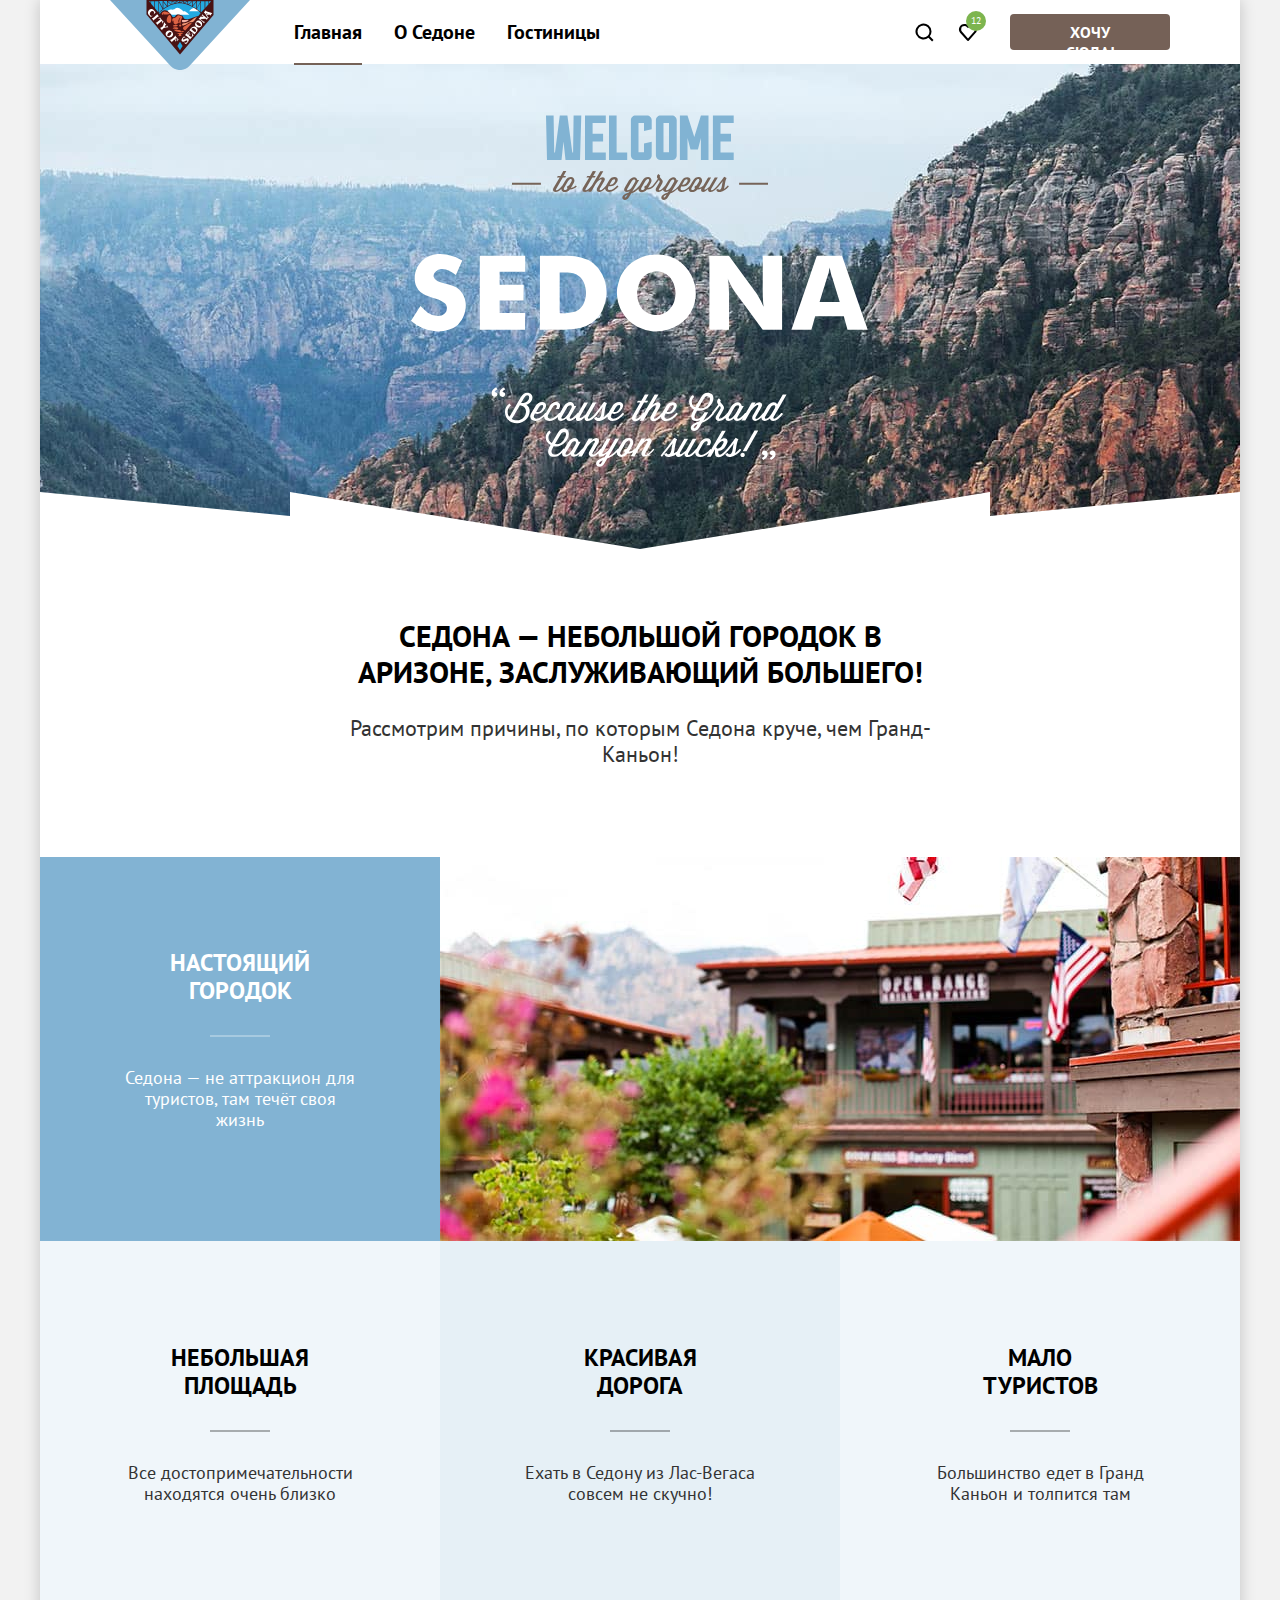
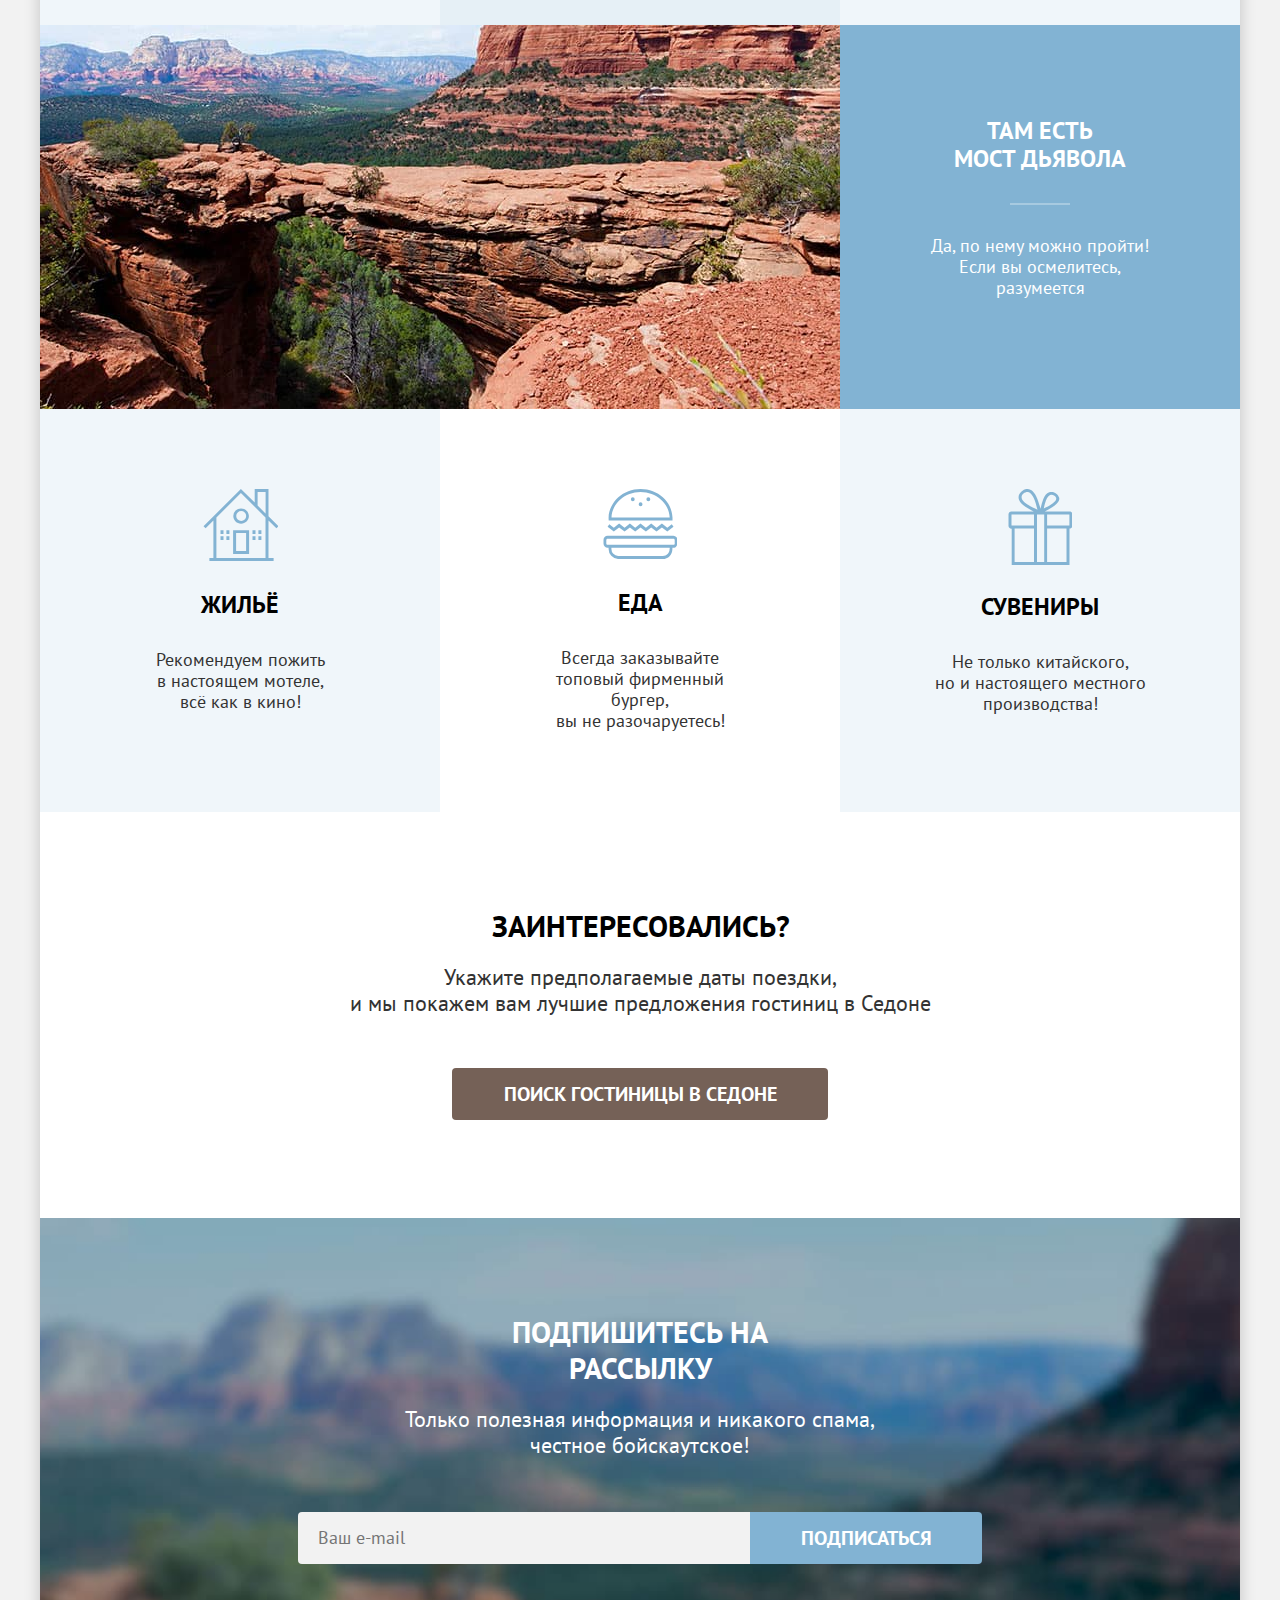
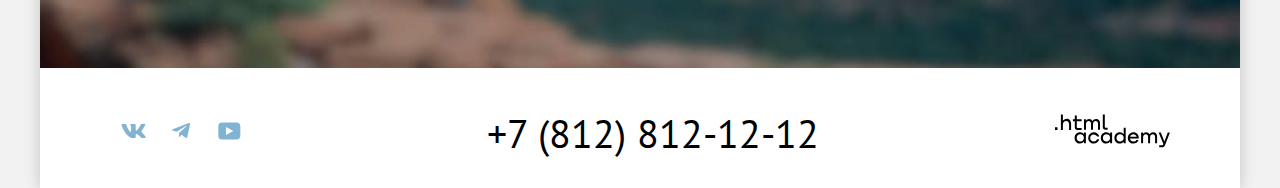
<file: index.html>
<!DOCTYPE html>
<html lang="ru">

  <head>
    <meta charset="utf-8">
    <title>Главная страница</title>
    <link rel="stylesheet" href="styles/styles.css">
    <link rel="icon" href="favicon.ico">
    <link rel="icon" type="image/png" sizes="32x32" href="images/favicon.png">
  </head>

  <body class="page__body">
    <div class="page__body-container">
      <header class="page__header">
        <nav class="navigation container">
          <a class="navigation__logo-link">
            <img class="navigation__logo-img" src="images/logo.svg" width="140" height="70" alt="Логотип сайта Sedona.">
          </a>
          <ul class="navigation__list">
            <li class="navigation__item">
              <a class="navigation__link navigation__link--active" href="#">Главная</a>
            </li>
            <li class="navigation__item">
              <a class="navigation__link" href="#">О Седоне</a>
            </li>
            <li class="navigation__item">
              <a class="navigation__link" href="catalog.html">Гостиницы</a>
            </li>
          </ul>

          <ul class="navigation__user-menu user-menu">
            <li class="user-menu__item">
              <a class="user-menu__link" href="#">
                <svg class="user-menu__link-icon" aria-hidden="true" focusable="false" width="20" height="20"
                  viewBox="0 0 20 20" fill="currentColor" xmlns="http://www.w3.org/2000/svg">
                  <path
                    d="m19.5 18-3.7-3.7a8 8 0 0 0 1.7-4.8 8 8 0 1 0-3.1 6.3l3.7 3.7 1.4-1.5Zm-10-2.5a6 6 0 0 1-6-6 6 6 0 0 1 12 0 6 6 0 0 1-6 6Z" />
                </svg>
                <span class="visually-hidden">Поиск.</span>
              </a>
            </li>
            <li class="user-menu__item">
              <a class="user-menu__link" href="#">
                <svg class="user-menu__link-icon" aria-hidden="true" focusable="false" width="20" height="20"
                  viewBox="0 0 20 20" fill="currentColor" xmlns="http://www.w3.org/2000/svg">
                  <path
                    d="M9.9 19a1 1 0 0 1-.8-.4l-7-7.9A5.4 5.4 0 0 1 6.5 2C7.8 2 9 2.5 10 3.3a5.5 5.5 0 0 1 9 4.1c0 1.3-.5 2.5-1.3 3.4l-7 7.9c-.2.2-.4.3-.8.3Zm-6-9.5 6.1 6.9 6.2-7c.5-.5.7-1.2.7-2 0-1.8-1.5-3.3-3.3-3.3-1 0-2 .5-2.7 1.3-.3.3-.6.4-.9.4-.3 0-.6-.2-.8-.4a3.7 3.7 0 0 0-2.7-1.3 3.3 3.3 0 0 0-3.3 3.3c-.1.9.3 1.6.7 2.1-.1 0-.1 0 0 0Z" />
                </svg>
                <span class="visually-hidden">Избранные гостиницы.</span>
                <span class="user-menu__favorite-counter">12</span>
              </a>
            </li>
            <li class="user-menu__item">
              <a class="user-menu__link-button button" href="#">Хочу сюда!</a>
            </li>
          </ul>
        </nav>
      </header>

      <main class="main__page">
        <section class="promo">
          <h1 class="visually-hidden">Сайт города Седона.</h1>
          <img class="promo__label" src="images/welcome.svg" width="458" height="352"
            alt="Приглашение для посещения города Седона.">
        </section>

        <section class="promo__inform">
          <p class="promo__inform-title title">Седона — небольшой городок в Аризоне, заслуживающий большего!</p>
          <p class="promo__inform-description">Рассмотрим причины, по которым Седона круче, чем Гранд-Каньон!</p>
        </section>

        <section class="advantages">
          <h2 class="visually-hidden">Причины почему стоит посетить город Седона.</h2>

          <div class="advantages__row">
            <div class="advantages__inform">
              <h3 class="advantages__title">Настоящий городок</h3>
              <p class="advantages__description">Седона — не аттракцион для туристов, там течёт своя жизнь</p>
            </div>
            <img class="advantages__img" src="images/sedona-town.jpg" width="800" height="384"
              alt="Настоящий городок Cедона.">
          </div>

          <ul class="advantages__list">
            <li class="advantages__item advantages__item--lighter">
              <h2 class="advantages__item-title">Небольшая площадь</h2>
              <p class="advantages__item-description">Все достопримечательности находятся очень близко</p>
            </li>
            <li class="advantages__item">
              <h2 class="advantages__item-title">Красивая дорога</h2>
              <p class="advantages__item-description">Ехать в Седону из Лас-Вегаса совсем не скучно!</p>
            </li>
            <li class="advantages__item advantages__item--lighter">
              <h2 class="advantages__item-title">Мало туристов</h2>
              <p class="advantages__item-description">Большинство едет в Гранд Каньон и толпится там</p>
            </li>
          </ul>

          <div class="advantages__row">
            <img class="advantages__img" src="images/devils-bridge.jpg" width="800" height="384"
              alt="Мост дьявола в седоне.">
            <div class="advantages__inform">
              <h3 class="advantages__title">Там есть <br> мост дьявола</h3>
              <p class="advantages__description">Да, по нему можно пройти! Если вы осмелитесь, разумеется</p>
            </div>
          </div>

          <ul class="advantages__list advantages__list--icon">
            <li class="advantages__item advantages__item--lighter advantages__item-housing">
              <h2 class="advantages__item-title">Жильё</h2>
              <p class="advantages__item-description">Рекомендуем пожить<br> в настоящем мотеле,<br> всё как в кино!</p>
            </li>
            <li class="advantages__item advantages__item-food advantages__item--white">
              <h2 class="advantages__item-title">Еда</h2>
              <p class="advantages__item-description">Всегда заказывайте<br> топовый фирменный бургер,<br> вы не
                разочаруетесь!</p>
            </li>
            <li class="advantages__item advantages__item--lighter advantages__item-souvenirs">
              <h2 class="advantages__item-title">Сувениры</h2>
              <p class="advantages__item-description">Не только китайского,<br> но и настоящего местного производства!</p>
            </li>
          </ul>
        </section>

        <section class="interests">
          <b class="interests__title title">Заинтересовались?</b>
          <p class="interests__description">Укажите предполагаемые даты поездки,<br> и мы покажем вам лучшие предложения
            гостиниц
            в
            Седоне</p>
          <a class="interests__link-button button" href="#">Поиск гостиницы в Седоне</a>
        </section>

        <section class="newsletter">
          <h2 class="newsletter__title title">Подпишитесь на рассылку</h2>
          <p class="newsletter__description">Только полезная информация и никакого спама, честное бойскаутское!</p>
          <form class="newsletter__form" action="https://echo.htmlacademy.ru/" method="post">
            <input class="newsletter__email" placeholder="Ваш e-mail" type="email" name="newsletter-email" required>
            <button class="button newsletter__button" type="submit">Подписаться</button>
          </form>
        </section>

      </main>

      <footer class="footer container">
        <div class="footer_wrapper">
          <section class="footer__social">
            <h2 class="visually-hidden">Ссылки на социальные сети.</h2>
            <ul class="footer__social-list">
              <li class="footer__social-item">
                <a class="footer__social-button footer__link" href="https://vk.com/htmlacademy">
                  <span class="visually-hidden">ВКонтакте.</span>
                  <svg class="footer__social-icon" width="48" height="40" fill="currentColor"
                    xmlns="http://www.w3.org/2000/svg">
                    <path fill-rule="evenodd" clip-rule="evenodd"
                      d="M35.1 14c.2-.6 0-1-.8-1h-2.6c-.7 0-1 .3-1.1.7 0 0-1.4 3.2-3.3 5.3-.6.6-.9.8-1.2.8-.2 0-.4-.2-.4-.7v-5.2c0-.6-.2-.9-.8-.9h-4c-.5 0-.8.3-.8.6 0 .6 1 .8 1 2.5V20c0 .8 0 1-.4 1-.9 0-3-3.2-4.3-6.9-.3-.7-.5-1-1.2-1h-2.6c-.8 0-1 .3-1 .7 0 .7 1 4.1 4.2 8.6 2.2 3 5.2 4.7 8 4.7 1.7 0 1.9-.4 1.9-1v-2.3c0-.8.2-.9.7-.9.4 0 1 .2 2.6 1.7 1.8 1.7 2 2.5 3 2.5h2.7c.7 0 1.1-.4 1-1.1-.3-.7-1.2-1.8-2.3-3L31.6 21c-.4-.5-.3-.7 0-1.1 0 0 3.2-4.4 3.5-6Z" />
                  </svg>
                </a>
              </li>
              <li class="footer__social-item">
                <a class="footer__social-button footer__link" href="https://t.me/htmlacademy">
                  <span class="visually-hidden">Телеграм.</span>
                  <svg class="footer__social-icon" width="48" height="40" fill="currentColor"
                    xmlns="http://www.w3.org/2000/svg">
                    <path
                      d="m31.8 12.1-16 6.1c-1 .5-1 1-.2 1.4l4.1 1.2 9.5-6c.5-.2.9 0 .5.2l-7.6 7-.3 4.2c.4 0 .6-.2.8-.4l2-2 4.1 3c.8.5 1.3.3 1.5-.6L33 13.4c.3-1.1-.4-1.6-1.1-1.3Z" />
                  </svg>
                </a>
              </li>
              <li class="footer__social-item">
                <a class="footer__social-button footer__link" href="https://www.youtube.com/user/htmlacademyru">
                  <span class="visually-hidden">Youtube.</span>
                  <svg class="footer__social-icon" width="48" height="40" viewBox="0 0 48 40" fill="currentColor"
                    xmlns="http://www.w3.org/2000/svg">
                    <path
                      d="M31.9402 11.5H16.5074C14.6467 11.5 13.3333 13.0938 13.3333 14.9V24.9937C13.3333 26.9062 14.6467 28.5 16.5074 28.5H32.1591C33.8009 28.5 35.3333 26.9062 35.3333 25.1V14.9C35.1143 13.0938 33.8009 11.5 31.9402 11.5ZM20.9949 24.0375V15.9625L28.3283 20L20.9949 24.0375Z" />
                  </svg>
                </a>
              </li>
            </ul>
          </section>

          <section class="footer__contacts">
            <h2 class="visually-hidden">Контакты.</h2>
            <a class="footer__contacts-phone footer__link" href="tel:+74956660166">+7 (812) 812-12-12</a>
          </section>

          <div class="footer__copyright">
            <h2 class="visually-hidden">HTML academy.</h2>
            <a class="footer__copyright-link footer__link" href="https://htmlacademy.ru/">
              <svg class="footer__copyright-logo" width="115" height="34" viewBox="0 0 115 34" fill="none"
                xmlns="http://www.w3.org/2000/svg">
                <path
                  d="M0 13.3v2.6h2.5v-2.6H0ZM11.6 4.9c-1.6 0-2.8.7-3.6 1.7h-.1V.4h-2v15.5h2v-5.3C7.9 8.5 9.2 7 11.2 7c1.8 0 2.9 1.4 2.9 3.2v5.7h2V9.8c.1-3-1.8-5-4.5-5ZM26.6 5.2h-4.8V1.5h-2v3.8h-1.9v2h1.9v6c0 1.7 1 2.7 2.7 2.7h4.1v-2h-3.7c-.7 0-1.1-.4-1.1-1.1V7.2h4.8v-2ZM41.1 5c-1.6 0-2.9.8-3.5 2h-.1a3.7 3.7 0 0 0-3.4-2c-1.4 0-2.5.8-3.1 1.8h-.1V5.2H29v10.6h2v-5.4c0-2 1-3.5 2.6-3.5 1.5 0 2.4 1 2.4 2.6v6.3h2v-5.6c0-2.4 1.4-3.3 2.6-3.3 1.5 0 2.4 1 2.4 2.6v6.3h2V9.3c.1-2.5-1.4-4.3-3.9-4.3ZM47.8 13c0 1.8 1 2.8 2.8 2.8h2v-2h-1.7c-.7 0-1.1-.4-1.1-1.1V.4h-2V13ZM28.9 20a4.9 4.9 0 0 0-3.9-1.7c-3.1 0-5.4 2.3-5.4 5.6s2.3 5.6 5.4 5.6c1.8 0 3-.8 3.8-2h.1v1.7h2V18.6h-2V20Zm-3.6 7.5a3.5 3.5 0 0 1-3.6-3.6c0-2 1.4-3.6 3.6-3.6s3.6 1.6 3.6 3.6c0 1.9-1.4 3.6-3.6 3.6ZM44.2 22.4c-.5-2.4-2.6-4.1-5.4-4.1a5.4 5.4 0 0 0-5.6 5.6c0 3 2.2 5.6 5.6 5.6 2.8 0 4.9-1.8 5.4-4.2h-2.1a3.4 3.4 0 0 1-3.3 2.3 3.5 3.5 0 0 1-3.6-3.6c0-2 1.4-3.6 3.6-3.6 1.6 0 2.8 1 3.3 2.2h2.1v-.2ZM55.1 20a4.9 4.9 0 0 0-3.9-1.7c-3.1 0-5.4 2.3-5.4 5.6s2.3 5.6 5.4 5.6c1.8 0 3-.8 3.8-2h.1v1.7h2V18.6h-2V20Zm-3.6 7.5a3.5 3.5 0 0 1-3.6-3.6c0-2 1.4-3.6 3.6-3.6s3.6 1.6 3.6 3.6c0 1.9-1.5 3.6-3.6 3.6ZM68.7 20.2a5 5 0 0 0-3.9-2c-3.1 0-5.4 2.4-5.4 5.7 0 3.3 2.2 5.6 5.4 5.6 1.7 0 3-.8 3.8-1.8h.1v1.5h2V13.8h-2v6.4Zm-3.6 7.3a3.5 3.5 0 0 1-3.6-3.6c0-2 1.4-3.6 3.6-3.6s3.6 1.6 3.6 3.6c-.1 2-1.5 3.6-3.6 3.6ZM78.3 18.3a5.4 5.4 0 0 0-5.5 5.6c0 3 2.1 5.6 5.5 5.6 2.5 0 4.5-1.3 5.2-3.6h-2.1c-.5 1-1.6 1.6-3 1.6-1.9 0-3.3-1.3-3.4-3h8.8c.2-3.5-2-6.2-5.5-6.2Zm0 1.9c1.7 0 3 1 3.3 2.6h-6.5a3.2 3.2 0 0 1 3.2-2.6ZM98.2 18.3a4 4 0 0 0-3.6 2h-.1c-.6-1.2-1.8-2-3.4-2-1.4 0-2.5.7-3.1 1.8v-1.5h-1.9v10.6h2v-5.4c0-2 1-3.4 2.6-3.5 1.5 0 2.4 1 2.4 2.6v6.3h2v-5.6c0-2.4 1.4-3.3 2.6-3.3 1.5 0 2.4 1 2.4 2.6v6.3h2v-6.5c.1-2.6-1.4-4.4-3.9-4.4ZM109.4 27.4l-3.6-9h-2.2l4.8 11.7c-.3.9-.7 1.2-1.7 1.2h-2.5v2h2.5c1.8 0 2.8-.8 3.5-2.6l4.7-12.2h-2.1l-3.4 8.9Z" />
              </svg>
            </a>
          </div>
        </div>
      </footer>

      <div class="modal-container modal-container--close">
        <section class="modal modal-booking">
          <h2 class="modal__title">Поиск гостиницы в Седоне</h2>
          <button class="modal__close-button" type="button">
            <span class="visually-hidden">Закрыть.</span>
            <svg class="modal__close-button-icon" width="20" height="20" viewBox="0 0 21 21" fill="none"
              xmlns="http://www.w3.org/2000/svg">
              <path
                d="m17.5 4.8-1.3-1.3-5.7 5.7-5.7-5.7-1.3 1.3 5.7 5.7-5.7 5.7 1.3 1.3 5.7-5.7 5.7 5.7 1.3-1.3-5.7-5.7 5.7-5.7Z"
                fill="#000" />
            </svg>
          </button>

          <form class="modal__form-booking form-booking" action="https://echo.htmlacademy.ru/" method="post">
            <div class="form-booking__field">
              <label class="form-booking__label" for="booking__arrival-date">Дата заезда:</label>
              <div class="form-booking__group-date">
                <input class="form-booking_input form-booking_input-date form-booking_date-input-date--arrival"
                  type="text" name="booking__arrival-date" id="booking__arrival-date" value="27 апреля 2020"
                  aria-label="27 апреля 2020" placeholder="Укажите дату">
                <span class="form-booking__info form-booking__info--warning">Мы не можем отправить вас в прошлое</span>
              </div>
            </div>

            <div class="form-booking__field">
              <label class="form-booking__label" for="booking__departure-date">Дата выезда:</label>
              <div class="form-booking__group-date">
                <input class="form-booking_input form-booking_input-date form-booking_input-date--departure" type="text"
                  name="booking__departure-date" id="booking__departure-date" value="1 сентября 2023"
                  aria-label="1 сентября 2023" placeholder="Укажите дату">
                <span class="form-booking__info">На эти даты есть свободные номера. Пока есть.</span>
              </div>
            </div>

            <div class="form-booking__field">
              <div class="form-booking__field-box">
                <label class="form-booking__label" for="counter-adult">Взрослые:</label>

                <div class="form-booking__field-counter">
                  <button class="form-booking__counter-button form-booking__counter-button--adult-minus" type="button">
                    <span class="visually-hidden">Уменьшить количество взрослых.</span>

                    <svg class="form-booking__icon form-booking__icon--minus" width="20" height="20" viewBox="0 0 21 20"
                      fill="currentColor" xmlns="http://www.w3.org/2000/svg">
                      <path d="M3.39282 9V11H17.3928V9H3.39282Z" />
                    </svg>

                  </button>
                  <input class="form-booking_input form-booking_input-counter form-booking_input-counter--adult"
                    id="counter-adult" name="counter-adult" type="number" value="2">
                  <button class="form-booking__counter-button form-booking__counter-button--adult-plus" type="button">
                    <span class="visually-hidden">Увеличить количество взрослых.</span>
                    <svg class="form-booking__icon form-booking__icon--plus" width="20" height="20" viewBox="0 0 20 20"
                      fill="currentColor" xmlns="http://www.w3.org/2000/svg">
                      <path d="M17 9H11V3H9V9H3V11H9V17H11V11H17V9Z" />
                    </svg>
                  </button>
                </div>
              </div>

              <div class="form-booking__field-box form-booking__field-box--tooltip">
                <label class="form-booking__label form-booking__label--tooltip" for="counter-children">Дети:</label>
                <div class="form-booking__tooltip tooltip">
                  <button class="tooltip__button" type="button">
                    <span class="visually-hidden">Укажите количество детей, которые будут с вами, возраст которых от 6
                      до 18 лет. Дети до 6 лет размещаются бесплатно.</span>
                  </button>
                  <div class="tooltip__box">
                    <span class="tooltip__text">Укажите количество детей, которые будут с вами, возраст которых от 6 до
                      18 лет. Дети до 6 лет размещаются бесплатно.</span>
                  </div>
                </div>

                <div class="form-booking__field-counter">
                  <button class="form-booking__counter-button form-booking__counter-button--children-minus"
                    type="button">
                    <span class="visually-hidden">Уменьшить количество детей.</span>

                    <svg class="form-booking__icon form-booking__icon--minus" width="20" height="20" viewBox="0 0 21 20"
                      fill="currentColor" xmlns="http://www.w3.org/2000/svg">
                      <path d="M3.39282 9V11H17.3928V9H3.39282Z" />
                    </svg>
                  </button>
                  <input class="form-booking_input form-booking_input-counter form-booking_input-counter--children"
                    id="counter-children" name="counter-children" type="number" value="2">
                  <button class="form-booking__counter-button  form-booking__counter-button--children-plus"
                    type="button">
                    <span class="visually-hidden">Увеличить количество детей.</span>

                    <svg class="form-booking__icon form-booking__icon-plus" width="20" height="20" viewBox="0 0 20 20"
                      fill="currentColor" xmlns="http://www.w3.org/2000/svg">
                      <path d="M17 9H11V3H9V9H3V11H9V17H11V11H17V9Z" />
                    </svg>
                  </button>
                </div>
              </div>
            </div>
            <button class="button form-booking__button" type="submit">Найти</button>
          </form>
        </section>
      </div>
    </div>
  </body>

</html>
</file>
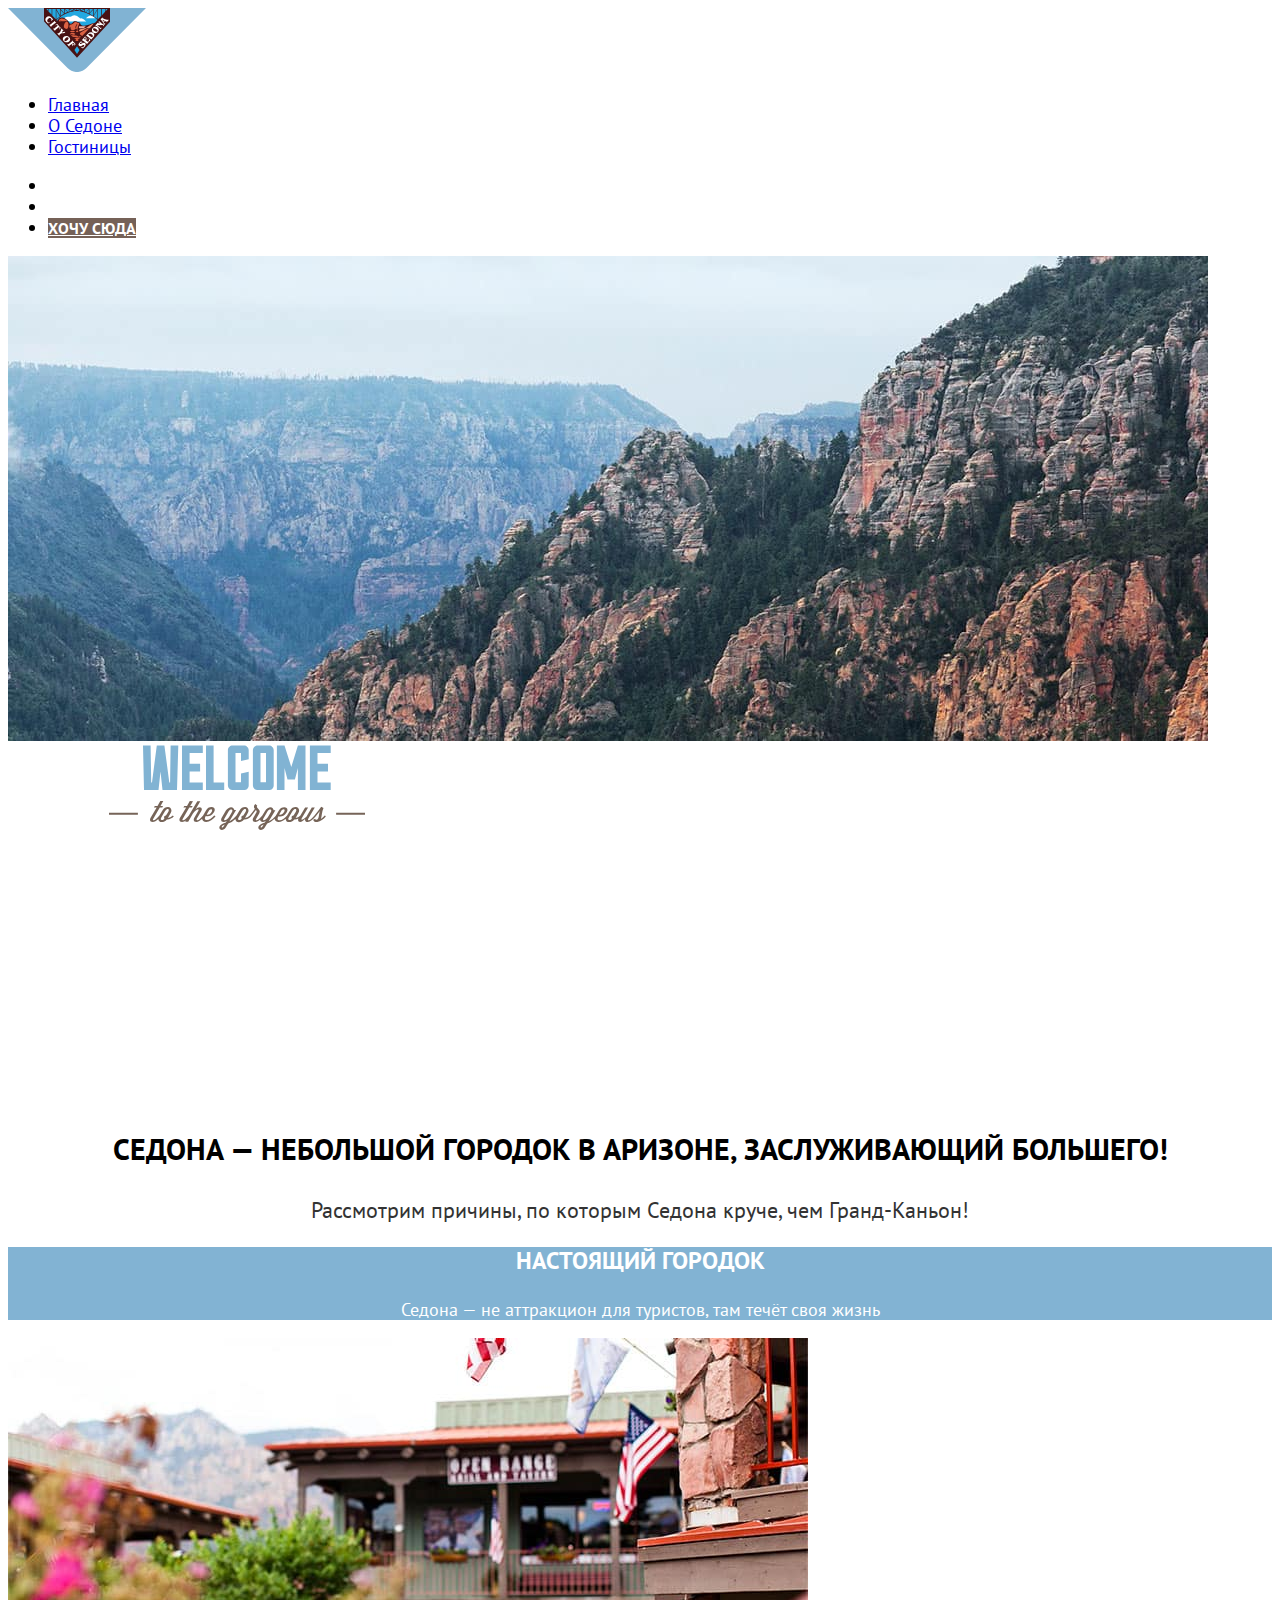
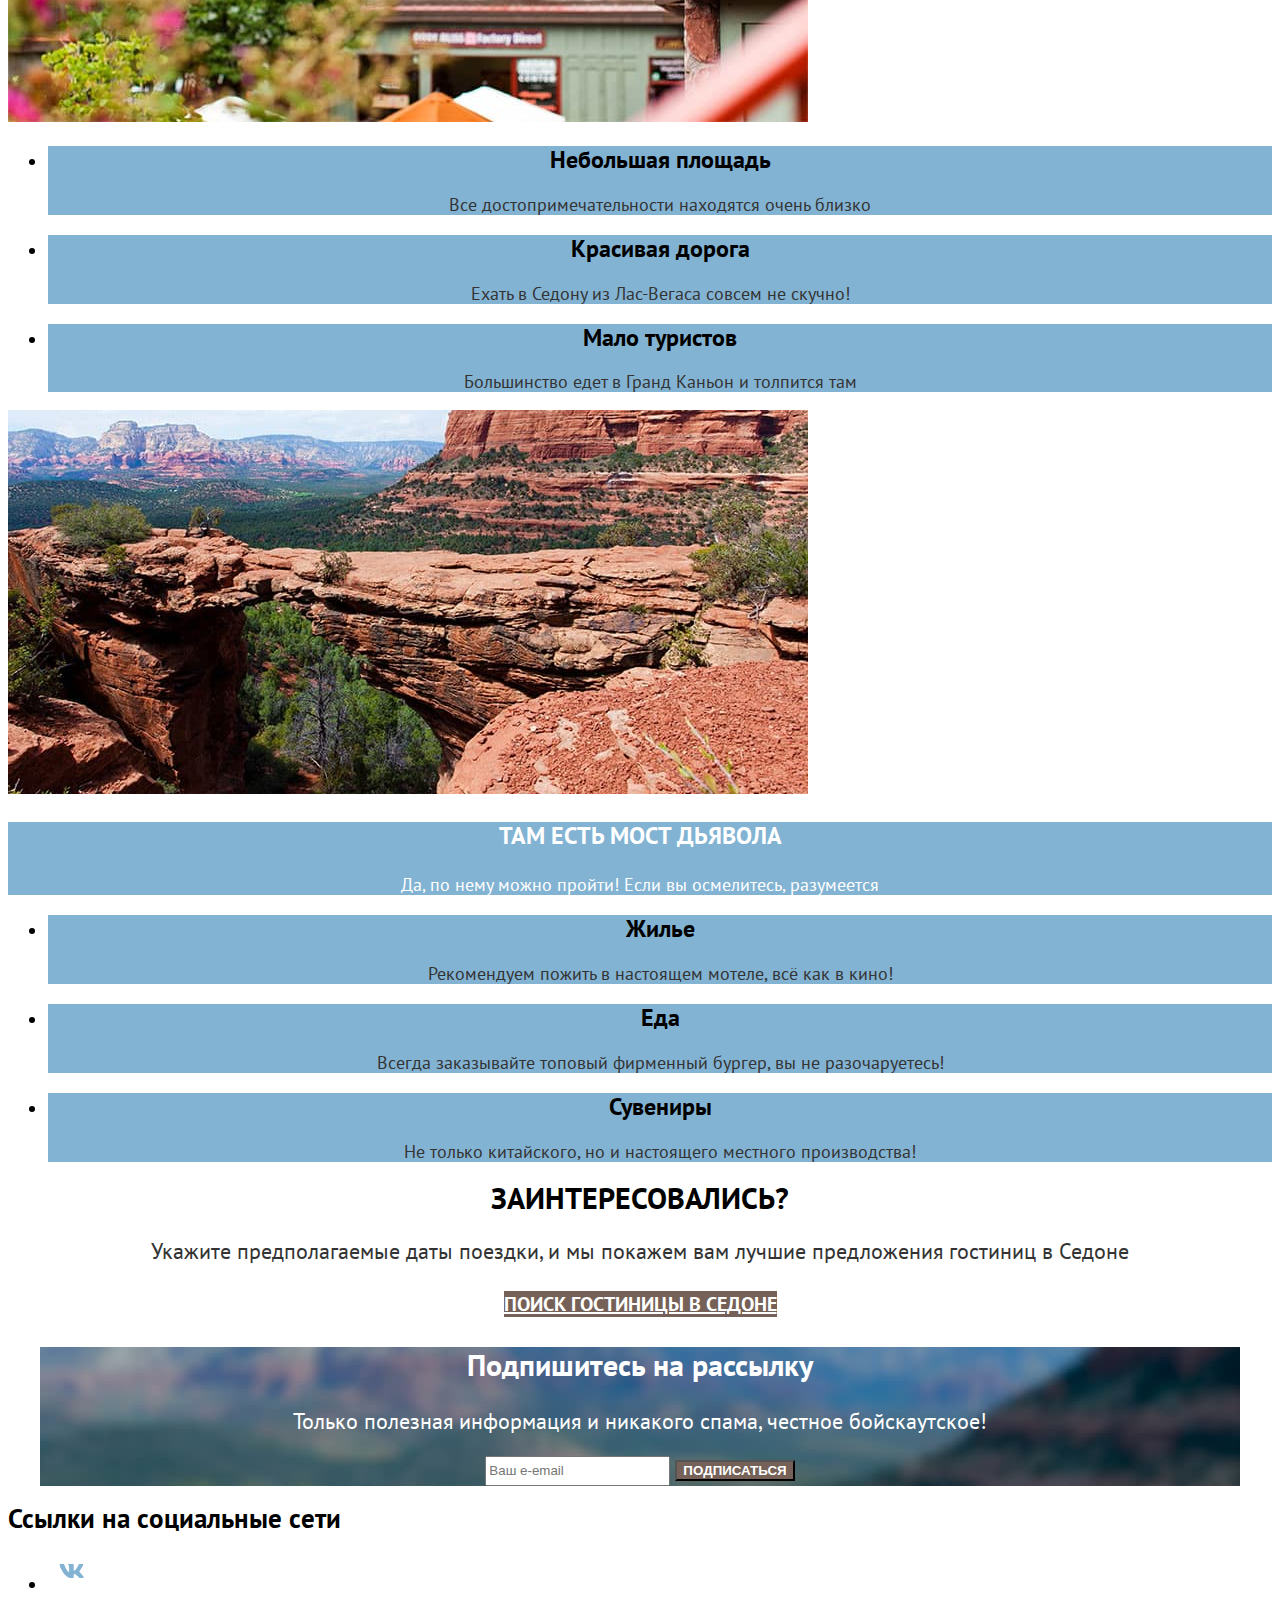
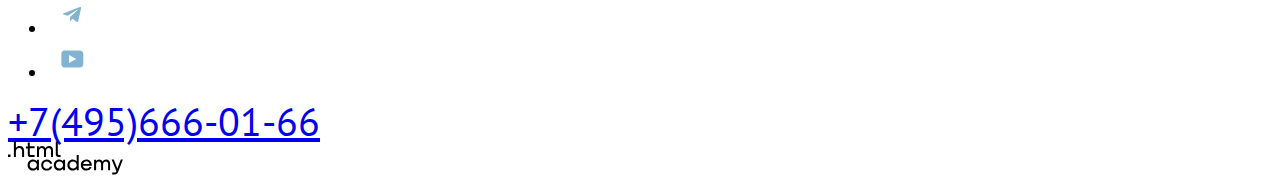
<file: 4/index.html>
<!DOCTYPE html>
<html lang="ru">

  <head>
    <meta charset="utf-8">
    <title>Главная страница</title>
    <link rel="stylesheet" href="styles/styles.css">
    <base href="https://htmlacademy-htmlcss.github.io/2200407-sedona-35/4/">
</head>

  <body class="page__body">
    <header class="page__header">
      <nav class="navigation">
        <a class="navigation__logo-link">
          <img class="navigation__logo-img" src="images/logo.svg" width="138" height="64" alt="Логотип сайта «Sedona»">
        </a>
        <ul class="navigation__list">
          <li class="navigation__item">
            <a class="navigation__link navigation__link--active" href="#">Главная</a>
          </li>
          <li class="navigation__item">
            <a class="navigation__link" href="#">О Седоне</a>
          </li>
          <li class="navigation__item">
            <a class="navigation__link" href="catalog.html">Гостиницы</a>
          </li>
        </ul>

        <ul class="navigation__user-menu user-menu">
          <li class="user-menu__item">
            <a class="user-menu__link" href="#">
              <span class="visually-hidden">Поиск</span>
            </a>
          </li>
          <li class="user-menu__item">
            <a class="user-menu__link" href="#">
              <span class="visually-hidden">Корзина</span>
            </a>
          </li>
          <li class="user-menu__item">
            <a class="user-menu__link-button button" href="#">Хочу сюда</a>
          </li>
        </ul>
      </nav>
    </header>

    <main class="main__page">
      <section class="promo">
        <h1 class="visually-hidden">Сайт города Седона</h1>
        <div class="promo__content">
          <img class="promo__img" src="images/mountains-sedona.jpg" width="1200" height="485" alt="Горы Cедоны">
          <img class="promo__label" src="images/welcome.svg" width="458" height="352"
            alt="Приглашение для посещения города Седона">
        </div>
      </section>

      <section class="promo__inform">
        <p class="promo__inform-title">Седона — небольшой городок в Аризоне, заслуживающий большего!</p>
        <p class="promo__inform-descr">Рассмотрим причины, по которым Седона круче, чем Гранд-Каньон!</p>
      </section>

      <section class="advantages">
        <h2 class="visually-hidden">Причины почему стоит посетить город Седона</h2>

        <div class="advantages__row">
          <div class="advantages__inform">
            <h3 class="advantages__title">Настоящий городок</h3>
            <p class="advantages__descr">Седона — не аттракцион для туристов, там течёт своя жизнь</p>
          </div>
          <img class="advantages__img" src="images/sedona-town.jpg" width="800" height="384"
            alt="Настоящий городок Cедона">
        </div>

        <ul class="advantages__list">
          <li class="advantages__item advantages__item--lighter">
            <h2 class="advantages__item-title">Небольшая площадь</h2>
            <p class="advantages__item-descr">Все достопримечательности находятся очень близко</p>
          </li>
          <li class="advantages__item">
            <h2 class="advantages__item-title">Красивая дорога</h2>
            <p class="advantages__item-descr">Ехать в Седону из Лас-Вегаса совсем не скучно!</p>
          </li>
          <li class="advantages__item advantages__item--lighter">
            <h2 class="advantages__item-title">Мало туристов</h2>
            <p class="advantages__item-descr">Большинство едет в Гранд Каньон и толпится там</p>
          </li>
        </ul>

        <div class="advantages__row">
          <img class="advantages__img" src="images/devils-bridge.jpg" width="800" height="384"
            alt="Мост дьявола в седоне">
          <div class="advantages__inform">
            <h3 class="advantages__title">Там есть мост дьявола</h3>
            <p class="advantages__descr">Да, по нему можно пройти! Если вы осмелитесь, разумеется</p>
          </div>
        </div>

        <ul class="advantages__list">
          <li class="advantages__item advantages__item-housing">
            <h2 class="advantages__item-title">Жилье</h2>
            <p class="advantages__item-descr">Рекомендуем пожить в настоящем мотеле, всё как в кино!</p>
          </li>
          <li class="advantages__item advantages__item-food advantages__item--lighter">
            <h2 class="advantages__item-title">Еда</h2>
            <p class="advantages__item-descr">Всегда заказывайте топовый фирменный бургер, вы не разочаруетесь!</p>
          </li>
          <li class="advantages__item advantages__item-souvenirs">
            <h2 class="advantages__item-title">Сувениры</h2>
            <p class="advantages__item-descr">Не только китайского, но и настоящего местного производства!</p>
          </li>
        </ul>
      </section>

      <section class="interests">
        <b class="interests__title">Заинтересовались?</b>
        <p class="interests__descr">Укажите предполагаемые даты поездки, и мы покажем вам лучшие предложения гостиниц в
          Седоне</p>
        <a class="interests__link-button button" href="#">Поиск гостиницы в Седоне</a>
      </section>

      <section class="newsletter">
        <h2 class="newsletter__title">Подпишитесь на рассылку</h2>
        <p class="newsletter__descr">Только полезная информация и никакого спама, честное бойскаутское!</p>
        <form class="newsletter__form" action="https://echo.htmlacademy.ru/" method="post">
          <input class="newsletter__email" placeholder="Ваш e-email" type="email" name="newsletter-email" required>
          <button class="button newsletter__button" type="submit">Подписаться</button>
        </form>
      </section>

    </main>

    <footer class="footer">
      <section class="footer__social">
        <h2 lass="visually-hidden">Ссылки на социальные сети</h2>
        <ul class="footer__social-list">
          <li class="footer__social-item">
            <a class="footer__social-button" href="#">
              <span class="visually-hidden">ВКонтакте</span>
              <svg width="48" height="40" fill="none" xmlns="http://www.w3.org/2000/svg">
                <path fill-rule="evenodd" clip-rule="evenodd"
                  d="M35.1 14c.2-.6 0-1-.8-1h-2.6c-.7 0-1 .3-1.1.7 0 0-1.4 3.2-3.3 5.3-.6.6-.9.8-1.2.8-.2 0-.4-.2-.4-.7v-5.2c0-.6-.2-.9-.8-.9h-4c-.5 0-.8.3-.8.6 0 .6 1 .8 1 2.5V20c0 .8 0 1-.4 1-.9 0-3-3.2-4.3-6.9-.3-.7-.5-1-1.2-1h-2.6c-.8 0-1 .3-1 .7 0 .7 1 4.1 4.2 8.6 2.2 3 5.2 4.7 8 4.7 1.7 0 1.9-.4 1.9-1v-2.3c0-.8.2-.9.7-.9.4 0 1 .2 2.6 1.7 1.8 1.7 2 2.5 3 2.5h2.7c.7 0 1.1-.4 1-1.1-.3-.7-1.2-1.8-2.3-3L31.6 21c-.4-.5-.3-.7 0-1.1 0 0 3.2-4.4 3.5-6Z"
                  fill="#83B3D3" />
              </svg>
            </a>
          </li>
          <li class="footer__social-item">
            <a class="footer__social-button" href="#">
              <span class="visually-hidden">Телеграм</span>
              <svg width="48" height="40" fill="none" xmlns="http://www.w3.org/2000/svg">
                <path
                  d="m31.8 12.1-16 6.1c-1 .5-1 1-.2 1.4l4.1 1.2 9.5-6c.5-.2.9 0 .5.2l-7.6 7-.3 4.2c.4 0 .6-.2.8-.4l2-2 4.1 3c.8.5 1.3.3 1.5-.6L33 13.4c.3-1.1-.4-1.6-1.1-1.3Z"
                  fill="#83B3D3" />
              </svg>
            </a>
          </li>
          <li class="footer__social-item">
            <a class="footer__social-button" href="#">
              <span class="visually-hidden">Ютюб</span>
              <svg width="48" height="40" viewBox="0 0 48 40" fill="none" xmlns="http://www.w3.org/2000/svg">
                <path
                  d="M31.9402 11.5H16.5074C14.6467 11.5 13.3333 13.0938 13.3333 14.9V24.9937C13.3333 26.9062 14.6467 28.5 16.5074 28.5H32.1591C33.8009 28.5 35.3333 26.9062 35.3333 25.1V14.9C35.1143 13.0938 33.8009 11.5 31.9402 11.5ZM20.9949 24.0375V15.9625L28.3283 20L20.9949 24.0375Z"
                  fill="#83B3D3" />
              </svg>
            </a>
          </li>
        </ul>
      </section>

      <section class="footer__contacts">
        <h2 class="visually-hidden">Контакты</h2>
        <a class="footer__contacts-phone" href="tel:+74956660166">+7(495)666-01-66</a>
      </section>

      <div class="footer__copyright">
        <h2 class="visually-hidden">HTML academy</h2>
        <a class="footer__copyright-link" href="#">
          <svg width="115" height="34" fill="none" xmlns="http://www.w3.org/2000/svg">
            <path
              d="M0 13.4V16h2.5v-2.6H0ZM11.6 5C10 5 8.8 5.7 8 6.7h-.1V.5h-2V16h2v-5.3c0-2.1 1.3-3.6 3.3-3.6 1.8 0 2.9 1.4 2.9 3.2V16h2V9.9c.1-3-1.8-4.9-4.5-4.9ZM26.6 5.3h-4.8V1.6h-2v3.8h-1.9v2h1.9v6c0 1.7 1 2.7 2.7 2.7h4.1v-2h-3.7c-.7 0-1.1-.4-1.1-1.1V7.3h4.8v-2ZM41.1 5.1c-1.6 0-2.9.8-3.5 2.1h-.1a3.7 3.7 0 0 0-3.4-2.1c-1.4 0-2.5.8-3.1 1.8h-.1V5.3H29v10.6h2v-5.4c0-2 1-3.5 2.6-3.5C35.1 7 36 8 36 9.6v6.3h2v-5.6C38 7.9 39.4 7 40.6 7 42.1 7 43 8 43 9.6v6.3h2V9.4c.1-2.5-1.4-4.3-3.9-4.3ZM47.8 13.2c0 1.7 1 2.7 2.8 2.7h2v-2h-1.7c-.7 0-1.1-.4-1.1-1.1V.5h-2v12.7ZM28.9 20.2a4.9 4.9 0 0 0-3.9-1.8c-3.1 0-5.4 2.3-5.4 5.6s2.3 5.6 5.4 5.6c1.8 0 3-.8 3.8-1.9h.1v1.6h2V18.7h-2v1.5Zm-3.6 7.4a3.5 3.5 0 0 1-3.6-3.6c0-2 1.4-3.6 3.6-3.6s3.6 1.6 3.6 3.6c0 1.9-1.4 3.6-3.6 3.6ZM44.2 22.5c-.5-2.4-2.6-4.1-5.4-4.1a5.4 5.4 0 0 0-5.6 5.6c0 3.1 2.2 5.6 5.6 5.6 2.8 0 4.9-1.8 5.4-4.2h-2.1a3.4 3.4 0 0 1-3.3 2.3 3.5 3.5 0 0 1-3.6-3.6c0-2 1.4-3.6 3.6-3.6 1.6 0 2.8 1 3.3 2.2h2.1v-.2ZM55.1 20.2a4.9 4.9 0 0 0-3.9-1.8c-3.1 0-5.4 2.3-5.4 5.6s2.3 5.6 5.4 5.6c1.8 0 3-.8 3.8-1.9h.1v1.6h2V18.7h-2v1.5Zm-3.6 7.4a3.5 3.5 0 0 1-3.6-3.6c0-2 1.4-3.6 3.6-3.6s3.6 1.6 3.6 3.6c0 1.9-1.5 3.6-3.6 3.6ZM68.7 20.3a5 5 0 0 0-3.9-1.9c-3.1 0-5.4 2.3-5.4 5.6s2.2 5.6 5.4 5.6c1.7 0 3-.8 3.8-1.8h.1v1.5h2V13.9h-2v6.4Zm-3.6 7.3a3.5 3.5 0 0 1-3.6-3.6c0-2 1.4-3.6 3.6-3.6s3.6 1.6 3.6 3.6c-.1 2-1.5 3.6-3.6 3.6ZM78.3 18.4a5.4 5.4 0 0 0-5.5 5.6c0 3 2.1 5.6 5.5 5.6 2.5 0 4.5-1.3 5.2-3.6h-2.1c-.5 1-1.6 1.6-3 1.6-1.9 0-3.3-1.3-3.4-2.9h8.8c.2-3.6-2-6.3-5.5-6.3Zm0 1.9c1.7 0 3 1 3.3 2.6h-6.5a3.2 3.2 0 0 1 3.2-2.6ZM98.2 18.4a4 4 0 0 0-3.6 2h-.1c-.6-1.2-1.8-2-3.4-2-1.4 0-2.5.7-3.1 1.8v-1.5h-1.9v10.6h2v-5.4c0-2 1-3.4 2.6-3.5 1.5 0 2.4 1 2.4 2.6v6.3h2v-5.6c0-2.4 1.4-3.3 2.6-3.3 1.5 0 2.4 1 2.4 2.6v6.3h2v-6.5c.1-2.6-1.4-4.4-3.9-4.4ZM109.4 27.5l-3.6-8.9h-2.2l4.8 11.6c-.3.9-.7 1.2-1.7 1.2h-2.5v2h2.5c1.8 0 2.8-.8 3.5-2.6l4.7-12.2h-2.1l-3.4 8.9Z"
              fill="#000" />
          </svg>
        </a>
      </div>
    </footer>
  </body>

</html>
</file>
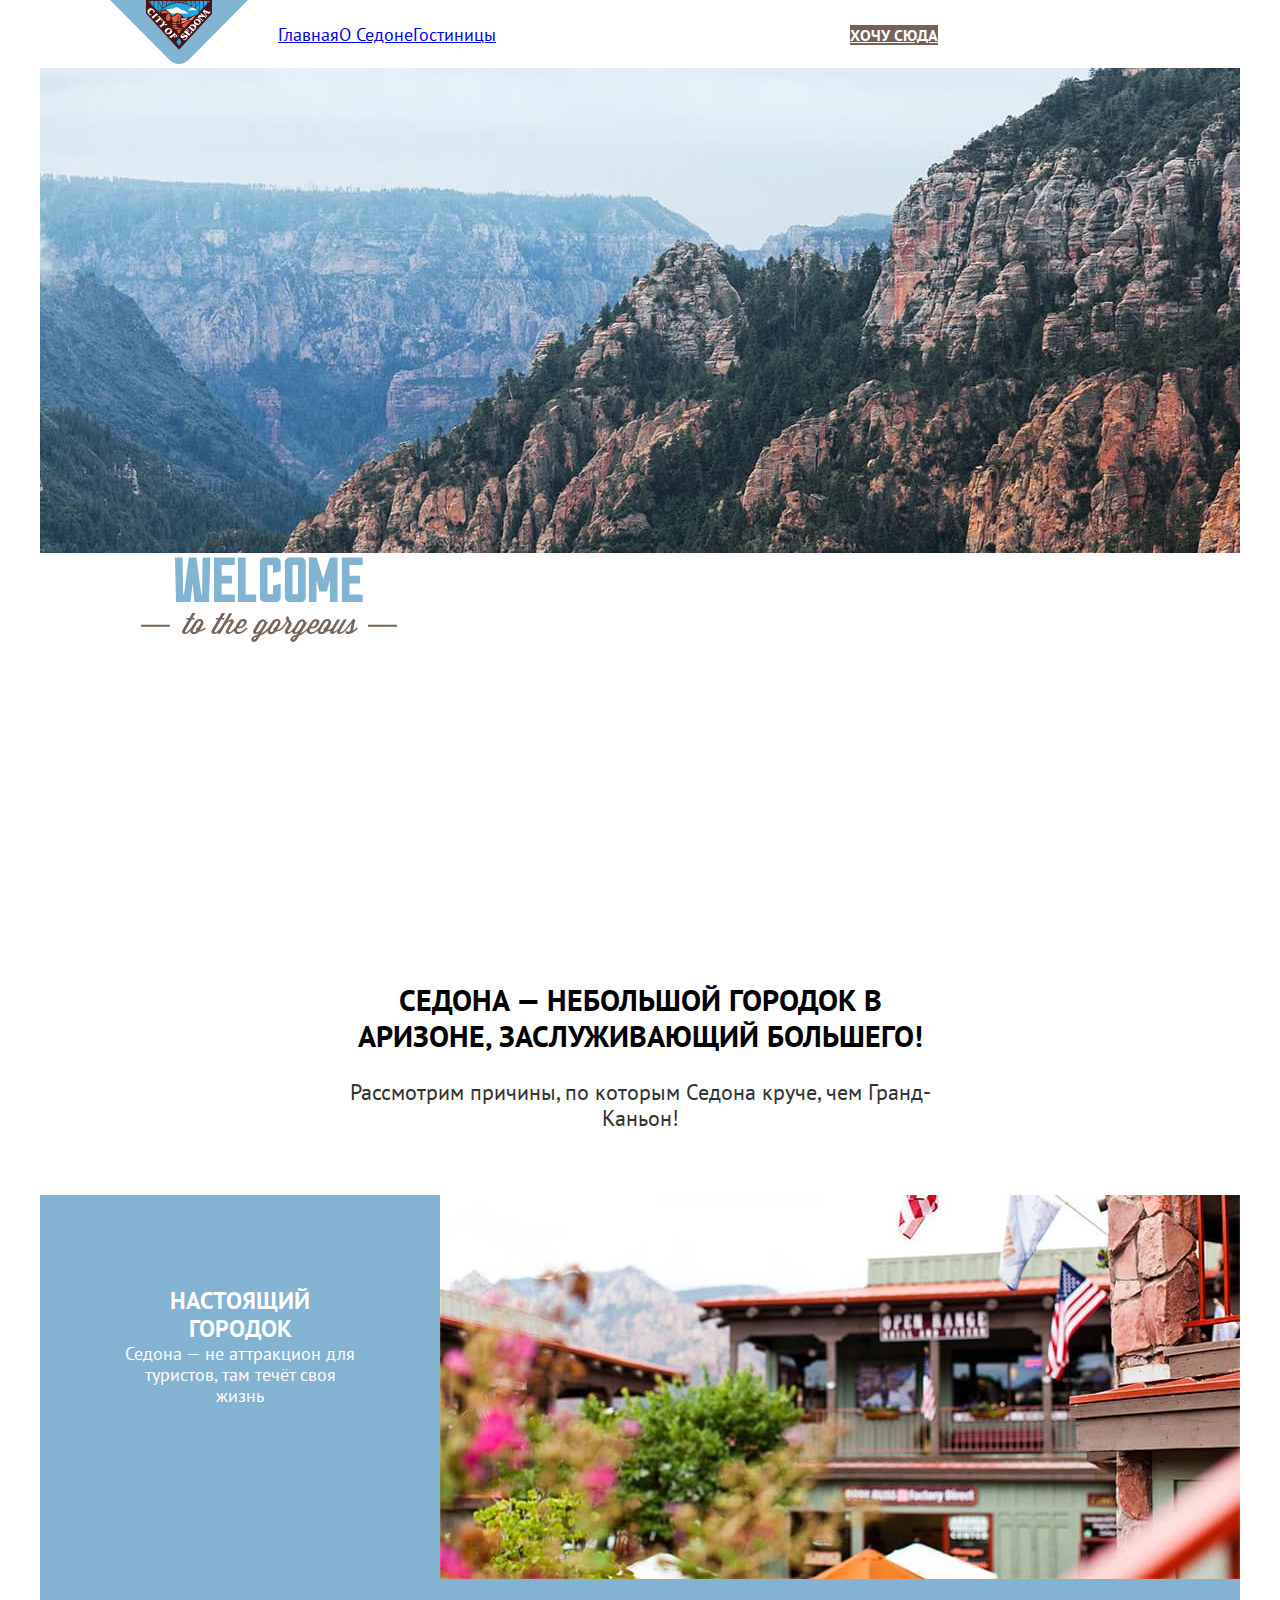
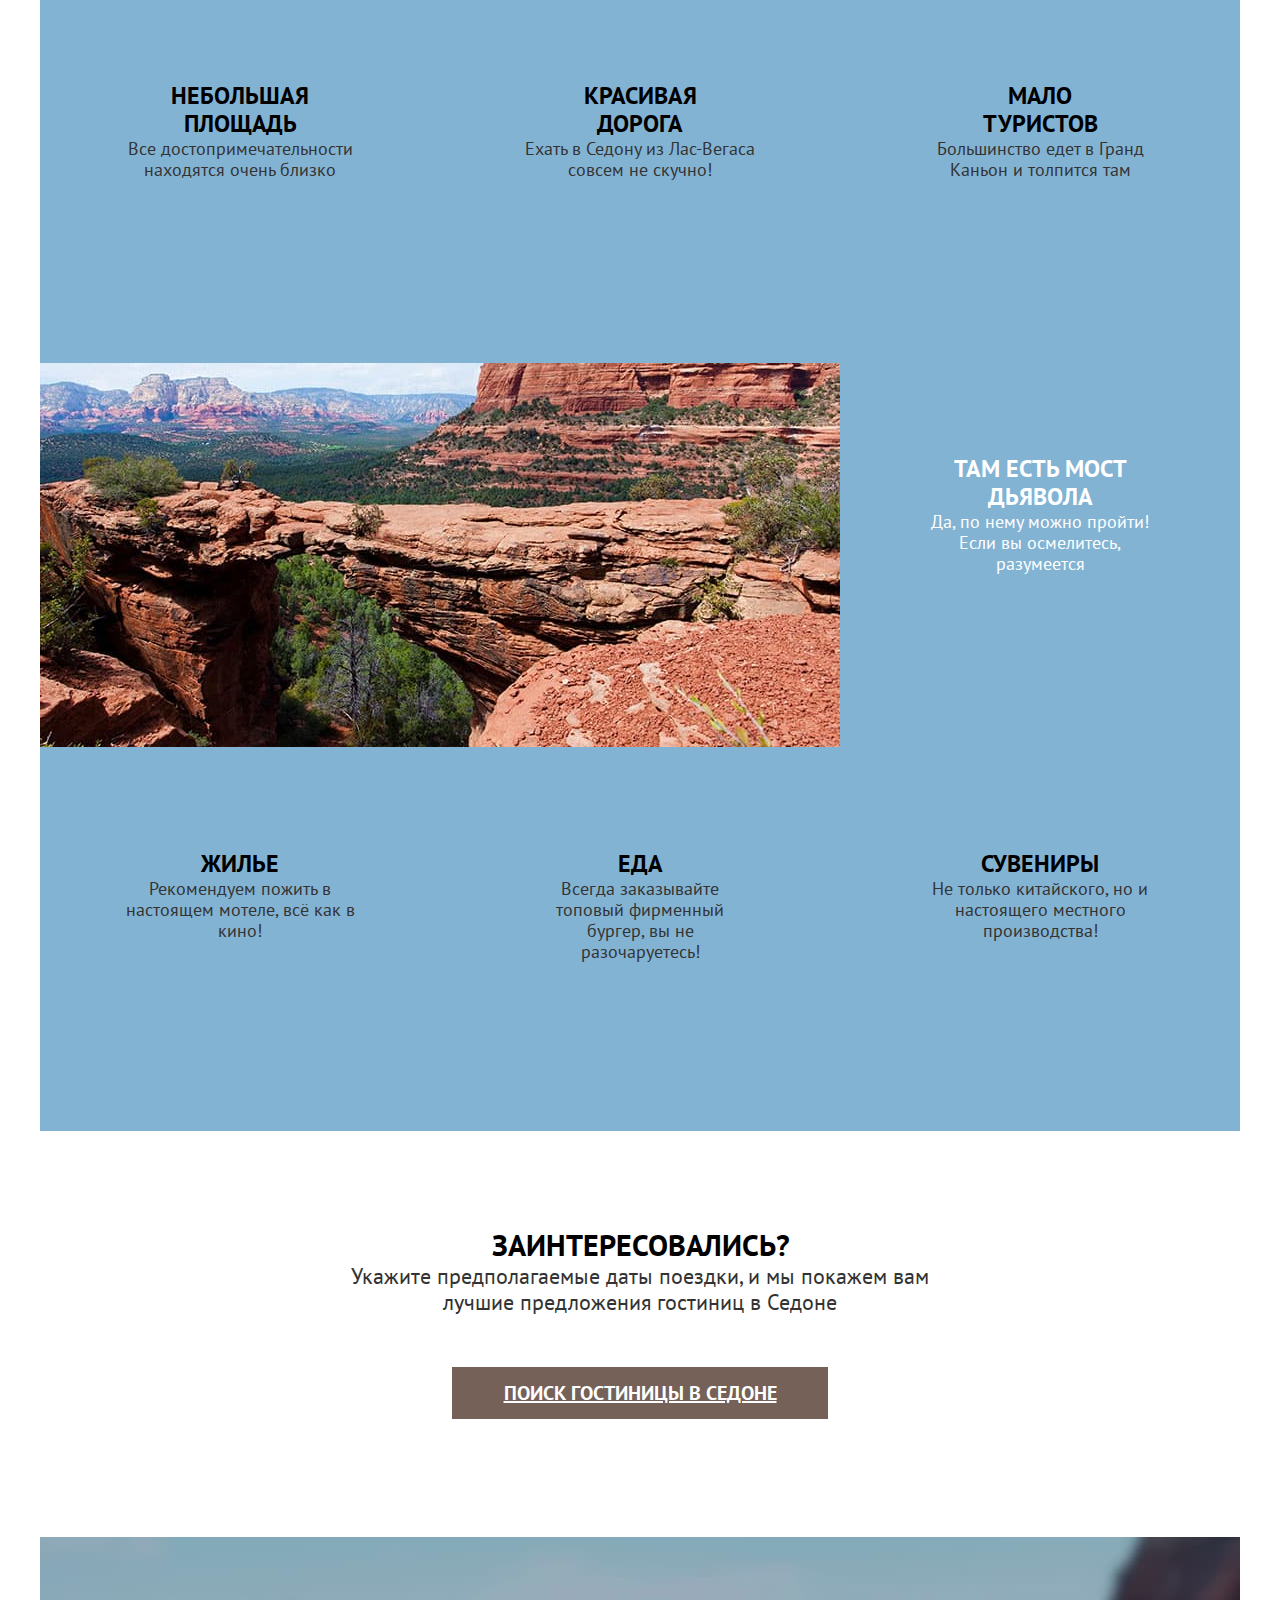
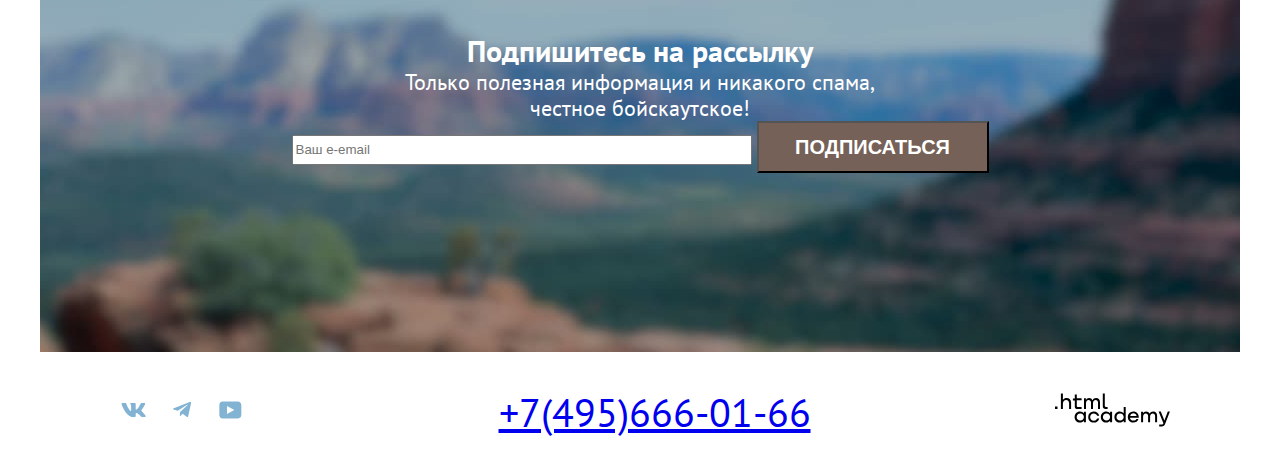
<file: 5/index.html>
<!DOCTYPE html>
<html lang="ru">

  <head>
    <meta charset="utf-8">
    <title>Главная страница</title>
    <link rel="stylesheet" href="styles/styles.css">
    <base href="https://htmlacademy-htmlcss.github.io/2200407-sedona-35/5/">
</head>

  <body class="page__body">
    <header class="page__header">
      <nav class="navigation container">
        <a class="navigation__logo-link">
          <img class="navigation__logo-img" src="images/logo.svg" width="138" height="64" alt="Логотип сайта «Sedona»">
        </a>
        <ul class="navigation__list">
          <li class="navigation__item">
            <a class="navigation__link navigation__link--active" href="#">Главная</a>
          </li>
          <li class="navigation__item">
            <a class="navigation__link" href="#">О Седоне</a>
          </li>
          <li class="navigation__item">
            <a class="navigation__link" href="catalog.html">Гостиницы</a>
          </li>
        </ul>

        <ul class="navigation__user-menu user-menu">
          <li class="user-menu__item">
            <a class="user-menu__link" href="#">
              <span class="visually-hidden">Поиск</span>
            </a>
          </li>
          <li class="user-menu__item">
            <a class="user-menu__link" href="#">
              <span class="visually-hidden">Корзина</span>
            </a>
          </li>
          <li class="user-menu__item">
            <a class="user-menu__link-button button" href="#">Хочу сюда</a>
          </li>
        </ul>
      </nav>
    </header>

    <main class="main__page">
      <section class="promo">
        <h1 class="visually-hidden">Сайт города Седона</h1>
        <div class="promo__content">
          <img class="promo__img" src="images/mountains-sedona.jpg" width="1200" height="485" alt="Горы Cедоны">
          <img class="promo__label" src="images/welcome.svg" width="458" height="352"
            alt="Приглашение для посещения города Седона">
        </div>
      </section>

      <section class="promo__inform">
        <p class="promo__inform-title title">Седона — небольшой городок в Аризоне, заслуживающий большего!</p>
        <p class="promo__inform-descr">Рассмотрим причины, по которым Седона круче, чем Гранд-Каньон!</p>
      </section>

      <section class="advantages">
        <h2 class="visually-hidden">Причины почему стоит посетить город Седона</h2>

        <div class="advantages__row">
          <div class="advantages__inform">
            <h3 class="advantages__title">Настоящий городок</h3>
            <p class="advantages__descr">Седона — не аттракцион для туристов, там течёт своя жизнь</p>
          </div>
          <img class="advantages__img" src="images/sedona-town.jpg" width="800" height="384"
            alt="Настоящий городок Cедона">
        </div>

        <ul class="advantages__list">
          <li class="advantages__item advantages__item--lighter">
            <h2 class="advantages__item-title">Небольшая площадь</h2>
            <p class="advantages__item-descr">Все достопримечательности находятся очень близко</p>
          </li>
          <li class="advantages__item">
            <h2 class="advantages__item-title">Красивая дорога</h2>
            <p class="advantages__item-descr">Ехать в Седону из Лас-Вегаса совсем не скучно!</p>
          </li>
          <li class="advantages__item advantages__item--lighter">
            <h2 class="advantages__item-title">Мало туристов</h2>
            <p class="advantages__item-descr">Большинство едет в Гранд Каньон и толпится там</p>
          </li>
        </ul>

        <div class="advantages__row">
          <img class="advantages__img" src="images/devils-bridge.jpg" width="800" height="384"
            alt="Мост дьявола в седоне">
          <div class="advantages__inform">
            <h3 class="advantages__title">Там есть мост дьявола</h3>
            <p class="advantages__descr">Да, по нему можно пройти! Если вы осмелитесь, разумеется</p>
          </div>
        </div>

        <ul class="advantages__list">
          <li class="advantages__item advantages__item-housing">
            <h2 class="advantages__item-title">Жилье</h2>
            <p class="advantages__item-descr">Рекомендуем пожить в настоящем мотеле, всё как в кино!</p>
          </li>
          <li class="advantages__item advantages__item-food advantages__item--lighter">
            <h2 class="advantages__item-title">Еда</h2>
            <p class="advantages__item-descr">Всегда заказывайте топовый фирменный бургер, вы не разочаруетесь!</p>
          </li>
          <li class="advantages__item advantages__item-souvenirs">
            <h2 class="advantages__item-title">Сувениры</h2>
            <p class="advantages__item-descr">Не только китайского, но и настоящего местного производства!</p>
          </li>
        </ul>
      </section>

      <section class="interests">
        <b class="interests__title title">Заинтересовались?</b>
        <p class="interests__descr">Укажите предполагаемые даты поездки, и мы покажем вам лучшие предложения гостиниц в
          Седоне</p>
        <a class="interests__link-button button" href="#">Поиск гостиницы в Седоне</a>
      </section>

      <section class="newsletter">
        <h2 class="newsletter__title title">Подпишитесь на рассылку</h2>
        <p class="newsletter__descr">Только полезная информация и никакого спама, честное бойскаутское!</p>
        <form class="newsletter__form" action="https://echo.htmlacademy.ru/" method="post">
          <input class="newsletter__email" placeholder="Ваш e-email" type="email" name="newsletter-email" required>
          <button class="button newsletter__button" type="submit">Подписаться</button>
        </form>
      </section>

    </main>

    <footer class="footer container">
      <section class="footer__social">
        <h2 class="visually-hidden">Ссылки на социальные сети</h2>
        <ul class="footer__social-list">
          <li class="footer__social-item">
            <a class="footer__social-button" href="#">
              <span class="visually-hidden">ВКонтакте</span>
              <svg width="48" height="40" fill="none" xmlns="http://www.w3.org/2000/svg">
                <path fill-rule="evenodd" clip-rule="evenodd"
                  d="M35.1 14c.2-.6 0-1-.8-1h-2.6c-.7 0-1 .3-1.1.7 0 0-1.4 3.2-3.3 5.3-.6.6-.9.8-1.2.8-.2 0-.4-.2-.4-.7v-5.2c0-.6-.2-.9-.8-.9h-4c-.5 0-.8.3-.8.6 0 .6 1 .8 1 2.5V20c0 .8 0 1-.4 1-.9 0-3-3.2-4.3-6.9-.3-.7-.5-1-1.2-1h-2.6c-.8 0-1 .3-1 .7 0 .7 1 4.1 4.2 8.6 2.2 3 5.2 4.7 8 4.7 1.7 0 1.9-.4 1.9-1v-2.3c0-.8.2-.9.7-.9.4 0 1 .2 2.6 1.7 1.8 1.7 2 2.5 3 2.5h2.7c.7 0 1.1-.4 1-1.1-.3-.7-1.2-1.8-2.3-3L31.6 21c-.4-.5-.3-.7 0-1.1 0 0 3.2-4.4 3.5-6Z"
                  fill="#83B3D3" />
              </svg>
            </a>
          </li>
          <li class="footer__social-item">
            <a class="footer__social-button" href="#">
              <span class="visually-hidden">Телеграм</span>
              <svg width="48" height="40" fill="none" xmlns="http://www.w3.org/2000/svg">
                <path
                  d="m31.8 12.1-16 6.1c-1 .5-1 1-.2 1.4l4.1 1.2 9.5-6c.5-.2.9 0 .5.2l-7.6 7-.3 4.2c.4 0 .6-.2.8-.4l2-2 4.1 3c.8.5 1.3.3 1.5-.6L33 13.4c.3-1.1-.4-1.6-1.1-1.3Z"
                  fill="#83B3D3" />
              </svg>
            </a>
          </li>
          <li class="footer__social-item">
            <a class="footer__social-button" href="#">
              <span class="visually-hidden">Ютюб</span>
              <svg width="48" height="40" viewBox="0 0 48 40" fill="none" xmlns="http://www.w3.org/2000/svg">
                <path
                  d="M31.9402 11.5H16.5074C14.6467 11.5 13.3333 13.0938 13.3333 14.9V24.9937C13.3333 26.9062 14.6467 28.5 16.5074 28.5H32.1591C33.8009 28.5 35.3333 26.9062 35.3333 25.1V14.9C35.1143 13.0938 33.8009 11.5 31.9402 11.5ZM20.9949 24.0375V15.9625L28.3283 20L20.9949 24.0375Z"
                  fill="#83B3D3" />
              </svg>
            </a>
          </li>
        </ul>
      </section>

      <section class="footer__contacts">
        <h2 class="visually-hidden">Контакты</h2>
        <a class="footer__contacts-phone" href="tel:+74956660166">+7(495)666-01-66</a>
      </section>

      <div class="footer__copyright">
        <h2 class="visually-hidden">HTML academy</h2>
        <a class="footer__copyright-link" href="#">
          <svg width="115" height="34" fill="none" xmlns="http://www.w3.org/2000/svg">
            <path
              d="M0 13.4V16h2.5v-2.6H0ZM11.6 5C10 5 8.8 5.7 8 6.7h-.1V.5h-2V16h2v-5.3c0-2.1 1.3-3.6 3.3-3.6 1.8 0 2.9 1.4 2.9 3.2V16h2V9.9c.1-3-1.8-4.9-4.5-4.9ZM26.6 5.3h-4.8V1.6h-2v3.8h-1.9v2h1.9v6c0 1.7 1 2.7 2.7 2.7h4.1v-2h-3.7c-.7 0-1.1-.4-1.1-1.1V7.3h4.8v-2ZM41.1 5.1c-1.6 0-2.9.8-3.5 2.1h-.1a3.7 3.7 0 0 0-3.4-2.1c-1.4 0-2.5.8-3.1 1.8h-.1V5.3H29v10.6h2v-5.4c0-2 1-3.5 2.6-3.5C35.1 7 36 8 36 9.6v6.3h2v-5.6C38 7.9 39.4 7 40.6 7 42.1 7 43 8 43 9.6v6.3h2V9.4c.1-2.5-1.4-4.3-3.9-4.3ZM47.8 13.2c0 1.7 1 2.7 2.8 2.7h2v-2h-1.7c-.7 0-1.1-.4-1.1-1.1V.5h-2v12.7ZM28.9 20.2a4.9 4.9 0 0 0-3.9-1.8c-3.1 0-5.4 2.3-5.4 5.6s2.3 5.6 5.4 5.6c1.8 0 3-.8 3.8-1.9h.1v1.6h2V18.7h-2v1.5Zm-3.6 7.4a3.5 3.5 0 0 1-3.6-3.6c0-2 1.4-3.6 3.6-3.6s3.6 1.6 3.6 3.6c0 1.9-1.4 3.6-3.6 3.6ZM44.2 22.5c-.5-2.4-2.6-4.1-5.4-4.1a5.4 5.4 0 0 0-5.6 5.6c0 3.1 2.2 5.6 5.6 5.6 2.8 0 4.9-1.8 5.4-4.2h-2.1a3.4 3.4 0 0 1-3.3 2.3 3.5 3.5 0 0 1-3.6-3.6c0-2 1.4-3.6 3.6-3.6 1.6 0 2.8 1 3.3 2.2h2.1v-.2ZM55.1 20.2a4.9 4.9 0 0 0-3.9-1.8c-3.1 0-5.4 2.3-5.4 5.6s2.3 5.6 5.4 5.6c1.8 0 3-.8 3.8-1.9h.1v1.6h2V18.7h-2v1.5Zm-3.6 7.4a3.5 3.5 0 0 1-3.6-3.6c0-2 1.4-3.6 3.6-3.6s3.6 1.6 3.6 3.6c0 1.9-1.5 3.6-3.6 3.6ZM68.7 20.3a5 5 0 0 0-3.9-1.9c-3.1 0-5.4 2.3-5.4 5.6s2.2 5.6 5.4 5.6c1.7 0 3-.8 3.8-1.8h.1v1.5h2V13.9h-2v6.4Zm-3.6 7.3a3.5 3.5 0 0 1-3.6-3.6c0-2 1.4-3.6 3.6-3.6s3.6 1.6 3.6 3.6c-.1 2-1.5 3.6-3.6 3.6ZM78.3 18.4a5.4 5.4 0 0 0-5.5 5.6c0 3 2.1 5.6 5.5 5.6 2.5 0 4.5-1.3 5.2-3.6h-2.1c-.5 1-1.6 1.6-3 1.6-1.9 0-3.3-1.3-3.4-2.9h8.8c.2-3.6-2-6.3-5.5-6.3Zm0 1.9c1.7 0 3 1 3.3 2.6h-6.5a3.2 3.2 0 0 1 3.2-2.6ZM98.2 18.4a4 4 0 0 0-3.6 2h-.1c-.6-1.2-1.8-2-3.4-2-1.4 0-2.5.7-3.1 1.8v-1.5h-1.9v10.6h2v-5.4c0-2 1-3.4 2.6-3.5 1.5 0 2.4 1 2.4 2.6v6.3h2v-5.6c0-2.4 1.4-3.3 2.6-3.3 1.5 0 2.4 1 2.4 2.6v6.3h2v-6.5c.1-2.6-1.4-4.4-3.9-4.4ZM109.4 27.5l-3.6-8.9h-2.2l4.8 11.6c-.3.9-.7 1.2-1.7 1.2h-2.5v2h2.5c1.8 0 2.8-.8 3.5-2.6l4.7-12.2h-2.1l-3.4 8.9Z"
              fill="#000" />
          </svg>
        </a>
      </div>
    </footer>
  </body>

</html>
</file>
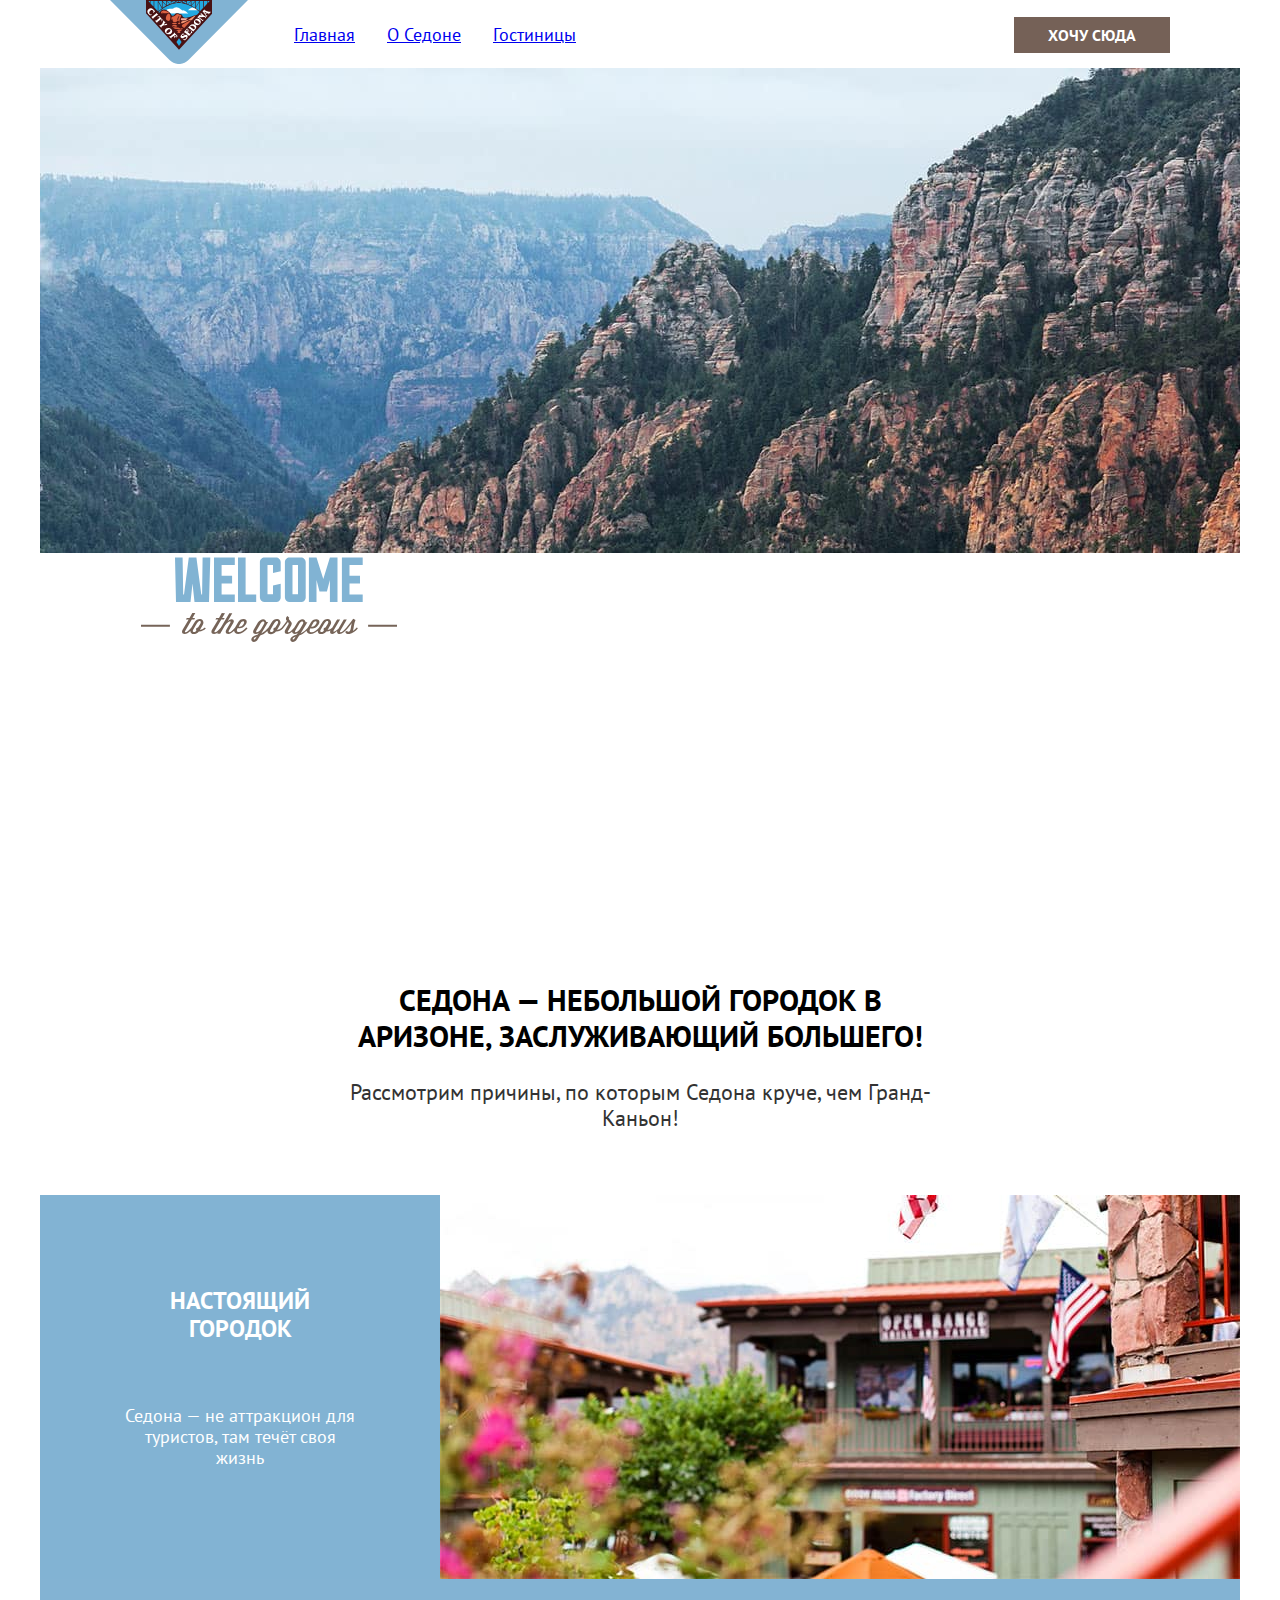
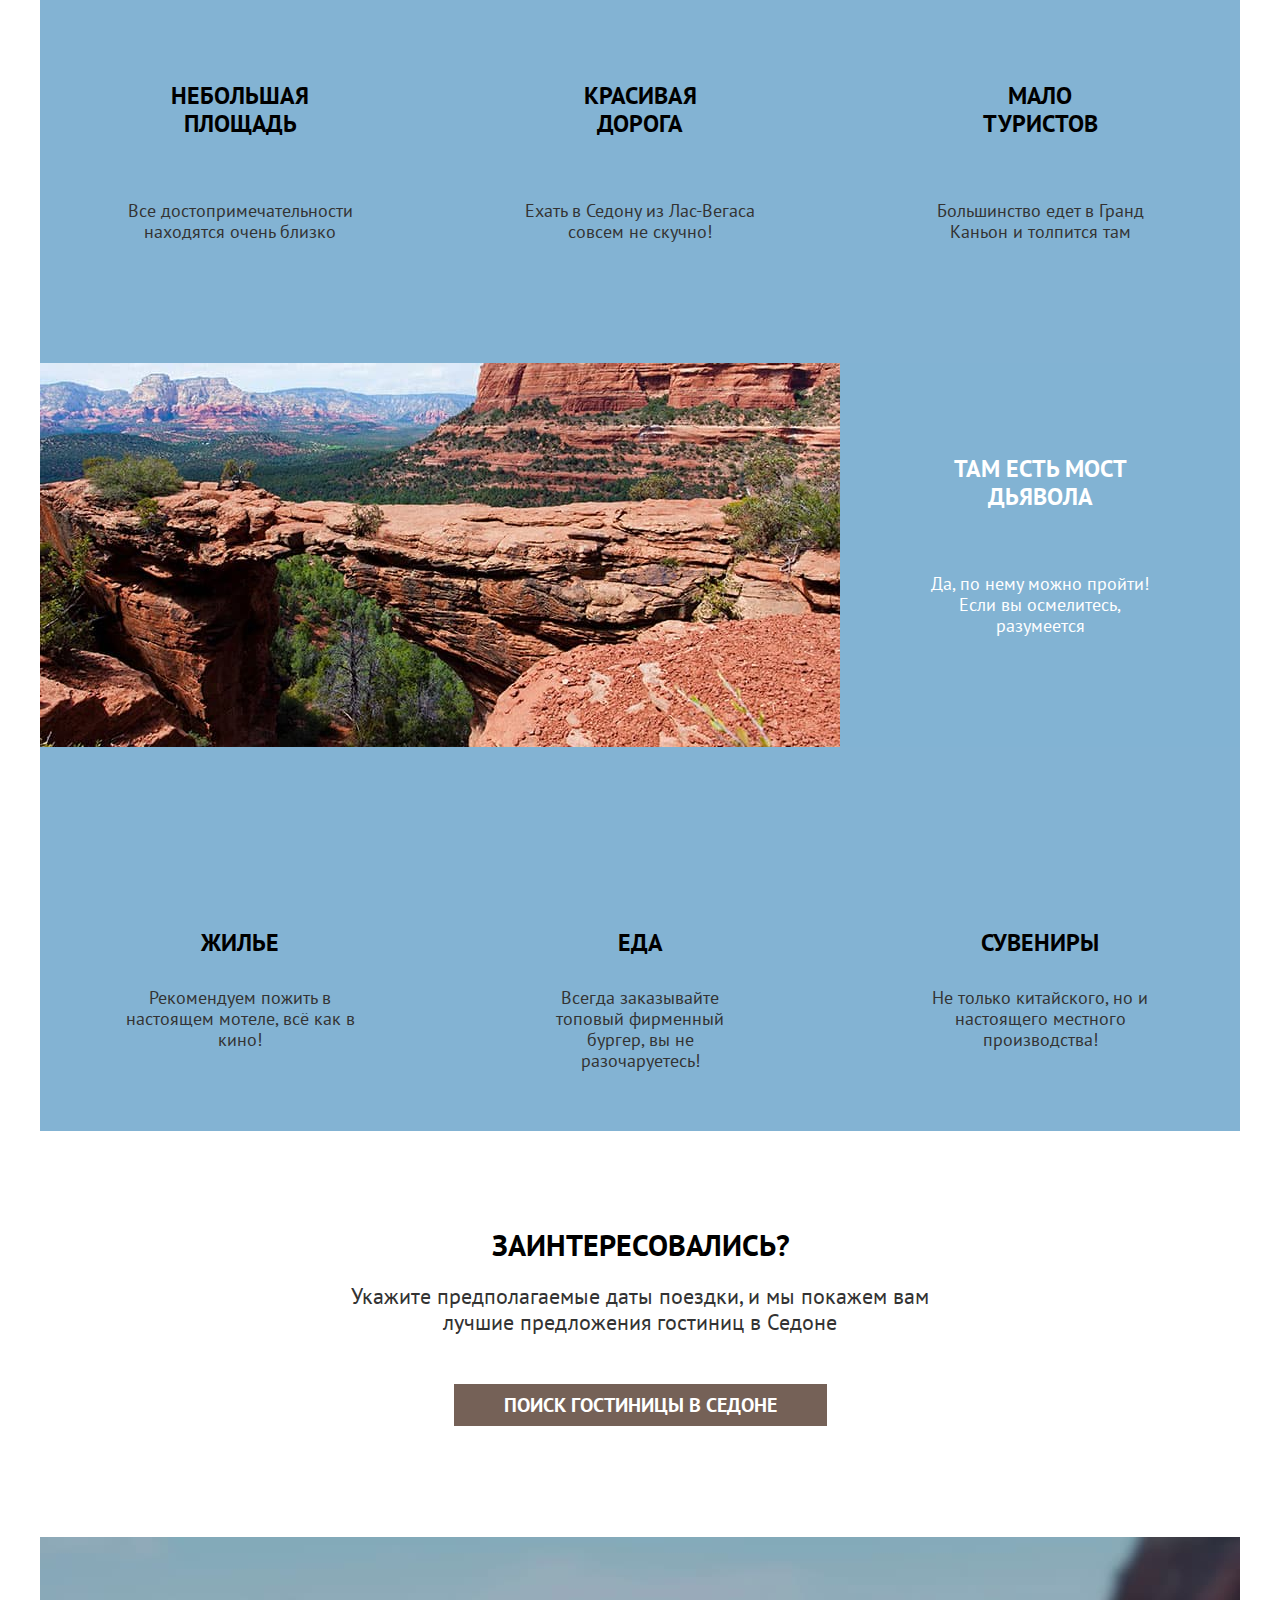
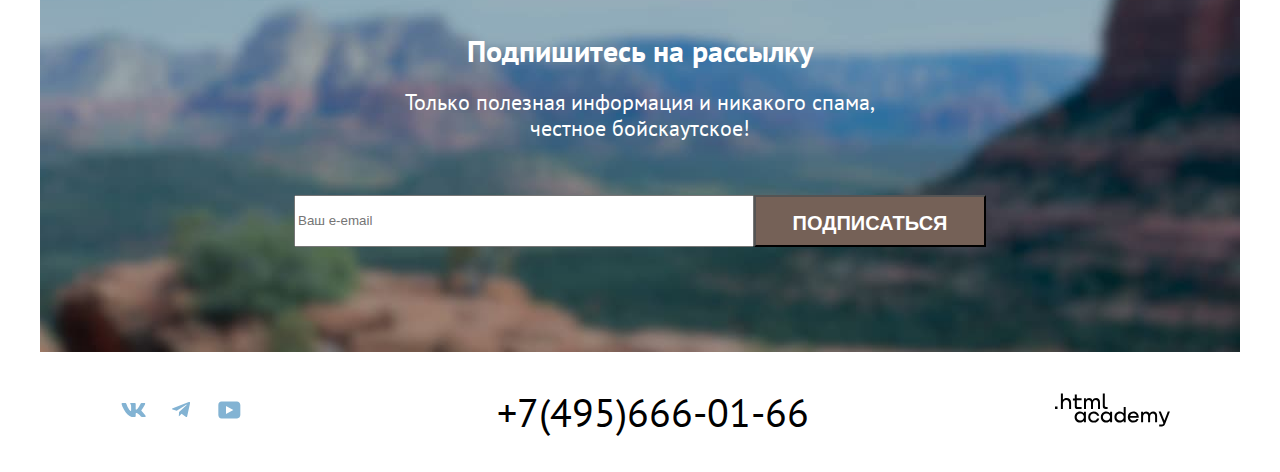
<file: 6/index.html>
<!DOCTYPE html>
<html lang="ru">

  <head>
    <meta charset="utf-8">
    <title>Главная страница</title>
    <link rel="stylesheet" href="styles/styles.css">
    <base href="https://htmlacademy-htmlcss.github.io/2200407-sedona-35/6/">
</head>

  <body class="page__body">
    <header class="page__header">
      <nav class="navigation container">
        <a class="navigation__logo-link">
          <img class="navigation__logo-img" src="images/logo.svg" width="138" height="64" alt="Логотип сайта «Sedona»">
        </a>
        <ul class="navigation__list">
          <li class="navigation__item">
            <a class="navigation__link navigation__link--active" href="#">Главная</a>
          </li>
          <li class="navigation__item">
            <a class="navigation__link" href="#">О Седоне</a>
          </li>
          <li class="navigation__item">
            <a class="navigation__link" href="catalog.html">Гостиницы</a>
          </li>
        </ul>

        <ul class="navigation__user-menu user-menu">
          <li class="user-menu__item">
            <a class="user-menu__link" href="#">
              <span class="visually-hidden">Поиск</span>
            </a>
          </li>
          <li class="user-menu__item">
            <a class="user-menu__link" href="#">
              <span class="visually-hidden">Корзина</span>
            </a>
          </li>
          <li class="user-menu__item">
            <a class="user-menu__link-button button" href="#">Хочу сюда</a>
          </li>
        </ul>
      </nav>
    </header>

    <main class="main__page">
      <section class="promo">
        <h1 class="visually-hidden">Сайт города Седона</h1>
        <div class="promo__content">
          <img class="promo__img" src="images/mountains-sedona.jpg" width="1200" height="485" alt="Горы Cедоны">
          <img class="promo__label" src="images/welcome.svg" width="458" height="352"
            alt="Приглашение для посещения города Седона">
        </div>
      </section>

      <section class="promo__inform">
        <p class="promo__inform-title title">Седона — небольшой городок в Аризоне, заслуживающий большего!</p>
        <p class="promo__inform-descr">Рассмотрим причины, по которым Седона круче, чем Гранд-Каньон!</p>
      </section>

      <section class="advantages">
        <h2 class="visually-hidden">Причины почему стоит посетить город Седона</h2>

        <div class="advantages__row">
          <div class="advantages__inform">
            <h3 class="advantages__title">Настоящий городок</h3>
            <p class="advantages__descr">Седона — не аттракцион для туристов, там течёт своя жизнь</p>
          </div>
          <img class="advantages__img" src="images/sedona-town.jpg" width="800" height="384"
            alt="Настоящий городок Cедона">
        </div>

        <ul class="advantages__list">
          <li class="advantages__item advantages__item--lighter">
            <h2 class="advantages__item-title">Небольшая площадь</h2>
            <p class="advantages__item-descr">Все достопримечательности находятся очень близко</p>
          </li>
          <li class="advantages__item">
            <h2 class="advantages__item-title">Красивая дорога</h2>
            <p class="advantages__item-descr">Ехать в Седону из Лас-Вегаса совсем не скучно!</p>
          </li>
          <li class="advantages__item advantages__item--lighter">
            <h2 class="advantages__item-title">Мало туристов</h2>
            <p class="advantages__item-descr">Большинство едет в Гранд Каньон и толпится там</p>
          </li>
        </ul>

        <div class="advantages__row">
          <img class="advantages__img" src="images/devils-bridge.jpg" width="800" height="384"
            alt="Мост дьявола в седоне">
          <div class="advantages__inform">
            <h3 class="advantages__title">Там есть мост дьявола</h3>
            <p class="advantages__descr">Да, по нему можно пройти! Если вы осмелитесь, разумеется</p>
          </div>
        </div>

        <ul class="advantages__list advantages__list--icon">
          <li class="advantages__item advantages__item-housing">
            <h2 class="advantages__item-title">Жилье</h2>
            <p class="advantages__item-descr">Рекомендуем пожить в настоящем мотеле, всё как в кино!</p>
          </li>
          <li class="advantages__item advantages__item-food advantages__item--lighter">
            <h2 class="advantages__item-title">Еда</h2>
            <p class="advantages__item-descr">Всегда заказывайте топовый фирменный бургер, вы не разочаруетесь!</p>
          </li>
          <li class="advantages__item advantages__item-souvenirs">
            <h2 class="advantages__item-title">Сувениры</h2>
            <p class="advantages__item-descr">Не только китайского, но и настоящего местного производства!</p>
          </li>
        </ul>
      </section>

      <section class="interests">
        <b class="interests__title title">Заинтересовались?</b>
        <p class="interests__descr">Укажите предполагаемые даты поездки, и мы покажем вам лучшие предложения гостиниц в
          Седоне</p>
        <a class="interests__link-button button" href="#">Поиск гостиницы в Седоне</a>
      </section>

      <section class="newsletter">
        <h2 class="newsletter__title title">Подпишитесь на рассылку</h2>
        <p class="newsletter__descr">Только полезная информация и никакого спама, честное бойскаутское!</p>
        <form class="newsletter__form" action="https://echo.htmlacademy.ru/" method="post">
          <input class="newsletter__email" placeholder="Ваш e-email" type="email" name="newsletter-email" required>
          <button class="button newsletter__button" type="submit">Подписаться</button>
        </form>
      </section>

    </main>

    <footer class="footer container">
      <section class="footer__social">
        <h2 class="visually-hidden">Ссылки на социальные сети</h2>
        <ul class="footer__social-list">
          <li class="footer__social-item">
            <a class="footer__social-button" href="#">
              <span class="visually-hidden">ВКонтакте</span>
              <svg width="48" height="40" fill="none" xmlns="http://www.w3.org/2000/svg">
                <path fill-rule="evenodd" clip-rule="evenodd"
                  d="M35.1 14c.2-.6 0-1-.8-1h-2.6c-.7 0-1 .3-1.1.7 0 0-1.4 3.2-3.3 5.3-.6.6-.9.8-1.2.8-.2 0-.4-.2-.4-.7v-5.2c0-.6-.2-.9-.8-.9h-4c-.5 0-.8.3-.8.6 0 .6 1 .8 1 2.5V20c0 .8 0 1-.4 1-.9 0-3-3.2-4.3-6.9-.3-.7-.5-1-1.2-1h-2.6c-.8 0-1 .3-1 .7 0 .7 1 4.1 4.2 8.6 2.2 3 5.2 4.7 8 4.7 1.7 0 1.9-.4 1.9-1v-2.3c0-.8.2-.9.7-.9.4 0 1 .2 2.6 1.7 1.8 1.7 2 2.5 3 2.5h2.7c.7 0 1.1-.4 1-1.1-.3-.7-1.2-1.8-2.3-3L31.6 21c-.4-.5-.3-.7 0-1.1 0 0 3.2-4.4 3.5-6Z"
                  fill="#83B3D3" />
              </svg>
            </a>
          </li>
          <li class="footer__social-item">
            <a class="footer__social-button" href="#">
              <span class="visually-hidden">Телеграм</span>
              <svg width="48" height="40" fill="none" xmlns="http://www.w3.org/2000/svg">
                <path
                  d="m31.8 12.1-16 6.1c-1 .5-1 1-.2 1.4l4.1 1.2 9.5-6c.5-.2.9 0 .5.2l-7.6 7-.3 4.2c.4 0 .6-.2.8-.4l2-2 4.1 3c.8.5 1.3.3 1.5-.6L33 13.4c.3-1.1-.4-1.6-1.1-1.3Z"
                  fill="#83B3D3" />
              </svg>
            </a>
          </li>
          <li class="footer__social-item">
            <a class="footer__social-button" href="#">
              <span class="visually-hidden">Ютюб</span>
              <svg width="48" height="40" viewBox="0 0 48 40" fill="none" xmlns="http://www.w3.org/2000/svg">
                <path
                  d="M31.9402 11.5H16.5074C14.6467 11.5 13.3333 13.0938 13.3333 14.9V24.9937C13.3333 26.9062 14.6467 28.5 16.5074 28.5H32.1591C33.8009 28.5 35.3333 26.9062 35.3333 25.1V14.9C35.1143 13.0938 33.8009 11.5 31.9402 11.5ZM20.9949 24.0375V15.9625L28.3283 20L20.9949 24.0375Z"
                  fill="#83B3D3" />
              </svg>
            </a>
          </li>
        </ul>
      </section>

      <section class="footer__contacts">
        <h2 class="visually-hidden">Контакты</h2>
        <a class="footer__contacts-phone" href="tel:+74956660166">+7(495)666-01-66</a>
      </section>

      <div class="footer__copyright">
        <h2 class="visually-hidden">HTML academy</h2>
        <a class="footer__copyright-link" href="#">
          <svg width="115" height="34" fill="none" xmlns="http://www.w3.org/2000/svg">
            <path
              d="M0 13.4V16h2.5v-2.6H0ZM11.6 5C10 5 8.8 5.7 8 6.7h-.1V.5h-2V16h2v-5.3c0-2.1 1.3-3.6 3.3-3.6 1.8 0 2.9 1.4 2.9 3.2V16h2V9.9c.1-3-1.8-4.9-4.5-4.9ZM26.6 5.3h-4.8V1.6h-2v3.8h-1.9v2h1.9v6c0 1.7 1 2.7 2.7 2.7h4.1v-2h-3.7c-.7 0-1.1-.4-1.1-1.1V7.3h4.8v-2ZM41.1 5.1c-1.6 0-2.9.8-3.5 2.1h-.1a3.7 3.7 0 0 0-3.4-2.1c-1.4 0-2.5.8-3.1 1.8h-.1V5.3H29v10.6h2v-5.4c0-2 1-3.5 2.6-3.5C35.1 7 36 8 36 9.6v6.3h2v-5.6C38 7.9 39.4 7 40.6 7 42.1 7 43 8 43 9.6v6.3h2V9.4c.1-2.5-1.4-4.3-3.9-4.3ZM47.8 13.2c0 1.7 1 2.7 2.8 2.7h2v-2h-1.7c-.7 0-1.1-.4-1.1-1.1V.5h-2v12.7ZM28.9 20.2a4.9 4.9 0 0 0-3.9-1.8c-3.1 0-5.4 2.3-5.4 5.6s2.3 5.6 5.4 5.6c1.8 0 3-.8 3.8-1.9h.1v1.6h2V18.7h-2v1.5Zm-3.6 7.4a3.5 3.5 0 0 1-3.6-3.6c0-2 1.4-3.6 3.6-3.6s3.6 1.6 3.6 3.6c0 1.9-1.4 3.6-3.6 3.6ZM44.2 22.5c-.5-2.4-2.6-4.1-5.4-4.1a5.4 5.4 0 0 0-5.6 5.6c0 3.1 2.2 5.6 5.6 5.6 2.8 0 4.9-1.8 5.4-4.2h-2.1a3.4 3.4 0 0 1-3.3 2.3 3.5 3.5 0 0 1-3.6-3.6c0-2 1.4-3.6 3.6-3.6 1.6 0 2.8 1 3.3 2.2h2.1v-.2ZM55.1 20.2a4.9 4.9 0 0 0-3.9-1.8c-3.1 0-5.4 2.3-5.4 5.6s2.3 5.6 5.4 5.6c1.8 0 3-.8 3.8-1.9h.1v1.6h2V18.7h-2v1.5Zm-3.6 7.4a3.5 3.5 0 0 1-3.6-3.6c0-2 1.4-3.6 3.6-3.6s3.6 1.6 3.6 3.6c0 1.9-1.5 3.6-3.6 3.6ZM68.7 20.3a5 5 0 0 0-3.9-1.9c-3.1 0-5.4 2.3-5.4 5.6s2.2 5.6 5.4 5.6c1.7 0 3-.8 3.8-1.8h.1v1.5h2V13.9h-2v6.4Zm-3.6 7.3a3.5 3.5 0 0 1-3.6-3.6c0-2 1.4-3.6 3.6-3.6s3.6 1.6 3.6 3.6c-.1 2-1.5 3.6-3.6 3.6ZM78.3 18.4a5.4 5.4 0 0 0-5.5 5.6c0 3 2.1 5.6 5.5 5.6 2.5 0 4.5-1.3 5.2-3.6h-2.1c-.5 1-1.6 1.6-3 1.6-1.9 0-3.3-1.3-3.4-2.9h8.8c.2-3.6-2-6.3-5.5-6.3Zm0 1.9c1.7 0 3 1 3.3 2.6h-6.5a3.2 3.2 0 0 1 3.2-2.6ZM98.2 18.4a4 4 0 0 0-3.6 2h-.1c-.6-1.2-1.8-2-3.4-2-1.4 0-2.5.7-3.1 1.8v-1.5h-1.9v10.6h2v-5.4c0-2 1-3.4 2.6-3.5 1.5 0 2.4 1 2.4 2.6v6.3h2v-5.6c0-2.4 1.4-3.3 2.6-3.3 1.5 0 2.4 1 2.4 2.6v6.3h2v-6.5c.1-2.6-1.4-4.4-3.9-4.4ZM109.4 27.5l-3.6-8.9h-2.2l4.8 11.6c-.3.9-.7 1.2-1.7 1.2h-2.5v2h2.5c1.8 0 2.8-.8 3.5-2.6l4.7-12.2h-2.1l-3.4 8.9Z"
              fill="#000" />
          </svg>
        </a>
      </div>
    </footer>
  </body>

</html>
</file>
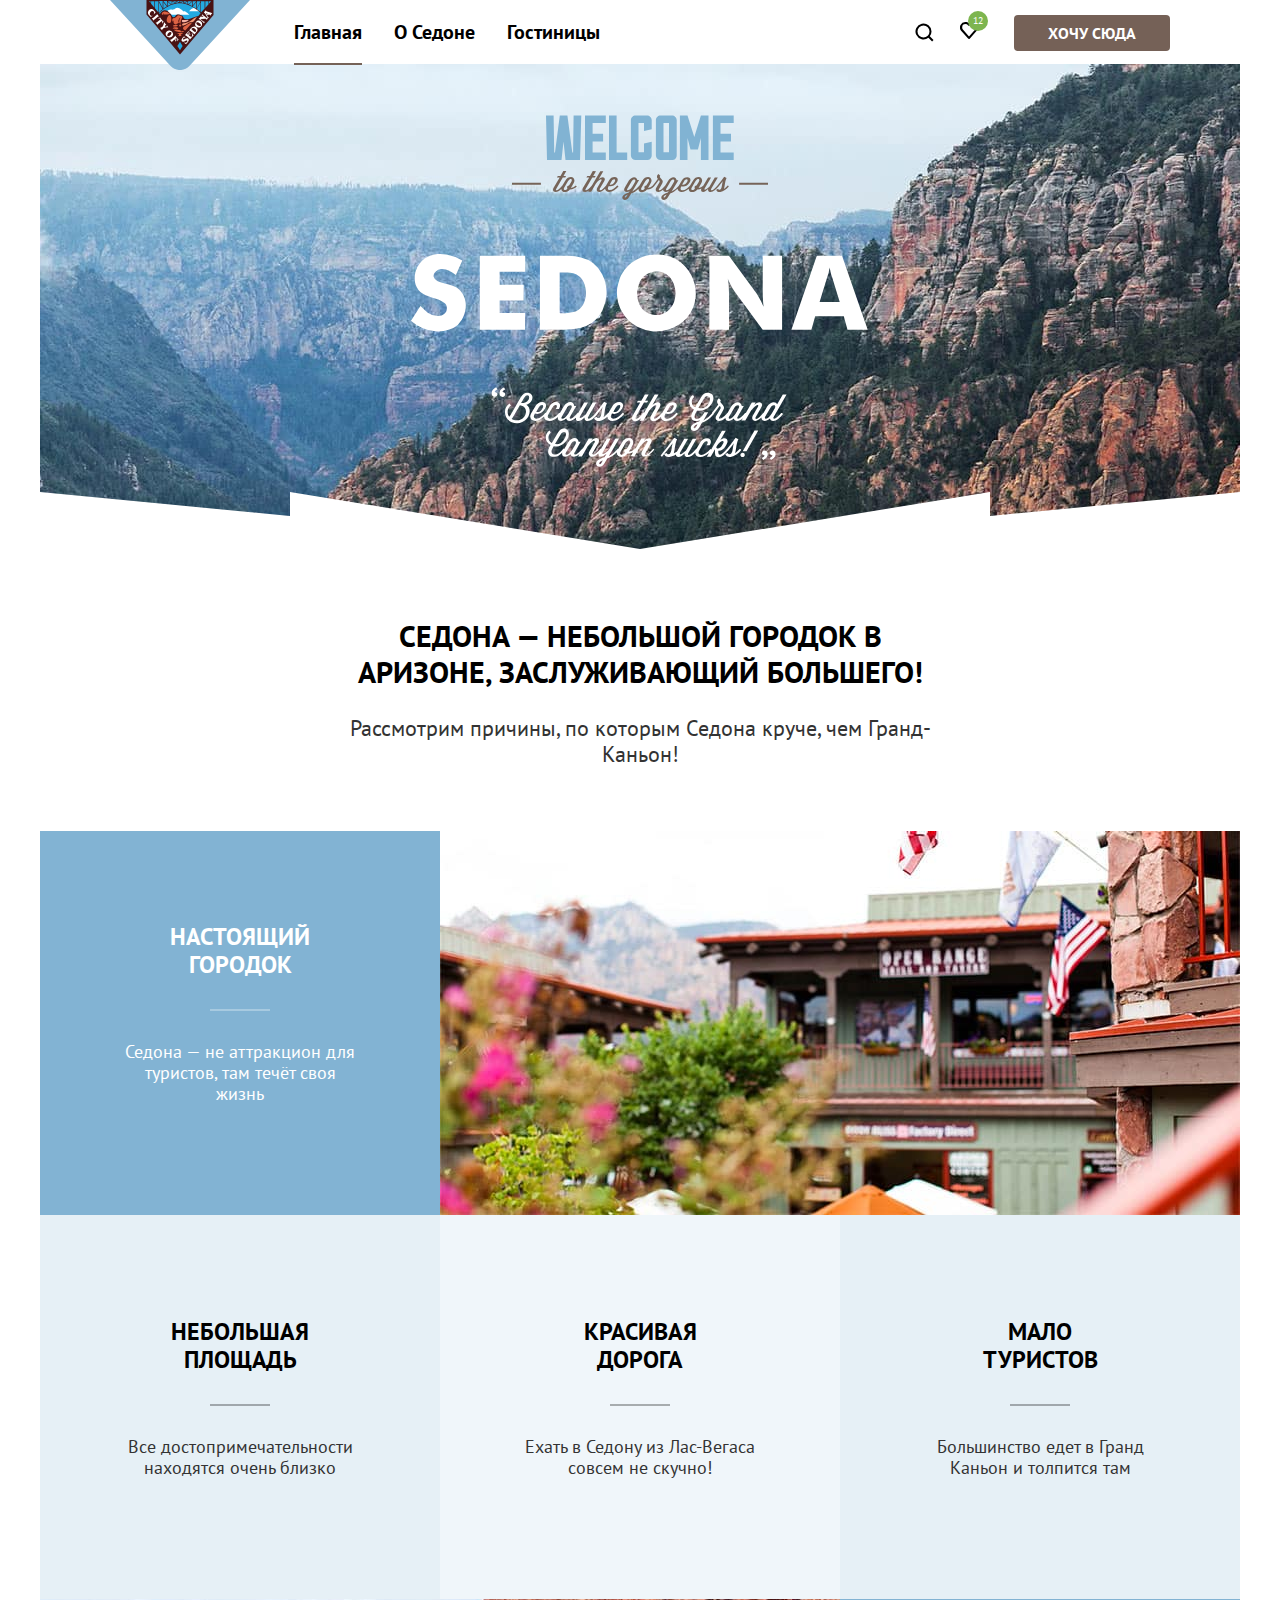
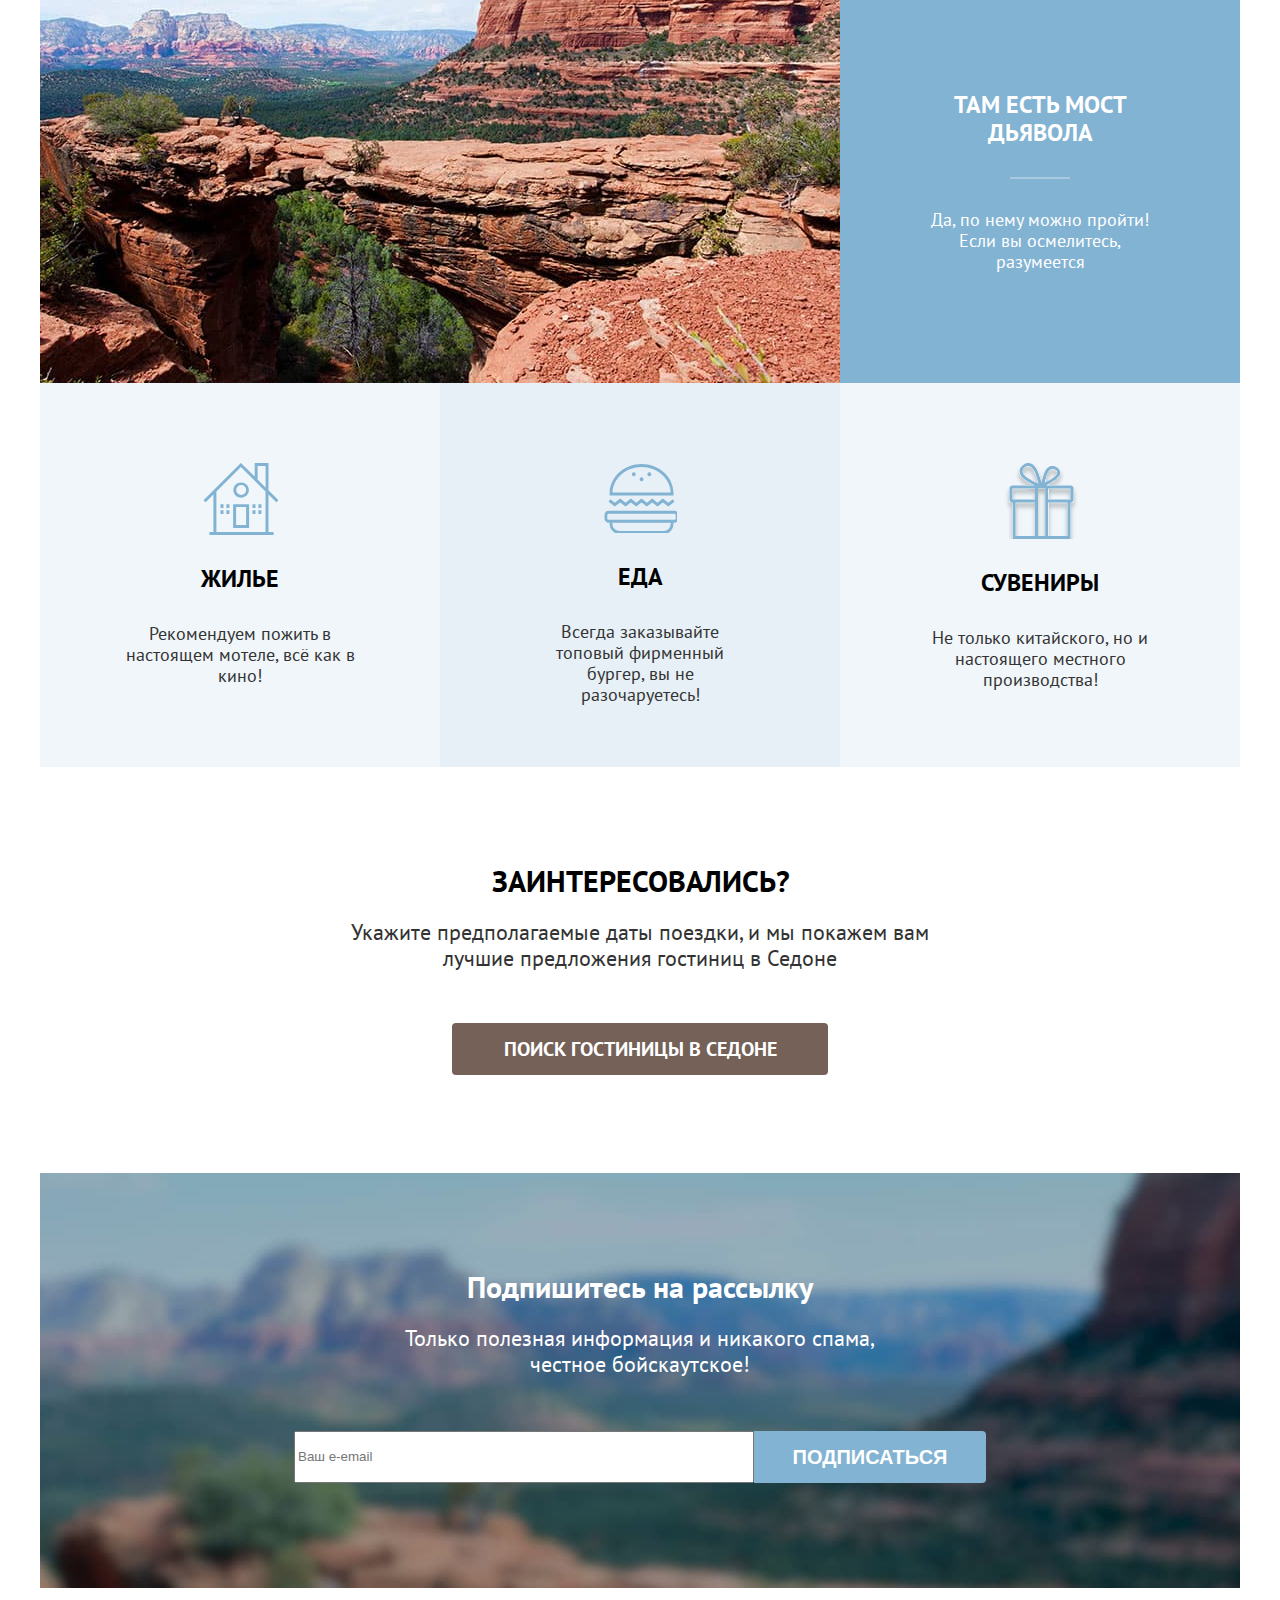
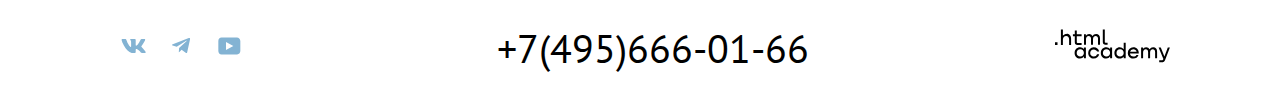
<file: 7/index.html>
<!DOCTYPE html>
<html lang="ru">

  <head>
    <meta charset="utf-8">
    <title>Главная страница</title>
    <link rel="stylesheet" href="styles/styles.css">
    <base href="https://htmlacademy-htmlcss.github.io/2200407-sedona-35/7/">
</head>

  <body class="page__body">
    <header class="page__header">
      <nav class="navigation container">
        <a class="navigation__logo-link">
          <img class="navigation__logo-img" src="images/logo.svg" width="140" height="70" alt="Логотип сайта «Sedona»">
        </a>
        <ul class="navigation__list">
          <li class="navigation__item">
            <a class="navigation__link navigation__link--active" href="#">Главная</a>
          </li>
          <li class="navigation__item">
            <a class="navigation__link" href="#">О Седоне</a>
          </li>
          <li class="navigation__item">
            <a class="navigation__link" href="catalog.html">Гостиницы</a>
          </li>
        </ul>

        <ul class="navigation__user-menu user-menu">
          <li class="user-menu__item">
            <a class="user-menu__link" href="#">
              <svg class="user-menu__link-icon" aria-hidden="true" focusable="false" width="20" height="20" viewBox="0 0 20 20" fill="none" xmlns="http://www.w3.org/2000/svg"><path d="m19.5 18-3.7-3.7a8 8 0 0 0 1.7-4.8 8 8 0 1 0-3.1 6.3l3.7 3.7 1.4-1.5Zm-10-2.5a6 6 0 0 1-6-6 6 6 0 0 1 12 0 6 6 0 0 1-6 6Z" fill="#000"/>
              </svg>
              <span class="visually-hidden">Поиск</span>
            </a>
          </li>
          <li class="user-menu__item">
            <a class="user-menu__link" href="#">
              <svg class="user-menu__link-icon" aria-hidden="true" focusable="false" width="18" height="17" viewBox="0 0 18 17" fill="none" xmlns="http://www.w3.org/2000/svg"><path d="M8.9 17a1 1 0 0 1-.8-.4l-7-7.9A5.4 5.4 0 0 1 5.5 0C6.8 0 8 .5 9 1.3a5.5 5.5 0 0 1 9 4.1c0 1.3-.5 2.5-1.3 3.4l-7 7.9c-.2.2-.4.3-.8.3Zm-6-9.5L9 14.4l6.2-7c.5-.5.7-1.2.7-2 0-1.8-1.5-3.3-3.3-3.3-1 0-2 .5-2.7 1.3-.3.3-.6.4-.9.4-.3 0-.6-.2-.8-.4a3.7 3.7 0 0 0-2.7-1.3 3.3 3.3 0 0 0-3.3 3.3c-.1.9.3 1.6.7 2.1-.1 0-.1 0 0 0Z" fill="#000"/>
              </svg>
              <span class="visually-hidden">Избранные гостиницы</span>
              <span class="user-menu__favorite-counter">12</span>
            </a>
          </li>
          <li class="user-menu__item">
            <a class="user-menu__link-button button" href="#">Хочу сюда</a>
          </li>
        </ul>
      </nav>
    </header>

    <main class="main__page">
      <section class="promo">
        <h1 class="visually-hidden">Сайт города Седона</h1>
          <img class="promo__img" src="images/mountains-sedona.jpg" width="1200" height="485" alt="Горы Cедоны">
          <img class="promo__label" src="images/welcome.svg" width="458" height="352" alt="Приглашение для посещения города Седона">
      </section>

      <section class="promo__inform">
        <p class="promo__inform-title title">Седона — небольшой городок в Аризоне, заслуживающий большего!</p>
        <p class="promo__inform-descr">Рассмотрим причины, по которым Седона круче, чем Гранд-Каньон!</p>
      </section>

      <section class="advantages">
        <h2 class="visually-hidden">Причины почему стоит посетить город Седона</h2>

        <div class="advantages__row">
          <div class="advantages__inform">
            <h3 class="advantages__title">Настоящий городок</h3>
            <p class="advantages__descr">Седона — не аттракцион для туристов, там течёт своя жизнь</p>
          </div>
          <img class="advantages__img" src="images/sedona-town.jpg" width="800" height="384"
            alt="Настоящий городок Cедона">
        </div>

        <ul class="advantages__list">
          <li class="advantages__item advantages__item--lighter">
            <h2 class="advantages__item-title">Небольшая площадь</h2>
            <p class="advantages__item-descr">Все достопримечательности находятся очень близко</p>
          </li>
          <li class="advantages__item">
            <h2 class="advantages__item-title">Красивая дорога</h2>
            <p class="advantages__item-descr">Ехать в Седону из Лас-Вегаса совсем не скучно!</p>
          </li>
          <li class="advantages__item advantages__item--lighter">
            <h2 class="advantages__item-title">Мало туристов</h2>
            <p class="advantages__item-descr">Большинство едет в Гранд Каньон и толпится там</p>
          </li>
        </ul>

        <div class="advantages__row">
          <img class="advantages__img" src="images/devils-bridge.jpg" width="800" height="384"
            alt="Мост дьявола в седоне">
          <div class="advantages__inform">
            <h3 class="advantages__title">Там есть мост дьявола</h3>
            <p class="advantages__descr">Да, по нему можно пройти! Если вы осмелитесь, разумеется</p>
          </div>
        </div>

        <ul class="advantages__list advantages__list--icon">
          <li class="advantages__item advantages__item-housing">
            <h2 class="advantages__item-title">Жилье</h2>
            <p class="advantages__item-descr">Рекомендуем пожить в настоящем мотеле, всё как в кино!</p>
          </li>
          <li class="advantages__item advantages__item-food advantages__item--lighter">
            <h2 class="advantages__item-title">Еда</h2>
            <p class="advantages__item-descr">Всегда заказывайте топовый фирменный бургер, вы не разочаруетесь!</p>
          </li>
          <li class="advantages__item advantages__item-souvenirs">
            <h2 class="advantages__item-title">Сувениры</h2>
            <p class="advantages__item-descr">Не только китайского, но и настоящего местного производства!</p>
          </li>
        </ul>
      </section>

      <section class="interests">
        <b class="interests__title title">Заинтересовались?</b>
        <p class="interests__descr">Укажите предполагаемые даты поездки, и мы покажем вам лучшие предложения гостиниц в
          Седоне</p>
        <a class="interests__link-button button" href="#">Поиск гостиницы в Седоне</a>
      </section>

      <section class="newsletter">
        <h2 class="newsletter__title title">Подпишитесь на рассылку</h2>
        <p class="newsletter__descr">Только полезная информация и никакого спама, честное бойскаутское!</p>
        <form class="newsletter__form" action="https://echo.htmlacademy.ru/" method="post">
          <input class="newsletter__email" placeholder="Ваш e-email" type="email" name="newsletter-email" required>
          <button class="button newsletter__button" type="submit">Подписаться</button>
        </form>
      </section>

    </main>

    <footer class="footer container">
      <section class="footer__social">
        <h2 class="visually-hidden">Ссылки на социальные сети</h2>
        <ul class="footer__social-list">
          <li class="footer__social-item">
            <a class="footer__social-button" href="#">
              <span class="visually-hidden">ВКонтакте</span>
              <svg width="48" height="40" fill="none" xmlns="http://www.w3.org/2000/svg">
                <path fill-rule="evenodd" clip-rule="evenodd"
                  d="M35.1 14c.2-.6 0-1-.8-1h-2.6c-.7 0-1 .3-1.1.7 0 0-1.4 3.2-3.3 5.3-.6.6-.9.8-1.2.8-.2 0-.4-.2-.4-.7v-5.2c0-.6-.2-.9-.8-.9h-4c-.5 0-.8.3-.8.6 0 .6 1 .8 1 2.5V20c0 .8 0 1-.4 1-.9 0-3-3.2-4.3-6.9-.3-.7-.5-1-1.2-1h-2.6c-.8 0-1 .3-1 .7 0 .7 1 4.1 4.2 8.6 2.2 3 5.2 4.7 8 4.7 1.7 0 1.9-.4 1.9-1v-2.3c0-.8.2-.9.7-.9.4 0 1 .2 2.6 1.7 1.8 1.7 2 2.5 3 2.5h2.7c.7 0 1.1-.4 1-1.1-.3-.7-1.2-1.8-2.3-3L31.6 21c-.4-.5-.3-.7 0-1.1 0 0 3.2-4.4 3.5-6Z"
                  fill="#83B3D3" />
              </svg>
            </a>
          </li>
          <li class="footer__social-item">
            <a class="footer__social-button" href="#">
              <span class="visually-hidden">Телеграм</span>
              <svg width="48" height="40" fill="none" xmlns="http://www.w3.org/2000/svg">
                <path
                  d="m31.8 12.1-16 6.1c-1 .5-1 1-.2 1.4l4.1 1.2 9.5-6c.5-.2.9 0 .5.2l-7.6 7-.3 4.2c.4 0 .6-.2.8-.4l2-2 4.1 3c.8.5 1.3.3 1.5-.6L33 13.4c.3-1.1-.4-1.6-1.1-1.3Z"
                  fill="#83B3D3" />
              </svg>
            </a>
          </li>
          <li class="footer__social-item">
            <a class="footer__social-button" href="#">
              <span class="visually-hidden">Ютюб</span>
              <svg width="48" height="40" viewBox="0 0 48 40" fill="none" xmlns="http://www.w3.org/2000/svg">
                <path
                  d="M31.9402 11.5H16.5074C14.6467 11.5 13.3333 13.0938 13.3333 14.9V24.9937C13.3333 26.9062 14.6467 28.5 16.5074 28.5H32.1591C33.8009 28.5 35.3333 26.9062 35.3333 25.1V14.9C35.1143 13.0938 33.8009 11.5 31.9402 11.5ZM20.9949 24.0375V15.9625L28.3283 20L20.9949 24.0375Z"
                  fill="#83B3D3" />
              </svg>
            </a>
          </li>
        </ul>
      </section>

      <section class="footer__contacts">
        <h2 class="visually-hidden">Контакты</h2>
        <a class="footer__contacts-phone" href="tel:+74956660166">+7(495)666-01-66</a>
      </section>

      <div class="footer__copyright">
        <h2 class="visually-hidden">HTML academy</h2>
        <a class="footer__copyright-link" href="#">
          <svg class="footer__copyright-logo" aria-hidden="true" focusable="false" width="115" height="34" viewBox="0 0 115 34" fill="none" xmlns="http://www.w3.org/2000/svg"><path d="M0 13.3v2.6h2.5v-2.6H0ZM11.6 4.9c-1.6 0-2.8.7-3.6 1.7h-.1V.4h-2v15.5h2v-5.3C7.9 8.5 9.2 7 11.2 7c1.8 0 2.9 1.4 2.9 3.2v5.7h2V9.8c.1-3-1.8-5-4.5-5ZM26.6 5.2h-4.8V1.5h-2v3.8h-1.9v2h1.9v6c0 1.7 1 2.7 2.7 2.7h4.1v-2h-3.7c-.7 0-1.1-.4-1.1-1.1V7.2h4.8v-2ZM41.1 5c-1.6 0-2.9.8-3.5 2h-.1a3.7 3.7 0 0 0-3.4-2c-1.4 0-2.5.8-3.1 1.8h-.1V5.2H29v10.6h2v-5.4c0-2 1-3.5 2.6-3.5 1.5 0 2.4 1 2.4 2.6v6.3h2v-5.6c0-2.4 1.4-3.3 2.6-3.3 1.5 0 2.4 1 2.4 2.6v6.3h2V9.3c.1-2.5-1.4-4.3-3.9-4.3ZM47.8 13c0 1.8 1 2.8 2.8 2.8h2v-2h-1.7c-.7 0-1.1-.4-1.1-1.1V.4h-2V13ZM28.9 20a4.9 4.9 0 0 0-3.9-1.7c-3.1 0-5.4 2.3-5.4 5.6s2.3 5.6 5.4 5.6c1.8 0 3-.8 3.8-2h.1v1.7h2V18.6h-2V20Zm-3.6 7.5a3.5 3.5 0 0 1-3.6-3.6c0-2 1.4-3.6 3.6-3.6s3.6 1.6 3.6 3.6c0 1.9-1.4 3.6-3.6 3.6ZM44.2 22.4c-.5-2.4-2.6-4.1-5.4-4.1a5.4 5.4 0 0 0-5.6 5.6c0 3 2.2 5.6 5.6 5.6 2.8 0 4.9-1.8 5.4-4.2h-2.1a3.4 3.4 0 0 1-3.3 2.3 3.5 3.5 0 0 1-3.6-3.6c0-2 1.4-3.6 3.6-3.6 1.6 0 2.8 1 3.3 2.2h2.1v-.2ZM55.1 20a4.9 4.9 0 0 0-3.9-1.7c-3.1 0-5.4 2.3-5.4 5.6s2.3 5.6 5.4 5.6c1.8 0 3-.8 3.8-2h.1v1.7h2V18.6h-2V20Zm-3.6 7.5a3.5 3.5 0 0 1-3.6-3.6c0-2 1.4-3.6 3.6-3.6s3.6 1.6 3.6 3.6c0 1.9-1.5 3.6-3.6 3.6ZM68.7 20.2a5 5 0 0 0-3.9-2c-3.1 0-5.4 2.4-5.4 5.7 0 3.3 2.2 5.6 5.4 5.6 1.7 0 3-.8 3.8-1.8h.1v1.5h2V13.8h-2v6.4Zm-3.6 7.3a3.5 3.5 0 0 1-3.6-3.6c0-2 1.4-3.6 3.6-3.6s3.6 1.6 3.6 3.6c-.1 2-1.5 3.6-3.6 3.6ZM78.3 18.3a5.4 5.4 0 0 0-5.5 5.6c0 3 2.1 5.6 5.5 5.6 2.5 0 4.5-1.3 5.2-3.6h-2.1c-.5 1-1.6 1.6-3 1.6-1.9 0-3.3-1.3-3.4-3h8.8c.2-3.5-2-6.2-5.5-6.2Zm0 1.9c1.7 0 3 1 3.3 2.6h-6.5a3.2 3.2 0 0 1 3.2-2.6ZM98.2 18.3a4 4 0 0 0-3.6 2h-.1c-.6-1.2-1.8-2-3.4-2-1.4 0-2.5.7-3.1 1.8v-1.5h-1.9v10.6h2v-5.4c0-2 1-3.4 2.6-3.5 1.5 0 2.4 1 2.4 2.6v6.3h2v-5.6c0-2.4 1.4-3.3 2.6-3.3 1.5 0 2.4 1 2.4 2.6v6.3h2v-6.5c.1-2.6-1.4-4.4-3.9-4.4ZM109.4 27.4l-3.6-9h-2.2l4.8 11.7c-.3.9-.7 1.2-1.7 1.2h-2.5v2h2.5c1.8 0 2.8-.8 3.5-2.6l4.7-12.2h-2.1l-3.4 8.9Z" fill="#000"/>
          </svg>
        </a>
      </div>
    </footer>
  </body>

</html>
</file>
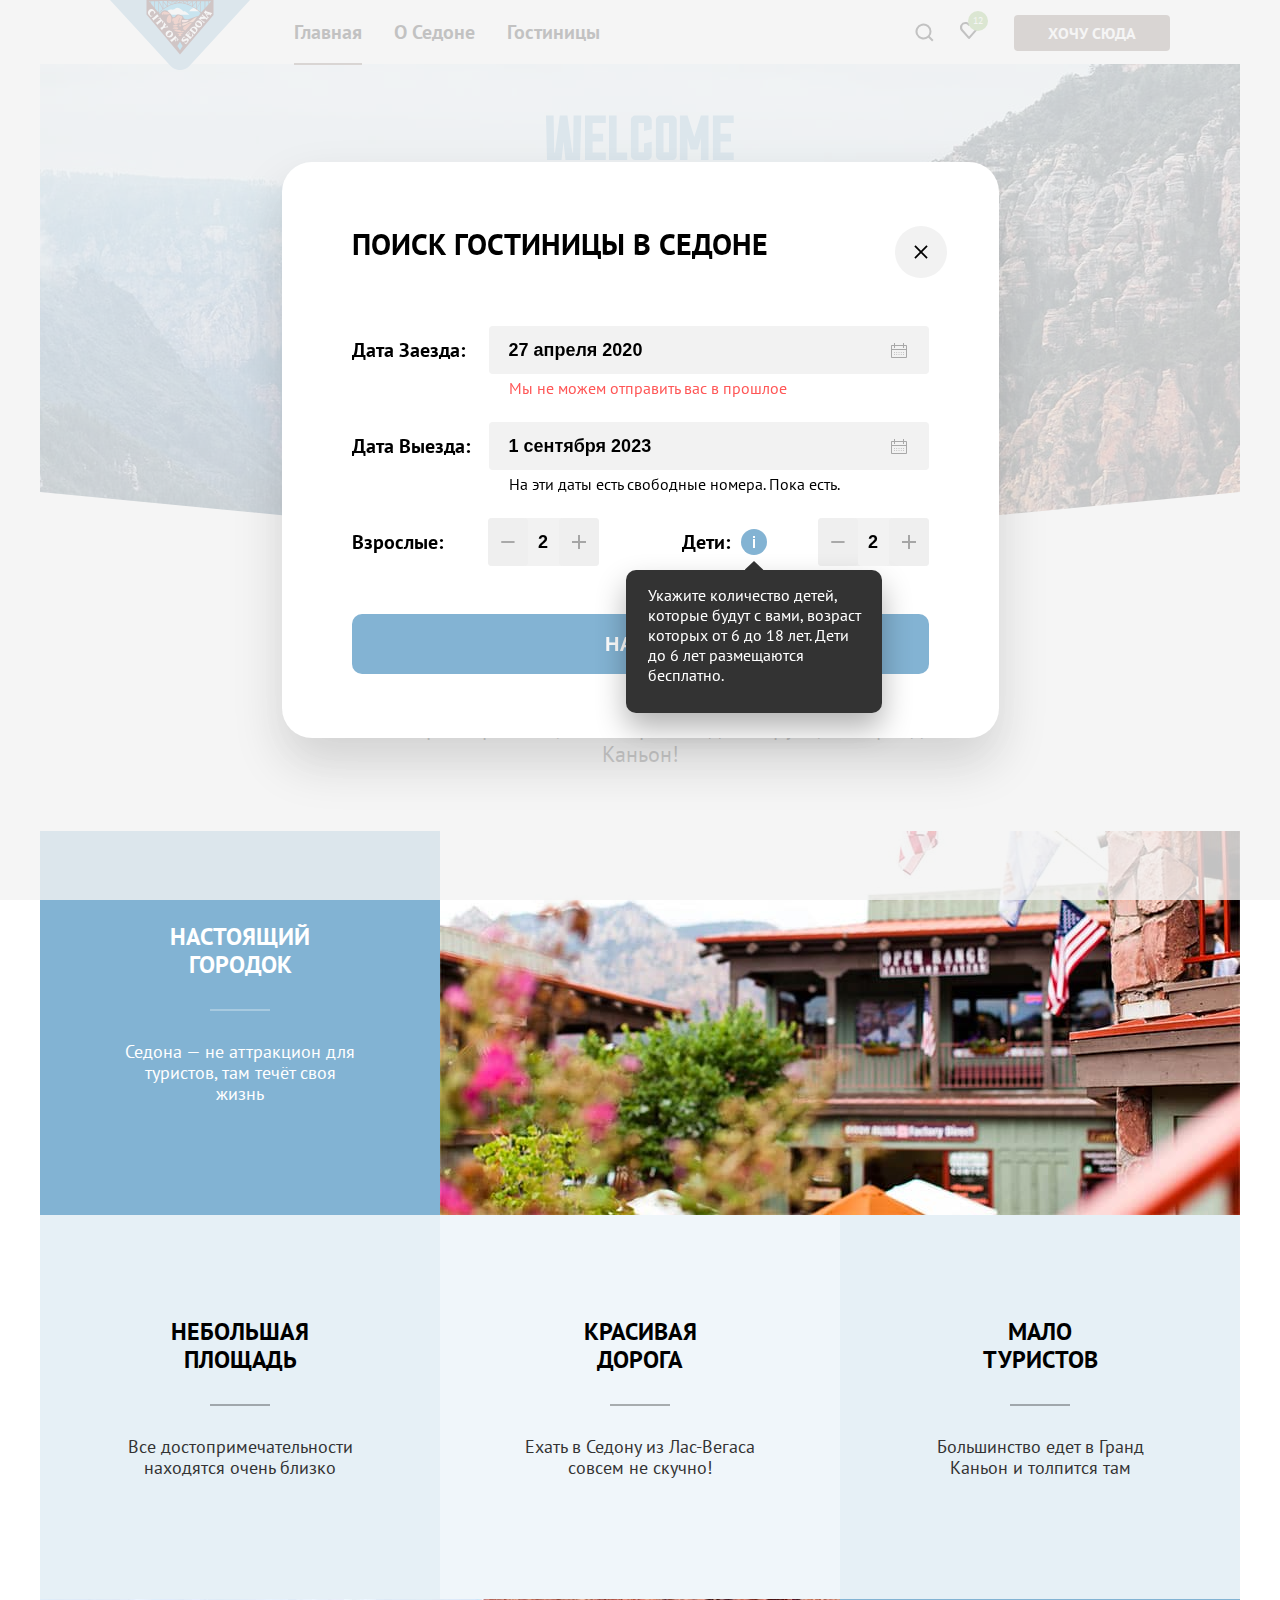
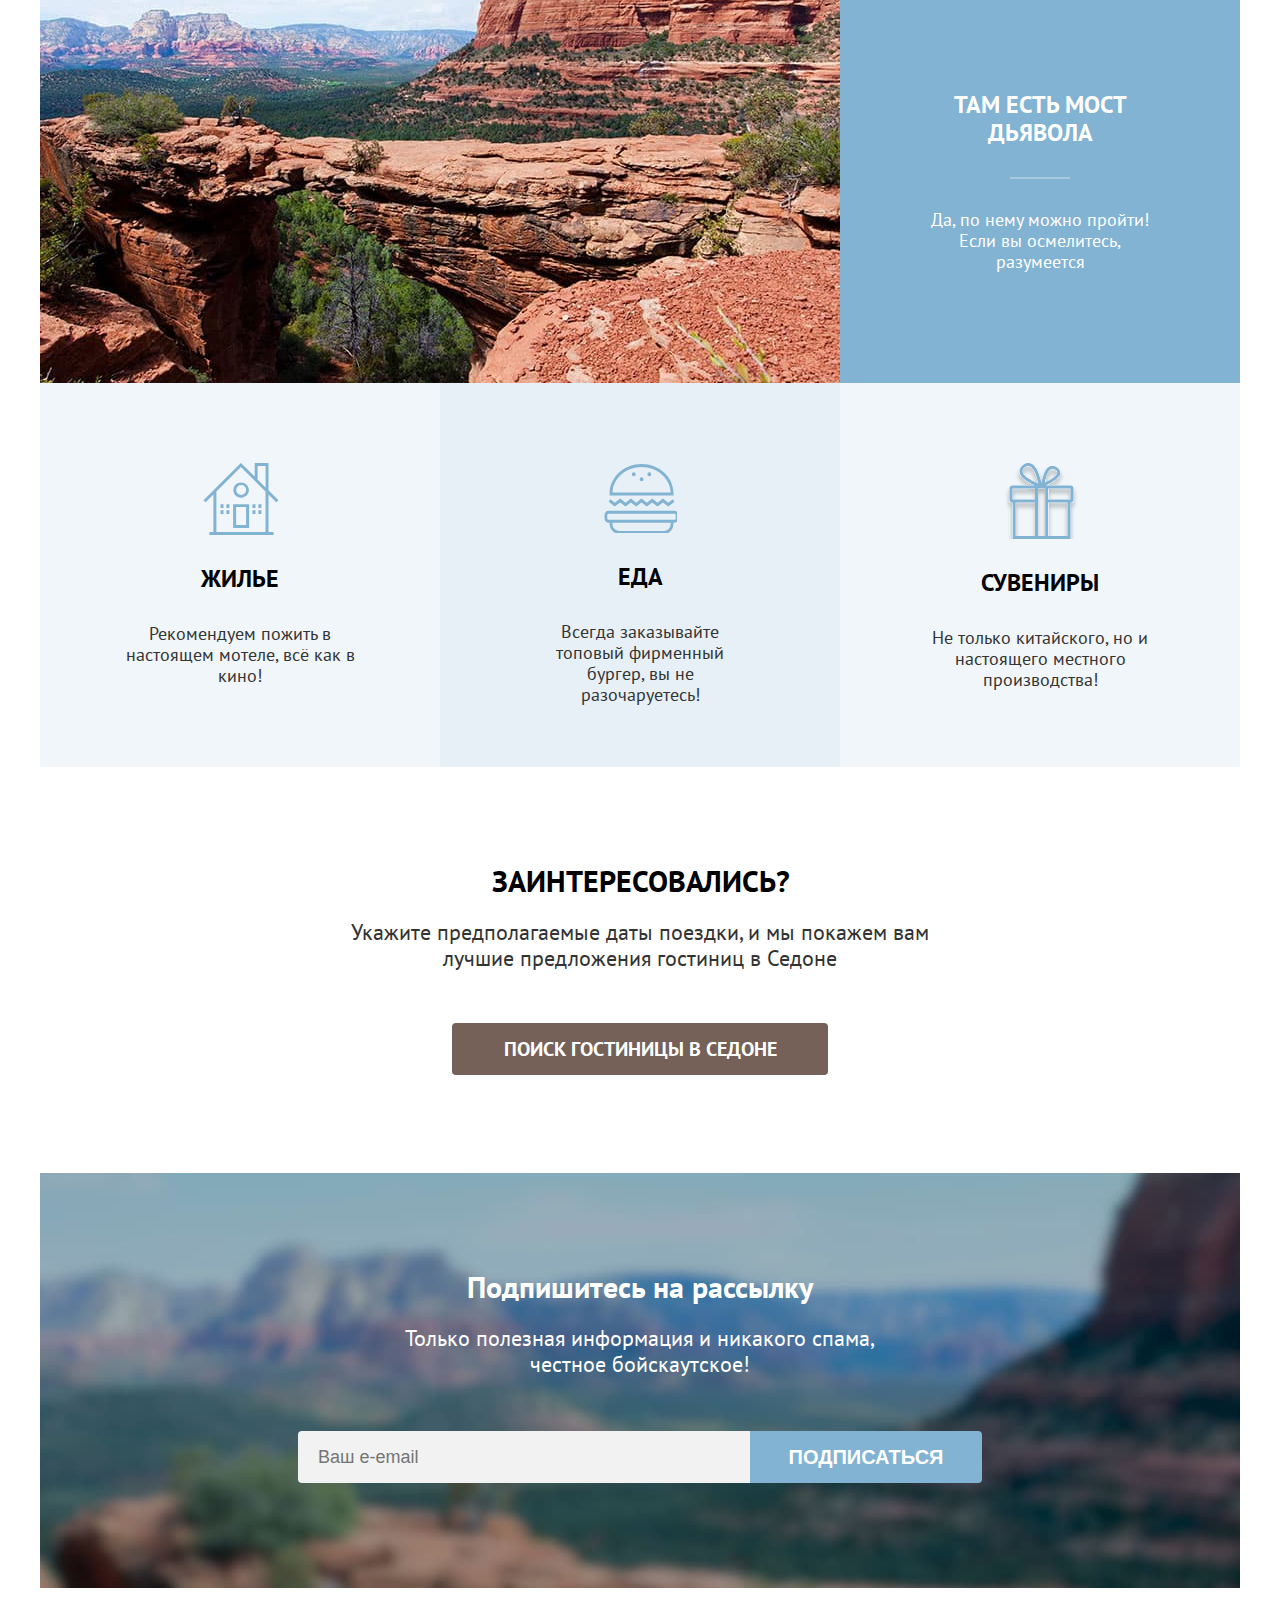
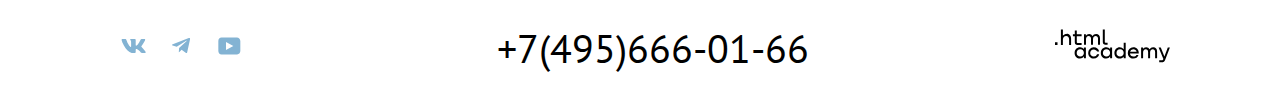
<file: 8/index.html>
<!DOCTYPE html>
<html lang="ru">

  <head>
    <meta charset="utf-8">
    <title>Главная страница</title>
    <link rel="stylesheet" href="styles/styles.css">
    <link rel="icon" href="favicon.ico">
    <link rel="icon" type="image/png" sizes="32x32" href="images/favicon.png">
    <base href="https://htmlacademy-htmlcss.github.io/2200407-sedona-35/8/">
</head>

  <body class="page__body">
    <header class="page__header">
      <nav class="navigation container">
        <a class="navigation__logo-link">
          <img class="navigation__logo-img" src="images/logo.svg" width="140" height="70" alt="Логотип сайта «Sedona»">
        </a>
        <ul class="navigation__list">
          <li class="navigation__item">
            <a class="navigation__link navigation__link--active" href="#">Главная</a>
          </li>
          <li class="navigation__item">
            <a class="navigation__link" href="#">О Седоне</a>
          </li>
          <li class="navigation__item">
            <a class="navigation__link" href="catalog.html">Гостиницы</a>
          </li>
        </ul>

        <ul class="navigation__user-menu user-menu">
          <li class="user-menu__item">
            <a class="user-menu__link" href="#">
              <svg class="user-menu__link-icon" aria-hidden="true" focusable="false" width="20" height="20"
                viewBox="0 0 20 20" fill="none" xmlns="http://www.w3.org/2000/svg">
                <path
                  d="m19.5 18-3.7-3.7a8 8 0 0 0 1.7-4.8 8 8 0 1 0-3.1 6.3l3.7 3.7 1.4-1.5Zm-10-2.5a6 6 0 0 1-6-6 6 6 0 0 1 12 0 6 6 0 0 1-6 6Z"
                  fill="#000" />
              </svg>
              <span class="visually-hidden">Поиск</span>
            </a>
          </li>
          <li class="user-menu__item">
            <a class="user-menu__link" href="#">
              <svg class="user-menu__link-icon" aria-hidden="true" focusable="false" width="18" height="17"
                viewBox="0 0 18 17" fill="none" xmlns="http://www.w3.org/2000/svg">
                <path
                  d="M8.9 17a1 1 0 0 1-.8-.4l-7-7.9A5.4 5.4 0 0 1 5.5 0C6.8 0 8 .5 9 1.3a5.5 5.5 0 0 1 9 4.1c0 1.3-.5 2.5-1.3 3.4l-7 7.9c-.2.2-.4.3-.8.3Zm-6-9.5L9 14.4l6.2-7c.5-.5.7-1.2.7-2 0-1.8-1.5-3.3-3.3-3.3-1 0-2 .5-2.7 1.3-.3.3-.6.4-.9.4-.3 0-.6-.2-.8-.4a3.7 3.7 0 0 0-2.7-1.3 3.3 3.3 0 0 0-3.3 3.3c-.1.9.3 1.6.7 2.1-.1 0-.1 0 0 0Z"
                  fill="#000" />
              </svg>
              <span class="visually-hidden">Избранные гостиницы</span>
              <span class="user-menu__favorite-counter">12</span>
            </a>
          </li>
          <li class="user-menu__item">
            <a class="user-menu__link-button button" href="#">Хочу сюда</a>
          </li>
        </ul>
      </nav>
    </header>

    <main class="main__page">
      <section class="promo">
        <h1 class="visually-hidden">Сайт города Седона</h1>
        <img class="promo__img" src="images/mountains-sedona.jpg" width="1200" height="485" alt="Горы Cедоны">
        <img class="promo__label" src="images/welcome.svg" width="458" height="352"
          alt="Приглашение для посещения города Седона">
      </section>

      <section class="promo__inform">
        <p class="promo__inform-title title">Седона — небольшой городок в Аризоне, заслуживающий большего!</p>
        <p class="promo__inform-descr">Рассмотрим причины, по которым Седона круче, чем Гранд-Каньон!</p>
      </section>

      <section class="advantages">
        <h2 class="visually-hidden">Причины почему стоит посетить город Седона</h2>

        <div class="advantages__row">
          <div class="advantages__inform">
            <h3 class="advantages__title">Настоящий городок</h3>
            <p class="advantages__descr">Седона — не аттракцион для туристов, там течёт своя жизнь</p>
          </div>
          <img class="advantages__img" src="images/sedona-town.jpg" width="800" height="384"
            alt="Настоящий городок Cедона">
        </div>

        <ul class="advantages__list">
          <li class="advantages__item advantages__item--lighter">
            <h2 class="advantages__item-title">Небольшая площадь</h2>
            <p class="advantages__item-descr">Все достопримечательности находятся очень близко</p>
          </li>
          <li class="advantages__item">
            <h2 class="advantages__item-title">Красивая дорога</h2>
            <p class="advantages__item-descr">Ехать в Седону из Лас-Вегаса совсем не скучно!</p>
          </li>
          <li class="advantages__item advantages__item--lighter">
            <h2 class="advantages__item-title">Мало туристов</h2>
            <p class="advantages__item-descr">Большинство едет в Гранд Каньон и толпится там</p>
          </li>
        </ul>

        <div class="advantages__row">
          <img class="advantages__img" src="images/devils-bridge.jpg" width="800" height="384"
            alt="Мост дьявола в седоне">
          <div class="advantages__inform">
            <h3 class="advantages__title">Там есть мост дьявола</h3>
            <p class="advantages__descr">Да, по нему можно пройти! Если вы осмелитесь, разумеется</p>
          </div>
        </div>

        <ul class="advantages__list advantages__list--icon">
          <li class="advantages__item advantages__item-housing">
            <h2 class="advantages__item-title">Жилье</h2>
            <p class="advantages__item-descr">Рекомендуем пожить в настоящем мотеле, всё как в кино!</p>
          </li>
          <li class="advantages__item advantages__item-food advantages__item--lighter">
            <h2 class="advantages__item-title">Еда</h2>
            <p class="advantages__item-descr">Всегда заказывайте топовый фирменный бургер, вы не разочаруетесь!</p>
          </li>
          <li class="advantages__item advantages__item-souvenirs">
            <h2 class="advantages__item-title">Сувениры</h2>
            <p class="advantages__item-descr">Не только китайского, но и настоящего местного производства!</p>
          </li>
        </ul>
      </section>

      <section class="interests">
        <b class="interests__title title">Заинтересовались?</b>
        <p class="interests__descr">Укажите предполагаемые даты поездки, и мы покажем вам лучшие предложения гостиниц в
          Седоне</p>
        <a class="interests__link-button button" href="#">Поиск гостиницы в Седоне</a>
      </section>

      <section class="newsletter">
        <h2 class="newsletter__title title">Подпишитесь на рассылку</h2>
        <p class="newsletter__descr">Только полезная информация и никакого спама, честное бойскаутское!</p>
        <form class="newsletter__form" action="https://echo.htmlacademy.ru/" method="post">
          <input class="newsletter__email" placeholder="Ваш e-email" type="email" name="newsletter-email" required>
          <button class="button newsletter__button" type="submit">Подписаться</button>
        </form>
      </section>

    </main>

    <footer class="footer container">
      <section class="footer__social">
        <h2 class="visually-hidden">Ссылки на социальные сети</h2>
        <ul class="footer__social-list">
          <li class="footer__social-item">
            <a class="footer__social-button" href="#">
              <span class="visually-hidden">ВКонтакте</span>
              <svg width="48" height="40" fill="none" xmlns="http://www.w3.org/2000/svg">
                <path fill-rule="evenodd" clip-rule="evenodd"
                  d="M35.1 14c.2-.6 0-1-.8-1h-2.6c-.7 0-1 .3-1.1.7 0 0-1.4 3.2-3.3 5.3-.6.6-.9.8-1.2.8-.2 0-.4-.2-.4-.7v-5.2c0-.6-.2-.9-.8-.9h-4c-.5 0-.8.3-.8.6 0 .6 1 .8 1 2.5V20c0 .8 0 1-.4 1-.9 0-3-3.2-4.3-6.9-.3-.7-.5-1-1.2-1h-2.6c-.8 0-1 .3-1 .7 0 .7 1 4.1 4.2 8.6 2.2 3 5.2 4.7 8 4.7 1.7 0 1.9-.4 1.9-1v-2.3c0-.8.2-.9.7-.9.4 0 1 .2 2.6 1.7 1.8 1.7 2 2.5 3 2.5h2.7c.7 0 1.1-.4 1-1.1-.3-.7-1.2-1.8-2.3-3L31.6 21c-.4-.5-.3-.7 0-1.1 0 0 3.2-4.4 3.5-6Z"
                  fill="#83B3D3" />
              </svg>
            </a>
          </li>
          <li class="footer__social-item">
            <a class="footer__social-button" href="#">
              <span class="visually-hidden">Телеграм</span>
              <svg width="48" height="40" fill="none" xmlns="http://www.w3.org/2000/svg">
                <path
                  d="m31.8 12.1-16 6.1c-1 .5-1 1-.2 1.4l4.1 1.2 9.5-6c.5-.2.9 0 .5.2l-7.6 7-.3 4.2c.4 0 .6-.2.8-.4l2-2 4.1 3c.8.5 1.3.3 1.5-.6L33 13.4c.3-1.1-.4-1.6-1.1-1.3Z"
                  fill="#83B3D3" />
              </svg>
            </a>
          </li>
          <li class="footer__social-item">
            <a class="footer__social-button" href="#">
              <span class="visually-hidden">Ютюб</span>
              <svg width="48" height="40" viewBox="0 0 48 40" fill="none" xmlns="http://www.w3.org/2000/svg">
                <path
                  d="M31.9402 11.5H16.5074C14.6467 11.5 13.3333 13.0938 13.3333 14.9V24.9937C13.3333 26.9062 14.6467 28.5 16.5074 28.5H32.1591C33.8009 28.5 35.3333 26.9062 35.3333 25.1V14.9C35.1143 13.0938 33.8009 11.5 31.9402 11.5ZM20.9949 24.0375V15.9625L28.3283 20L20.9949 24.0375Z"
                  fill="#83B3D3" />
              </svg>
            </a>
          </li>
        </ul>
      </section>

      <section class="footer__contacts">
        <h2 class="visually-hidden">Контакты</h2>
        <a class="footer__contacts-phone" href="tel:+74956660166">+7(495)666-01-66</a>
      </section>

      <div class="footer__copyright">
        <h2 class="visually-hidden">HTML academy</h2>
        <a class="footer__copyright-link" href="#">
          <svg class="footer__copyright-logo" aria-hidden="true" focusable="false" width="115" height="34"
            viewBox="0 0 115 34" fill="none" xmlns="http://www.w3.org/2000/svg">
            <path
              d="M0 13.3v2.6h2.5v-2.6H0ZM11.6 4.9c-1.6 0-2.8.7-3.6 1.7h-.1V.4h-2v15.5h2v-5.3C7.9 8.5 9.2 7 11.2 7c1.8 0 2.9 1.4 2.9 3.2v5.7h2V9.8c.1-3-1.8-5-4.5-5ZM26.6 5.2h-4.8V1.5h-2v3.8h-1.9v2h1.9v6c0 1.7 1 2.7 2.7 2.7h4.1v-2h-3.7c-.7 0-1.1-.4-1.1-1.1V7.2h4.8v-2ZM41.1 5c-1.6 0-2.9.8-3.5 2h-.1a3.7 3.7 0 0 0-3.4-2c-1.4 0-2.5.8-3.1 1.8h-.1V5.2H29v10.6h2v-5.4c0-2 1-3.5 2.6-3.5 1.5 0 2.4 1 2.4 2.6v6.3h2v-5.6c0-2.4 1.4-3.3 2.6-3.3 1.5 0 2.4 1 2.4 2.6v6.3h2V9.3c.1-2.5-1.4-4.3-3.9-4.3ZM47.8 13c0 1.8 1 2.8 2.8 2.8h2v-2h-1.7c-.7 0-1.1-.4-1.1-1.1V.4h-2V13ZM28.9 20a4.9 4.9 0 0 0-3.9-1.7c-3.1 0-5.4 2.3-5.4 5.6s2.3 5.6 5.4 5.6c1.8 0 3-.8 3.8-2h.1v1.7h2V18.6h-2V20Zm-3.6 7.5a3.5 3.5 0 0 1-3.6-3.6c0-2 1.4-3.6 3.6-3.6s3.6 1.6 3.6 3.6c0 1.9-1.4 3.6-3.6 3.6ZM44.2 22.4c-.5-2.4-2.6-4.1-5.4-4.1a5.4 5.4 0 0 0-5.6 5.6c0 3 2.2 5.6 5.6 5.6 2.8 0 4.9-1.8 5.4-4.2h-2.1a3.4 3.4 0 0 1-3.3 2.3 3.5 3.5 0 0 1-3.6-3.6c0-2 1.4-3.6 3.6-3.6 1.6 0 2.8 1 3.3 2.2h2.1v-.2ZM55.1 20a4.9 4.9 0 0 0-3.9-1.7c-3.1 0-5.4 2.3-5.4 5.6s2.3 5.6 5.4 5.6c1.8 0 3-.8 3.8-2h.1v1.7h2V18.6h-2V20Zm-3.6 7.5a3.5 3.5 0 0 1-3.6-3.6c0-2 1.4-3.6 3.6-3.6s3.6 1.6 3.6 3.6c0 1.9-1.5 3.6-3.6 3.6ZM68.7 20.2a5 5 0 0 0-3.9-2c-3.1 0-5.4 2.4-5.4 5.7 0 3.3 2.2 5.6 5.4 5.6 1.7 0 3-.8 3.8-1.8h.1v1.5h2V13.8h-2v6.4Zm-3.6 7.3a3.5 3.5 0 0 1-3.6-3.6c0-2 1.4-3.6 3.6-3.6s3.6 1.6 3.6 3.6c-.1 2-1.5 3.6-3.6 3.6ZM78.3 18.3a5.4 5.4 0 0 0-5.5 5.6c0 3 2.1 5.6 5.5 5.6 2.5 0 4.5-1.3 5.2-3.6h-2.1c-.5 1-1.6 1.6-3 1.6-1.9 0-3.3-1.3-3.4-3h8.8c.2-3.5-2-6.2-5.5-6.2Zm0 1.9c1.7 0 3 1 3.3 2.6h-6.5a3.2 3.2 0 0 1 3.2-2.6ZM98.2 18.3a4 4 0 0 0-3.6 2h-.1c-.6-1.2-1.8-2-3.4-2-1.4 0-2.5.7-3.1 1.8v-1.5h-1.9v10.6h2v-5.4c0-2 1-3.4 2.6-3.5 1.5 0 2.4 1 2.4 2.6v6.3h2v-5.6c0-2.4 1.4-3.3 2.6-3.3 1.5 0 2.4 1 2.4 2.6v6.3h2v-6.5c.1-2.6-1.4-4.4-3.9-4.4ZM109.4 27.4l-3.6-9h-2.2l4.8 11.7c-.3.9-.7 1.2-1.7 1.2h-2.5v2h2.5c1.8 0 2.8-.8 3.5-2.6l4.7-12.2h-2.1l-3.4 8.9Z"
              fill="#000" />
          </svg>
        </a>
      </div>
    </footer>

    <div class="modal-container">
      <section class="modal modal-booking">
        <h2 class="modal__title">Поиск гостиницы в Седоне</h2>
        <button class="modal__close-button" type="button">
          <span class="visually-hidden">Закрыть</span>
          <svg class="modal__close-button-icon" width="20" height="20" viewBox="0 0 21 21" fill="none"
            xmlns="http://www.w3.org/2000/svg">
            <path
              d="m17.5 4.8-1.3-1.3-5.7 5.7-5.7-5.7-1.3 1.3 5.7 5.7-5.7 5.7 1.3 1.3 5.7-5.7 5.7 5.7 1.3-1.3-5.7-5.7 5.7-5.7Z"
              fill="#000" />
          </svg>
        </button>

        <form class="modal__form-booking form-booking" action="https://echo.htmlacademy.ru/" method="post">
          <div class="form-booking__field">
            <label class="form-booking__label" for="booking__arrival-date">Дата заезда:</label>
            <div class="form-booking__group-date">
              <input class="form-booking_input form-booking_input-date form-booking_date-input-date--arrival"
                type="text" name="booking__arrival-date" id="booking__arrival-date" value="27 апреля 2020"
                aria-label="27 апреля 2020" placeholder="Укажите дату">
              <span class="form-booking__info form-booking__info--warning">Мы не можем отправить вас в прошлое</span>
            </div>
          </div>

          <div class="form-booking__field">
            <label class="form-booking__label" for="booking__departure-date">Дата выезда:</label>
            <div class="form-booking__group-date">
              <input class="form-booking_input form-booking_input-date form-booking_input-date--departure" type="text"
                name="booking__departure-date" id="booking__departure-date" value="1 сентября 2023"
                aria-label="1 сентября 2023" placeholder="Укажите дату">
              <span class="form-booking__info">На эти даты есть свободные номера. Пока есть.</span>
            </div>
          </div>

          <div class="form-booking__field">
            <div class="form-booking__field-box">
              <label class="form-booking__label" for="counter-adult">Взрослые:</label>

              <div class="form-booking__field-counter">
                <button class="form-booking__counter-button form-booking__counter-button--adult-minus" type="button">
                  <span class="visually-hidden">Уменьшить количество взрослых</span>

                  <svg class="form-booking__icon form-booking__icon--minus" width="20" height="20" viewBox="0 0 21 20"
                    fill="none" xmlns="http://www.w3.org/2000/svg">
                    <path d="M3.39282 9V11H17.3928V9H3.39282Z" fill="black" />
                  </svg>

                </button>
                <input class="form-booking_input form-booking_input-counter form-booking_input-counter--adult"
                  id="counter-adult" name="counter-adult" type="number" value="2">
                <button class="form-booking__counter-button form-booking__counter-button--adult-plus" type="button">
                  <span class="visually-hidden">Увеличить количество взрослых</span>
                  <svg class="form-booking__icon form-booking__icon--plus" width="20" height="20" viewBox="0 0 20 20"
                    fill="none" xmlns="http://www.w3.org/2000/svg">
                    <path d="M17 9H11V3H9V9H3V11H9V17H11V11H17V9Z" fill="black" />
                  </svg>
                </button>
              </div>
            </div>

            <div class="form-booking__field-box">
              <label class="form-booking__label form-booking__label--tooltip" for="children-adult">Дети:</label>
              <div class="form-booking__tooltip tooltip">
                <button class="tooltip__button" type="button"></button>
                <span class="tooltip__text">Укажите количество детей, которые будут с вами, возраст которых от 6 до 18
                  лет. Дети до 6 лет размещаются бесплатно.</span>
              </div>

              <div class="form-booking__field-counter">
                <button class="form-booking__counter-button form-booking__counter-button--children-minus" type="button">
                  <span class="visually-hidden">Уменьшить количество детей</span>

                  <svg class="form-booking__icon form-booking__icon--minus" width="20" height="20" viewBox="0 0 21 20"
                    fill="none" xmlns="http://www.w3.org/2000/svg">
                    <path d="M3.39282 9V11H17.3928V9H3.39282Z" fill="black" />
                  </svg>
                </button>
                <input class="form-booking_input form-booking_input-counter form-booking_input-counter--children"
                  id="counter-children" name="counter-children" type="number" value="2">
                <button class="form-booking__counter-button  form-booking__counter-button--children-plus" type="button">
                  <span class="visually-hidden">Увеличить количество детей</span>

                  <svg class="form-booking__icon form-booking__icon-plus" width="20" height="20" viewBox="0 0 20 20"
                    fill="none" xmlns="http://www.w3.org/2000/svg">
                    <path d="M17 9H11V3H9V9H3V11H9V17H11V11H17V9Z" fill="black" />
                  </svg>
                </button>
              </div>
            </div>
          </div>
          <button class="button form-booking__button" type="submit">Найти</button>
        </form>
      </section>
    </div>

  </body>

</html>
</file>
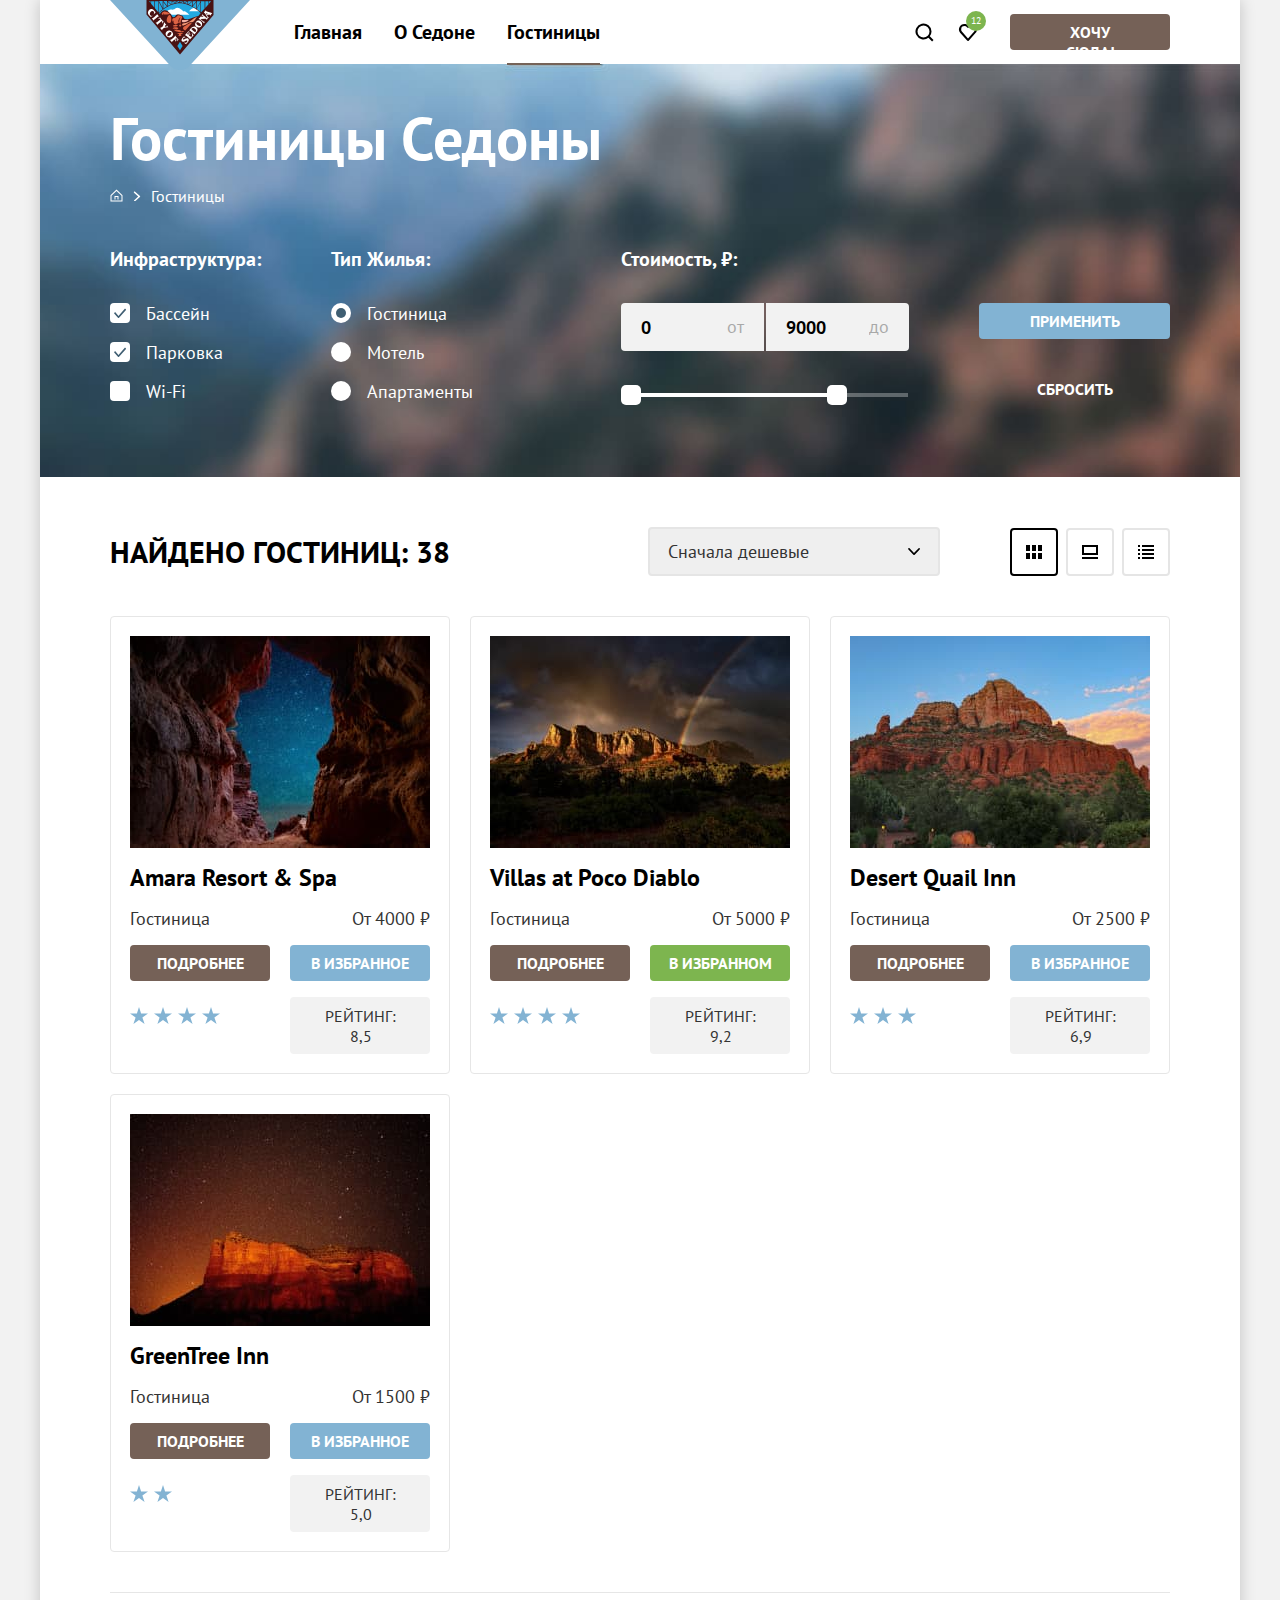
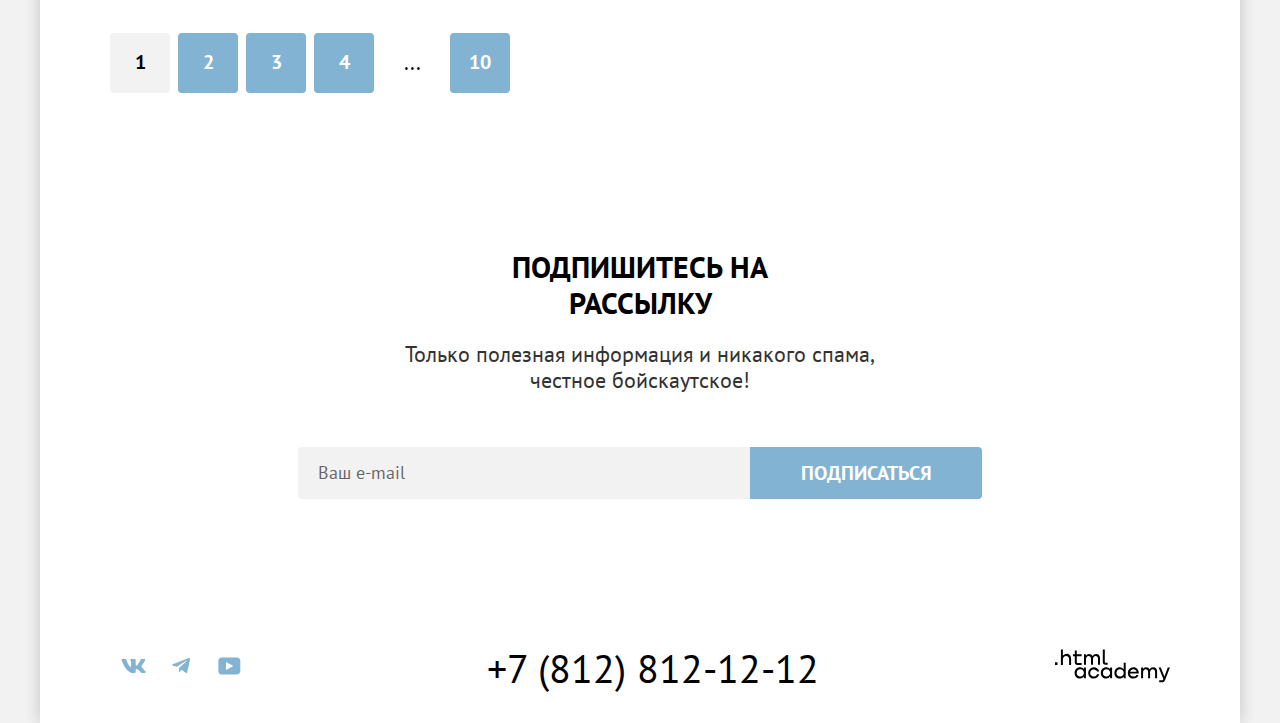
<file: catalog.html>
<!DOCTYPE html>
<html lang="ru">

  <head>
    <meta charset="utf-8">
    <title>Каталог</title>
    <link rel="stylesheet" href="styles/styles.css">
    <link rel="icon" href="favicon.ico">
    <link rel="icon" type="image/png" sizes="32x32" href="images/favicon.png">
  </head>

  <body class="page__body">
    <div class="page__body-container">
      <header class="page__header">
        <nav class="navigation container">
          <a class="navigation__logo-link" href="index.html">
            <img class="navigation__logo-img" src="images/logo.svg" width="140" height="70"
              alt="Логотип сайта Sedona.">
          </a>
          <ul class="navigation__list">
            <li class="navigation__item">
              <a class="navigation__link" href="index.html">Главная</a>
            </li>
            <li class="navigation__item">
              <a class="navigation__link" href="#">О Седоне</a>
            </li>
            <li class="navigation__item">
              <a class="navigation__link navigation__link--active" href="#">Гостиницы</a>
            </li>
          </ul>

          <ul class="navigation__user-menu user-menu">
            <li class="user-menu__item">
              <a class="user-menu__link" href="#">
                <svg class="user-menu__link-icon" aria-hidden="true" focusable="false" width="20" height="20"
                  viewBox="0 0 20 20" fill="currentColor" xmlns="http://www.w3.org/2000/svg">
                  <path
                    d="m19.5 18-3.7-3.7a8 8 0 0 0 1.7-4.8 8 8 0 1 0-3.1 6.3l3.7 3.7 1.4-1.5Zm-10-2.5a6 6 0 0 1-6-6 6 6 0 0 1 12 0 6 6 0 0 1-6 6Z"
                     />
                </svg>
                <span class="visually-hidden">Поиск.</span>
              </a>
            </li>
            <li class="user-menu__item">
              <a class="user-menu__link" href="#">
                <svg class="user-menu__link-icon" aria-hidden="true" focusable="false" width="20" height="20"
                  viewBox="0 0 20 20" fill="currentColor" xmlns="http://www.w3.org/2000/svg">
                  <path
                    d="M9.9 19a1 1 0 0 1-.8-.4l-7-7.9A5.4 5.4 0 0 1 6.5 2C7.8 2 9 2.5 10 3.3a5.5 5.5 0 0 1 9 4.1c0 1.3-.5 2.5-1.3 3.4l-7 7.9c-.2.2-.4.3-.8.3Zm-6-9.5 6.1 6.9 6.2-7c.5-.5.7-1.2.7-2 0-1.8-1.5-3.3-3.3-3.3-1 0-2 .5-2.7 1.3-.3.3-.6.4-.9.4-.3 0-.6-.2-.8-.4a3.7 3.7 0 0 0-2.7-1.3 3.3 3.3 0 0 0-3.3 3.3c-.1.9.3 1.6.7 2.1-.1 0-.1 0 0 0Z" />
                </svg>
                <span class="visually-hidden">Избранные гостиницы.</span>
                <span class="user-menu__favorite-counter">12</span>
              </a>
            </li>
            <li class="user-menu__item">
              <a class="user-menu__link-button button" href="#">Хочу сюда!</a>
            </li>
          </ul>
        </nav>
      </header>

      <main class="main_inner">
        <header class="inner__header">
          <h1 class="inner__header-title">Гостиницы Седоны</h1>
          <ul class="breadcrumbs">
            <li class="breadcrumbs__item">
              <a class="breadcrumbs__link" href="index.html">
                <svg width="13" height="13" fill="none" xmlns="http://www.w3.org/2000/svg">
                  <path d="m6.5.5-6 5.8v6.2h12V6.3L6.5.5Zm5 11h-10V6.7l5-4.8 5 4.8v4.8Z" fill="#fff" />
                  <path d="M4.5 10.5h1V8h2v2.5h1V7h-4v3.5Z" fill="#fff" />
                </svg>
              </a>
            </li>
            <li class="breadcrumbs__item">
              <a class="breadcrumbs__link">Гостиницы</a>
            </li>
          </ul>

          <section class="inner__header-filter filter">
            <h2 class="visually-hidden">Фильтр гостиниц.</h2>
            <form class="filter__form" action="https://echo.htmlacademy.ru/" method="get">

              <fieldset class="filter__group filter__group--checkbox">
                <legend class="filter__title">Инфраструктура:</legend>
                <ul class="filter__list">
                  <li class="filter__item">
                    <label class="filter__label">
                      <input class="visually-hidden filter__checkbox" type="checkbox" name="swimming-pool" checked>
                      <span class="filter__mark"></span>
                      <span class="filter__checkbox-text">Бассейн</span>
                    </label>
                  </li>
                  <li class="filter__item">
                    <label class="filter__label">
                      <input class="visually-hidden filter__checkbox" type="checkbox" name="parking" checked>

                      <span class="filter__mark"></span>
                      <span class="filter__checkbox-text">Парковка</span>
                    </label>
                  </li>
                  <li class="filter__item">
                    <label class="filter__label">
                      <input class="visually-hidden filter__checkbox" type="checkbox" name="Wi-fi">
                      <span class="filter__mark"></span>
                      <span class="filter__checkbox-text">Wi-Fi</span>
                    </label>
                  </li>
                </ul>
              </fieldset>

              <fieldset class="filter__group filter__group--radio">
                <legend class="filter__title">Тип жилья:</legend>
                <ul class="filter__list">
                  <li class="filter__item">
                    <label class="filter__label">
                      <input class="visually-hidden filter__radio" type="radio" name="title_housing" value="hotel"
                        checked>
                      <span class="filter__mark"></span>
                      <span class="filter__radio-text">Гостиница</span>
                    </label>
                  </li>
                  <li class="filter__item">
                    <label class="filter__label">
                      <input class="visually-hidden filter__radio" type="radio" name="title_housing" value="motel">
                      <span class="filter__mark"></span>
                      <span class="filter__radio-text">Мотель</span>

                    </label>
                  </li>
                  <li class="filter_item">
                    <label class="filter__label">
                      <input class="visually-hidden filter__radio" type="radio" name="title_housing" value="apartments">
                      <span class="filter__mark"></span>
                      <span class="filter__radio-text">Апартаменты</span>
                    </label>
                  </li>
                </ul>
              </fieldset>

              <fieldset class="filter__group filter__group--price">
                <legend class="filter__title">Стоимость, ₽:</legend>

                <div class="filter__price">
                  <label class="filter__price-label filter__price-label-min" for="min-price">от</label>
                  <input class="filter_price-input filter__price-min" type="text" name="min-price" id="min-price"
                    value="0" aria-label="Фильтр:Минимальная цена">
                  <label class="filter__price-label filter__price-label-max" for="max-price">до</label>
                  <input class="filter_price-input filter__price-max" type="text" name="max-price" id="max-price"
                    value="9000" aria-label="Фильтр:Максимальная цена">
                </div>

                <div class="filter__range">
                  <div class="filter__line">
                    <div class="filter__stripe" style="left: 0; width: 206px;"></div>
                  </div>
                  <div class="filter__range-toggle filter__range-toggle--min" style="left:0" tabindex="0"></div>
                  <div class="filter__range-toggle filter__range-toggle--max" style="left:206px" tabindex="0"></div>
                </div>
              </fieldset>

              <div class="filter__group-buttons">
                <button class="button filter__button filter__button-submit" type="submit">Применить</button>
                <button class="button filter__button filter__button-reset" type="reset">Сбросить</button>
              </div>
            </form>
          </section>
        </header>

        <section class="catalog container">
          <div class="catalog__panel">
            <h2 class="catalog__title title">Найдено гостиниц: 38</h2>

            <select class="catalog__sort" aria-label="Сортировка">
              <option value="cheap">Сначала дешевые</option>
              <option value="expensive">Сначала дорогие</option>
            </select>

            <div class="catalog__view">
              <a class="catalog__view-button catalog__view-button--current catalog__view-button--tiles" href="#">
                <svg aria-hidden="true" focusable="false" width="16" height="14" viewBox="0 0 16 14" fill="none"
                  xmlns="http://www.w3.org/2000/svg">
                  <g clip-path="url(#a)" fill="#000">
                    <path d="M4 0H0v6h4V0ZM16 0h-4v6h4V0ZM10 0H6v6h4V0ZM4 8H0v6h4V8ZM16 8h-4v6h4V8ZM10 8H6v6h4V8Z" />
                  </g>
                  <defs>
                    <clipPath id="a">
                      <path fill="#fff" d="M0 0h16v14H0z" />
                    </clipPath>
                  </defs>
                </svg>
                <span class="visually-hidden">Показать плиткой.</span>
              </a>
              <a class="catalog__view-button catalog__view-button--card" href="#">
                <span class="visually-hidden">Показать карточкой.</span>
                <svg aria-hidden="true" focusable="false" width="16" height="14" viewBox="0 0 16 14" fill="none"
                  xmlns="http://www.w3.org/2000/svg">
                  <path d="M16 12H0v2h16v-2ZM14 2v6H2V2h12Zm2-2H0v10h16V0Z" fill="#000" />
                </svg>
              </a>
              <a class="catalog__view-button catalog__view-button--list" href="#">
                <svg aria-hidden="true" focusable="false" width="16" height="14" viewBox="0 0 16 14" fill="none"
                  xmlns="http://www.w3.org/2000/svg">
                  <path
                    d="M2 0H0v2h2V0ZM16 0H4v2h12V0ZM2 4H0v2h2V4ZM16 4H4v2h12V4ZM2 8H0v2h2V8ZM16 8H4v2h12V8ZM2 12H0v2h2v-2ZM16 12H4v2h12v-2Z"
                    fill="#000" />
                </svg>
                <span class="visually-hidden">Показать списком.</span>
              </a>
            </div>
          </div>

          <ul class="catalog__list">
            <li class="catalog__card">
              <img class="catalog__card-image" src="images/hotel-amara.jpg" width="300" height="212"
                alt="Знаменитое ущелье курорта.">
              <h3 class="catalog__card-title">Amara Resort & Spa</h3>
              <div class="catalog__description">
                <span class="catalog__card-text">Гостиница</span>
                <b class="catalog__card-price">от 4000 ₽</b>
              </div>
              <div class="catalog__card-buttons">
                <a class="catalog__card-button catalog__card-button--detail button" href="#">Подробнее</a>
                <a class="catalog__card-button catalog__card-button--favorite button" href="#">В избранное</a>
              </div>
              <div class="catalog__rating">
                <ul class="catalog__rating-list">
                  <li class="catalog__rating-item">
                    <span class="visually-hidden">Звезда рейтинга.</span>
                  </li>
                  <li class="catalog__rating-item">
                    <span class="visually-hidden">Звезда рейтинга.</span>
                  </li>
                  <li class="catalog__rating-item">
                    <span class="visually-hidden">Звезда рейтинга.</span>
                  </li>
                  <li class="catalog__rating-item">
                    <span class="visually-hidden">Звезда рейтинга.</span>
                  </li>
                </ul>
                <span class="catalog__rating-text">Рейтинг: 8,5</span>
              </div>

            <li class="catalog__card">
              <img class="catalog__card-image" src="images/hotel-villas.jpg" width="300" height="212"
                alt="Живописные ландшафты гостиницы.">
              <h3 class="catalog__card-title">Villas at Poco Diablo</h3>
              <div class="catalog__description">
                <span class="catalog__card-text">Гостиница</span>
                <b class="catalog__card-price">от 5000 ₽</b>
              </div>
              <div class="catalog__card-buttons">
                <a class="catalog__card-button catalog__card-button--detail button" href="#">Подробнее</a>
                <a class="catalog__card-button catalog__card-button--favorite catalog__card-button--active button"
                  href="#">В избранном</a>
              </div>
              <div class="catalog__rating">
                <ul class="catalog__rating-list">
                  <li class="catalog__rating-item">
                    <span class="visually-hidden">Звезда рейтинга.</span>
                  </li>
                  <li class="catalog__rating-item">
                    <span class="visually-hidden">Звезда рейтинга.</span>
                  </li>
                  <li class="catalog__rating-item">
                    <span class="visually-hidden">Звезда рейтинга.</span>
                  </li>
                  <li class="catalog__rating-item">
                    <span class="visually-hidden">Звезда рейтинга.</span>
                  </li>
                </ul>
                <span class="catalog__rating-text">Рейтинг: 9,2</span>
              </div>

            <li class="catalog__card">
              <img class="catalog__card-image" src="images/hotel-desert.jpg" width="300" height="212"
                alt="Пустынный ландшафт гостиницы.">
              <h3 class="catalog__card-title">Desert Quail Inn</h3>
              <div class="catalog__description">
                <span class="catalog__card-text">Гостиница</span>
                <b class="catalog__card-price">от 2500 ₽</b>
              </div>
              <div class="catalog__card-buttons">
                <a class="catalog__card-button catalog__card-button--detail button" href="#">Подробнее</a>
                <a class="catalog__card-button catalog__card-button--favorite button" href="#">В избранное</a>
              </div>
              <div class="catalog__rating">
                <ul class="catalog__rating-list">
                  <li class="catalog__rating-item">
                    <span class="visually-hidden">Звезда рейтинга.</span>
                  </li>
                  <li class="catalog__rating-item">
                    <span class="visually-hidden">Звезда рейтинга.</span>
                  </li>
                  <li class="catalog__rating-item">
                    <span class="visually-hidden">Звезда рейтинга.</span>
                  </li>
                </ul>
                <span class="catalog__rating-text">Рейтинг: 6,9</span>
              </div>

            <li class="catalog__card">
              <img class="catalog__card-image" src="images/hotel-greentree.jpg" width="300" height="212"
                alt="Незабываемый горный ландшафт гостиницы.">
              <h3 class="catalog__card-title">GreenTree Inn</h3>
              <div class="catalog__description">
                <span class="catalog__card-text">Гостиница</span>
                <b class="catalog__card-price">от 1500 ₽</b>
              </div>
              <div class="catalog__card-buttons">
                <a class="catalog__card-button catalog__card-button--detail button" href="#">Подробнее</a>
                <a class="catalog__card-button catalog__card-button--favorite button" href="#">В избранное</a>
              </div>
              <div class="catalog__rating">
                <ul class="catalog__rating-list">
                  <li class="catalog__rating-item">
                    <span class="visually-hidden">Звезда рейтинга.</span>
                  </li>
                  <li class="catalog__rating-item">
                    <span class="visually-hidden">Звезда рейтинга.</span>
                  </li>
                </ul>
                <span class="catalog__rating-text">Рейтинг: 5,0</span>
              </div>
            </li>
          </ul>
        </section>


        <ul class="pagination container">
          <li class="pagination__item">
            <a class="pagination__link pagination__link--current">1</a>
          </li>
          <li class="pagination__item">
            <a class="pagination__link" href="#">2</a>
          </li>
          <li class="pagination__item">
            <a class="pagination__link" href="#">3</a>
          </li>
          <li class="pagination__item">
            <a class="pagination__link" href="#">4</a>
          </li>
          <li class="pagination__item">
            <a class="pagination__link pagination__link--all" href="#">...</a>
          </li>
          <li class="pagination__item">
            <a class="pagination__link" href="#">10</a>
          </li>
        </ul>


        <section class="newsletter newsletter-catalog">
          <h2 class="newsletter__title title">Подпишитесь на рассылку</h2>
          <p class="newsletter__description">Только полезная информация и никакого спама, честное бойскаутское!</p>
          <form class="newsletter__form" action="https://echo.htmlacademy.ru/" method="post">
            <input class="newsletter__email" placeholder="Ваш e-mail" type="email" name="newsletter-email" required>
            <button class="button newsletter__button" type="submit">Подписаться</button>
          </form>
        </section>

      </main>

      <footer class="footer container">
        <div class="footer_wrapper">
          <section class="footer__social">
            <h2 class="visually-hidden">Ссылки на социальные сети.</h2>
            <ul class="footer__social-list">
              <li class="footer__social-item">
                <a class="footer__social-button footer__link" href="https://vk.com/htmlacademy">
                  <span class="visually-hidden">ВКонтакте.</span>
                  <svg class="footer__social-icon" width="48" height="40" fill="currentColor" xmlns="http://www.w3.org/2000/svg">
                    <path fill-rule="evenodd" clip-rule="evenodd"
                      d="M35.1 14c.2-.6 0-1-.8-1h-2.6c-.7 0-1 .3-1.1.7 0 0-1.4 3.2-3.3 5.3-.6.6-.9.8-1.2.8-.2 0-.4-.2-.4-.7v-5.2c0-.6-.2-.9-.8-.9h-4c-.5 0-.8.3-.8.6 0 .6 1 .8 1 2.5V20c0 .8 0 1-.4 1-.9 0-3-3.2-4.3-6.9-.3-.7-.5-1-1.2-1h-2.6c-.8 0-1 .3-1 .7 0 .7 1 4.1 4.2 8.6 2.2 3 5.2 4.7 8 4.7 1.7 0 1.9-.4 1.9-1v-2.3c0-.8.2-.9.7-.9.4 0 1 .2 2.6 1.7 1.8 1.7 2 2.5 3 2.5h2.7c.7 0 1.1-.4 1-1.1-.3-.7-1.2-1.8-2.3-3L31.6 21c-.4-.5-.3-.7 0-1.1 0 0 3.2-4.4 3.5-6Z"
                       />
                  </svg>
                </a>
              </li>
              <li class="footer__social-item">
                <a class="footer__social-button footer__link" href="https://t.me/htmlacademy">
                  <span class="visually-hidden">Телеграм.</span>
                  <svg class="footer__social-icon" width="48" height="40" fill="currentColor" xmlns="http://www.w3.org/2000/svg">
                    <path
                      d="m31.8 12.1-16 6.1c-1 .5-1 1-.2 1.4l4.1 1.2 9.5-6c.5-.2.9 0 .5.2l-7.6 7-.3 4.2c.4 0 .6-.2.8-.4l2-2 4.1 3c.8.5 1.3.3 1.5-.6L33 13.4c.3-1.1-.4-1.6-1.1-1.3Z"
                       />
                  </svg>
                </a>
              </li>
              <li class="footer__social-item">
                <a class="footer__social-button footer__link" href="https://www.youtube.com/user/htmlacademyru">
                  <span class="visually-hidden">Youtube.</span>
                  <svg class="footer__social-icon" width="48" height="40" viewBox="0 0 48 40" fill="currentColor" xmlns="http://www.w3.org/2000/svg">
                    <path
                      d="M31.9402 11.5H16.5074C14.6467 11.5 13.3333 13.0938 13.3333 14.9V24.9937C13.3333 26.9062 14.6467 28.5 16.5074 28.5H32.1591C33.8009 28.5 35.3333 26.9062 35.3333 25.1V14.9C35.1143 13.0938 33.8009 11.5 31.9402 11.5ZM20.9949 24.0375V15.9625L28.3283 20L20.9949 24.0375Z"
                       />
                  </svg>
                </a>
              </li>
            </ul>
          </section>

          <section class="footer__contacts">
            <h2 class="visually-hidden">Контакты.</h2>
            <a class="footer__contacts-phone footer__link" href="tel:+74956660166">+7 (812) 812-12-12</a>
          </section>

          <div class="footer__copyright">
            <h2 class="visually-hidden">HTML academy.</h2>
            <a class="footer__copyright-link footer__link" href="https://htmlacademy.ru/">
              <svg class="footer__copyright-logo" width="115" height="34"
                viewBox="0 0 115 34" fill="none" xmlns="http://www.w3.org/2000/svg">
                <path
                  d="M0 13.3v2.6h2.5v-2.6H0ZM11.6 4.9c-1.6 0-2.8.7-3.6 1.7h-.1V.4h-2v15.5h2v-5.3C7.9 8.5 9.2 7 11.2 7c1.8 0 2.9 1.4 2.9 3.2v5.7h2V9.8c.1-3-1.8-5-4.5-5ZM26.6 5.2h-4.8V1.5h-2v3.8h-1.9v2h1.9v6c0 1.7 1 2.7 2.7 2.7h4.1v-2h-3.7c-.7 0-1.1-.4-1.1-1.1V7.2h4.8v-2ZM41.1 5c-1.6 0-2.9.8-3.5 2h-.1a3.7 3.7 0 0 0-3.4-2c-1.4 0-2.5.8-3.1 1.8h-.1V5.2H29v10.6h2v-5.4c0-2 1-3.5 2.6-3.5 1.5 0 2.4 1 2.4 2.6v6.3h2v-5.6c0-2.4 1.4-3.3 2.6-3.3 1.5 0 2.4 1 2.4 2.6v6.3h2V9.3c.1-2.5-1.4-4.3-3.9-4.3ZM47.8 13c0 1.8 1 2.8 2.8 2.8h2v-2h-1.7c-.7 0-1.1-.4-1.1-1.1V.4h-2V13ZM28.9 20a4.9 4.9 0 0 0-3.9-1.7c-3.1 0-5.4 2.3-5.4 5.6s2.3 5.6 5.4 5.6c1.8 0 3-.8 3.8-2h.1v1.7h2V18.6h-2V20Zm-3.6 7.5a3.5 3.5 0 0 1-3.6-3.6c0-2 1.4-3.6 3.6-3.6s3.6 1.6 3.6 3.6c0 1.9-1.4 3.6-3.6 3.6ZM44.2 22.4c-.5-2.4-2.6-4.1-5.4-4.1a5.4 5.4 0 0 0-5.6 5.6c0 3 2.2 5.6 5.6 5.6 2.8 0 4.9-1.8 5.4-4.2h-2.1a3.4 3.4 0 0 1-3.3 2.3 3.5 3.5 0 0 1-3.6-3.6c0-2 1.4-3.6 3.6-3.6 1.6 0 2.8 1 3.3 2.2h2.1v-.2ZM55.1 20a4.9 4.9 0 0 0-3.9-1.7c-3.1 0-5.4 2.3-5.4 5.6s2.3 5.6 5.4 5.6c1.8 0 3-.8 3.8-2h.1v1.7h2V18.6h-2V20Zm-3.6 7.5a3.5 3.5 0 0 1-3.6-3.6c0-2 1.4-3.6 3.6-3.6s3.6 1.6 3.6 3.6c0 1.9-1.5 3.6-3.6 3.6ZM68.7 20.2a5 5 0 0 0-3.9-2c-3.1 0-5.4 2.4-5.4 5.7 0 3.3 2.2 5.6 5.4 5.6 1.7 0 3-.8 3.8-1.8h.1v1.5h2V13.8h-2v6.4Zm-3.6 7.3a3.5 3.5 0 0 1-3.6-3.6c0-2 1.4-3.6 3.6-3.6s3.6 1.6 3.6 3.6c-.1 2-1.5 3.6-3.6 3.6ZM78.3 18.3a5.4 5.4 0 0 0-5.5 5.6c0 3 2.1 5.6 5.5 5.6 2.5 0 4.5-1.3 5.2-3.6h-2.1c-.5 1-1.6 1.6-3 1.6-1.9 0-3.3-1.3-3.4-3h8.8c.2-3.5-2-6.2-5.5-6.2Zm0 1.9c1.7 0 3 1 3.3 2.6h-6.5a3.2 3.2 0 0 1 3.2-2.6ZM98.2 18.3a4 4 0 0 0-3.6 2h-.1c-.6-1.2-1.8-2-3.4-2-1.4 0-2.5.7-3.1 1.8v-1.5h-1.9v10.6h2v-5.4c0-2 1-3.4 2.6-3.5 1.5 0 2.4 1 2.4 2.6v6.3h2v-5.6c0-2.4 1.4-3.3 2.6-3.3 1.5 0 2.4 1 2.4 2.6v6.3h2v-6.5c.1-2.6-1.4-4.4-3.9-4.4ZM109.4 27.4l-3.6-9h-2.2l4.8 11.7c-.3.9-.7 1.2-1.7 1.2h-2.5v2h2.5c1.8 0 2.8-.8 3.5-2.6l4.7-12.2h-2.1l-3.4 8.9Z"
                   />
              </svg>
            </a>
          </div>
        </div>
      </footer>
    </div>
  </body>

</html>
</file>
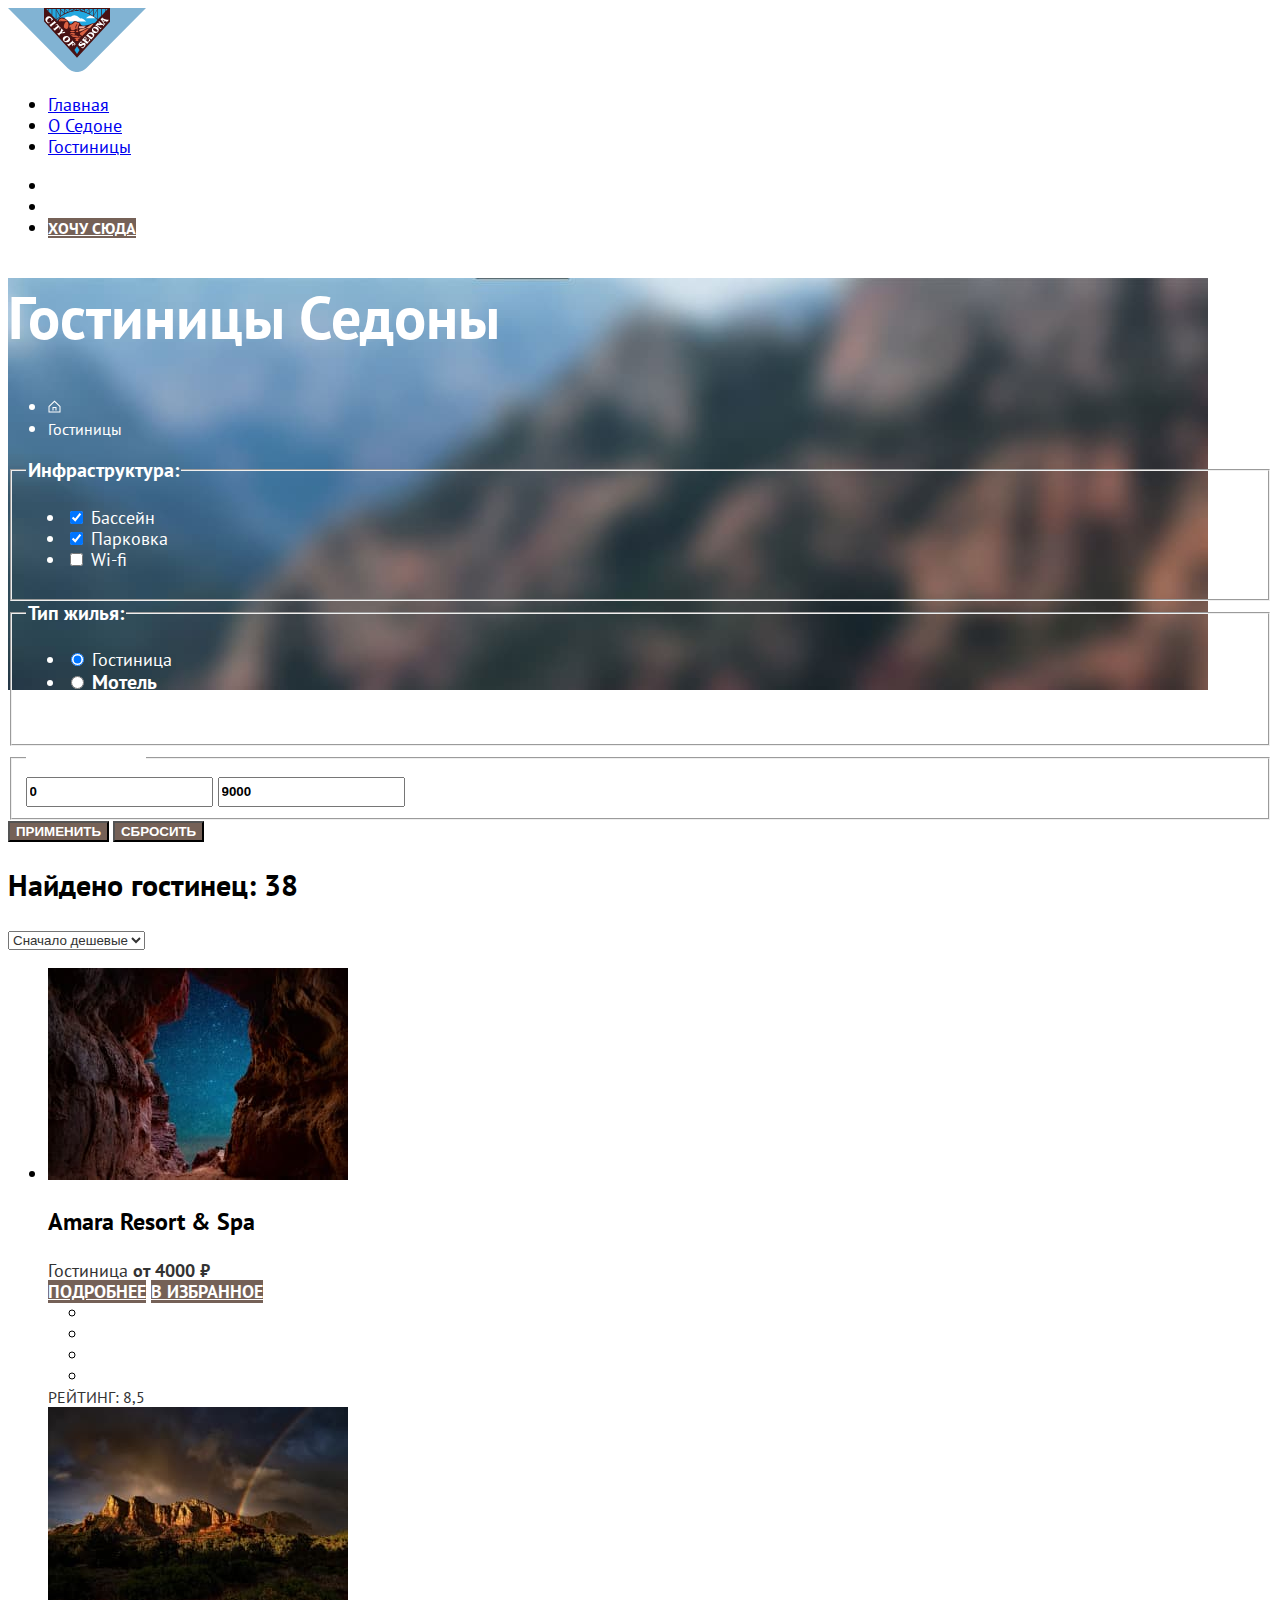
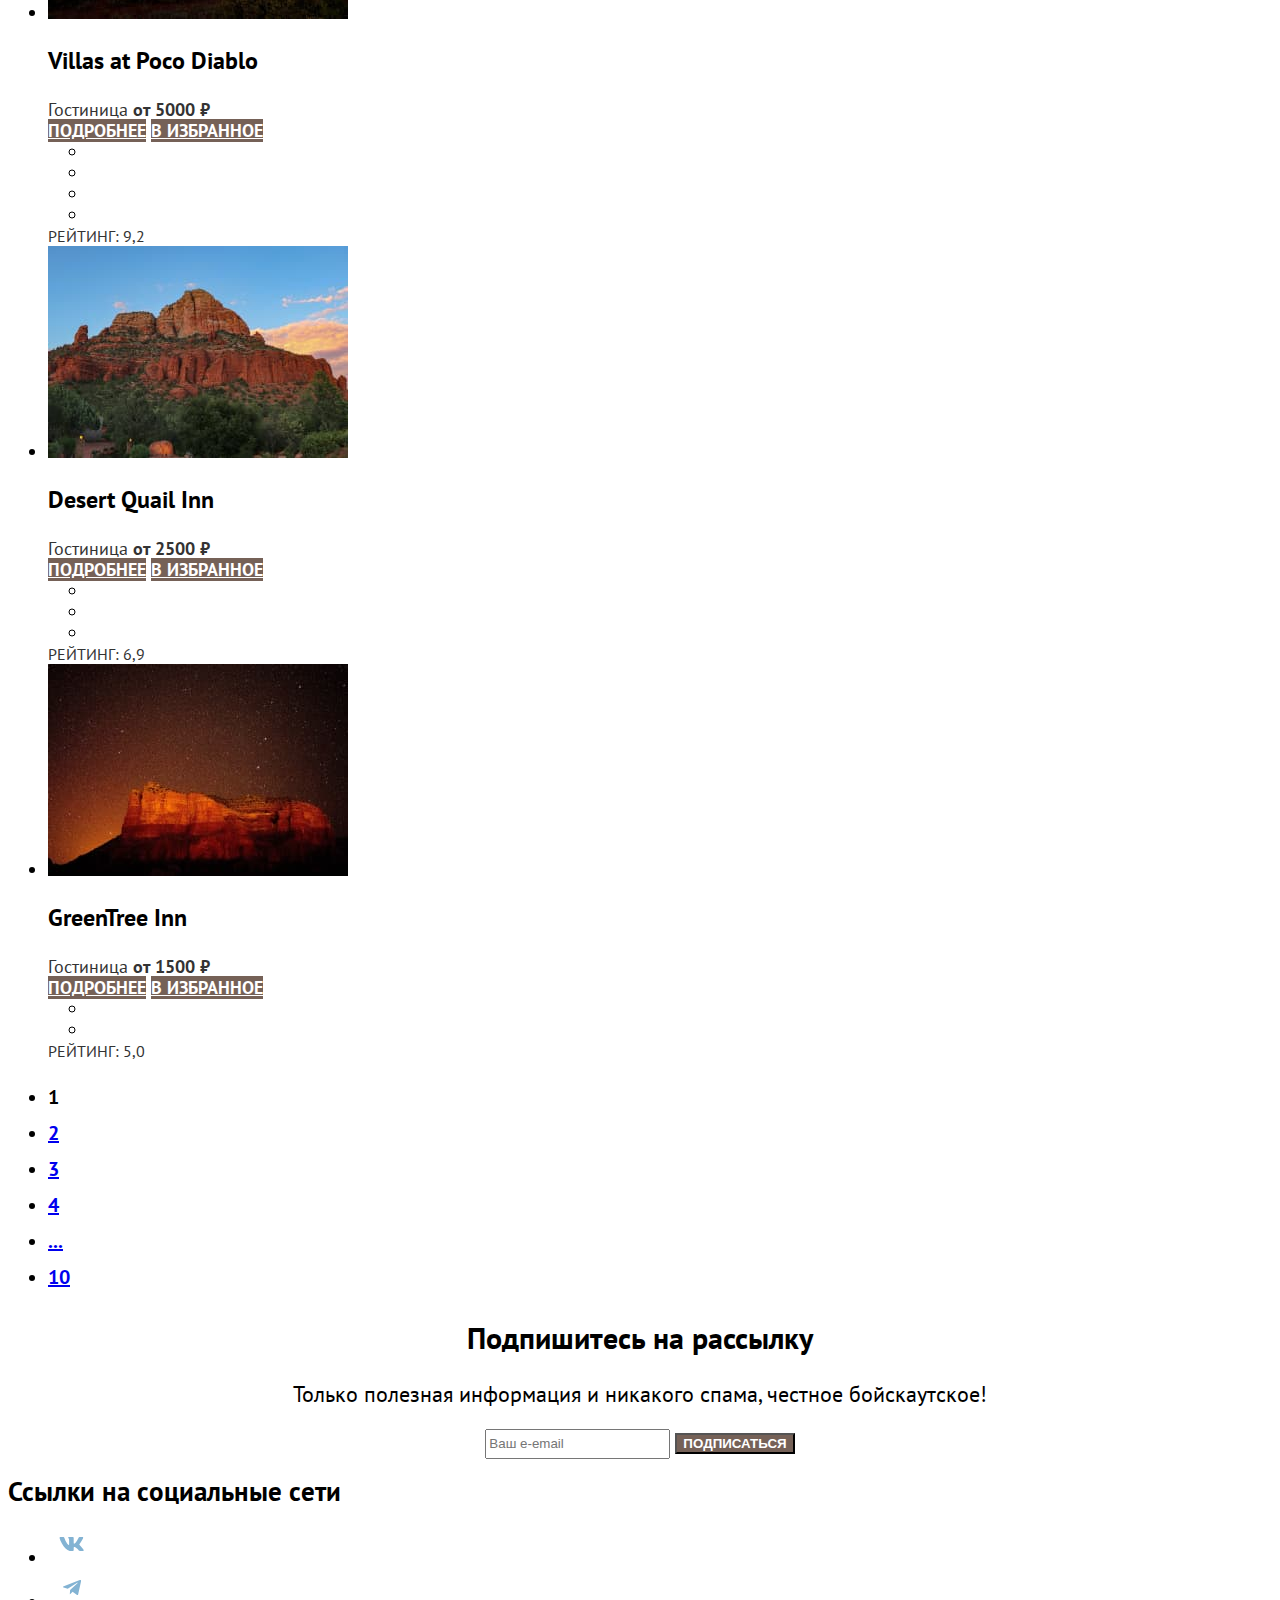
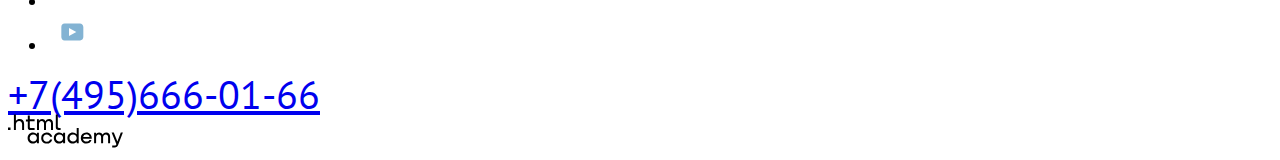
<file: 4/catalog.html>
<!DOCTYPE html>
<html lang="ru">

  <head>
    <meta charset="utf-8">
    <title>Каталог</title>
    <link rel="stylesheet" href="styles/styles.css">
    <base href="https://htmlacademy-htmlcss.github.io/2200407-sedona-35/4/">
</head>

  <body class="page__body">
    <header class="page__header">
      <nav class="navigation">
        <a class="navigation__logo-link">
          <img class="navigation__logo-img" src="images/logo.svg" width="138" height="64" alt="Логотип сайта «Sedona»">
        </a>
        <ul class="navigation__list">
          <li class="navigation__item">
            <a class="navigation__link" href="index.html">Главная</a>
          </li>
          <li class="navigation__item">
            <a class="navigation__link" href="#">О Седоне</a>
          </li>
          <li class="navigation__item">
            <a class="navigation__link navigation__link--active" href="#">Гостиницы</a>
          </li>
        </ul>

        <ul class="navigation__user-menu user-menu">
          <li class="user-menu__item">
            <a class="user-menu__link" href="#">
              <span class="visually-hidden">Поиск</span>
            </a>
          </li>
          <li class="user-menu__item">
            <a class="user-menu__link" href="#">
              <span class="visually-hidden">Корзина</span>
            </a>
          </li>
          <li class="user-menu__item">
            <a class="user-menu__link-button button" href="#">Хочу сюда</a>
          </li>
        </ul>
      </nav>
    </header>

    <main class="main_inner">
      <header class="inner__header">
        <h1 class="inner__header-title">Гостиницы Седоны</h1>
        <ul class="breadcrumbs">
          <li class="breadcrumbs__item">
            <a class="breadcrumbs__link" href="index.html">
              <svg width="13" height="13" fill="none" xmlns="http://www.w3.org/2000/svg">
                <path d="m6.5.5-6 5.8v6.2h12V6.3L6.5.5Zm5 11h-10V6.7l5-4.8 5 4.8v4.8Z" fill="#fff" />
                <path d="M4.5 10.5h1V8h2v2.5h1V7h-4v3.5Z" fill="#fff" />
              </svg>
            </a>
          </li>
          <li class="breadcrumbs__item">
            <a class="breadcrumbs__link">Гостиницы</a>
          </li>
        </ul>

        <section class="inner__header-filter filter">
          <h2 class="visually-hidden">Фильтр гостиниц</h2>
          <form class="filter__form" action="https://echo.htmlacademy.ru/" method="get">

            <fieldset class="filter__group">
              <legend class="filter__title">Инфраструктура:</legend>
              <ul class="filter__list">
                <li class="filter__item">
                  <label class="filter__label">
                    <input class="filter__checkbox" type="checkbox" name="swimming-pool" checked>
                    Бассейн
                  </label>
                </li>
                <li class="filter__item">
                  <label class="filter__label">
                    <input class="filter__checkbox" type="checkbox" name="parking" checked>
                    Парковка
                  </label>
                </li>
                <li class="filter__item">
                  <label class="filter__label">
                    <input class="filter__checkbox" type="checkbox" name="Wi-fi">
                    Wi-fi
                  </label>
                </li>
              </ul>
            </fieldset>

            <fieldset class="filter__group">
              <legend class="filter__title">Тип жилья:</legend>
              <ul class="filter__list">
                <li class="filter__item">
                  <label class="filter">
                    <input class="filter__radio" type="radio" name="title_housing" value="hotel" checked>
                    Гостиница
                  </label>
                </li>
                <li class="filter__item">
                  <label class="filter__title">
                    <input class="filter__radio" type="radio" name="title_housing" value="motel">
                    Мотель
                  </label>
                </li>
                <li class="filter_item">
                  <label class="filter__title>
                    <input class=" filter__radio" type="radio" name="title_housing" value="apartments">
                    Апартаменты
                  </label>
                </li>
              </ul>
            </fieldset>

            <fieldset class="filter__group">
              <legend class="filter__title">Стоимость, ₽:</legend>

              <div class="filter__price">
                <input class="filter_price-input filter__price-min" type="text" name="min-price" value="0"
                  aria-label="Фильтр:Минимальная цена">
                <input class="filter_price-input filter__price-max" type="text" name="max-price" value="9000"
                  aria-label="Фильтр:Максимальная цена">
              </div>

              <div class="filter__range">
                <div class="filter__line">
                  <div class="filter__stripe" style="width: 206px"></div>
                </div>
                <div class="filter__range-toggle filter__range-toggle--min" style="left:10px"></div>
                <div class="filter__range-toggle filter__range-toggle--max" style="left:206px"></div>
              </div>
            </fieldset>

            <div class="filter__button">
              <button class="button button-submit" type="submit">Применить</button>
              <button class="button button-reset" type="reset">Сбросить</button>
            </div>
          </form>
        </section>
      </header>

      <section class="catalog">
        <h2 class="catalog__title">Найдено гостинец: 38</h2>

        <select class="catalog__sort" aria-label="Сортировка">
          <option value="cheap">Сначало дешевые</option>
          <option value="expensive">Сначало дорогие</option>
        </select>

        <div class="catalog__view">
          <a class="button button__view-tiles" href="#">
            <span class="visually-hidden">Показать плиткой</span>
          </a>
          <a class="button button__view-card" href="#">
            <span class="visually-hidden">Показать карточкой</span>
          </a>
          <a class="button button__view-list" href="#">
            <span class="visually-hidden">Показать списком</span>
          </a>
        </div>

        <ul class="catalog__list">
          <li class="catalog__card">
            <img class="catalog__card-image" src="images/hotel-amara.jpg" width="300" height="212"
              alt="Гостиница Amara Resort & Spa">
            <h3 class="catalog__card-title">Amara Resort & Spa</h3>
            <div class="catalog__description">
              <span class="catalog__card-text">Гостиница</span>
              <b class="catalog__card-price">от 4000 ₽</b>
            </div>
            <div class="catalog__card-buttons">
              <a class="button catalog__card-detail" href="#">Подробнее</a>
              <a class="button catalog__card-favorite" href="#">В избранное</a>
            </div>
            <div class="catalog__rating">
              <ul class="catalog__rating-list">
                <li class="catalog__rating-item">
                  <span class="visually-hidden">Звезда рейтинга</span>
                </li>
                <li class="catalog__star-item">
                  <span class="visually-hidden">Звезда рейтинга</span>
                </li>
                <li class="catalog__star-item">
                  <span class="visually-hidden">Звезда рейтинга</span>
                </li>
                <li class="catalog__star-item">
                  <span class="visually-hidden">Звезда рейтинга</span>
                </li>
              </ul>
              <span class="catalog__rating-text">Рейтинг: 8,5</span>
            </div>

          <li class="catalog__card">
            <img class="catalog__card-image" src="images/hotel-villas.jpg" width="300" height="212"
              alt="Гостиница Villas at Poco Diablo">
            <h3 class="catalog__card-title">Villas at Poco Diablo</h3>
            <div class="catalog__description">
              <span class="catalog__card-text">Гостиница</span>
              <b class="catalog__card-price">от 5000 ₽</b>
            </div>
            <div class="catalog__card-buttons">
              <a class="button catalog__card-detail" href="#">Подробнее</a>
              <a class="button catalog__card-favorite catalog__card-favorite--active" href="#">В избранное</a>
            </div>
            <div class="catalog__rating">
              <ul class="catalog__rating-list">
                <li class="catalog__rating-item">
                  <span class="visually-hidden">Звезда рейтинга</span>
                </li>
                <li class="catalog__star-item">
                  <span class="visually-hidden">Звезда рейтинга</span>
                </li>
                <li class="catalog__star-item">
                  <span class="visually-hidden">Звезда рейтинга</span>
                </li>
                <li class="catalog__star-item">
                  <span class="visually-hidden">Звезда рейтинга</span>
                </li>
              </ul>
              <span class="catalog__rating-text">Рейтинг: 9,2</span>
            </div>

          <li class="catalog__card">
            <img class="catalog__card-image" src="images/hotel-desert.jpg" width="300" height="212"
              alt="Гостиница Desert Quail Inn">
            <h3 class="catalog__card-title">Desert Quail Inn</h3>
            <div class="catalog__description">
              <span class="catalog__card-text">Гостиница</span>
              <b class="catalog__card-price">от 2500 ₽</b>
            </div>
            <div class="catalog__card-buttons">
              <a class="button catalog__card-detail" href="#">Подробнее</a>
              <a class="button catalog__card-favorite" href="#">В избранное</a>
            </div>
            <div class="catalog__rating">
              <ul class="catalog__rating-list">
                <li class="catalog__rating-item">
                  <span class="visually-hidden">Звезда рейтинга</span>
                </li>
                <li class="catalog__star-item">
                  <span class="visually-hidden">Звезда рейтинга</span>
                </li>
                <li class="catalog__star-item">
                  <span class="visually-hidden">Звезда рейтинга</span>
                </li>
              </ul>
              <span class="catalog__rating-text">Рейтинг: 6,9</span>
            </div>

          <li class="catalog__card">
            <img class="catalog__card-image" src="images/hotel-greentree.jpg" width="300" height="212"
              alt="Гостиница GreenTree Inn">
            <h3 class="catalog__card-title">GreenTree Inn</h3>
            <div class="catalog__description">
              <span class="catalog__card-text">Гостиница</span>
              <b class="catalog__card-price">от 1500 ₽</b>
            </div>
            <div class="catalog__card-buttons">
              <a class="button catalog__card-detail" href="#">Подробнее</a>
              <a class="button catalog__card-favorite" href="#">В избранное</a>
            </div>
            <div class="catalog__rating">
              <ul class="catalog__rating-list">
                <li class="catalog__rating-item">
                  <span class="visually-hidden">Звезда рейтинга</span>
                </li>
                <li class="catalog__star-item">
                  <span class="visually-hidden">Звезда рейтинга</span>
                </li>
              </ul>
              <span class="catalog__rating-text">Рейтинг: 5,0</span>
            </div>
          </li>
        </ul>
      </section>

      <ul class="pagination">
        <li class="pagination__item">
          <a class="pagination__link pagination__link--current">1</a>
        </li>
        <li class="pagination__item">
          <a class="pagination__link" href="#">2</a>
        </li>
        <li class="pagination__item">
          <a class="pagination__link" href="#">3</a>
        </li>
        <li class="pagination__item">
          <a class="pagination__link" href="#">4</a>
        </li>
        <li class="pagination__item">
          <a class="pagination__link pagination__link--all" href="#">...</a>
        </li>
        <li class="pagination__item">
          <a class="pagination__link" href="#">10</a>
        </li>
      </ul>


      <section class="newsletter newsletter-catalog">
        <h2 class="newsletter__title">Подпишитесь на рассылку</h2>
        <p class="newsletter__descr">Только полезная информация и никакого спама, честное бойскаутское!</p>
        <form class="newsletter__form" action="https://echo.htmlacademy.ru/" method="post">
          <input class="newsletter__email" placeholder="Ваш e-email" type="email" name="newsletter-email" required>
          <button class="button newsletter__button" type="submit">Подписаться</button>
        </form>
      </section>

    </main>

    <footer class="footer">
      <section class="footer__social">
        <h2 lass="visually-hidden">Ссылки на социальные сети</h2>
        <ul class="footer__social-list">
          <li class="footer__social-item">
            <a class="footer__social-button" href="#">
              <span class="visually-hidden">ВКонтакте</span>
              <svg width="48" height="40" fill="none" xmlns="http://www.w3.org/2000/svg">
                <path fill-rule="evenodd" clip-rule="evenodd"
                  d="M35.1 14c.2-.6 0-1-.8-1h-2.6c-.7 0-1 .3-1.1.7 0 0-1.4 3.2-3.3 5.3-.6.6-.9.8-1.2.8-.2 0-.4-.2-.4-.7v-5.2c0-.6-.2-.9-.8-.9h-4c-.5 0-.8.3-.8.6 0 .6 1 .8 1 2.5V20c0 .8 0 1-.4 1-.9 0-3-3.2-4.3-6.9-.3-.7-.5-1-1.2-1h-2.6c-.8 0-1 .3-1 .7 0 .7 1 4.1 4.2 8.6 2.2 3 5.2 4.7 8 4.7 1.7 0 1.9-.4 1.9-1v-2.3c0-.8.2-.9.7-.9.4 0 1 .2 2.6 1.7 1.8 1.7 2 2.5 3 2.5h2.7c.7 0 1.1-.4 1-1.1-.3-.7-1.2-1.8-2.3-3L31.6 21c-.4-.5-.3-.7 0-1.1 0 0 3.2-4.4 3.5-6Z"
                  fill="#83B3D3" />
              </svg>
            </a>
          </li>
          <li class="footer__social-item">
            <a class="footer__social-button" href="#">
              <span class="visually-hidden">Телеграм</span>
              <svg width="48" height="40" fill="none" xmlns="http://www.w3.org/2000/svg">
                <path
                  d="m31.8 12.1-16 6.1c-1 .5-1 1-.2 1.4l4.1 1.2 9.5-6c.5-.2.9 0 .5.2l-7.6 7-.3 4.2c.4 0 .6-.2.8-.4l2-2 4.1 3c.8.5 1.3.3 1.5-.6L33 13.4c.3-1.1-.4-1.6-1.1-1.3Z"
                  fill="#83B3D3" />
              </svg>
            </a>
          </li>
          <li class="footer__social-item">
            <a class="footer__social-button" href="#">
              <span class="visually-hidden">Ютюб</span>
              <svg width="48" height="40" viewBox="0 0 48 40" fill="none" xmlns="http://www.w3.org/2000/svg">
                <path
                  d="M31.9402 11.5H16.5074C14.6467 11.5 13.3333 13.0938 13.3333 14.9V24.9937C13.3333 26.9062 14.6467 28.5 16.5074 28.5H32.1591C33.8009 28.5 35.3333 26.9062 35.3333 25.1V14.9C35.1143 13.0938 33.8009 11.5 31.9402 11.5ZM20.9949 24.0375V15.9625L28.3283 20L20.9949 24.0375Z"
                  fill="#83B3D3" />
              </svg>
            </a>
          </li>
        </ul>
      </section>

      <section class="footer__contacts">
        <h2 class="visually-hidden">Контакты</h2>
        <a class="footer__contacts-phone" href="tel:+74956660166">+7(495)666-01-66</a>
      </section>

      <div class="footer__copyright">
        <h2 class="visually-hidden">HTML academy</h2>
        <a class="footer__copyright-link" href="#">
          <svg width="115" height="34" fill="none" xmlns="http://www.w3.org/2000/svg">
            <path
              d="M0 13.4V16h2.5v-2.6H0ZM11.6 5C10 5 8.8 5.7 8 6.7h-.1V.5h-2V16h2v-5.3c0-2.1 1.3-3.6 3.3-3.6 1.8 0 2.9 1.4 2.9 3.2V16h2V9.9c.1-3-1.8-4.9-4.5-4.9ZM26.6 5.3h-4.8V1.6h-2v3.8h-1.9v2h1.9v6c0 1.7 1 2.7 2.7 2.7h4.1v-2h-3.7c-.7 0-1.1-.4-1.1-1.1V7.3h4.8v-2ZM41.1 5.1c-1.6 0-2.9.8-3.5 2.1h-.1a3.7 3.7 0 0 0-3.4-2.1c-1.4 0-2.5.8-3.1 1.8h-.1V5.3H29v10.6h2v-5.4c0-2 1-3.5 2.6-3.5C35.1 7 36 8 36 9.6v6.3h2v-5.6C38 7.9 39.4 7 40.6 7 42.1 7 43 8 43 9.6v6.3h2V9.4c.1-2.5-1.4-4.3-3.9-4.3ZM47.8 13.2c0 1.7 1 2.7 2.8 2.7h2v-2h-1.7c-.7 0-1.1-.4-1.1-1.1V.5h-2v12.7ZM28.9 20.2a4.9 4.9 0 0 0-3.9-1.8c-3.1 0-5.4 2.3-5.4 5.6s2.3 5.6 5.4 5.6c1.8 0 3-.8 3.8-1.9h.1v1.6h2V18.7h-2v1.5Zm-3.6 7.4a3.5 3.5 0 0 1-3.6-3.6c0-2 1.4-3.6 3.6-3.6s3.6 1.6 3.6 3.6c0 1.9-1.4 3.6-3.6 3.6ZM44.2 22.5c-.5-2.4-2.6-4.1-5.4-4.1a5.4 5.4 0 0 0-5.6 5.6c0 3.1 2.2 5.6 5.6 5.6 2.8 0 4.9-1.8 5.4-4.2h-2.1a3.4 3.4 0 0 1-3.3 2.3 3.5 3.5 0 0 1-3.6-3.6c0-2 1.4-3.6 3.6-3.6 1.6 0 2.8 1 3.3 2.2h2.1v-.2ZM55.1 20.2a4.9 4.9 0 0 0-3.9-1.8c-3.1 0-5.4 2.3-5.4 5.6s2.3 5.6 5.4 5.6c1.8 0 3-.8 3.8-1.9h.1v1.6h2V18.7h-2v1.5Zm-3.6 7.4a3.5 3.5 0 0 1-3.6-3.6c0-2 1.4-3.6 3.6-3.6s3.6 1.6 3.6 3.6c0 1.9-1.5 3.6-3.6 3.6ZM68.7 20.3a5 5 0 0 0-3.9-1.9c-3.1 0-5.4 2.3-5.4 5.6s2.2 5.6 5.4 5.6c1.7 0 3-.8 3.8-1.8h.1v1.5h2V13.9h-2v6.4Zm-3.6 7.3a3.5 3.5 0 0 1-3.6-3.6c0-2 1.4-3.6 3.6-3.6s3.6 1.6 3.6 3.6c-.1 2-1.5 3.6-3.6 3.6ZM78.3 18.4a5.4 5.4 0 0 0-5.5 5.6c0 3 2.1 5.6 5.5 5.6 2.5 0 4.5-1.3 5.2-3.6h-2.1c-.5 1-1.6 1.6-3 1.6-1.9 0-3.3-1.3-3.4-2.9h8.8c.2-3.6-2-6.3-5.5-6.3Zm0 1.9c1.7 0 3 1 3.3 2.6h-6.5a3.2 3.2 0 0 1 3.2-2.6ZM98.2 18.4a4 4 0 0 0-3.6 2h-.1c-.6-1.2-1.8-2-3.4-2-1.4 0-2.5.7-3.1 1.8v-1.5h-1.9v10.6h2v-5.4c0-2 1-3.4 2.6-3.5 1.5 0 2.4 1 2.4 2.6v6.3h2v-5.6c0-2.4 1.4-3.3 2.6-3.3 1.5 0 2.4 1 2.4 2.6v6.3h2v-6.5c.1-2.6-1.4-4.4-3.9-4.4ZM109.4 27.5l-3.6-8.9h-2.2l4.8 11.6c-.3.9-.7 1.2-1.7 1.2h-2.5v2h2.5c1.8 0 2.8-.8 3.5-2.6l4.7-12.2h-2.1l-3.4 8.9Z"
              fill="#000" />
          </svg>
        </a>
      </div>
    </footer>

</html>
</file>
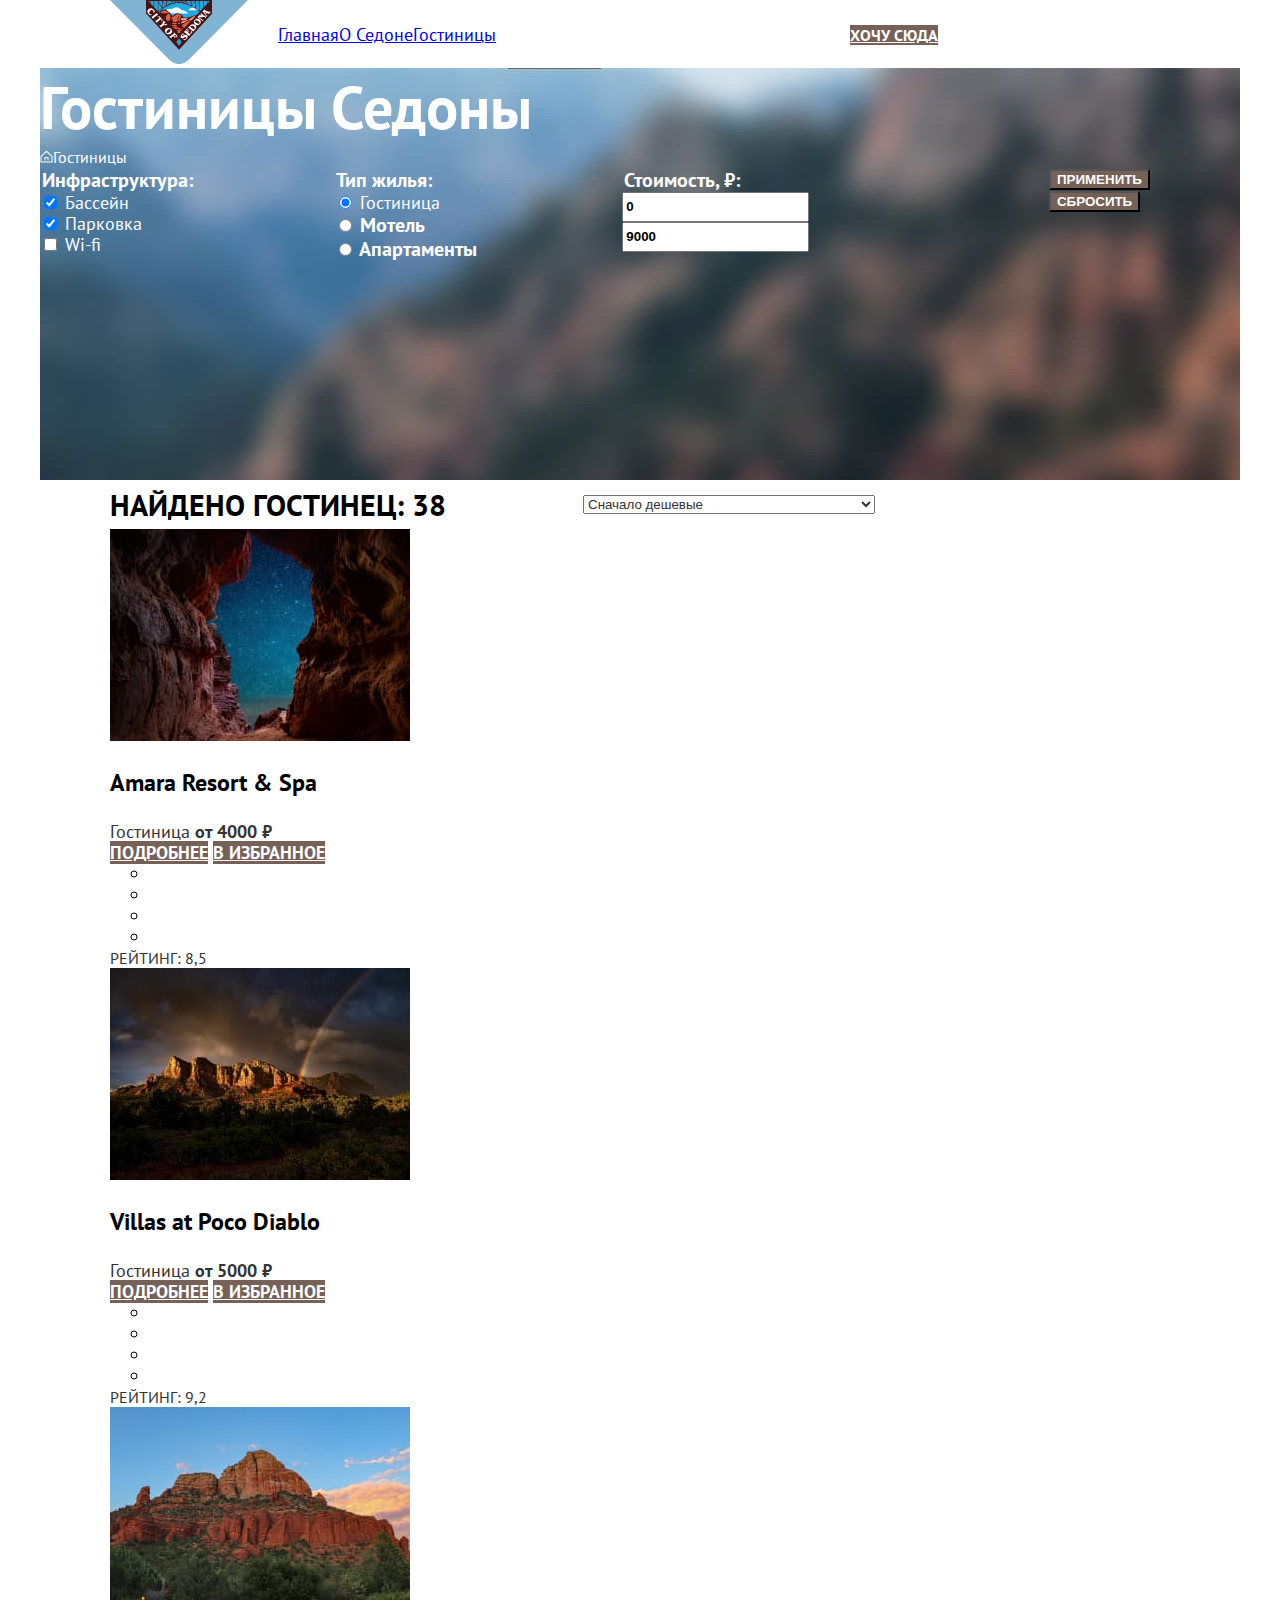
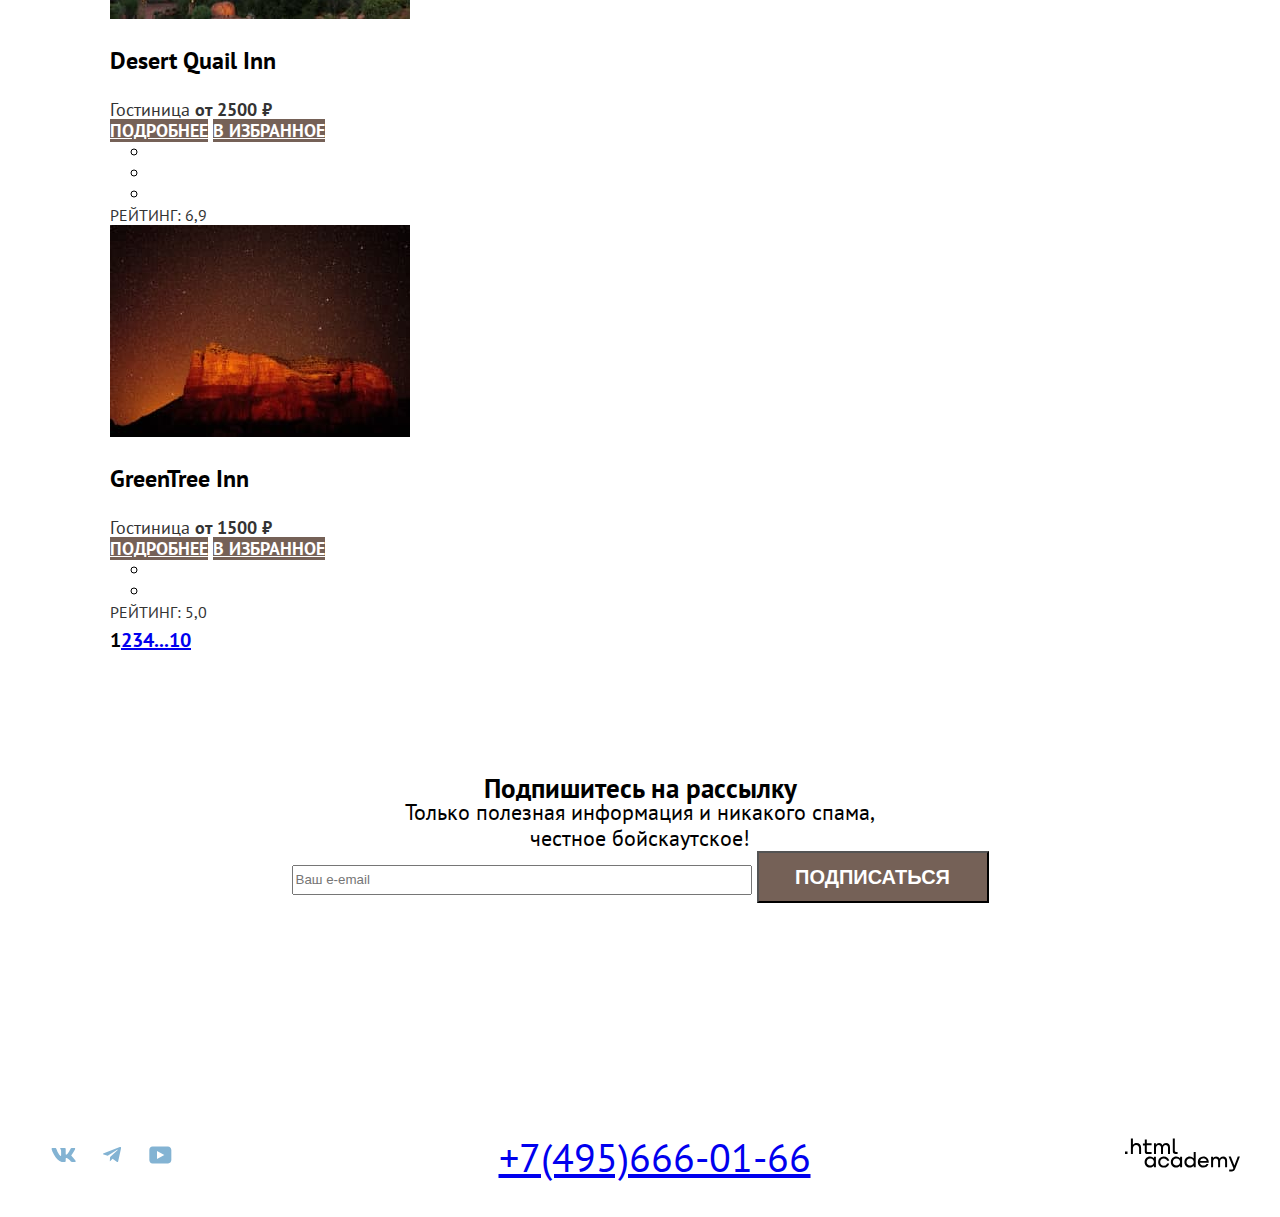
<file: 5/catalog.html>
<!DOCTYPE html>
<html lang="ru">

  <head>
    <meta charset="utf-8">
    <title>Каталог</title>
    <link rel="stylesheet" href="styles/styles.css">
    <base href="https://htmlacademy-htmlcss.github.io/2200407-sedona-35/5/">
</head>

  <body class="page__body">
    <header class="page__header">
      <nav class="navigation container">
        <a class="navigation__logo-link">
          <img class="navigation__logo-img" src="images/logo.svg" width="138" height="64" alt="Логотип сайта «Sedona»">
        </a>
        <ul class="navigation__list">
          <li class="navigation__item">
            <a class="navigation__link" href="index.html">Главная</a>
          </li>
          <li class="navigation__item">
            <a class="navigation__link" href="#">О Седоне</a>
          </li>
          <li class="navigation__item">
            <a class="navigation__link navigation__link--active" href="#">Гостиницы</a>
          </li>
        </ul>

        <ul class="navigation__user-menu user-menu">
          <li class="user-menu__item">
            <a class="user-menu__link" href="#">
              <span class="visually-hidden">Поиск</span>
            </a>
          </li>
          <li class="user-menu__item">
            <a class="user-menu__link" href="#">
              <span class="visually-hidden">Корзина</span>
            </a>
          </li>
          <li class="user-menu__item">
            <a class="user-menu__link-button button" href="#">Хочу сюда</a>
          </li>
        </ul>
      </nav>
    </header>

    <main class="main_inner">
      <header class="inner__header">
        <h1 class="inner__header-title">Гостиницы Седоны</h1>
        <ul class="breadcrumbs">
          <li class="breadcrumbs__item">
            <a class="breadcrumbs__link" href="index.html">
              <svg width="13" height="13" fill="none" xmlns="http://www.w3.org/2000/svg">
                <path d="m6.5.5-6 5.8v6.2h12V6.3L6.5.5Zm5 11h-10V6.7l5-4.8 5 4.8v4.8Z" fill="#fff" />
                <path d="M4.5 10.5h1V8h2v2.5h1V7h-4v3.5Z" fill="#fff" />
              </svg>
            </a>
          </li>
          <li class="breadcrumbs__item">
            <a class="breadcrumbs__link">Гостиницы</a>
          </li>
        </ul>

        <section class="inner__header-filter filter">
          <h2 class="visually-hidden">Фильтр гостиниц</h2>
          <form class="filter__form" action="https://echo.htmlacademy.ru/" method="get">

            <fieldset class="filter__group">
              <legend class="filter__title">Инфраструктура:</legend>
              <ul class="filter__list">
                <li class="filter__item">
                  <label class="filter__label">
                    <input class="filter__checkbox" type="checkbox" name="swimming-pool" checked>
                    Бассейн
                  </label>
                </li>
                <li class="filter__item">
                  <label class="filter__label">
                    <input class="filter__checkbox" type="checkbox" name="parking" checked>
                    Парковка
                  </label>
                </li>
                <li class="filter__item">
                  <label class="filter__label">
                    <input class="filter__checkbox" type="checkbox" name="Wi-fi">
                    Wi-fi
                  </label>
                </li>
              </ul>
            </fieldset>

            <fieldset class="filter__group">
              <legend class="filter__title">Тип жилья:</legend>
              <ul class="filter__list">
                <li class="filter__item">
                  <label class="filter">
                    <input class="filter__radio" type="radio" name="title_housing" value="hotel" checked>
                    Гостиница
                  </label>
                </li>
                <li class="filter__item">
                  <label class="filter__title">
                    <input class="filter__radio" type="radio" name="title_housing" value="motel">
                    Мотель
                  </label>
                </li>
                <li class="filter_item">
                  <label class="filter__title">
                    <input class="filter__radio" type="radio" name="title_housing" value="apartments">
                    Апартаменты
                  </label>
                </li>
              </ul>
            </fieldset>

            <fieldset class="filter__group filter__group--price">
              <legend class="filter__title">Стоимость, ₽:</legend>

              <div class="filter__price">
                <input class="filter_price-input filter__price-min" type="text" name="min-price" value="0"
                  aria-label="Фильтр:Минимальная цена">
                <input class="filter_price-input filter__price-max" type="text" name="max-price" value="9000"
                  aria-label="Фильтр:Максимальная цена">
              </div>

              <div class="filter__range">
                <div class="filter__line">
                  <div class="filter__stripe" style="width: 206px"></div>
                </div>
                <div class="filter__range-toggle filter__range-toggle--min" style="left:10px"></div>
                <div class="filter__range-toggle filter__range-toggle--max" style="left:206px"></div>
              </div>
            </fieldset>

            <div class="filter__button">
              <button class="button button-submit" type="submit">Применить</button>
              <button class="button button-reset" type="reset">Сбросить</button>
            </div>
          </form>
        </section>
      </header>

      <section class="catalog container">
        <div class="catalog__panel">
          <h2 class="catalog__title title">Найдено гостинец: 38</h2>

          <select class="catalog__sort" aria-label="Сортировка">
            <option value="cheap">Сначало дешевые</option>
            <option value="expensive">Сначало дорогие</option>
          </select>

          <div class="catalog__view">
            <a class="button button__view-tiles" href="#">
              <span class="visually-hidden">Показать плиткой</span>
            </a>
            <a class="button button__view-card" href="#">
              <span class="visually-hidden">Показать карточкой</span>
            </a>
            <a class="button button__view-list" href="#">
              <span class="visually-hidden">Показать списком</span>
            </a>
          </div>
        </div>

        <ul class="catalog__list">
          <li class="catalog__card">
            <img class="catalog__card-image" src="images/hotel-amara.jpg" width="300" height="212"
              alt="Гостиница Amara Resort & Spa">
            <h3 class="catalog__card-title">Amara Resort & Spa</h3>
            <div class="catalog__description">
              <span class="catalog__card-text">Гостиница</span>
              <b class="catalog__card-price">от 4000 ₽</b>
            </div>
            <div class="catalog__card-buttons">
              <a class="button catalog__card-detail" href="#">Подробнее</a>
              <a class="button catalog__card-favorite" href="#">В избранное</a>
            </div>
            <div class="catalog__rating">
              <ul class="catalog__rating-list">
                <li class="catalog__rating-item">
                  <span class="visually-hidden">Звезда рейтинга</span>
                </li>
                <li class="catalog__star-item">
                  <span class="visually-hidden">Звезда рейтинга</span>
                </li>
                <li class="catalog__star-item">
                  <span class="visually-hidden">Звезда рейтинга</span>
                </li>
                <li class="catalog__star-item">
                  <span class="visually-hidden">Звезда рейтинга</span>
                </li>
              </ul>
              <span class="catalog__rating-text">Рейтинг: 8,5</span>
            </div>

          <li class="catalog__card">
            <img class="catalog__card-image" src="images/hotel-villas.jpg" width="300" height="212"
              alt="Гостиница Villas at Poco Diablo">
            <h3 class="catalog__card-title">Villas at Poco Diablo</h3>
            <div class="catalog__description">
              <span class="catalog__card-text">Гостиница</span>
              <b class="catalog__card-price">от 5000 ₽</b>
            </div>
            <div class="catalog__card-buttons">
              <a class="button catalog__card-detail" href="#">Подробнее</a>
              <a class="button catalog__card-favorite catalog__card-favorite--active" href="#">В избранное</a>
            </div>
            <div class="catalog__rating">
              <ul class="catalog__rating-list">
                <li class="catalog__rating-item">
                  <span class="visually-hidden">Звезда рейтинга</span>
                </li>
                <li class="catalog__star-item">
                  <span class="visually-hidden">Звезда рейтинга</span>
                </li>
                <li class="catalog__star-item">
                  <span class="visually-hidden">Звезда рейтинга</span>
                </li>
                <li class="catalog__star-item">
                  <span class="visually-hidden">Звезда рейтинга</span>
                </li>
              </ul>
              <span class="catalog__rating-text">Рейтинг: 9,2</span>
            </div>

          <li class="catalog__card">
            <img class="catalog__card-image" src="images/hotel-desert.jpg" width="300" height="212"
              alt="Гостиница Desert Quail Inn">
            <h3 class="catalog__card-title">Desert Quail Inn</h3>
            <div class="catalog__description">
              <span class="catalog__card-text">Гостиница</span>
              <b class="catalog__card-price">от 2500 ₽</b>
            </div>
            <div class="catalog__card-buttons">
              <a class="button catalog__card-detail" href="#">Подробнее</a>
              <a class="button catalog__card-favorite" href="#">В избранное</a>
            </div>
            <div class="catalog__rating">
              <ul class="catalog__rating-list">
                <li class="catalog__rating-item">
                  <span class="visually-hidden">Звезда рейтинга</span>
                </li>
                <li class="catalog__star-item">
                  <span class="visually-hidden">Звезда рейтинга</span>
                </li>
                <li class="catalog__star-item">
                  <span class="visually-hidden">Звезда рейтинга</span>
                </li>
              </ul>
              <span class="catalog__rating-text">Рейтинг: 6,9</span>
            </div>

          <li class="catalog__card">
            <img class="catalog__card-image" src="images/hotel-greentree.jpg" width="300" height="212"
              alt="Гостиница GreenTree Inn">
            <h3 class="catalog__card-title">GreenTree Inn</h3>
            <div class="catalog__description">
              <span class="catalog__card-text">Гостиница</span>
              <b class="catalog__card-price">от 1500 ₽</b>
            </div>
            <div class="catalog__card-buttons">
              <a class="button catalog__card-detail" href="#">Подробнее</a>
              <a class="button catalog__card-favorite" href="#">В избранное</a>
            </div>
            <div class="catalog__rating">
              <ul class="catalog__rating-list">
                <li class="catalog__rating-item">
                  <span class="visually-hidden">Звезда рейтинга</span>
                </li>
                <li class="catalog__star-item">
                  <span class="visually-hidden">Звезда рейтинга</span>
                </li>
              </ul>
              <span class="catalog__rating-text">Рейтинг: 5,0</span>
            </div>
          </li>
        </ul>
      </section>


      <ul class="pagination container">
        <li class="pagination__item">
          <a class="pagination__link pagination__link--current">1</a>
        </li>
        <li class="pagination__item">
          <a class="pagination__link" href="#">2</a>
        </li>
        <li class="pagination__item">
          <a class="pagination__link" href="#">3</a>
        </li>
        <li class="pagination__item">
          <a class="pagination__link" href="#">4</a>
        </li>
        <li class="pagination__item">
          <a class="pagination__link pagination__link--all" href="#">...</a>
        </li>
        <li class="pagination__item">
          <a class="pagination__link" href="#">10</a>
        </li>
      </ul>


      <section class="newsletter newsletter-catalog">
        <h2 class="newsletter__title">Подпишитесь на рассылку</h2>
        <p class="newsletter__descr">Только полезная информация и никакого спама, честное бойскаутское!</p>
        <form class="newsletter__form" action="https://echo.htmlacademy.ru/" method="post">
          <input class="newsletter__email" placeholder="Ваш e-email" type="email" name="newsletter-email" required>
          <button class="button newsletter__button" type="submit">Подписаться</button>
        </form>
      </section>

    </main>

    <footer class="footer">
      <section class="footer__social">
        <h2 class="visually-hidden">Ссылки на социальные сети</h2>
        <ul class="footer__social-list">
          <li class="footer__social-item">
            <a class="footer__social-button" href="#">
              <span class="visually-hidden">ВКонтакте</span>
              <svg width="48" height="40" fill="none" xmlns="http://www.w3.org/2000/svg">
                <path fill-rule="evenodd" clip-rule="evenodd"
                  d="M35.1 14c.2-.6 0-1-.8-1h-2.6c-.7 0-1 .3-1.1.7 0 0-1.4 3.2-3.3 5.3-.6.6-.9.8-1.2.8-.2 0-.4-.2-.4-.7v-5.2c0-.6-.2-.9-.8-.9h-4c-.5 0-.8.3-.8.6 0 .6 1 .8 1 2.5V20c0 .8 0 1-.4 1-.9 0-3-3.2-4.3-6.9-.3-.7-.5-1-1.2-1h-2.6c-.8 0-1 .3-1 .7 0 .7 1 4.1 4.2 8.6 2.2 3 5.2 4.7 8 4.7 1.7 0 1.9-.4 1.9-1v-2.3c0-.8.2-.9.7-.9.4 0 1 .2 2.6 1.7 1.8 1.7 2 2.5 3 2.5h2.7c.7 0 1.1-.4 1-1.1-.3-.7-1.2-1.8-2.3-3L31.6 21c-.4-.5-.3-.7 0-1.1 0 0 3.2-4.4 3.5-6Z"
                  fill="#83B3D3" />
              </svg>
            </a>
          </li>
          <li class="footer__social-item">
            <a class="footer__social-button" href="#">
              <span class="visually-hidden">Телеграм</span>
              <svg width="48" height="40" fill="none" xmlns="http://www.w3.org/2000/svg">
                <path
                  d="m31.8 12.1-16 6.1c-1 .5-1 1-.2 1.4l4.1 1.2 9.5-6c.5-.2.9 0 .5.2l-7.6 7-.3 4.2c.4 0 .6-.2.8-.4l2-2 4.1 3c.8.5 1.3.3 1.5-.6L33 13.4c.3-1.1-.4-1.6-1.1-1.3Z"
                  fill="#83B3D3" />
              </svg>
            </a>
          </li>
          <li class="footer__social-item">
            <a class="footer__social-button" href="#">
              <span class="visually-hidden">Ютюб</span>
              <svg width="48" height="40" viewBox="0 0 48 40" fill="none" xmlns="http://www.w3.org/2000/svg">
                <path
                  d="M31.9402 11.5H16.5074C14.6467 11.5 13.3333 13.0938 13.3333 14.9V24.9937C13.3333 26.9062 14.6467 28.5 16.5074 28.5H32.1591C33.8009 28.5 35.3333 26.9062 35.3333 25.1V14.9C35.1143 13.0938 33.8009 11.5 31.9402 11.5ZM20.9949 24.0375V15.9625L28.3283 20L20.9949 24.0375Z"
                  fill="#83B3D3" />
              </svg>
            </a>
          </li>
        </ul>
      </section>

      <section class="footer__contacts">
        <h2 class="visually-hidden">Контакты</h2>
        <a class="footer__contacts-phone" href="tel:+74956660166">+7(495)666-01-66</a>
      </section>

      <div class="footer__copyright">
        <h2 class="visually-hidden">HTML academy</h2>
        <a class="footer__copyright-link" href="#">
          <svg width="115" height="34" fill="none" xmlns="http://www.w3.org/2000/svg">
            <path
              d="M0 13.4V16h2.5v-2.6H0ZM11.6 5C10 5 8.8 5.7 8 6.7h-.1V.5h-2V16h2v-5.3c0-2.1 1.3-3.6 3.3-3.6 1.8 0 2.9 1.4 2.9 3.2V16h2V9.9c.1-3-1.8-4.9-4.5-4.9ZM26.6 5.3h-4.8V1.6h-2v3.8h-1.9v2h1.9v6c0 1.7 1 2.7 2.7 2.7h4.1v-2h-3.7c-.7 0-1.1-.4-1.1-1.1V7.3h4.8v-2ZM41.1 5.1c-1.6 0-2.9.8-3.5 2.1h-.1a3.7 3.7 0 0 0-3.4-2.1c-1.4 0-2.5.8-3.1 1.8h-.1V5.3H29v10.6h2v-5.4c0-2 1-3.5 2.6-3.5C35.1 7 36 8 36 9.6v6.3h2v-5.6C38 7.9 39.4 7 40.6 7 42.1 7 43 8 43 9.6v6.3h2V9.4c.1-2.5-1.4-4.3-3.9-4.3ZM47.8 13.2c0 1.7 1 2.7 2.8 2.7h2v-2h-1.7c-.7 0-1.1-.4-1.1-1.1V.5h-2v12.7ZM28.9 20.2a4.9 4.9 0 0 0-3.9-1.8c-3.1 0-5.4 2.3-5.4 5.6s2.3 5.6 5.4 5.6c1.8 0 3-.8 3.8-1.9h.1v1.6h2V18.7h-2v1.5Zm-3.6 7.4a3.5 3.5 0 0 1-3.6-3.6c0-2 1.4-3.6 3.6-3.6s3.6 1.6 3.6 3.6c0 1.9-1.4 3.6-3.6 3.6ZM44.2 22.5c-.5-2.4-2.6-4.1-5.4-4.1a5.4 5.4 0 0 0-5.6 5.6c0 3.1 2.2 5.6 5.6 5.6 2.8 0 4.9-1.8 5.4-4.2h-2.1a3.4 3.4 0 0 1-3.3 2.3 3.5 3.5 0 0 1-3.6-3.6c0-2 1.4-3.6 3.6-3.6 1.6 0 2.8 1 3.3 2.2h2.1v-.2ZM55.1 20.2a4.9 4.9 0 0 0-3.9-1.8c-3.1 0-5.4 2.3-5.4 5.6s2.3 5.6 5.4 5.6c1.8 0 3-.8 3.8-1.9h.1v1.6h2V18.7h-2v1.5Zm-3.6 7.4a3.5 3.5 0 0 1-3.6-3.6c0-2 1.4-3.6 3.6-3.6s3.6 1.6 3.6 3.6c0 1.9-1.5 3.6-3.6 3.6ZM68.7 20.3a5 5 0 0 0-3.9-1.9c-3.1 0-5.4 2.3-5.4 5.6s2.2 5.6 5.4 5.6c1.7 0 3-.8 3.8-1.8h.1v1.5h2V13.9h-2v6.4Zm-3.6 7.3a3.5 3.5 0 0 1-3.6-3.6c0-2 1.4-3.6 3.6-3.6s3.6 1.6 3.6 3.6c-.1 2-1.5 3.6-3.6 3.6ZM78.3 18.4a5.4 5.4 0 0 0-5.5 5.6c0 3 2.1 5.6 5.5 5.6 2.5 0 4.5-1.3 5.2-3.6h-2.1c-.5 1-1.6 1.6-3 1.6-1.9 0-3.3-1.3-3.4-2.9h8.8c.2-3.6-2-6.3-5.5-6.3Zm0 1.9c1.7 0 3 1 3.3 2.6h-6.5a3.2 3.2 0 0 1 3.2-2.6ZM98.2 18.4a4 4 0 0 0-3.6 2h-.1c-.6-1.2-1.8-2-3.4-2-1.4 0-2.5.7-3.1 1.8v-1.5h-1.9v10.6h2v-5.4c0-2 1-3.4 2.6-3.5 1.5 0 2.4 1 2.4 2.6v6.3h2v-5.6c0-2.4 1.4-3.3 2.6-3.3 1.5 0 2.4 1 2.4 2.6v6.3h2v-6.5c.1-2.6-1.4-4.4-3.9-4.4ZM109.4 27.5l-3.6-8.9h-2.2l4.8 11.6c-.3.9-.7 1.2-1.7 1.2h-2.5v2h2.5c1.8 0 2.8-.8 3.5-2.6l4.7-12.2h-2.1l-3.4 8.9Z"
              fill="#000" />
          </svg>
        </a>
      </div>
    </footer>

</html>
</file>
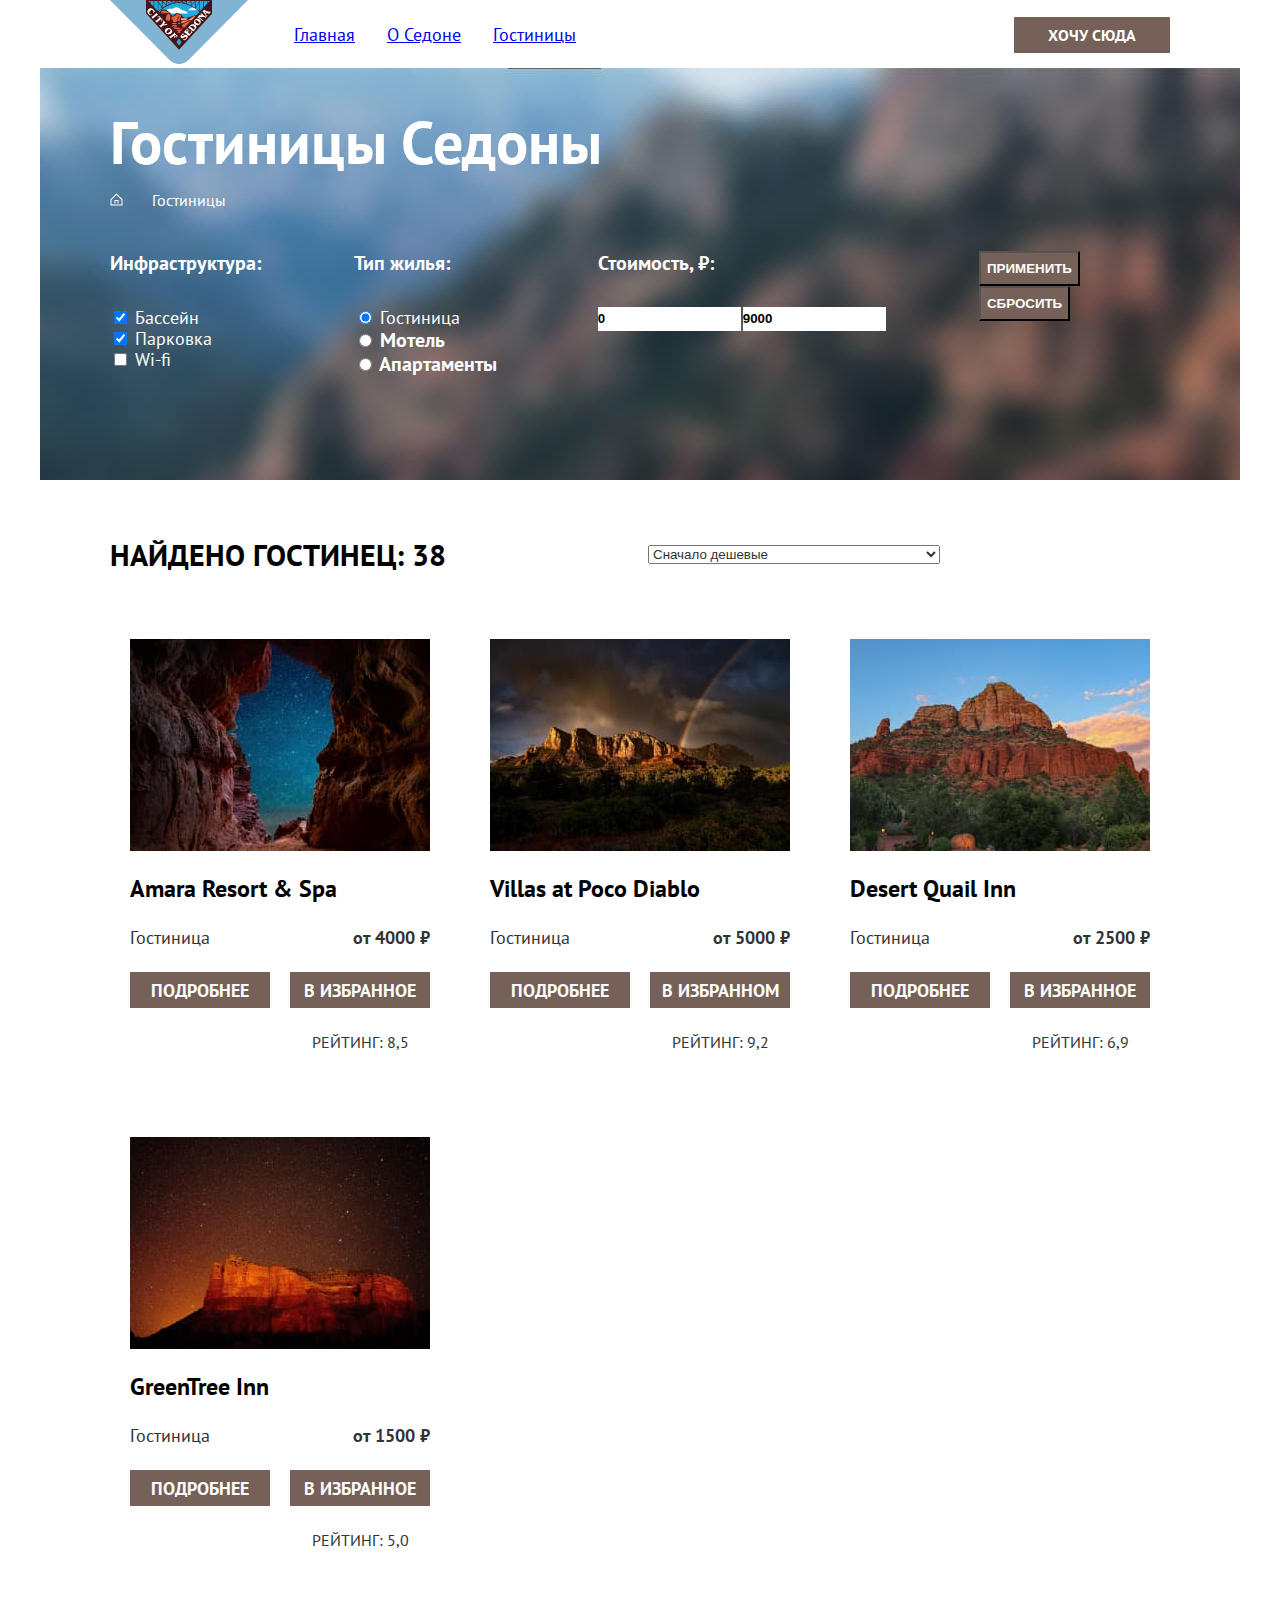
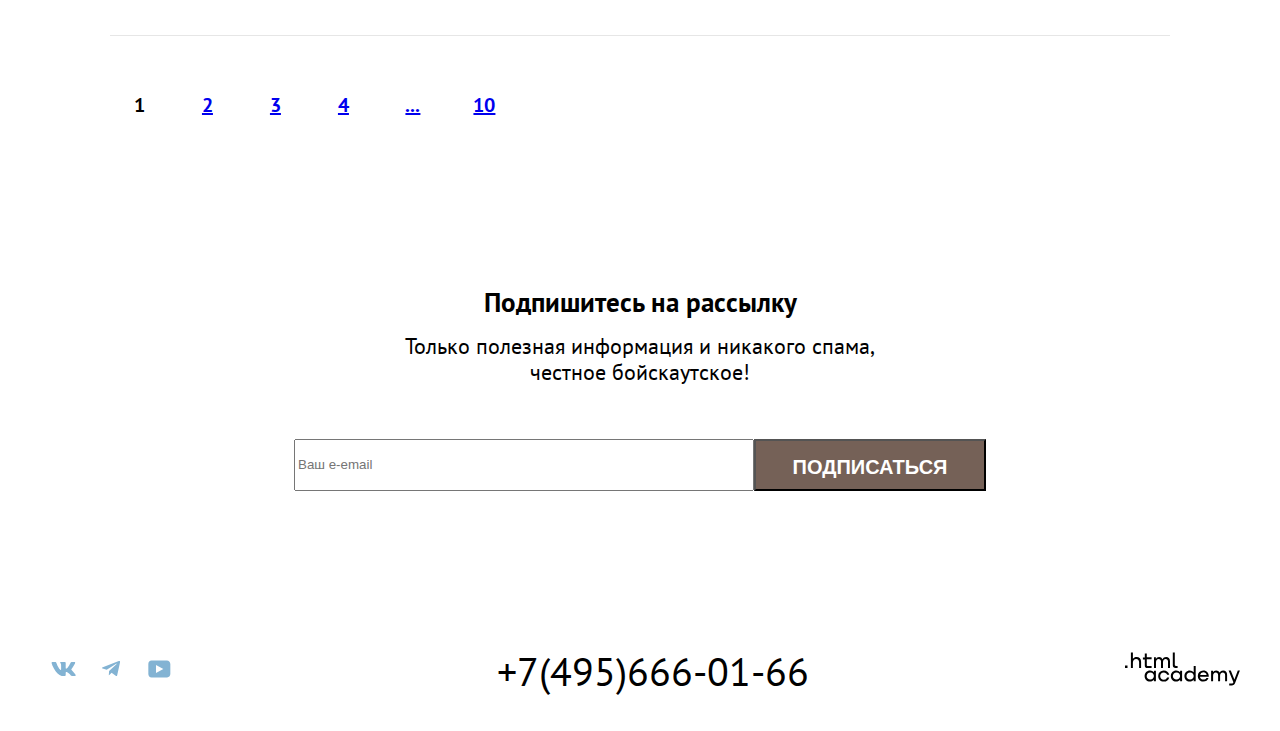
<file: 6/catalog.html>
<!DOCTYPE html>
<html lang="ru">

  <head>
    <meta charset="utf-8">
    <title>Каталог</title>
    <link rel="stylesheet" href="styles/styles.css">
    <base href="https://htmlacademy-htmlcss.github.io/2200407-sedona-35/6/">
</head>

  <body class="page__body">
    <header class="page__header">
      <nav class="navigation container">
        <a class="navigation__logo-link">
          <img class="navigation__logo-img" src="images/logo.svg" width="138" height="64" alt="Логотип сайта «Sedona»">
        </a>
        <ul class="navigation__list">
          <li class="navigation__item">
            <a class="navigation__link" href="index.html">Главная</a>
          </li>
          <li class="navigation__item">
            <a class="navigation__link" href="#">О Седоне</a>
          </li>
          <li class="navigation__item">
            <a class="navigation__link navigation__link--active" href="#">Гостиницы</a>
          </li>
        </ul>

        <ul class="navigation__user-menu user-menu">
          <li class="user-menu__item">
            <a class="user-menu__link" href="#">
              <span class="visually-hidden">Поиск</span>
            </a>
          </li>
          <li class="user-menu__item">
            <a class="user-menu__link" href="#">
              <span class="visually-hidden">Корзина</span>
            </a>
          </li>
          <li class="user-menu__item">
            <a class="user-menu__link-button button" href="#">Хочу сюда</a>
          </li>
        </ul>
      </nav>
    </header>

    <main class="main_inner">
      <header class="inner__header">
        <h1 class="inner__header-title">Гостиницы Седоны</h1>
        <ul class="breadcrumbs">
          <li class="breadcrumbs__item">
            <a class="breadcrumbs__link" href="index.html">
              <svg width="13" height="13" fill="none" xmlns="http://www.w3.org/2000/svg">
                <path d="m6.5.5-6 5.8v6.2h12V6.3L6.5.5Zm5 11h-10V6.7l5-4.8 5 4.8v4.8Z" fill="#fff" />
                <path d="M4.5 10.5h1V8h2v2.5h1V7h-4v3.5Z" fill="#fff" />
              </svg>
            </a>
          </li>
          <li class="breadcrumbs__item">
            <a class="breadcrumbs__link">Гостиницы</a>
          </li>
        </ul>

        <section class="inner__header-filter filter">
          <h2 class="visually-hidden">Фильтр гостиниц</h2>
          <form class="filter__form" action="https://echo.htmlacademy.ru/" method="get">

            <fieldset class="filter__group">
              <legend class="filter__title">Инфраструктура:</legend>
              <ul class="filter__list">
                <li class="filter__item">
                  <label class="filter__label">
                    <input class="filter__checkbox" type="checkbox" name="swimming-pool" checked>
                    Бассейн
                  </label>
                </li>
                <li class="filter__item">
                  <label class="filter__label">
                    <input class="filter__checkbox" type="checkbox" name="parking" checked>
                    Парковка
                  </label>
                </li>
                <li class="filter__item">
                  <label class="filter__label">
                    <input class="filter__checkbox" type="checkbox" name="Wi-fi">
                    Wi-fi
                  </label>
                </li>
              </ul>
            </fieldset>

            <fieldset class="filter__group">
              <legend class="filter__title">Тип жилья:</legend>
              <ul class="filter__list">
                <li class="filter__item">
                  <label class="filter">
                    <input class="filter__radio" type="radio" name="title_housing" value="hotel" checked>
                    Гостиница
                  </label>
                </li>
                <li class="filter__item">
                  <label class="filter__title">
                    <input class="filter__radio" type="radio" name="title_housing" value="motel">
                    Мотель
                  </label>
                </li>
                <li class="filter_item">
                  <label class="filter__title">
                    <input class="filter__radio" type="radio" name="title_housing" value="apartments">
                    Апартаменты
                  </label>
                </li>
              </ul>
            </fieldset>

            <fieldset class="filter__group filter__group--price">
              <legend class="filter__title">Стоимость, ₽:</legend>

              <div class="filter__price">
                <input class="filter_price-input filter__price-min" type="text" name="min-price" value="0"
                  aria-label="Фильтр:Минимальная цена">
                <input class="filter_price-input filter__price-max" type="text" name="max-price" value="9000"
                  aria-label="Фильтр:Максимальная цена">
              </div>

              <div class="filter__range">
                <div class="filter__line">
                  <div class="filter__stripe" style="width: 206px"></div>
                </div>
                <div class="filter__range-toggle filter__range-toggle--min" style="left:10px"></div>
                <div class="filter__range-toggle filter__range-toggle--max" style="left:206px"></div>
              </div>
            </fieldset>

            <div class="filter__button">
              <button class="button button-submit" type="submit">Применить</button>
              <button class="button button-reset" type="reset">Сбросить</button>
            </div>
          </form>
        </section>
      </header>

      <section class="catalog container">
        <div class="catalog__panel">
          <h2 class="catalog__title title">Найдено гостинец: 38</h2>

          <select class="catalog__sort" aria-label="Сортировка">
            <option value="cheap">Сначало дешевые</option>
            <option value="expensive">Сначало дорогие</option>
          </select>

          <div class="catalog__view">
            <a class="catalog__view-button catalog__view-button--tiles" href="#">
              <span class="visually-hidden">Показать плиткой</span>
            </a>
            <a class="catalog__view-button catalog__view-button--card" href="#">
              <span class="visually-hidden">Показать карточкой</span>
            </a>
            <a class="catalog__view-button catalog__view-button--list" href="#">
              <span class="visually-hidden">Показать списком</span>
            </a>
          </div>
        </div>

        <ul class="catalog__list">
          <li class="catalog__card">
            <img class="catalog__card-image" src="images/hotel-amara.jpg" width="300" height="212"
              alt="Гостиница Amara Resort & Spa">
            <h3 class="catalog__card-title">Amara Resort & Spa</h3>
            <div class="catalog__description">
              <span class="catalog__card-text">Гостиница</span>
              <b class="catalog__card-price">от 4000 ₽</b>
            </div>
            <div class="catalog__card-buttons">
              <a class="catalog__card-button catalog__card-button--detail button" href="#">Подробнее</a>
              <a class="catalog__card-button catalog__card-button--favorite button" href="#">В избранное</a>
            </div>
            <div class="catalog__rating">
              <ul class="catalog__rating-list">
                <li class="catalog__rating-item">
                  <span class="visually-hidden">Звезда рейтинга</span>
                </li>
                <li class="catalog__star-item">
                  <span class="visually-hidden">Звезда рейтинга</span>
                </li>
                <li class="catalog__star-item">
                  <span class="visually-hidden">Звезда рейтинга</span>
                </li>
                <li class="catalog__star-item">
                  <span class="visually-hidden">Звезда рейтинга</span>
                </li>
              </ul>
              <span class="catalog__rating-text">Рейтинг: 8,5</span>
            </div>

          <li class="catalog__card">
            <img class="catalog__card-image" src="images/hotel-villas.jpg" width="300" height="212"
              alt="Гостиница Villas at Poco Diablo">
            <h3 class="catalog__card-title">Villas at Poco Diablo</h3>
            <div class="catalog__description">
              <span class="catalog__card-text">Гостиница</span>
              <b class="catalog__card-price">от 5000 ₽</b>
            </div>
            <div class="catalog__card-buttons">
              <a class="catalog__card-button catalog__card-button--detail button" href="#">Подробнее</a>
              <a class="catalog__card-button catalog__card-button--favorite catalog__card-button--active button" href="#">В избранном</a>
            </div>
            <div class="catalog__rating">
              <ul class="catalog__rating-list">
                <li class="catalog__rating-item">
                  <span class="visually-hidden">Звезда рейтинга</span>
                </li>
                <li class="catalog__star-item">
                  <span class="visually-hidden">Звезда рейтинга</span>
                </li>
                <li class="catalog__star-item">
                  <span class="visually-hidden">Звезда рейтинга</span>
                </li>
                <li class="catalog__star-item">
                  <span class="visually-hidden">Звезда рейтинга</span>
                </li>
              </ul>
              <span class="catalog__rating-text">Рейтинг: 9,2</span>
            </div>

          <li class="catalog__card">
            <img class="catalog__card-image" src="images/hotel-desert.jpg" width="300" height="212"
              alt="Гостиница Desert Quail Inn">
            <h3 class="catalog__card-title">Desert Quail Inn</h3>
            <div class="catalog__description">
              <span class="catalog__card-text">Гостиница</span>
              <b class="catalog__card-price">от 2500 ₽</b>
            </div>
            <div class="catalog__card-buttons">
              <a class="catalog__card-button catalog__card-button--detail button" href="#">Подробнее</a>
              <a class="catalog__card-button catalog__card-button--favorite button" href="#">В избранное</a>
            </div>
            <div class="catalog__rating">
              <ul class="catalog__rating-list">
                <li class="catalog__rating-item">
                  <span class="visually-hidden">Звезда рейтинга</span>
                </li>
                <li class="catalog__star-item">
                  <span class="visually-hidden">Звезда рейтинга</span>
                </li>
                <li class="catalog__star-item">
                  <span class="visually-hidden">Звезда рейтинга</span>
                </li>
              </ul>
              <span class="catalog__rating-text">Рейтинг: 6,9</span>
            </div>

          <li class="catalog__card">
            <img class="catalog__card-image" src="images/hotel-greentree.jpg" width="300" height="212"
              alt="Гостиница GreenTree Inn">
            <h3 class="catalog__card-title">GreenTree Inn</h3>
            <div class="catalog__description">
              <span class="catalog__card-text">Гостиница</span>
              <b class="catalog__card-price">от 1500 ₽</b>
            </div>
            <div class="catalog__card-buttons">
              <a class="catalog__card-button catalog__card-button--detail button" href="#">Подробнее</a>
              <a class="catalog__card-button catalog__card-button--favorite button" href="#">В избранное</a>
            </div>
            <div class="catalog__rating">
              <ul class="catalog__rating-list">
                <li class="catalog__rating-item">
                  <span class="visually-hidden">Звезда рейтинга</span>
                </li>
                <li class="catalog__star-item">
                  <span class="visually-hidden">Звезда рейтинга</span>
                </li>
              </ul>
              <span class="catalog__rating-text">Рейтинг: 5,0</span>
            </div>
          </li>
        </ul>
      </section>


      <ul class="pagination container">
        <li class="pagination__item">
          <a class="pagination__link pagination__link--current">1</a>
        </li>
        <li class="pagination__item">
          <a class="pagination__link" href="#">2</a>
        </li>
        <li class="pagination__item">
          <a class="pagination__link" href="#">3</a>
        </li>
        <li class="pagination__item">
          <a class="pagination__link" href="#">4</a>
        </li>
        <li class="pagination__item">
          <a class="pagination__link pagination__link--all" href="#">...</a>
        </li>
        <li class="pagination__item">
          <a class="pagination__link" href="#">10</a>
        </li>
      </ul>


      <section class="newsletter newsletter-catalog">
        <h2 class="newsletter__title">Подпишитесь на рассылку</h2>
        <p class="newsletter__descr">Только полезная информация и никакого спама, честное бойскаутское!</p>
        <form class="newsletter__form" action="https://echo.htmlacademy.ru/" method="post">
          <input class="newsletter__email" placeholder="Ваш e-email" type="email" name="newsletter-email" required>
          <button class="button newsletter__button" type="submit">Подписаться</button>
        </form>
      </section>

    </main>

    <footer class="footer">
      <section class="footer__social">
        <h2 class="visually-hidden">Ссылки на социальные сети</h2>
        <ul class="footer__social-list">
          <li class="footer__social-item">
            <a class="footer__social-button" href="#">
              <span class="visually-hidden">ВКонтакте</span>
              <svg width="48" height="40" fill="none" xmlns="http://www.w3.org/2000/svg">
                <path fill-rule="evenodd" clip-rule="evenodd"
                  d="M35.1 14c.2-.6 0-1-.8-1h-2.6c-.7 0-1 .3-1.1.7 0 0-1.4 3.2-3.3 5.3-.6.6-.9.8-1.2.8-.2 0-.4-.2-.4-.7v-5.2c0-.6-.2-.9-.8-.9h-4c-.5 0-.8.3-.8.6 0 .6 1 .8 1 2.5V20c0 .8 0 1-.4 1-.9 0-3-3.2-4.3-6.9-.3-.7-.5-1-1.2-1h-2.6c-.8 0-1 .3-1 .7 0 .7 1 4.1 4.2 8.6 2.2 3 5.2 4.7 8 4.7 1.7 0 1.9-.4 1.9-1v-2.3c0-.8.2-.9.7-.9.4 0 1 .2 2.6 1.7 1.8 1.7 2 2.5 3 2.5h2.7c.7 0 1.1-.4 1-1.1-.3-.7-1.2-1.8-2.3-3L31.6 21c-.4-.5-.3-.7 0-1.1 0 0 3.2-4.4 3.5-6Z"
                  fill="#83B3D3" />
              </svg>
            </a>
          </li>
          <li class="footer__social-item">
            <a class="footer__social-button" href="#">
              <span class="visually-hidden">Телеграм</span>
              <svg width="48" height="40" fill="none" xmlns="http://www.w3.org/2000/svg">
                <path
                  d="m31.8 12.1-16 6.1c-1 .5-1 1-.2 1.4l4.1 1.2 9.5-6c.5-.2.9 0 .5.2l-7.6 7-.3 4.2c.4 0 .6-.2.8-.4l2-2 4.1 3c.8.5 1.3.3 1.5-.6L33 13.4c.3-1.1-.4-1.6-1.1-1.3Z"
                  fill="#83B3D3" />
              </svg>
            </a>
          </li>
          <li class="footer__social-item">
            <a class="footer__social-button" href="#">
              <span class="visually-hidden">Ютюб</span>
              <svg width="48" height="40" viewBox="0 0 48 40" fill="none" xmlns="http://www.w3.org/2000/svg">
                <path
                  d="M31.9402 11.5H16.5074C14.6467 11.5 13.3333 13.0938 13.3333 14.9V24.9937C13.3333 26.9062 14.6467 28.5 16.5074 28.5H32.1591C33.8009 28.5 35.3333 26.9062 35.3333 25.1V14.9C35.1143 13.0938 33.8009 11.5 31.9402 11.5ZM20.9949 24.0375V15.9625L28.3283 20L20.9949 24.0375Z"
                  fill="#83B3D3" />
              </svg>
            </a>
          </li>
        </ul>
      </section>

      <section class="footer__contacts">
        <h2 class="visually-hidden">Контакты</h2>
        <a class="footer__contacts-phone" href="tel:+74956660166">+7(495)666-01-66</a>
      </section>

      <div class="footer__copyright">
        <h2 class="visually-hidden">HTML academy</h2>
        <a class="footer__copyright-link" href="#">
          <svg width="115" height="34" fill="none" xmlns="http://www.w3.org/2000/svg">
            <path
              d="M0 13.4V16h2.5v-2.6H0ZM11.6 5C10 5 8.8 5.7 8 6.7h-.1V.5h-2V16h2v-5.3c0-2.1 1.3-3.6 3.3-3.6 1.8 0 2.9 1.4 2.9 3.2V16h2V9.9c.1-3-1.8-4.9-4.5-4.9ZM26.6 5.3h-4.8V1.6h-2v3.8h-1.9v2h1.9v6c0 1.7 1 2.7 2.7 2.7h4.1v-2h-3.7c-.7 0-1.1-.4-1.1-1.1V7.3h4.8v-2ZM41.1 5.1c-1.6 0-2.9.8-3.5 2.1h-.1a3.7 3.7 0 0 0-3.4-2.1c-1.4 0-2.5.8-3.1 1.8h-.1V5.3H29v10.6h2v-5.4c0-2 1-3.5 2.6-3.5C35.1 7 36 8 36 9.6v6.3h2v-5.6C38 7.9 39.4 7 40.6 7 42.1 7 43 8 43 9.6v6.3h2V9.4c.1-2.5-1.4-4.3-3.9-4.3ZM47.8 13.2c0 1.7 1 2.7 2.8 2.7h2v-2h-1.7c-.7 0-1.1-.4-1.1-1.1V.5h-2v12.7ZM28.9 20.2a4.9 4.9 0 0 0-3.9-1.8c-3.1 0-5.4 2.3-5.4 5.6s2.3 5.6 5.4 5.6c1.8 0 3-.8 3.8-1.9h.1v1.6h2V18.7h-2v1.5Zm-3.6 7.4a3.5 3.5 0 0 1-3.6-3.6c0-2 1.4-3.6 3.6-3.6s3.6 1.6 3.6 3.6c0 1.9-1.4 3.6-3.6 3.6ZM44.2 22.5c-.5-2.4-2.6-4.1-5.4-4.1a5.4 5.4 0 0 0-5.6 5.6c0 3.1 2.2 5.6 5.6 5.6 2.8 0 4.9-1.8 5.4-4.2h-2.1a3.4 3.4 0 0 1-3.3 2.3 3.5 3.5 0 0 1-3.6-3.6c0-2 1.4-3.6 3.6-3.6 1.6 0 2.8 1 3.3 2.2h2.1v-.2ZM55.1 20.2a4.9 4.9 0 0 0-3.9-1.8c-3.1 0-5.4 2.3-5.4 5.6s2.3 5.6 5.4 5.6c1.8 0 3-.8 3.8-1.9h.1v1.6h2V18.7h-2v1.5Zm-3.6 7.4a3.5 3.5 0 0 1-3.6-3.6c0-2 1.4-3.6 3.6-3.6s3.6 1.6 3.6 3.6c0 1.9-1.5 3.6-3.6 3.6ZM68.7 20.3a5 5 0 0 0-3.9-1.9c-3.1 0-5.4 2.3-5.4 5.6s2.2 5.6 5.4 5.6c1.7 0 3-.8 3.8-1.8h.1v1.5h2V13.9h-2v6.4Zm-3.6 7.3a3.5 3.5 0 0 1-3.6-3.6c0-2 1.4-3.6 3.6-3.6s3.6 1.6 3.6 3.6c-.1 2-1.5 3.6-3.6 3.6ZM78.3 18.4a5.4 5.4 0 0 0-5.5 5.6c0 3 2.1 5.6 5.5 5.6 2.5 0 4.5-1.3 5.2-3.6h-2.1c-.5 1-1.6 1.6-3 1.6-1.9 0-3.3-1.3-3.4-2.9h8.8c.2-3.6-2-6.3-5.5-6.3Zm0 1.9c1.7 0 3 1 3.3 2.6h-6.5a3.2 3.2 0 0 1 3.2-2.6ZM98.2 18.4a4 4 0 0 0-3.6 2h-.1c-.6-1.2-1.8-2-3.4-2-1.4 0-2.5.7-3.1 1.8v-1.5h-1.9v10.6h2v-5.4c0-2 1-3.4 2.6-3.5 1.5 0 2.4 1 2.4 2.6v6.3h2v-5.6c0-2.4 1.4-3.3 2.6-3.3 1.5 0 2.4 1 2.4 2.6v6.3h2v-6.5c.1-2.6-1.4-4.4-3.9-4.4ZM109.4 27.5l-3.6-8.9h-2.2l4.8 11.6c-.3.9-.7 1.2-1.7 1.2h-2.5v2h2.5c1.8 0 2.8-.8 3.5-2.6l4.7-12.2h-2.1l-3.4 8.9Z"
              fill="#000" />
          </svg>
        </a>
      </div>
    </footer>

</html>
</file>
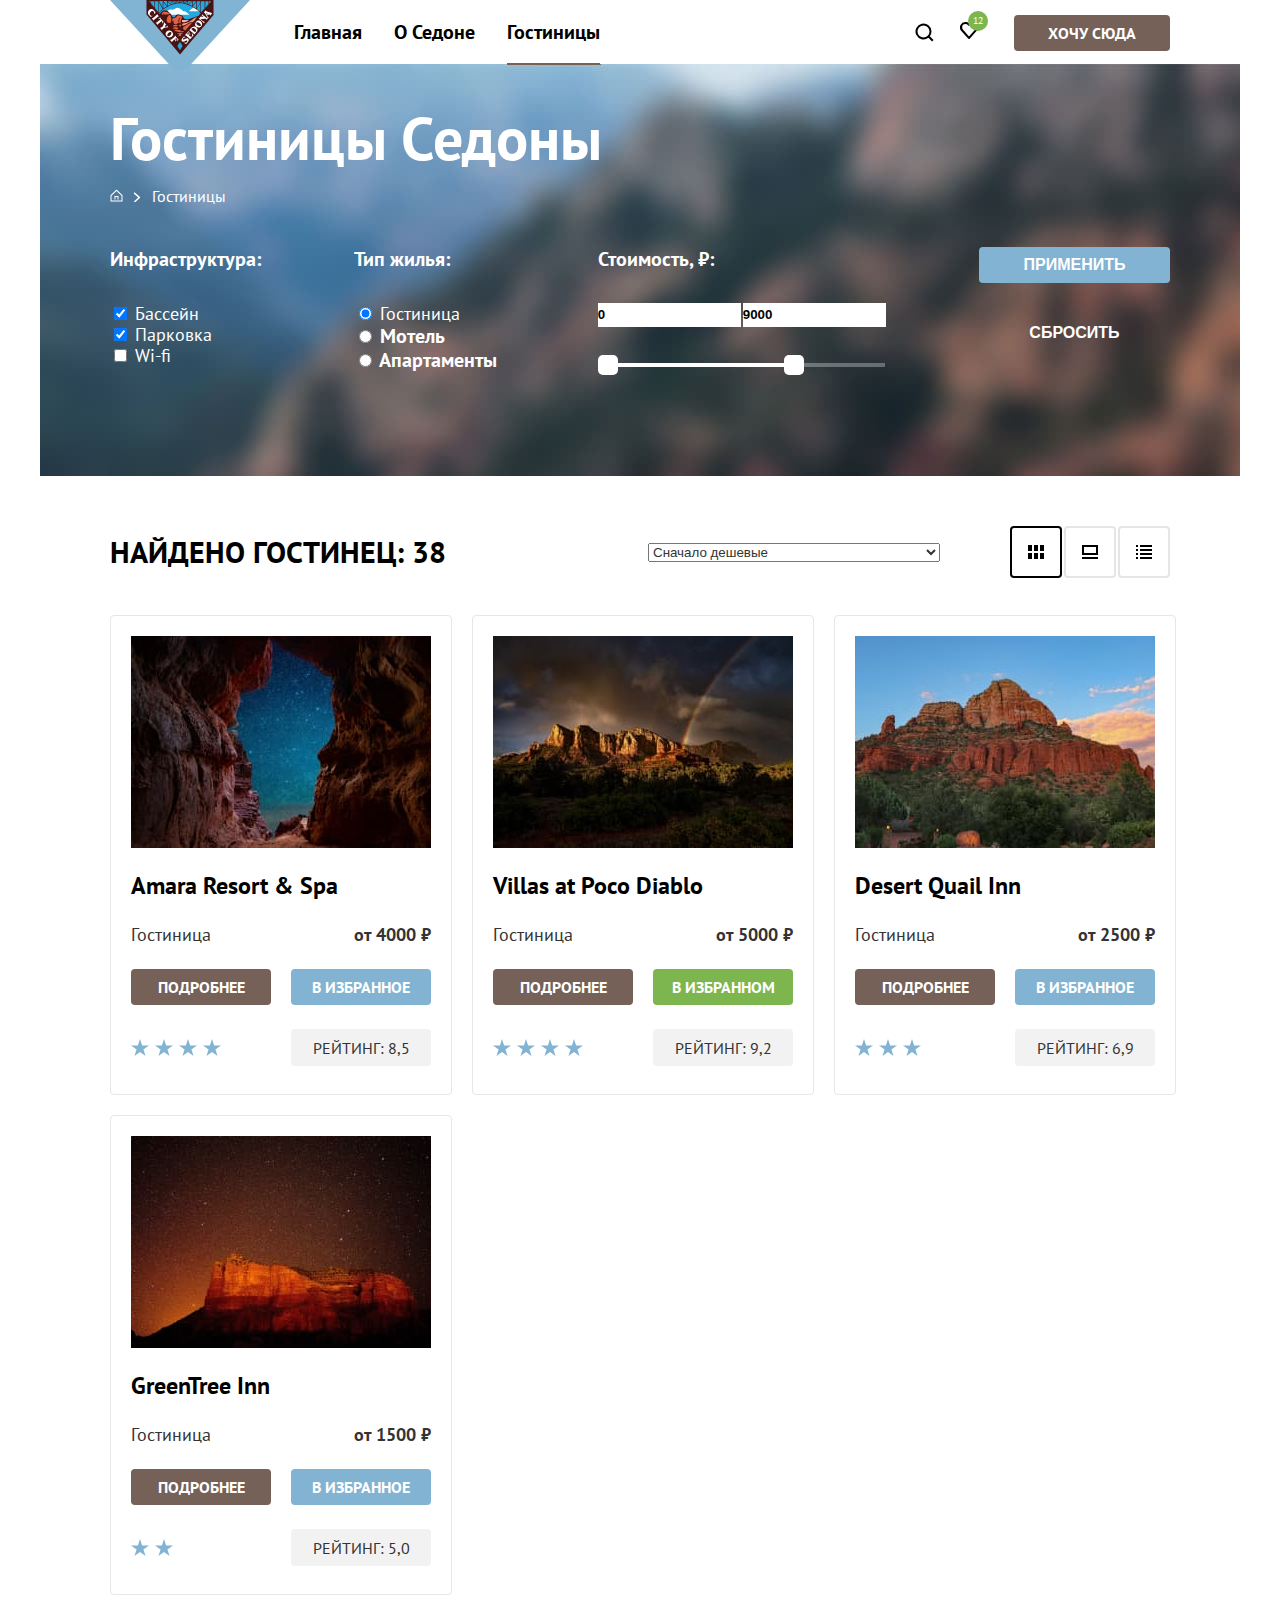
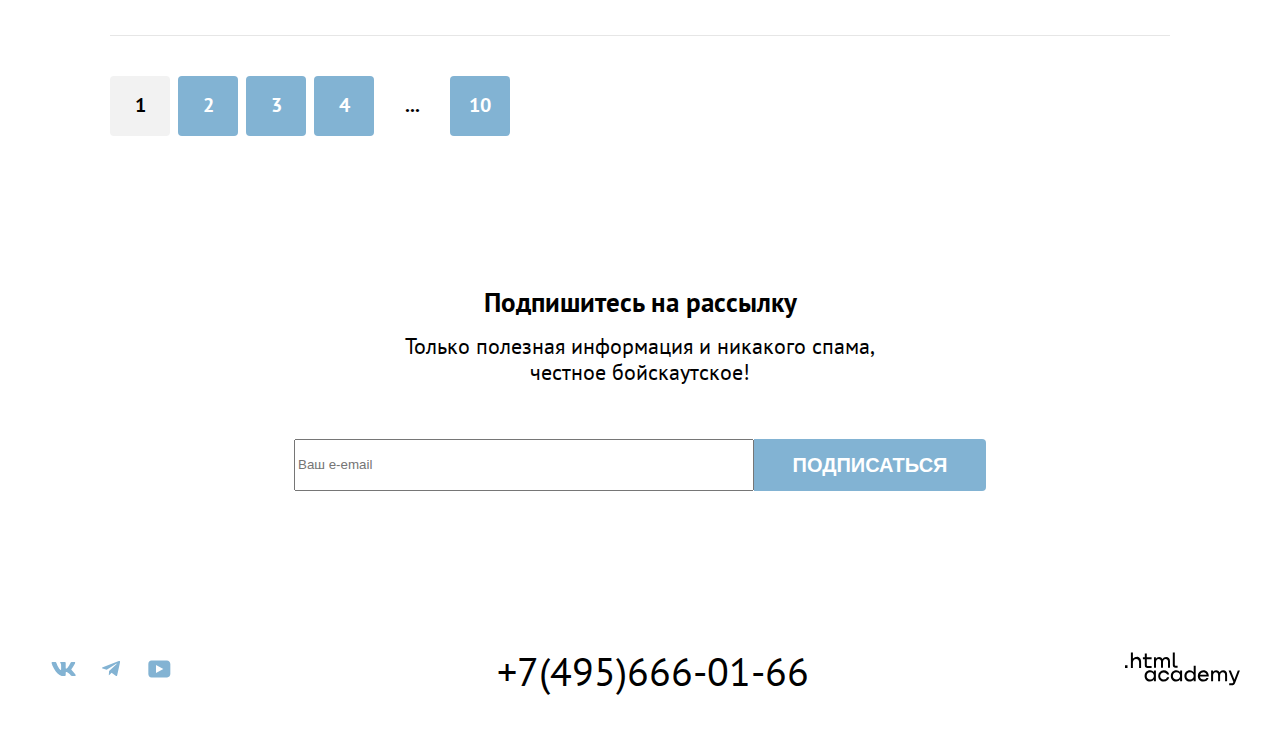
<file: 7/catalog.html>
<!DOCTYPE html>
<html lang="ru">

  <head>
    <meta charset="utf-8">
    <title>Каталог</title>
    <link rel="stylesheet" href="styles/styles.css">
    <base href="https://htmlacademy-htmlcss.github.io/2200407-sedona-35/7/">
</head>

  <body class="page__body">
    <header class="page__header">
      <nav class="navigation container">
        <a class="navigation__logo-link">
          <img class="navigation__logo-img" src="images/logo.svg" width="140" height="70" alt="Логотип сайта «Sedona»">
        </a>
        <ul class="navigation__list">
          <li class="navigation__item">
            <a class="navigation__link" href="index.html">Главная</a>
          </li>
          <li class="navigation__item">
            <a class="navigation__link" href="#">О Седоне</a>
          </li>
          <li class="navigation__item">
            <a class="navigation__link navigation__link--active" href="#">Гостиницы</a>
          </li>
        </ul>

        <ul class="navigation__user-menu user-menu">
          <li class="user-menu__item">
            <a class="user-menu__link" href="#">
              <svg class="user-menu__link-icon" aria-hidden="true" focusable="false" width="20" height="20" viewBox="0 0 20 20" fill="none" xmlns="http://www.w3.org/2000/svg"><path d="m19.5 18-3.7-3.7a8 8 0 0 0 1.7-4.8 8 8 0 1 0-3.1 6.3l3.7 3.7 1.4-1.5Zm-10-2.5a6 6 0 0 1-6-6 6 6 0 0 1 12 0 6 6 0 0 1-6 6Z" fill="#000"/>
              </svg>
              <span class="visually-hidden">Поиск</span>
            </a>
          </li>
          <li class="user-menu__item">
            <a class="user-menu__link" href="#">
              <svg class="user-menu__link-icon" aria-hidden="true" focusable="false" width="18" height="17" viewBox="0 0 18 17" fill="none" xmlns="http://www.w3.org/2000/svg"><path d="M8.9 17a1 1 0 0 1-.8-.4l-7-7.9A5.4 5.4 0 0 1 5.5 0C6.8 0 8 .5 9 1.3a5.5 5.5 0 0 1 9 4.1c0 1.3-.5 2.5-1.3 3.4l-7 7.9c-.2.2-.4.3-.8.3Zm-6-9.5L9 14.4l6.2-7c.5-.5.7-1.2.7-2 0-1.8-1.5-3.3-3.3-3.3-1 0-2 .5-2.7 1.3-.3.3-.6.4-.9.4-.3 0-.6-.2-.8-.4a3.7 3.7 0 0 0-2.7-1.3 3.3 3.3 0 0 0-3.3 3.3c-.1.9.3 1.6.7 2.1-.1 0-.1 0 0 0Z" fill="#000"/>
              </svg>
              <span class="visually-hidden">Избранные гостиницы</span>
              <span class="user-menu__favorite-counter">12</span>
            </a>
          </li>
          <li class="user-menu__item">
            <a class="user-menu__link-button button" href="#">Хочу сюда</a>
          </li>
        </ul>
    </header>

    <main class="main_inner">
      <header class="inner__header">
        <h1 class="inner__header-title">Гостиницы Седоны</h1>
        <ul class="breadcrumbs">
          <li class="breadcrumbs__item">
            <a class="breadcrumbs__link" href="index.html">
              <svg width="13" height="13" fill="none" xmlns="http://www.w3.org/2000/svg">
                <path d="m6.5.5-6 5.8v6.2h12V6.3L6.5.5Zm5 11h-10V6.7l5-4.8 5 4.8v4.8Z" fill="#fff" />
                <path d="M4.5 10.5h1V8h2v2.5h1V7h-4v3.5Z" fill="#fff" />
              </svg>
            </a>
          </li>
          <li class="breadcrumbs__item">
            <a class="breadcrumbs__link">Гостиницы</a>
          </li>
        </ul>

        <section class="inner__header-filter filter">
          <h2 class="visually-hidden">Фильтр гостиниц</h2>
          <form class="filter__form" action="https://echo.htmlacademy.ru/" method="get">

            <fieldset class="filter__group">
              <legend class="filter__title">Инфраструктура:</legend>
              <ul class="filter__list">
                <li class="filter__item">
                  <label class="filter__label">
                    <input class="filter__checkbox" type="checkbox" name="swimming-pool" checked>
                    Бассейн
                  </label>
                </li>
                <li class="filter__item">
                  <label class="filter__label">
                    <input class="filter__checkbox" type="checkbox" name="parking" checked>
                    Парковка
                  </label>
                </li>
                <li class="filter__item">
                  <label class="filter__label">
                    <input class="filter__checkbox" type="checkbox" name="Wi-fi">
                    Wi-fi
                  </label>
                </li>
              </ul>
            </fieldset>

            <fieldset class="filter__group">
              <legend class="filter__title">Тип жилья:</legend>
              <ul class="filter__list">
                <li class="filter__item">
                  <label class="filter">
                    <input class="filter__radio" type="radio" name="title_housing" value="hotel" checked>
                    Гостиница
                  </label>
                </li>
                <li class="filter__item">
                  <label class="filter__title">
                    <input class="filter__radio" type="radio" name="title_housing" value="motel">
                    Мотель
                  </label>
                </li>
                <li class="filter_item">
                  <label class="filter__title">
                    <input class="filter__radio" type="radio" name="title_housing" value="apartments">
                    Апартаменты
                  </label>
                </li>
              </ul>
            </fieldset>

            <fieldset class="filter__group filter__group--price">
              <legend class="filter__title">Стоимость, ₽:</legend>

              <div class="filter__price">
                <input class="filter_price-input filter__price-min" type="text" name="min-price" value="0"
                  aria-label="Фильтр:Минимальная цена">
                <input class="filter_price-input filter__price-max" type="text" name="max-price" value="9000"
                  aria-label="Фильтр:Максимальная цена">
              </div>

              <div class="filter__range">
                <div class="filter__line">
                  <div class="filter__stripe" style="left: 0px; width: 206px;"></div>
                </div>
                <div class="filter__range-toggle filter__range-toggle--min" style="left:0px" tabindex="0"></div>
                <div class="filter__range-toggle filter__range-toggle--max" style="left:186px" tabindex="0"></div>
              </div>
            </fieldset>

            <div class="filter__group-buttons">
              <button class="button filter__button filter__button-submit" type="submit">Применить</button>
              <button class="button filter__button filter__button-reset" type="reset">Сбросить</button>
            </div>
          </form>
        </section>
      </header>

      <section class="catalog container">
        <div class="catalog__panel">
          <h2 class="catalog__title title">Найдено гостинец: 38</h2>

          <select class="catalog__sort" aria-label="Сортировка">
            <option value="cheap">Сначало дешевые</option>
            <option value="expensive">Сначало дорогие</option>
          </select>

          <div class="catalog__view">
            <a class="catalog__view-button catalog__view-button--current catalog__view-button--tiles" href="#">
              <svg aria-hidden="true" focusable="false" width="16" height="14" viewBox="0 0 16 14" fill="none" xmlns="http://www.w3.org/2000/svg"><g clip-path="url(#a)" fill="#000"><path d="M4 0H0v6h4V0ZM16 0h-4v6h4V0ZM10 0H6v6h4V0ZM4 8H0v6h4V8ZM16 8h-4v6h4V8ZM10 8H6v6h4V8Z"/></g><defs><clipPath id="a"><path fill="#fff" d="M0 0h16v14H0z"/></clipPath></defs>
              </svg>
              <span class="visually-hidden">Показать плиткой</span>
            </a>
            <a class="catalog__view-button catalog__view-button--card" href="#">
              <span class="visually-hidden">Показать карточкой</span>
              <svg aria-hidden="true" focusable="false" width="16" height="14" viewBox="0 0 16 14" fill="none" xmlns="http://www.w3.org/2000/svg"><path d="M16 12H0v2h16v-2ZM14 2v6H2V2h12Zm2-2H0v10h16V0Z" fill="#000"/>
              </svg>
            </a>
            <a class="catalog__view-button catalog__view-button--list" href="#">
              <svg aria-hidden="true" focusable="false" width="16" height="14" viewBox="0 0 16 14" fill="none" xmlns="http://www.w3.org/2000/svg"><path d="M2 0H0v2h2V0ZM16 0H4v2h12V0ZM2 4H0v2h2V4ZM16 4H4v2h12V4ZM2 8H0v2h2V8ZM16 8H4v2h12V8ZM2 12H0v2h2v-2ZM16 12H4v2h12v-2Z" fill="#000"/>
              </svg>
              <span class="visually-hidden">Показать списком</span>
            </a>
          </div>
        </div>

        <ul class="catalog__list">
          <li class="catalog__card">
            <img class="catalog__card-image" src="images/hotel-amara.jpg" width="300" height="212"
              alt="Гостиница Amara Resort & Spa">
            <h3 class="catalog__card-title">Amara Resort & Spa</h3>
            <div class="catalog__description">
              <span class="catalog__card-text">Гостиница</span>
              <b class="catalog__card-price">от 4000 ₽</b>
            </div>
            <div class="catalog__card-buttons">
              <a class="catalog__card-button catalog__card-button--detail button" href="#">Подробнее</a>
              <a class="catalog__card-button catalog__card-button--favorite button" href="#">В избранное</a>
            </div>
            <div class="catalog__rating">
              <ul class="catalog__rating-list">
                <li class="catalog__rating-item">
                  <span class="visually-hidden">Звезда рейтинга</span>
                </li>
                <li class="catalog__rating-item">
                  <span class="visually-hidden">Звезда рейтинга</span>
                </li>
                <li class="catalog__rating-item">
                  <span class="visually-hidden">Звезда рейтинга</span>
                </li>
                <li class="catalog__rating-item">
                  <span class="visually-hidden">Звезда рейтинга</span>
                </li>
              </ul>
              <span class="catalog__rating-text">Рейтинг: 8,5</span>
            </div>

          <li class="catalog__card">
            <img class="catalog__card-image" src="images/hotel-villas.jpg" width="300" height="212"
              alt="Гостиница Villas at Poco Diablo">
            <h3 class="catalog__card-title">Villas at Poco Diablo</h3>
            <div class="catalog__description">
              <span class="catalog__card-text">Гостиница</span>
              <b class="catalog__card-price">от 5000 ₽</b>
            </div>
            <div class="catalog__card-buttons">
              <a class="catalog__card-button catalog__card-button--detail button" href="#">Подробнее</a>
              <a class="catalog__card-button catalog__card-button--favorite catalog__card-button--active button" href="#">В избранном</a>
            </div>
            <div class="catalog__rating">
              <ul class="catalog__rating-list">
                <li class="catalog__rating-item">
                  <span class="visually-hidden">Звезда рейтинга</span>
                </li>
                <li class="catalog__rating-item">
                  <span class="visually-hidden">Звезда рейтинга</span>
                </li>
                <li class="catalog__rating-item">
                  <span class="visually-hidden">Звезда рейтинга</span>
                </li>
                <li class="catalog__rating-item">
                  <span class="visually-hidden">Звезда рейтинга</span>
                </li>
              </ul>
              <span class="catalog__rating-text">Рейтинг: 9,2</span>
            </div>

          <li class="catalog__card">
            <img class="catalog__card-image" src="images/hotel-desert.jpg" width="300" height="212"
              alt="Гостиница Desert Quail Inn">
            <h3 class="catalog__card-title">Desert Quail Inn</h3>
            <div class="catalog__description">
              <span class="catalog__card-text">Гостиница</span>
              <b class="catalog__card-price">от 2500 ₽</b>
            </div>
            <div class="catalog__card-buttons">
              <a class="catalog__card-button catalog__card-button--detail button" href="#">Подробнее</a>
              <a class="catalog__card-button catalog__card-button--favorite button" href="#">В избранное</a>
            </div>
            <div class="catalog__rating">
              <ul class="catalog__rating-list">
                <li class="catalog__rating-item">
                  <span class="visually-hidden">Звезда рейтинга</span>
                </li>
                <li class="catalog__rating-item">
                  <span class="visually-hidden">Звезда рейтинга</span>
                </li>
                <li class="catalog__rating-item">
                  <span class="visually-hidden">Звезда рейтинга</span>
                </li>
              </ul>
              <span class="catalog__rating-text">Рейтинг: 6,9</span>
            </div>

          <li class="catalog__card">
            <img class="catalog__card-image" src="images/hotel-greentree.jpg" width="300" height="212"
              alt="Гостиница GreenTree Inn">
            <h3 class="catalog__card-title">GreenTree Inn</h3>
            <div class="catalog__description">
              <span class="catalog__card-text">Гостиница</span>
              <b class="catalog__card-price">от 1500 ₽</b>
            </div>
            <div class="catalog__card-buttons">
              <a class="catalog__card-button catalog__card-button--detail button" href="#">Подробнее</a>
              <a class="catalog__card-button catalog__card-button--favorite button" href="#">В избранное</a>
            </div>
            <div class="catalog__rating">
              <ul class="catalog__rating-list">
                <li class="catalog__rating-item">
                  <span class="visually-hidden">Звезда рейтинга</span>
                </li>
                <li class="catalog__rating-item">
                  <span class="visually-hidden">Звезда рейтинга</span>
                </li>
              </ul>
              <span class="catalog__rating-text">Рейтинг: 5,0</span>
            </div>
          </li>
        </ul>
      </section>


      <ul class="pagination container">
        <li class="pagination__item">
          <a class="pagination__link pagination__link--current">1</a>
        </li>
        <li class="pagination__item">
          <a class="pagination__link" href="#">2</a>
        </li>
        <li class="pagination__item">
          <a class="pagination__link" href="#">3</a>
        </li>
        <li class="pagination__item">
          <a class="pagination__link" href="#">4</a>
        </li>
        <li class="pagination__item">
          <a class="pagination__link pagination__link--all" href="#">...</a>
        </li>
        <li class="pagination__item">
          <a class="pagination__link" href="#">10</a>
        </li>
      </ul>


      <section class="newsletter newsletter-catalog">
        <h2 class="newsletter__title">Подпишитесь на рассылку</h2>
        <p class="newsletter__descr">Только полезная информация и никакого спама, честное бойскаутское!</p>
        <form class="newsletter__form" action="https://echo.htmlacademy.ru/" method="post">
          <input class="newsletter__email" placeholder="Ваш e-email" type="email" name="newsletter-email" required>
          <button class="button newsletter__button" type="submit">Подписаться</button>
        </form>
      </section>

    </main>

    <footer class="footer">
      <section class="footer__social">
        <h2 class="visually-hidden">Ссылки на социальные сети</h2>
        <ul class="footer__social-list">
          <li class="footer__social-item">
            <a class="footer__social-button" href="#">
              <span class="visually-hidden">ВКонтакте</span>
              <svg width="48" height="40" fill="none" xmlns="http://www.w3.org/2000/svg">
                <path fill-rule="evenodd" clip-rule="evenodd"
                  d="M35.1 14c.2-.6 0-1-.8-1h-2.6c-.7 0-1 .3-1.1.7 0 0-1.4 3.2-3.3 5.3-.6.6-.9.8-1.2.8-.2 0-.4-.2-.4-.7v-5.2c0-.6-.2-.9-.8-.9h-4c-.5 0-.8.3-.8.6 0 .6 1 .8 1 2.5V20c0 .8 0 1-.4 1-.9 0-3-3.2-4.3-6.9-.3-.7-.5-1-1.2-1h-2.6c-.8 0-1 .3-1 .7 0 .7 1 4.1 4.2 8.6 2.2 3 5.2 4.7 8 4.7 1.7 0 1.9-.4 1.9-1v-2.3c0-.8.2-.9.7-.9.4 0 1 .2 2.6 1.7 1.8 1.7 2 2.5 3 2.5h2.7c.7 0 1.1-.4 1-1.1-.3-.7-1.2-1.8-2.3-3L31.6 21c-.4-.5-.3-.7 0-1.1 0 0 3.2-4.4 3.5-6Z"
                  fill="#83B3D3" />
              </svg>
            </a>
          </li>
          <li class="footer__social-item">
            <a class="footer__social-button" href="#">
              <span class="visually-hidden">Телеграм</span>
              <svg width="48" height="40" fill="none" xmlns="http://www.w3.org/2000/svg">
                <path
                  d="m31.8 12.1-16 6.1c-1 .5-1 1-.2 1.4l4.1 1.2 9.5-6c.5-.2.9 0 .5.2l-7.6 7-.3 4.2c.4 0 .6-.2.8-.4l2-2 4.1 3c.8.5 1.3.3 1.5-.6L33 13.4c.3-1.1-.4-1.6-1.1-1.3Z"
                  fill="#83B3D3" />
              </svg>
            </a>
          </li>
          <li class="footer__social-item">
            <a class="footer__social-button" href="#">
              <span class="visually-hidden">Ютюб</span>
              <svg width="48" height="40" viewBox="0 0 48 40" fill="none" xmlns="http://www.w3.org/2000/svg">
                <path
                  d="M31.9402 11.5H16.5074C14.6467 11.5 13.3333 13.0938 13.3333 14.9V24.9937C13.3333 26.9062 14.6467 28.5 16.5074 28.5H32.1591C33.8009 28.5 35.3333 26.9062 35.3333 25.1V14.9C35.1143 13.0938 33.8009 11.5 31.9402 11.5ZM20.9949 24.0375V15.9625L28.3283 20L20.9949 24.0375Z"
                  fill="#83B3D3" />
              </svg>
            </a>
          </li>
        </ul>
      </section>

      <section class="footer__contacts">
        <h2 class="visually-hidden">Контакты</h2>
        <a class="footer__contacts-phone" href="tel:+74956660166">+7(495)666-01-66</a>
      </section>

      <div class="footer__copyright">
        <h2 class="visually-hidden">HTML academy</h2>
        <a class="footer__copyright-link" href="#">
          <svg class="footer__copyright-logo" aria-hidden="true" focusable="false" width="115" height="34" viewBox="0 0 115 34" fill="none" xmlns="http://www.w3.org/2000/svg"><path d="M0 13.3v2.6h2.5v-2.6H0ZM11.6 4.9c-1.6 0-2.8.7-3.6 1.7h-.1V.4h-2v15.5h2v-5.3C7.9 8.5 9.2 7 11.2 7c1.8 0 2.9 1.4 2.9 3.2v5.7h2V9.8c.1-3-1.8-5-4.5-5ZM26.6 5.2h-4.8V1.5h-2v3.8h-1.9v2h1.9v6c0 1.7 1 2.7 2.7 2.7h4.1v-2h-3.7c-.7 0-1.1-.4-1.1-1.1V7.2h4.8v-2ZM41.1 5c-1.6 0-2.9.8-3.5 2h-.1a3.7 3.7 0 0 0-3.4-2c-1.4 0-2.5.8-3.1 1.8h-.1V5.2H29v10.6h2v-5.4c0-2 1-3.5 2.6-3.5 1.5 0 2.4 1 2.4 2.6v6.3h2v-5.6c0-2.4 1.4-3.3 2.6-3.3 1.5 0 2.4 1 2.4 2.6v6.3h2V9.3c.1-2.5-1.4-4.3-3.9-4.3ZM47.8 13c0 1.8 1 2.8 2.8 2.8h2v-2h-1.7c-.7 0-1.1-.4-1.1-1.1V.4h-2V13ZM28.9 20a4.9 4.9 0 0 0-3.9-1.7c-3.1 0-5.4 2.3-5.4 5.6s2.3 5.6 5.4 5.6c1.8 0 3-.8 3.8-2h.1v1.7h2V18.6h-2V20Zm-3.6 7.5a3.5 3.5 0 0 1-3.6-3.6c0-2 1.4-3.6 3.6-3.6s3.6 1.6 3.6 3.6c0 1.9-1.4 3.6-3.6 3.6ZM44.2 22.4c-.5-2.4-2.6-4.1-5.4-4.1a5.4 5.4 0 0 0-5.6 5.6c0 3 2.2 5.6 5.6 5.6 2.8 0 4.9-1.8 5.4-4.2h-2.1a3.4 3.4 0 0 1-3.3 2.3 3.5 3.5 0 0 1-3.6-3.6c0-2 1.4-3.6 3.6-3.6 1.6 0 2.8 1 3.3 2.2h2.1v-.2ZM55.1 20a4.9 4.9 0 0 0-3.9-1.7c-3.1 0-5.4 2.3-5.4 5.6s2.3 5.6 5.4 5.6c1.8 0 3-.8 3.8-2h.1v1.7h2V18.6h-2V20Zm-3.6 7.5a3.5 3.5 0 0 1-3.6-3.6c0-2 1.4-3.6 3.6-3.6s3.6 1.6 3.6 3.6c0 1.9-1.5 3.6-3.6 3.6ZM68.7 20.2a5 5 0 0 0-3.9-2c-3.1 0-5.4 2.4-5.4 5.7 0 3.3 2.2 5.6 5.4 5.6 1.7 0 3-.8 3.8-1.8h.1v1.5h2V13.8h-2v6.4Zm-3.6 7.3a3.5 3.5 0 0 1-3.6-3.6c0-2 1.4-3.6 3.6-3.6s3.6 1.6 3.6 3.6c-.1 2-1.5 3.6-3.6 3.6ZM78.3 18.3a5.4 5.4 0 0 0-5.5 5.6c0 3 2.1 5.6 5.5 5.6 2.5 0 4.5-1.3 5.2-3.6h-2.1c-.5 1-1.6 1.6-3 1.6-1.9 0-3.3-1.3-3.4-3h8.8c.2-3.5-2-6.2-5.5-6.2Zm0 1.9c1.7 0 3 1 3.3 2.6h-6.5a3.2 3.2 0 0 1 3.2-2.6ZM98.2 18.3a4 4 0 0 0-3.6 2h-.1c-.6-1.2-1.8-2-3.4-2-1.4 0-2.5.7-3.1 1.8v-1.5h-1.9v10.6h2v-5.4c0-2 1-3.4 2.6-3.5 1.5 0 2.4 1 2.4 2.6v6.3h2v-5.6c0-2.4 1.4-3.3 2.6-3.3 1.5 0 2.4 1 2.4 2.6v6.3h2v-6.5c.1-2.6-1.4-4.4-3.9-4.4ZM109.4 27.4l-3.6-9h-2.2l4.8 11.7c-.3.9-.7 1.2-1.7 1.2h-2.5v2h2.5c1.8 0 2.8-.8 3.5-2.6l4.7-12.2h-2.1l-3.4 8.9Z" fill="#000"/>
          </svg>
        </a>
      </div>
    </footer>

</html>
</file>
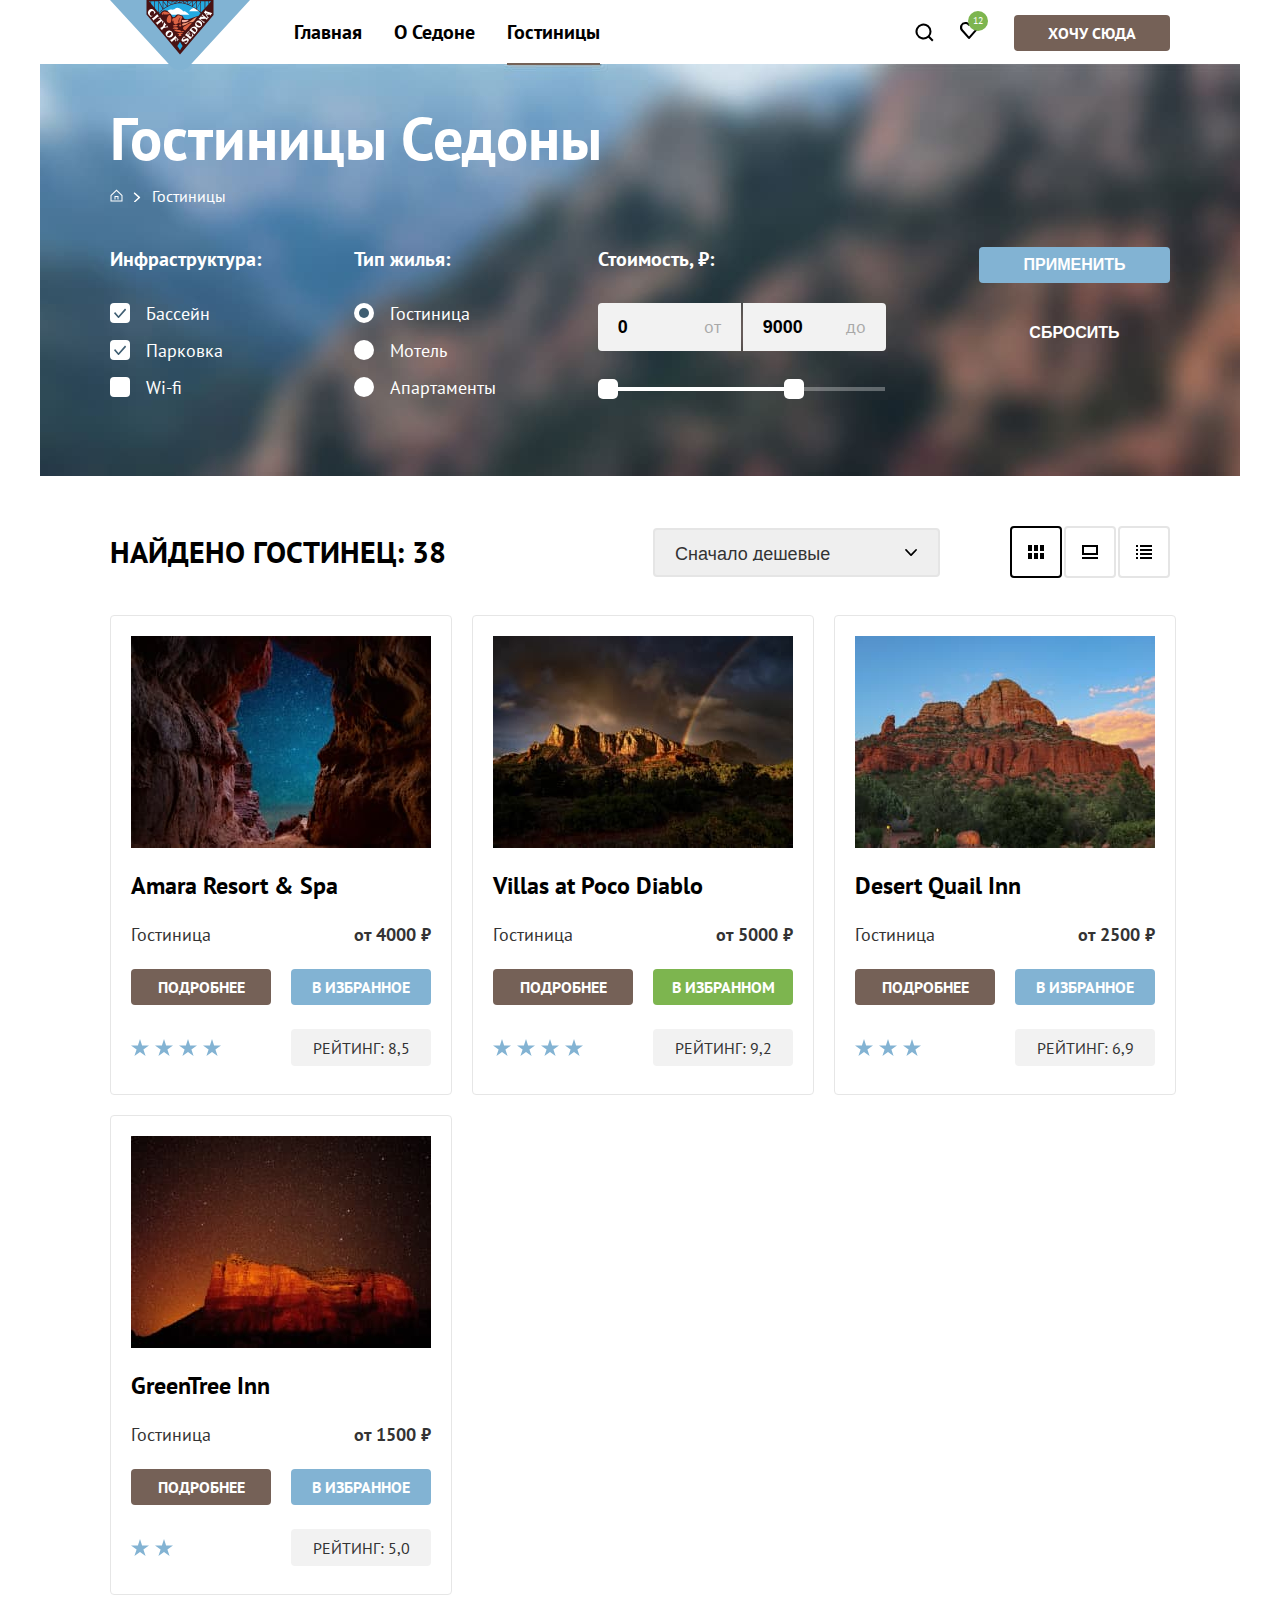
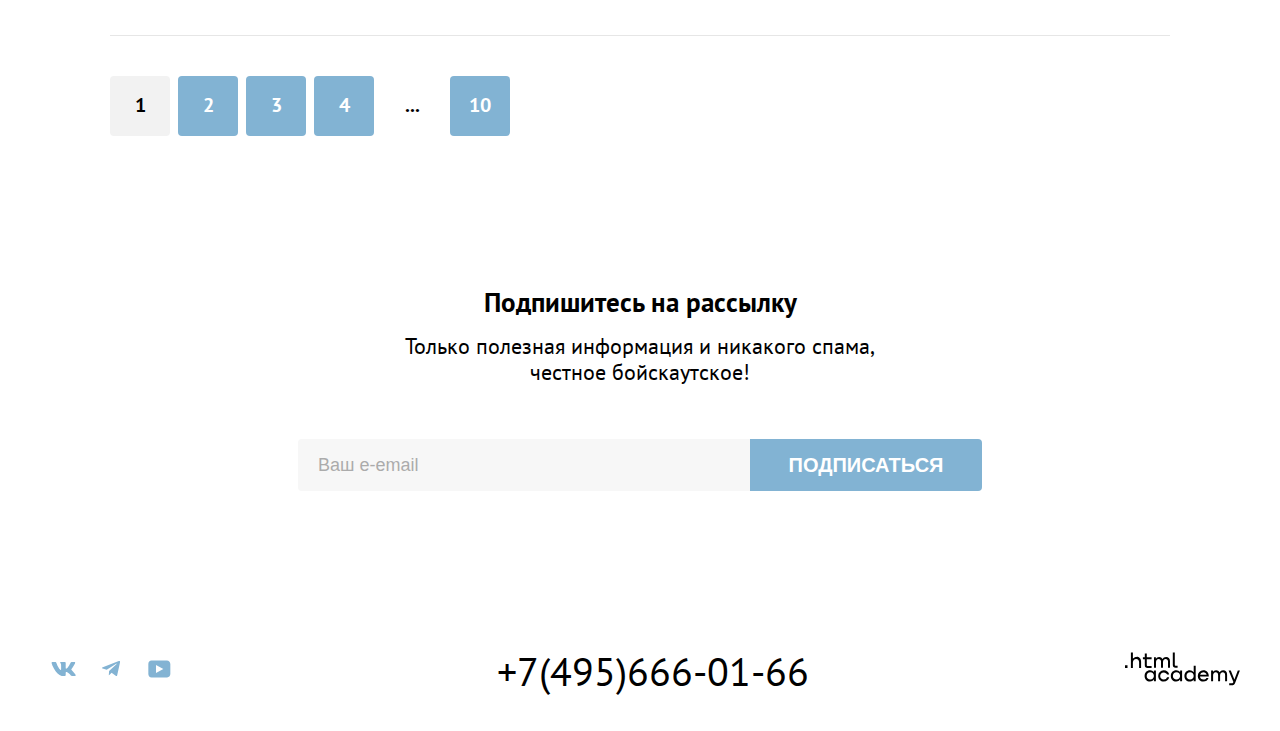
<file: 8/catalog.html>
<!DOCTYPE html>
<html lang="ru">

  <head>
    <meta charset="utf-8">
    <title>Каталог</title>
    <link rel="stylesheet" href="styles/styles.css">
    <link rel="icon" href="favicon.ico">
    <link rel="icon" type="image/png" sizes="32x32" href="images/favicon.png">
    <base href="https://htmlacademy-htmlcss.github.io/2200407-sedona-35/8/">
</head>

  <body class="page__body">
    <header class="page__header">
      <nav class="navigation container">
        <a class="navigation__logo-link">
          <img class="navigation__logo-img" src="images/logo.svg" width="140" height="70" alt="Логотип сайта «Sedona»">
        </a>
        <ul class="navigation__list">
          <li class="navigation__item">
            <a class="navigation__link" href="index.html">Главная</a>
          </li>
          <li class="navigation__item">
            <a class="navigation__link" href="#">О Седоне</a>
          </li>
          <li class="navigation__item">
            <a class="navigation__link navigation__link--active" href="#">Гостиницы</a>
          </li>
        </ul>

        <ul class="navigation__user-menu user-menu">
          <li class="user-menu__item">
            <a class="user-menu__link" href="#">
              <svg class="user-menu__link-icon" aria-hidden="true" focusable="false" width="20" height="20"
                viewBox="0 0 20 20" fill="none" xmlns="http://www.w3.org/2000/svg">
                <path
                  d="m19.5 18-3.7-3.7a8 8 0 0 0 1.7-4.8 8 8 0 1 0-3.1 6.3l3.7 3.7 1.4-1.5Zm-10-2.5a6 6 0 0 1-6-6 6 6 0 0 1 12 0 6 6 0 0 1-6 6Z"
                  fill="#000" />
              </svg>
              <span class="visually-hidden">Поиск</span>
            </a>
          </li>
          <li class="user-menu__item">
            <a class="user-menu__link" href="#">
              <svg class="user-menu__link-icon" aria-hidden="true" focusable="false" width="18" height="17"
                viewBox="0 0 18 17" fill="none" xmlns="http://www.w3.org/2000/svg">
                <path
                  d="M8.9 17a1 1 0 0 1-.8-.4l-7-7.9A5.4 5.4 0 0 1 5.5 0C6.8 0 8 .5 9 1.3a5.5 5.5 0 0 1 9 4.1c0 1.3-.5 2.5-1.3 3.4l-7 7.9c-.2.2-.4.3-.8.3Zm-6-9.5L9 14.4l6.2-7c.5-.5.7-1.2.7-2 0-1.8-1.5-3.3-3.3-3.3-1 0-2 .5-2.7 1.3-.3.3-.6.4-.9.4-.3 0-.6-.2-.8-.4a3.7 3.7 0 0 0-2.7-1.3 3.3 3.3 0 0 0-3.3 3.3c-.1.9.3 1.6.7 2.1-.1 0-.1 0 0 0Z"
                  fill="#000" />
              </svg>
              <span class="visually-hidden">Избранные гостиницы</span>
              <span class="user-menu__favorite-counter">12</span>
            </a>
          </li>
          <li class="user-menu__item">
            <a class="user-menu__link-button button" href="#">Хочу сюда</a>
          </li>
        </ul>
      </nav>
    </header>

    <main class="main_inner">
      <header class="inner__header">
        <h1 class="inner__header-title">Гостиницы Седоны</h1>
        <ul class="breadcrumbs">
          <li class="breadcrumbs__item">
            <a class="breadcrumbs__link" href="index.html">
              <svg width="13" height="13" fill="none" xmlns="http://www.w3.org/2000/svg">
                <path d="m6.5.5-6 5.8v6.2h12V6.3L6.5.5Zm5 11h-10V6.7l5-4.8 5 4.8v4.8Z" fill="#fff" />
                <path d="M4.5 10.5h1V8h2v2.5h1V7h-4v3.5Z" fill="#fff" />
              </svg>
            </a>
          </li>
          <li class="breadcrumbs__item">
            <a class="breadcrumbs__link">Гостиницы</a>
          </li>
        </ul>

        <section class="inner__header-filter filter">
          <h2 class="visually-hidden">Фильтр гостиниц</h2>
          <form class="filter__form" action="https://echo.htmlacademy.ru/" method="get">

            <fieldset class="filter__group filter__group--checkbox">
              <legend class="filter__title">Инфраструктура:</legend>
              <ul class="filter__list">
                <li class="filter__item">
                  <label class="filter__label">
                    <input class="visually-hidden filter__checkbox" type="checkbox" name="swimming-pool" checked>
                    <span class="filter__mark"></span>
                    <span class="filter__checkbox-text">Бассейн</span>
                  </label>
                </li>
                <li class="filter__item">
                  <label class="filter__label">
                    <input class="visually-hidden filter__checkbox" type="checkbox" name="parking" checked>

                    <span class="filter__mark"></span>
                    <span class="filter__checkbox-text">Парковка</span>
                  </label>
                </li>
                <li class="filter__item">
                  <label class="filter__label">
                    <input class="visually-hidden filter__checkbox" type="checkbox" name="Wi-fi">
                    <span class="filter__mark"></span>
                    <span class="filter__checkbox-text">Wi-fi</span>
                  </label>
                </li>
              </ul>
            </fieldset>

            <fieldset class="filter__group filter__group--radio">
              <legend class="filter__title">Тип жилья:</legend>
              <ul class="filter__list">
                <li class="filter__item">
                  <label class="filter__label">
                    <input class="visually-hidden filter__radio" type="radio" name="title_housing" value="hotel"
                      checked>
                    <span class="filter__mark"></span>
                    <span class="filter__radio-text">Гостиница</span>
                  </label>
                </li>
                <li class="filter__item">
                  <label class="filter__label">
                    <input class="visually-hidden filter__radio" type="radio" name="title_housing" value="motel">
                    <span class="filter__mark"></span>
                    <span class="filter__radio-text">Мотель</span>

                  </label>
                </li>
                <li class="filter_item">
                  <label class="filter__label">
                    <input class="visually-hidden filter__radio" type="radio" name="title_housing" value="apartments">
                    <span class="filter__mark"></span>
                    <span class="filter__radio-text">Апартаменты</span>
                  </label>
                </li>
              </ul>
            </fieldset>

            <fieldset class="filter__group filter__group--price">
              <legend class="filter__title">Стоимость, ₽:</legend>

              <div class="filter__price">
                <label class="filter__price-label filter__price-label-min" for="min-price">от</label>
                <input class="filter_price-input filter__price-min" type="text" name="min-price" id="min-price"
                  value="0" aria-label="Фильтр:Минимальная цена">
                <label class="filter__price-label filter__price-label-max" for="max-price">до</label>
                <input class="filter_price-input filter__price-max" type="text" name="max-price" id="max-price"
                  value="9000" aria-label="Фильтр:Максимальная цена">
              </div>

              <div class="filter__range">
                <div class="filter__line">
                  <div class="filter__stripe" style="left: 0; width: 206px;"></div>
                </div>
                <div class="filter__range-toggle filter__range-toggle--min" style="left:0" tabindex="0"></div>
                <div class="filter__range-toggle filter__range-toggle--max" style="left:186px" tabindex="0"></div>
              </div>
            </fieldset>

            <div class="filter__group-buttons">
              <button class="button filter__button filter__button-submit" type="submit">Применить</button>
              <button class="button filter__button filter__button-reset" type="reset">Сбросить</button>
            </div>
          </form>
        </section>
      </header>

      <section class="catalog container">
        <div class="catalog__panel">
          <h2 class="catalog__title title">Найдено гостинец: 38</h2>

          <select class="catalog__sort" aria-label="Сортировка">
            <option value="cheap">Сначало дешевые</option>
            <option value="expensive">Сначало дорогие</option>
          </select>

          <div class="catalog__view">
            <a class="catalog__view-button catalog__view-button--current catalog__view-button--tiles" href="#">
              <svg aria-hidden="true" focusable="false" width="16" height="14" viewBox="0 0 16 14" fill="none"
                xmlns="http://www.w3.org/2000/svg">
                <g clip-path="url(#a)" fill="#000">
                  <path d="M4 0H0v6h4V0ZM16 0h-4v6h4V0ZM10 0H6v6h4V0ZM4 8H0v6h4V8ZM16 8h-4v6h4V8ZM10 8H6v6h4V8Z" />
                </g>
                <defs>
                  <clipPath id="a">
                    <path fill="#fff" d="M0 0h16v14H0z" />
                  </clipPath>
                </defs>
              </svg>
              <span class="visually-hidden">Показать плиткой</span>
            </a>
            <a class="catalog__view-button catalog__view-button--card" href="#">
              <span class="visually-hidden">Показать карточкой</span>
              <svg aria-hidden="true" focusable="false" width="16" height="14" viewBox="0 0 16 14" fill="none"
                xmlns="http://www.w3.org/2000/svg">
                <path d="M16 12H0v2h16v-2ZM14 2v6H2V2h12Zm2-2H0v10h16V0Z" fill="#000" />
              </svg>
            </a>
            <a class="catalog__view-button catalog__view-button--list" href="#">
              <svg aria-hidden="true" focusable="false" width="16" height="14" viewBox="0 0 16 14" fill="none"
                xmlns="http://www.w3.org/2000/svg">
                <path
                  d="M2 0H0v2h2V0ZM16 0H4v2h12V0ZM2 4H0v2h2V4ZM16 4H4v2h12V4ZM2 8H0v2h2V8ZM16 8H4v2h12V8ZM2 12H0v2h2v-2ZM16 12H4v2h12v-2Z"
                  fill="#000" />
              </svg>
              <span class="visually-hidden">Показать списком</span>
            </a>
          </div>
        </div>

        <ul class="catalog__list">
          <li class="catalog__card">
            <img class="catalog__card-image" src="images/hotel-amara.jpg" width="300" height="212"
              alt="Гостиница Amara Resort & Spa">
            <h3 class="catalog__card-title">Amara Resort & Spa</h3>
            <div class="catalog__description">
              <span class="catalog__card-text">Гостиница</span>
              <b class="catalog__card-price">от 4000 ₽</b>
            </div>
            <div class="catalog__card-buttons">
              <a class="catalog__card-button catalog__card-button--detail button" href="#">Подробнее</a>
              <a class="catalog__card-button catalog__card-button--favorite button" href="#">В избранное</a>
            </div>
            <div class="catalog__rating">
              <ul class="catalog__rating-list">
                <li class="catalog__rating-item">
                  <span class="visually-hidden">Звезда рейтинга</span>
                </li>
                <li class="catalog__rating-item">
                  <span class="visually-hidden">Звезда рейтинга</span>
                </li>
                <li class="catalog__rating-item">
                  <span class="visually-hidden">Звезда рейтинга</span>
                </li>
                <li class="catalog__rating-item">
                  <span class="visually-hidden">Звезда рейтинга</span>
                </li>
              </ul>
              <span class="catalog__rating-text">Рейтинг: 8,5</span>
            </div>

          <li class="catalog__card">
            <img class="catalog__card-image" src="images/hotel-villas.jpg" width="300" height="212"
              alt="Гостиница Villas at Poco Diablo">
            <h3 class="catalog__card-title">Villas at Poco Diablo</h3>
            <div class="catalog__description">
              <span class="catalog__card-text">Гостиница</span>
              <b class="catalog__card-price">от 5000 ₽</b>
            </div>
            <div class="catalog__card-buttons">
              <a class="catalog__card-button catalog__card-button--detail button" href="#">Подробнее</a>
              <a class="catalog__card-button catalog__card-button--favorite catalog__card-button--active button"
                href="#">В избранном</a>
            </div>
            <div class="catalog__rating">
              <ul class="catalog__rating-list">
                <li class="catalog__rating-item">
                  <span class="visually-hidden">Звезда рейтинга</span>
                </li>
                <li class="catalog__rating-item">
                  <span class="visually-hidden">Звезда рейтинга</span>
                </li>
                <li class="catalog__rating-item">
                  <span class="visually-hidden">Звезда рейтинга</span>
                </li>
                <li class="catalog__rating-item">
                  <span class="visually-hidden">Звезда рейтинга</span>
                </li>
              </ul>
              <span class="catalog__rating-text">Рейтинг: 9,2</span>
            </div>

          <li class="catalog__card">
            <img class="catalog__card-image" src="images/hotel-desert.jpg" width="300" height="212"
              alt="Гостиница Desert Quail Inn">
            <h3 class="catalog__card-title">Desert Quail Inn</h3>
            <div class="catalog__description">
              <span class="catalog__card-text">Гостиница</span>
              <b class="catalog__card-price">от 2500 ₽</b>
            </div>
            <div class="catalog__card-buttons">
              <a class="catalog__card-button catalog__card-button--detail button" href="#">Подробнее</a>
              <a class="catalog__card-button catalog__card-button--favorite button" href="#">В избранное</a>
            </div>
            <div class="catalog__rating">
              <ul class="catalog__rating-list">
                <li class="catalog__rating-item">
                  <span class="visually-hidden">Звезда рейтинга</span>
                </li>
                <li class="catalog__rating-item">
                  <span class="visually-hidden">Звезда рейтинга</span>
                </li>
                <li class="catalog__rating-item">
                  <span class="visually-hidden">Звезда рейтинга</span>
                </li>
              </ul>
              <span class="catalog__rating-text">Рейтинг: 6,9</span>
            </div>

          <li class="catalog__card">
            <img class="catalog__card-image" src="images/hotel-greentree.jpg" width="300" height="212"
              alt="Гостиница GreenTree Inn">
            <h3 class="catalog__card-title">GreenTree Inn</h3>
            <div class="catalog__description">
              <span class="catalog__card-text">Гостиница</span>
              <b class="catalog__card-price">от 1500 ₽</b>
            </div>
            <div class="catalog__card-buttons">
              <a class="catalog__card-button catalog__card-button--detail button" href="#">Подробнее</a>
              <a class="catalog__card-button catalog__card-button--favorite button" href="#">В избранное</a>
            </div>
            <div class="catalog__rating">
              <ul class="catalog__rating-list">
                <li class="catalog__rating-item">
                  <span class="visually-hidden">Звезда рейтинга</span>
                </li>
                <li class="catalog__rating-item">
                  <span class="visually-hidden">Звезда рейтинга</span>
                </li>
              </ul>
              <span class="catalog__rating-text">Рейтинг: 5,0</span>
            </div>
          </li>
        </ul>
      </section>


      <ul class="pagination container">
        <li class="pagination__item">
          <a class="pagination__link pagination__link--current">1</a>
        </li>
        <li class="pagination__item">
          <a class="pagination__link" href="#">2</a>
        </li>
        <li class="pagination__item">
          <a class="pagination__link" href="#">3</a>
        </li>
        <li class="pagination__item">
          <a class="pagination__link" href="#">4</a>
        </li>
        <li class="pagination__item">
          <a class="pagination__link pagination__link--all" href="#">...</a>
        </li>
        <li class="pagination__item">
          <a class="pagination__link" href="#">10</a>
        </li>
      </ul>


      <section class="newsletter newsletter-catalog">
        <h2 class="newsletter__title">Подпишитесь на рассылку</h2>
        <p class="newsletter__descr">Только полезная информация и никакого спама, честное бойскаутское!</p>
        <form class="newsletter__form" action="https://echo.htmlacademy.ru/" method="post">
          <input class="newsletter__email" placeholder="Ваш e-email" type="email" name="newsletter-email" required>
          <button class="button newsletter__button" type="submit">Подписаться</button>
        </form>
      </section>

    </main>

    <footer class="footer">
      <section class="footer__social">
        <h2 class="visually-hidden">Ссылки на социальные сети</h2>
        <ul class="footer__social-list">
          <li class="footer__social-item">
            <a class="footer__social-button" href="#">
              <span class="visually-hidden">ВКонтакте</span>
              <svg width="48" height="40" fill="none" xmlns="http://www.w3.org/2000/svg">
                <path fill-rule="evenodd" clip-rule="evenodd"
                  d="M35.1 14c.2-.6 0-1-.8-1h-2.6c-.7 0-1 .3-1.1.7 0 0-1.4 3.2-3.3 5.3-.6.6-.9.8-1.2.8-.2 0-.4-.2-.4-.7v-5.2c0-.6-.2-.9-.8-.9h-4c-.5 0-.8.3-.8.6 0 .6 1 .8 1 2.5V20c0 .8 0 1-.4 1-.9 0-3-3.2-4.3-6.9-.3-.7-.5-1-1.2-1h-2.6c-.8 0-1 .3-1 .7 0 .7 1 4.1 4.2 8.6 2.2 3 5.2 4.7 8 4.7 1.7 0 1.9-.4 1.9-1v-2.3c0-.8.2-.9.7-.9.4 0 1 .2 2.6 1.7 1.8 1.7 2 2.5 3 2.5h2.7c.7 0 1.1-.4 1-1.1-.3-.7-1.2-1.8-2.3-3L31.6 21c-.4-.5-.3-.7 0-1.1 0 0 3.2-4.4 3.5-6Z"
                  fill="#83B3D3" />
              </svg>
            </a>
          </li>
          <li class="footer__social-item">
            <a class="footer__social-button" href="#">
              <span class="visually-hidden">Телеграм</span>
              <svg width="48" height="40" fill="none" xmlns="http://www.w3.org/2000/svg">
                <path
                  d="m31.8 12.1-16 6.1c-1 .5-1 1-.2 1.4l4.1 1.2 9.5-6c.5-.2.9 0 .5.2l-7.6 7-.3 4.2c.4 0 .6-.2.8-.4l2-2 4.1 3c.8.5 1.3.3 1.5-.6L33 13.4c.3-1.1-.4-1.6-1.1-1.3Z"
                  fill="#83B3D3" />
              </svg>
            </a>
          </li>
          <li class="footer__social-item">
            <a class="footer__social-button" href="#">
              <span class="visually-hidden">Ютюб</span>
              <svg width="48" height="40" viewBox="0 0 48 40" fill="none" xmlns="http://www.w3.org/2000/svg">
                <path
                  d="M31.9402 11.5H16.5074C14.6467 11.5 13.3333 13.0938 13.3333 14.9V24.9937C13.3333 26.9062 14.6467 28.5 16.5074 28.5H32.1591C33.8009 28.5 35.3333 26.9062 35.3333 25.1V14.9C35.1143 13.0938 33.8009 11.5 31.9402 11.5ZM20.9949 24.0375V15.9625L28.3283 20L20.9949 24.0375Z"
                  fill="#83B3D3" />
              </svg>
            </a>
          </li>
        </ul>
      </section>

      <section class="footer__contacts">
        <h2 class="visually-hidden">Контакты</h2>
        <a class="footer__contacts-phone" href="tel:+74956660166">+7(495)666-01-66</a>
      </section>

      <div class="footer__copyright">
        <h2 class="visually-hidden">HTML academy</h2>
        <a class="footer__copyright-link" href="#">
          <svg class="footer__copyright-logo" aria-hidden="true" focusable="false" width="115" height="34"
            viewBox="0 0 115 34" fill="none" xmlns="http://www.w3.org/2000/svg">
            <path
              d="M0 13.3v2.6h2.5v-2.6H0ZM11.6 4.9c-1.6 0-2.8.7-3.6 1.7h-.1V.4h-2v15.5h2v-5.3C7.9 8.5 9.2 7 11.2 7c1.8 0 2.9 1.4 2.9 3.2v5.7h2V9.8c.1-3-1.8-5-4.5-5ZM26.6 5.2h-4.8V1.5h-2v3.8h-1.9v2h1.9v6c0 1.7 1 2.7 2.7 2.7h4.1v-2h-3.7c-.7 0-1.1-.4-1.1-1.1V7.2h4.8v-2ZM41.1 5c-1.6 0-2.9.8-3.5 2h-.1a3.7 3.7 0 0 0-3.4-2c-1.4 0-2.5.8-3.1 1.8h-.1V5.2H29v10.6h2v-5.4c0-2 1-3.5 2.6-3.5 1.5 0 2.4 1 2.4 2.6v6.3h2v-5.6c0-2.4 1.4-3.3 2.6-3.3 1.5 0 2.4 1 2.4 2.6v6.3h2V9.3c.1-2.5-1.4-4.3-3.9-4.3ZM47.8 13c0 1.8 1 2.8 2.8 2.8h2v-2h-1.7c-.7 0-1.1-.4-1.1-1.1V.4h-2V13ZM28.9 20a4.9 4.9 0 0 0-3.9-1.7c-3.1 0-5.4 2.3-5.4 5.6s2.3 5.6 5.4 5.6c1.8 0 3-.8 3.8-2h.1v1.7h2V18.6h-2V20Zm-3.6 7.5a3.5 3.5 0 0 1-3.6-3.6c0-2 1.4-3.6 3.6-3.6s3.6 1.6 3.6 3.6c0 1.9-1.4 3.6-3.6 3.6ZM44.2 22.4c-.5-2.4-2.6-4.1-5.4-4.1a5.4 5.4 0 0 0-5.6 5.6c0 3 2.2 5.6 5.6 5.6 2.8 0 4.9-1.8 5.4-4.2h-2.1a3.4 3.4 0 0 1-3.3 2.3 3.5 3.5 0 0 1-3.6-3.6c0-2 1.4-3.6 3.6-3.6 1.6 0 2.8 1 3.3 2.2h2.1v-.2ZM55.1 20a4.9 4.9 0 0 0-3.9-1.7c-3.1 0-5.4 2.3-5.4 5.6s2.3 5.6 5.4 5.6c1.8 0 3-.8 3.8-2h.1v1.7h2V18.6h-2V20Zm-3.6 7.5a3.5 3.5 0 0 1-3.6-3.6c0-2 1.4-3.6 3.6-3.6s3.6 1.6 3.6 3.6c0 1.9-1.5 3.6-3.6 3.6ZM68.7 20.2a5 5 0 0 0-3.9-2c-3.1 0-5.4 2.4-5.4 5.7 0 3.3 2.2 5.6 5.4 5.6 1.7 0 3-.8 3.8-1.8h.1v1.5h2V13.8h-2v6.4Zm-3.6 7.3a3.5 3.5 0 0 1-3.6-3.6c0-2 1.4-3.6 3.6-3.6s3.6 1.6 3.6 3.6c-.1 2-1.5 3.6-3.6 3.6ZM78.3 18.3a5.4 5.4 0 0 0-5.5 5.6c0 3 2.1 5.6 5.5 5.6 2.5 0 4.5-1.3 5.2-3.6h-2.1c-.5 1-1.6 1.6-3 1.6-1.9 0-3.3-1.3-3.4-3h8.8c.2-3.5-2-6.2-5.5-6.2Zm0 1.9c1.7 0 3 1 3.3 2.6h-6.5a3.2 3.2 0 0 1 3.2-2.6ZM98.2 18.3a4 4 0 0 0-3.6 2h-.1c-.6-1.2-1.8-2-3.4-2-1.4 0-2.5.7-3.1 1.8v-1.5h-1.9v10.6h2v-5.4c0-2 1-3.4 2.6-3.5 1.5 0 2.4 1 2.4 2.6v6.3h2v-5.6c0-2.4 1.4-3.3 2.6-3.3 1.5 0 2.4 1 2.4 2.6v6.3h2v-6.5c.1-2.6-1.4-4.4-3.9-4.4ZM109.4 27.4l-3.6-9h-2.2l4.8 11.7c-.3.9-.7 1.2-1.7 1.2h-2.5v2h2.5c1.8 0 2.8-.8 3.5-2.6l4.7-12.2h-2.1l-3.4 8.9Z"
              fill="#000" />
          </svg>
        </a>
      </div>
    </footer>

</html>
</file>
<file: styles/styles.css>
@font-face {
  font-family: "PT Sans";
  font-style: normal;
  font-weight: 400;
  src: url("../fonts/ptsans-400.woff2") format("woff2");
  font-display: swap;
}

@font-face {
  font-family: "PT Sans";
  font-style: normal;
  font-weight: 700;
  src: url("../fonts/ptsans-700.woff2") format("woff2");
  font-display: swap;
}

html {
  height: 100%;
}

body {
  display: flex;
  flex-direction: column;
  margin: 0;
  min-height: 100%;
  font-family: "PT Sans", sans-serif;
  font-size: 18px;
  line-height: 21px;
  color: #000000;
  background-color: #F2F2F2;
}

img {
  max-width: 100%;
  object-fit: contain;
}

.visually-hidden {
  position: absolute;
  clip: rect(0 0 0 0);
  width: 1px;
  height: 1px;
  margin: -1px;
  padding: 0;
  overflow: hidden;
  border: 0;
}

.page__body-container {
  width: 1200px;
  display: flex;
  flex-direction: column;
  flex-grow: 1;
  margin: 0 auto;
  background-color: #FFFFFF;
  box-shadow: 0px 0px 15px rgba(0, 0, 0, 0.2);
}

.container {
  width: 1060px;
  margin: 0 auto;
}

.button {
  color: #FFFFFF;
  background-color: #756157;
  font-family: inherit;
  font-weight: 700;
  text-transform: uppercase;
  text-align: center;
  padding: 8px 0;
  text-decoration: none;
  border-radius: 4px;
  cursor: pointer;
}

.title {
  font-weight: 700;
  font-size: 30px;
  line-height: 36px;
}

/* hearder */
.page__header {
  min-height: 64px;
}

.navigation {
  display: flex;
  flex-wrap: wrap;
  justify-content: space-between;
  align-items: flex-start;
}

.navigation__list {
  margin: 0;
  padding: 0;
  list-style: none;
  width: 470px;
  display: flex;
  flex-wrap: wrap;
  align-items: center;
}

.navigation__item {
  padding: 20px 16px;
}

.navigation__link {
  position: relative;
  font-size: 20px;
  line-height: 24px;
  font-weight: 700;
  color: #000000;
  text-align: center;
  text-decoration: none;
  text-transform: capitalize;
}

.navigation__link--active::before,
.navigation__link:hover::before {
  position: absolute;
  left: 0;
  right: 0;
  bottom: -20px;
  height: 2px;
  background-color: #756257;
  content: "";
  z-index: 1;
}

.navigation__logo-link {
  position: relative;
  margin-right: 28px;
  width: 140px;
}

.navigation__logo-img {
  position: absolute;
  z-index: 1;
}

.user-menu {
  width: 312px;
  margin: 0 0 0 auto;
  padding: 0;
  list-style: none;
  display: flex;
  align-items: center;
  flex-wrap: wrap;
  justify-content: end;
}

.user-menu__link {
  position: relative;
  padding: 22px 12px;
  display: block;
  height: 64px;
  box-sizing: border-box;
}

.user-menu__link-icon {
  fill: #000000;
}

.user-menu__link:hover .user-menu__link-icon,
.user-menu__link:focus .user-menu__link-icon {
  fill: #615048;
  outline: none;
}

.user-menu__link:active .user-menu__link-icon {
  fill: #756157;
}

.user-menu__favorite-counter {
  position: absolute;
  top: 11px;
  left: 20px;
  background-color: rgba(125, 181, 79, 1);
  width: 20px;
  height: 20px;
  font-size: 10px;
  line-height: 10px;
  border-radius: 50%;
  text-align: center;
  color: #FFFFFF;
  padding: 5px 4px;
  display: block;
  box-sizing: border-box;
}

.user-menu__link-button {
  display: block;
  box-sizing: border-box;
  font-size: 16px;
  line-height: 20px;
  width: 160px;
  height: 36px;
  padding-right: 34px;
  padding-left: 34px;
  margin: 14px 0 14px 20px;
}

.user-menu__item {
  min-width: 44px;
}

.main__page {
  flex-grow: 1;
}

/*promo content*/
.promo {
  box-sizing: border-box;
  min-height: 485px;
  position: relative;
  background-color: #81B3D3;
  background-image: url("../images/mountains-sedona.jpg");
  background-size: cover;
  background-repeat: no-repeat;
  padding-top: 51px;
  padding-bottom: 82px;
}

.promo::before {
  position: absolute;
  background-image: url("../images/divider.svg");
  bottom: 0;
  left: 0;
  right: 0;
  height: 57px;
  content: "";
}

.promo__label {
  display: block;
  margin: 0 auto;
}

.promo__inform {
  box-sizing: border-box;
  min-height: 282px;
  padding: 69px 0 90px 0;
}

.promo__inform-title {
  text-transform: uppercase;
  text-align: center;
  width: 620px;
  margin: 0 auto 25px auto;
}

.promo__inform-description {
  font-size: 22px;
  line-height: 26px;
  color: #333333;
  text-align: center;
  width: 651px;
  margin: 0 auto;
}

/*advantages*/
.advantages__row,
.advantages__list {
  min-height: 384px;
  display: flex;
}

.advantages__inform {
  display: flex;
  flex-direction: column;
  align-items: center;
  background-color: #82B3D3;
  color: #FFFFFF;
  text-align: center;
  width: 400px;
  padding: 92px 0 111px 0;
}

.advantages__title,
.advantages__item-title {
  width: 175px;
  margin: 0 auto 30px auto;
  font-weight: 700;
  font-size: 24px;
  line-height: 28px;
  text-transform: uppercase;
}

.advantages__inform::before,
.advantages__list:not(.advantages__list--icon) .advantages__item::before {
  width: 60px;
  border-bottom: 2px solid rgba(255, 255, 255, 0.3);
  margin-bottom: 30px;
  content: "";
  order: 2;
}

.advantages__list--icon .advantages__item-title {
  margin-bottom: 30px;
}

.advantages__description {
  width: 230px;
  margin: 0 auto;
  order: 3;
}

.advantages__list {
  margin: 0;
  padding: 0;
  list-style: none;
  justify-content: space-between;
}

.advantages__item {
  display: flex;
  flex-direction: column;
  align-items: center;
  background: rgba(131, 179, 211, 0.2);
  text-align: center;
  width: 100%;
  padding: 103px 0 121px 0;
}

.advantages__item--lighter {
  background-color: rgba(131, 179, 211, 0.12);
}

.advantages__item--white {
  background-color: inherit;
}

.advantages__list:not(.advantages__list--icon) .advantages__item::before {
  border-bottom: 2px solid rgba(0, 0, 0, 0.3);
}

.advantages__list--icon .advantages__item {
  padding: 80px 0 81px 0;
}

.advantages__item-housing::before {
  background-image: url("../images/icon-house.svg");
  width: 75px;
  height: 72px;
  content: "";
  margin-bottom: 30px;
}

.advantages__item-food::before {
  background-image: url("../images/icon-food.svg");
  width: 74px;
  height: 70px;
  content: "";
  margin-bottom: 30px;
}

.advantages__item-souvenirs::before {
  background-image: url("../images/icon-souvenirs.svg");
  width: 64px;
  height: 76px;
  content: "";
  margin-bottom: 28px;
}

.advantages__item-description {
  width: 230px;
  margin: 0 auto;
  color: #333333;
  order: 3;
}

/*interests*/
.interests {
  box-sizing: border-box;
  padding: 96px 0;
  min-height: 406px;
  text-align: center;
}

.interests__title {
  display: inline-block;
  width: 297px;
  text-transform: uppercase;
  margin-bottom: 20px;
}

.interests__description {
  width: 592px;
  margin: 0 auto;
  font-size: 22px;
  line-height: 26px;
  color: #333333;
  margin-bottom: 52px;

}

.interests__link-button {
  width: 376px;
  height: 52px;
  display: block;
  box-sizing: border-box;
  margin: 0 auto;
  padding-left: 50px;
  padding-right: 50px;
  font-size: 20px;
  line-height: 36px;
}

/*newsletter*/

.newsletter {
  background-color: #82B3D3;
  background-image: url("../images/subscribe.jpg");
  background-size: cover;
  background-repeat: no-repeat;
  background-position: center center;
  color: #FFFFFF;
  text-align: center;
  padding-top: 96px;
  padding-bottom: 104px;
}

.newsletter__title {
  margin: 0 auto 20px auto;
  text-transform: uppercase;
  width: 404px;
}

.newsletter__description {
  width: 475px;
  margin: 0 auto 54px auto;
  font-size: 22px;
  line-height: 26px;
}

.newsletter__email {
  display: block;
  box-sizing: border-box;
  width: 452px;
  line-height: 24px;
  font-size: inherit;
  font-family: inherit;
  background-color: #F2F2F2;
  padding: 14px 20px;
  border: none;
  border-radius: 4px 0px 0px 4px;
}

.newsletter-catalog .newsletter__email {
  background-color: #F2F2F2;
}

.newsletter-catalog .newsletter__email::-webkit-input-placeholder {
  color: rgba(0, 0, 0, 0.6);;
}

.newsletter-catalog .newsletter__email::-moz-placeholder {
  color: rgba(0, 0, 0, 0.6);;
}

.newsletter-catalog .newsletter__email:-ms-input-placeholder {
  color: rgba(0, 0, 0, 0.6);;
}

.newsletter-catalog .newsletter__email::-ms-input-placeholder {
  color: rgba(0, 0, 0, 0.6);;
}

.newsletter-catalog .newsletter__email::placeholder {
  color: rgba(0, 0, 0, 0.6);;
}

.newsletter-catalog .newsletter__description {
  color: #333333;
}

.newsletter__email:hover {
  background: #E6E6E6;
}

.newsletter__email:focus {
  background: #E6E6E6;
  outline: 3px solid #83B3D3;
  outline-offset: -3px;
}

.newsletter__email:active {
  background: #F2F2F2;
  outline: 2px solid #000000;
  outline-offset: -2px;
}

.newsletter__button {
  display: block;
  box-sizing: border-box;
  font-weight: 700;
  font-size: 20px;
  line-height: 36px;
  width: 232px;
  height: 52px;
  background-color: #82B3D3;
  border: none;
  border-radius: 0px 4px 4px 0px;
}

.newsletter__form {
  display: flex;
  justify-content: center;
}

.newsletter-catalog {
  background-color: inherit;
  background-image: none;
  color: #000000;
}

/* footer */
.footer {
  box-sizing: border-box;
  min-height: 120px;
  padding: 40px 0 30px 0;
}

.footer_wrapper {
  min-height: 50px;
  display: flex;
  flex-wrap: wrap;
  align-items: center;
  justify-content: space-between;
}

.footer__social-list {
  margin: 0;
  padding: 0;
  list-style: none;
  display: flex;
  flex-wrap: wrap;
  max-width: 190px;

}
.footer__contacts {
  width: 720px;
  text-align: center;
}

.footer__contacts-phone {
  font-size: 40px;
  line-height: 40px;
  text-decoration: none;
  color: #000000;
}

.footer__social-item {
  width: 47.33px
}

/* Catalog style */

/* Inner header */

.main_inner {
  display: flex;
  flex-direction: column;
}

.inner__header {
  box-sizing: border-box;
  background-color: #3F5E72;
  background-image: url("../images/filter.jpg");
  background-size: cover;
  background-repeat: no-repeat;
  color: #FFFFFF;
  min-height: 412px;
  padding: 35px 70px 70px 70px;
  margin-bottom: 50px;
}

.inner__header-title {
  margin: 0 0 8px 0;
  width: 494.4px;
  min-height: 78px;
  font-weight: 700;
  font-size: 60px;
  line-height: 78px;
}

.breadcrumbs {
  display: flex;
  flex-wrap: wrap;
  margin: 0 0 40px 0;
  padding: 0;
  list-style: none;
}

.breadcrumbs__item {
  margin-right: 28px;
  position: relative;
}

.breadcrumbs__item:not(:last-child)::after {
  position: absolute;
  background-image: url("../images/icon-arrow.svg");
  width: 8px;
  height: 10px;
  content: "";
  right: -18px;
  bottom: 6px;
}

.breadcrumbs__link {
  font-size: 16px;
  text-decoration: none;
}

.breadcrumbs__link:hover {
  color: rgba(255, 255, 255, 0.6);
}

.breadcrumbs__link:focus {
  color: #FFFFFF;
}

.breadcrumbs__link:hover {
  color: rgba(255, 255, 255, 0.3);
}

.filter__form {
  display: flex;
}

.filter__group {
  margin: 0 70px 0 0;
  padding: 0;
  border: 0;
  width: 150px;
  min-height: 157px;
  border: none;
}

.filter {
  position: relative;
  display: block;
}


.filter__label {
  position: relative;
  display: block;
  padding-left: 36px;
}

.filter__mark {
  position: absolute;
  width: 20px;
  height: 20px;
  background: #FFFFFF;
  left: 0;
  bottom: 1px;
}

.filter__group--checkbox .filter__mark {
  border-radius: 4px;
}

.filter__checkbox:checked + .filter__mark::before {
  position: absolute;
  background-image: url("../images/tick-icon.svg");
  width: 12px;
  height: 10px;
  left: 4px;
  top: 5px;
  content: "";
}


.filter__group--radio .filter__mark {
  border-radius: 50%;
}


.filter__radio:checked + .filter__mark::before {
  position: absolute;
  width: 10px;
  height: 10px;
  left: 5px;
  top: 5px;
  border-radius: 50%;
  background: #3F5E72;
  content: "";
}

.filter__label:hover {
  opacity: 0.6;
}

.filter__checkbox:focus + .filter__mark,
.filter__radio:focus + .filter__mark {
  outline: 3px solid #83B3D3;
}

.filter__label:active {
  opacity: 0.3;
}

.filter__checkbox:active + .filter__mark,
.filter__radio:active + .filter__mark {
  outline: none;
}

.filter__checkbox:disabled + .filter__mark {
  border-color: #242424;
}

.filter__title {
  font-weight: 700;
  font-size: 20px;
  line-height: 24px;
  text-transform: capitalize;
  padding: 0;
  margin-bottom: 32px;
}

.filter__list {
  list-style: none;
  margin: 0;
  padding: 0;
}

.filter__item {
  min-height: 23px;
}

.filter__item:not(:last-child) {
  margin-bottom: 16px;
}

.filter__group--price {
  width: 288px;
  margin-left: 70px;
}

.filter__checkbox {
  line-height: 23px;
}

.filter_price-input {
  position: relative;
  display: block;
  box-sizing: border-box;
  line-height: 24px;
  font-weight: 700;
  font-family: inherit;
  width: 143px;
  height: 48px;
  padding: 12px 45px 12px 20px;
  border: none;
  background-color: #F2F2F2;
}

.filter__price {
  display: flex;
  position: relative;
  margin-bottom: 42px;
}

.filter__price-label {
  position: absolute;
  font-weight: 400;
  line-height: 24px;
  color: #000000;
  opacity: 0.3;
  z-index: 1;
  bottom: 12px;
}

.filter_price-input {
  font-size: inherit;
}

.filter__price-label-min {
  left: 106px;
}

.filter__price-label-max {
  right: 20px;
}

.filter__price-min {
  border-radius: 4px 0 0 4px;
  margin-right: 1px;
}

.filter__price-max {
  border-radius: 0 4px 4px 0;
  margin-left: 1px;
}

.filter_price-input:hover {
  background: #E6E6E6;
}

.filter_price-input:focus {
  background: #E6E6E6;
  outline: 3px solid #83B3D3;
  outline-offset: -3px;
}

.filter_price-input:active {
  background: #F2F2F2;
  outline: 2px solid #000000;
  outline-offset: -2px;
}

.filter__group-buttons {
  width: 191px;
  margin-top: 56px;
}

.filter__button {
  font-weight: 700;
  font-size: 16px;
  line-height: 20px;
}

.filter__button-submit {
  width: 191px;
  height: 36px;
  background-color: #82B3D3;
  border: none;
  display: flex;
  justify-content: center;
  align-items: center;
  margin-bottom: 32px;
}

.filter__button-reset {
  width: 191px;
  height: 36px;
  background-color: transparent;
  border: none;
  padding: 8px 50px;
}

.filter__button-reset:focus {
  border: 3px solid #83B3D3;
  outline: none;
}

.filter__button-reset:hover {
  opacity: 0.6;
  border: none;
}

.filter__button-reset:active {
  color: rgba(255, 255, 255, 0.3);
  border: none;
}

.filter__range {
  position: relative;
}

.filter__line {
  width: 287px;
  height: 4px;
  background-color: rgba(255, 255, 255, 0.3);
}

.filter__stripe {
  position: absolute;
  background-color: #FFFFFF;
  height: 4px;
}

.filter__range-toggle {
  position: absolute;
  width: 20px;
  height: 20px;
  background: #FFFFFF;
  border-radius: 5px;
  top: -8px;
}

.filter__range-toggle:hover,
.filter__range-toggle:focus {
  background-color: #cdcaca;
}



/* catalog */
.catalog {
  border-bottom: 1px solid #E6E6E6;
  margin-bottom: 40px;
}

.catalog__title {
  text-transform: uppercase;
  width: 400px;
  margin: 0;
}

.catalog__panel {
  display: flex;
  flex-wrap: wrap;
  justify-content: space-between;
  align-items: center;
  margin-bottom: 40px;
}

.catalog__sort {
  display: block;
  font-size: inherit;
  font-family: inherit;
  line-height: inherit;
  width: 292px;
  height: 49px;
  color: #333333;
  margin-left: auto;
  padding: 12px 40px 12px 18px;
  background-image: url("../images/icon-select-arrow.svg");
  background-repeat: no-repeat;
  background-position: right 18px center;
  -webkit-appearance: none;
     -moz-appearance: none;
          appearance: none;
  border: 2px solid #E5E5E5;
  border-radius: 4px;
}

.catalog__sort:hover,
.catalog__sort:focus {
  border: 2px solid #68A2CA;
  outline: none;
}

.catalog__sort:disabled {
  color: rgba(0, 0, 0, 0.3);
  border: 2px solid rgba(0, 0, 0, 0.3);
}

.catalog__sort:active {
  border: 2px solid #3F5E72;
}

.catalog__view {
  display: flex;
  flex-wrap: wrap;
  justify-content: flex-end;
  gap: 8px;
  width: 160px;
  margin-left: 70px;
  align-items: center;
}

.catalog__view-button {
  display: flex;
  justify-content: center;
  align-items: center;
  border: 2px solid #E5E5E5;
  border-radius: 4px;
  padding: 15px 14px;
  width: 48px;
  height: 48px;
  box-sizing: border-box;
}

.catalog__view-button--current {
  border-color: #000000;
}

.catalog__view-button:focus {
  outline: none;
  border-color: #68A2CA;
}

.catalog__view-button:hover,
.catalog__view-button:active {
  border-color: #000000;
}

.catalog__card-buttons:active {
  color: rgba(255, 255, 255, 0.3);
}

.catalog__card-buttons:hover,
.catalog__card-buttons:focus {
  border-color: #68A2CA;
  outline: none;
}

.catalog__card-button--detail:hover,
.catalog__card-button--detail:focus,
.user-menu__link-button:hover,
.user-menu__link-button:focus,
.interests__link-button:hover,
.interests__link-button:focus {
  background: #615048;
  outline: none;
}

.catalog__card-button--detail:active,
.user-menu__link-button:active,
.interests__link-button:active {
  background: #756157;
  color: rgba(255, 255, 255, 0.3);
}

.catalog__card-button--favorite:hover,
.catalog__card-button--favorite:focus,
.filter__button-submit:hover,
.filter__button-submit:focus,
.newsletter__button:hover,
.newsletter__button:focus,
.pagination__link:not(.pagination__link--current, .pagination__link--all):hover,
.pagination__link:not(.pagination__link--current, .pagination__link--all):focus {
  background-color: #68A2CA;
  outline: none;
}

.catalog__card-button--favorite:active,
.filter__button-submit:active,
.newsletter__button:active,
.pagination__link:not(.pagination__link--current, .pagination__link--all):active {
  background: #82B3D3;
  color: rgba(255, 255, 255, 0.3);
}

.catalog__card-button--active:hover,
.catalog__card-button--active:focus {
  background: #6C9E42;
  outline: none;
}

.catalog__card-button--active:active {
  background: #7DB54F;
  color: rgba(255, 255, 255, 0.3);
}

.button-reset:hover {
  opacity: 0.6;
}

.button-reset:focus {
  color: #FFFFFF;
  border: 3px solid #83B3D3;
}

.button-reset:active {
  color: rgba(255, 255, 255, 0.3);
}

.catalog__list {
  display: -ms-grid;
  display: grid;
  -ms-grid-columns: 1fr 20px 1fr 20px 1fr;
  grid-template-columns: 1fr 1fr 1fr;
  gap: 20px;
  margin: 0 0 40px 0;
  padding: 0;
  list-style: none;
}

.catalog__card {
  width: 340px;
  min-height: 438px;
  display: flex;
  flex-wrap: wrap;
  align-content: flex-start;
  padding: 19px 19px 9px 19px;
  border: 1px solid #E6E6E6;
  border-radius: 4px;
  box-sizing: border-box;
}

.catalog__card-image {
  margin-bottom: 16px;
}

.catalog__card-title {
  font-weight: 700;
  font-size: 24px;
  line-height: 28px;
  margin: 0 0 16px 0;
  width: 100%;
}


.catalog__description {
  display: flex;
  justify-content: space-between;
  color: #333333;
  width: 300px;
  min-height: 21px;
  margin-bottom: 16px;
}

.catalog__card-buttons {
  display: flex;
  justify-content: space-between;
  flex-wrap: wrap;
  width: 100%;
}

.catalog__card-button {
  font-size: 16px;
  line-height: 20px;
  width: 140px;
  min-height: 36px;
  padding: 0;
  margin-bottom: 16px;
  display: flex;
  align-items: center;
  justify-content: center;
}

.catalog__card-button--favorite {
  background: #82B3D3;
}

.catalog__card-button--active {
  background-color: #7DB54F;
}

.catalog__card-price {
  text-align: right;
  text-transform: capitalize;
  font-weight: inherit;
}

.catalog__rating {
  display: flex;
  justify-content: space-between;
  flex-wrap: wrap;
  width: 100%;
  min-height: 37px;
  flex-direction: row;
  align-items: flex-start;
}

.catalog__rating-text {
  display: block;
  background-color: #F2F2F2;
  color: #333333;
  font-size: 16px;
  line-height: 20px;
  text-transform: uppercase;
  text-align: center;
  width: 140px;
  padding: 9px 22px 8px 23px;
  margin-bottom: 10px;
  box-sizing: border-box;
  border-radius: 4px;
}

.catalog__rating-list {
  list-style-type: none;
  margin: 0;
  padding: 0;
  display: flex;
  align-items: center;
  flex-wrap: wrap;
  width: 140px;
  min-height: 37px;
  margin-bottom: 10px;
}

.catalog__rating-item::before {
  background-image: url("../images/star-rating.svg");
  width: 18px;
  height: 17px;
  margin-right: 6px;
  content: "";
  display: block;
}

/* pagination */

.pagination {
  display: flex;
  flex-wrap: wrap;
  padding: 0;
  list-style: none;
  height: 60px;
  margin-bottom: 60px;
}

.pagination__item:not(:last-child) {
  margin-right: 8px;
}

.pagination__link {
  display: block;
  box-sizing: border-box;
  width: 60px;
  height: 60px;
  padding: 11px 0 13px 0;
  font-weight: 700;
  font-size: 20px;
  line-height: 36px;
  text-align: center;
  background-color: #82B3D3;
  border-radius: 4px;
  cursor: pointer;
  color: #FFFFFF;
  text-decoration: none;
  outline: none;
}

.pagination__link--all {
  font-size: 22px;
  font-weight: 400;
}

.pagination__link--current,
.pagination__link--all {
  color: #000000;
}

.pagination__link--current {
  background-color: #F2F2F2;
}

.pagination__link--all {
  background-color: inherit;
}

.pagination__link--all:active {
  background: #F2F2F2;
}

/*footer*/
.footer__copyright-logo {
  fill: #000000;
}
.footer__copyright-link:hover .footer__copyright-logo,
.footer__copyright-link:focus .footer__copyright-logo {
  fill: #756157;
}

.footer__copyright-link:active .footer__copyright-logo {
  fill: rgba(117, 97, 87, 0.3);
}

.footer__social-icon {
  fill: #83B3D3;
}

.footer__link:hover,
.footer__link:focus {
  outline: none;
}

.footer__social-button:hover .footer__social-icon,
.footer__social-button:focus .footer__social-icon {
  fill: #68A2CA;
}

.footer__social-button:active .footer__social-icon{
  fill: rgba(104, 162, 202, 0.3);
}

.footer__contacts-phone:hover,
.footer__contacts-phone:focus {
  color: #756157;
}

.footer__contacts-phone:active {
  color: rgba(117, 97, 87, 0.3);
}

/* modal */
.modal-container {
  display: -ms-grid;
  display: grid;
  position: fixed;
  top: 0;
  left: 0;
  width: 100%;
  height: 100%;
  background: rgba(242, 242, 242, 0.8);
  z-index: 2;
}

.modal-container--close {
  display: none;
}

.modal {
  position: relative;
  display: block;
  box-sizing: border-box;
  width: 717px;
  min-height: 576px;
  margin: auto;
  padding: 64px 70px;
  font-weight: 700;
  background-color: #ffffff;
  border-radius: 30px;
  box-shadow: 0px 25px 50px rgba(0, 0, 0, 0.15);
}

.modal__close-button {
  position: absolute;
  padding: 16px;
  top: 64px;
  right: 52px;
  width: 52px;
  height: 52px;
  background-color: #F2F2F2;
  border-radius: 50%;
  border: none;
  cursor: pointer;
}

.modal__title {
  margin: 0 0 64px 0;
  font-size: 30px;
  line-height: 36px;
  color: #000000;
  text-transform: uppercase;
}

.form-booking {
  display: flex;
  flex-direction: column;
}

.form-booking__field {
  position: relative;
  display: flex;
  align-items: baseline;
  justify-content: space-between;
  flex-wrap: wrap;
  margin-bottom: 23px;
}

.form-booking__group-date {
  max-width: 440px;
}

.form-booking__label {
  width: 137px;
  font-size: 20px;
  line-height: 24px;
  color: #000000;
  text-transform: capitalize;
}

.form-booking__label--tooltip {
  width: 49px;
  margin-right: 10px;
}

.form-booking_input {
  display: block;
  box-sizing: border-box;
  background-color: #F2F2F2;
  border: none;
  border-radius: 4px;
  font-family: inherit;
  font-weight: inherit;
  font-size: 18px;
  line-height: 24px;
  color: inherit;
}

.form-booking_input::-webkit-input-placeholder {
  color: #000000;
  opacity: 0.6;
}

.form-booking_input::-moz-placeholder {
  color: #000000;
  opacity: 0.6;
}

.form-booking_input:-ms-input-placeholder {
  color: #000000;
  opacity: 0.6;
}

.form-booking_input::-ms-input-placeholder {
  color: #000000;
  opacity: 0.6;
}

.form-booking_input::placeholder {
  color: #000000;
  opacity: 0.6;
}

.form-booking_input:hover,
.modal__close-button:hover {
  background-color: #E6E6E6;
  color: rgba(0, 0, 0, 0.6);
}

.form-booking_input:focus,
.modal__close-button:focus {
  outline: 3px solid #83B3D3;
  outline-offset: -3px;
  background-color: #E6E6E6;
  color: rgba(0, 0, 0, 0.6)
}

.form-booking_input:active {
  color: #000000;
  outline: 2px solid #000000;
  outline-offset: -2px;
}

.modal__close-button:active {
  outline: none;
}

.modal__close-button:active .modal__close-button-icon {
  opacity: 0.3;
}

.form-booking_input-date {
  width: 440px;
  height: 48px;
  padding: 12px 60px 12px 20px;
  background-image: url("../images/icon-date.svg");
  background-repeat: no-repeat;
  background-position: right 22px center;
  margin-bottom: 3px;
}

.form-booking_input-counter {
  width: 31px;
  height: 48px;
  text-align: center;
  -webkit-appearance: textfield;
     -moz-appearance: textfield;
          appearance: textfield;
  z-index: 1;
}

.form-booking__icon {
  fill: rgba(117, 97, 87, 0.3);
  cursor: pointer;
}

.form-booking_input-counter::-webkit-outer-spin-button,
.form-booking_input-counter::-webkit-inner-spin-button {
  -webkit-appearance: none;
  margin: 0;
}

.form-booking__info {
  display: inline-block;
  font-weight: 400;
  font-size: 16px;
  max-width: 440px;
  padding: 0 20px;
}

.form-booking__info--warning {
  color: #FF5757;
}

.form-booking__field-box {
  display: flex;
  align-items: center;
  width: 247px;
}

.form-booking__field-box--tooltip {
  width: 242px;
}

.form-booking__field-counter {
  display: -ms-grid;
  display: grid;
  -ms-grid-columns: 40px 31px 40px;
  grid-template-columns: 40px 31px 40px;
  border-radius: 4px;
  background: #F2F2F2;
  margin-left: auto;
}

.form-booking__counter-button {
  border: none;
  border-radius: 4px;
  display: flex;
  align-items: center;
  justify-content: center
}

.form-booking__counter-button:hover .form-booking__icon {
  fill: #000000;
}

.form-booking__counter-button:focus {
  outline: none;
}

.form-booking__counter-button:focus .form-booking__icon {
  border: 3px solid #82B3D3;
  border-radius: 4px;
  fill: #000000;
}

.form-booking__counter-button:active .form-booking__icon {
  opacity: 0.2;
  border: none;
}

.form-booking__button {
  width: 577px;
  height: 60px;
  background: #83B3D3;
  border-radius: 10px;
  border: none;
  font-weight: inherit;
  font-size: 20px;
  line-height: 24px;
  margin-top: 25px;
}

.form-booking__button:hover,
.form-booking__button:focus {
  background: #68A2CA;
  outline: none;
}

.form-booking__button:active {
  color: rgba(255, 255, 255, 0.3);
}

/* tooltip */

.tooltip {
  position: relative;
}

.tooltip__button {
  display: block;
  box-sizing: border-box;
  width: 26px;
  height: 26px;
  border-radius: 50%;
  background-color: #83B3D3;
  background-image: url("../images/icon-info.svg");
  background-repeat: no-repeat;
  background-position: center;
  border: none;
}

.tooltip__button:hover {
  opacity: 0.8;
}

.tooltip__button:focus {
  opacity: 0.8;
  outline: none;
}

.tooltip__box {
  display: none;
  box-sizing: border-box;
  position: absolute;
  top: 41px;
  left: 50%;
  -webkit-transform: translateX(-50%);
          transform: translateX(-50%);
  width: 256px;
  min-height: 143px;
  background-color: #333333;
  box-shadow: 0 15px 30px rgba(0, 0, 0, 0.3);
  border-radius: 10px;
  padding: 19px 18px 18px 22px;
  font-weight: 400;
  font-size: 16px;
  line-height: 20px;
  color: #FFFFFF;
}

.tooltip__button:hover + .tooltip__box,
.tooltip__button:focus + .tooltip__box {
  display: block;
}

.tooltip__box::before {
  position: absolute;
  top: -9px;
  left: 50%;
  -webkit-transform: translateX(-50%);
          transform: translateX(-50%);
  width: 19px;
  height: 9px;
  background-image: url("../images/icon-triangle.svg");
  content: "";
}

.tooltip__text--hide {
  display: none;
}
</file>
<file: 4/styles/styles.css>
@font-face {
  font-family: "PT Sans";
  font-style: normal;
  font-weight: 400;
  src: url("../fonts/ptsans-400.woff2") format("woff2");
  font-display: swap;
}

@font-face {
  font-family: "PT Sans";
  font-style: normal;
  font-weight: 700;
  src: url("../fonts/ptsans-700.woff2") format("woff2");
  font-display: swap;
}

body {
  font-family: "PT Sans", sans-serif;
  font-size: 18px;
  line-height: 21px;
  color: #000000;
  background-color: #FFFFFF;
}

.visually-hidden {
  position: absolute;
  clip: rect(0 0 0 0);
  width: 1px;
  height: 1px;
  margin: -1px;
  padding: 0;
  overflow: hidden;
  border: 0;
}

.navigation-link {
  font-size: 20px;
  line-height: 24px;
  font-weight: 700;
  text-align: center;
  text-decoration: none;
}

.button {
  color: #FFFFFF;
  background-color: #756157;
  font-weight: 700;
  text-transform: uppercase;
  text-align: center;
}

.user-menu__link-button {
  font-size: 16px;
  line-height: 20px;
}

.promo__content {
  background-image: url("../images/divider.svg");
  background-repeat: no-repeat;
  background-position: center bottom;
}

.promo__inform-title {
  font-weight: 700;
  font-size: 30px;
  line-height: 36px;
  text-transform: uppercase;
  text-align: center;
}

.promo__inform-descr {
  font-size: 22px;
  line-height: 26px;
  color: #333333;
  text-align: center;
}

.advantages__inform {
  background-color: #82B3D3;
  color: #FFFFFF;
  text-align: center;
}

.advantages__title {
  font-weight: 700;
  font-size: 24px;
  line-height: 28px;
  text-transform: uppercase;
}

.advantages__item {
  background-color: #83B3D3;
  text-align: center;
}

.advantages__item-title {
  font-weight: 700;
  font-size: 24px;
  line-height: 28px;
}

.advantages__item-descr {
  color: #333333;
}

.interests {
  text-align: center;
}

.interests__title {
  font-weight: 700;
  font-size: 30px;
  line-height: 36px;
  text-transform: uppercase;
}

.interests__descr {
  font-size: 22px;
  line-height: 26px;
  color: #333333;
}

.interests__link-button {
  font-size: 20px;
  line-height: 36px;
}

.newsletter {
  background-image: url("../images/subscribe.jpg");
  background-repeat: no-repeat;
  background-position: center center;
  color: #FFFFFF;
  text-align: center;
}

.newsletter__title {
  font-weight: 700;
  font-size: 30px;
  line-height: 36px;
}

.newsletter__descr {
  font-size: 22px;
  line-height: 26px;
}

.newsletter__email {
  line-height: 24px;
}

.button newsletter__button {
  font-weight: 700;
  font-size: 20px;
  line-height: 36px;
}

.footer__contacts-phone {
  font-size: 40px;
  line-height: 40px;
  text-align: center;
}

.inner__header {
  background-image: url("../images/filter.jpg");
  background-repeat: no-repeat;
  color: #FFFFFF;
}

.inner__header-title {
  font-weight: 700;
  font-size: 60px;
  line-height: 78px;
}

.breadcrumbs__link {
  font-size: 16px;
}

.filter__title {
  font-weight: 700;
  font-size: 20px;
  line-height: 24px;
}

.filter__checkbox {
  line-height: 23px;
}

.filter_price-input {
  line-height: 24px;
  font-weight: 700;
}

.filter__button {
  font-weight: 700;
  font-size: 16px;
  line-height: 20px;
}

.catalog__title {
  font-weight: 700;
  font-size: 30px;
  line-height: 36px;
}

.catalog__sort {
  color: #333333;
}

.catalog__card-title {
  font-weight: 700;
  font-size: 24px;
  line-height: 28px;
}

.catalog__description {
  color: #333333;
}

.catalog__card-price {
  text-align: right;
}

.catalog__rating-text {
  font-size: 16px;
  line-height: 20px;
  color: #333333;
  text-transform: uppercase;
  text-align: center;
}

.pagination__link {
  font-weight: 700;
  font-size: 20px;
  line-height: 36px;
  text-align: center;
}

.newsletter-catalog {
  background-image: none;
  color: #000000;
}
</file>
<file: 5/styles/styles.css>
@font-face {
  font-family: "PT Sans";
  font-style: normal;
  font-weight: 400;
  src: url("../fonts/ptsans-400.woff2") format("woff2");
  font-display: swap;
}

@font-face {
  font-family: "PT Sans";
  font-style: normal;
  font-weight: 700;
  src: url("../fonts/ptsans-700.woff2") format("woff2");
  font-display: swap;
}

html {
  height: 100%;
}

body {
  width: 1200px;
  margin: 0 auto;
  display: flex;
  flex-direction: column;
  min-height: 100%;
  font-family: "PT Sans", sans-serif;
  font-size: 18px;
  line-height: 21px;
  color: #000000;
  background-color: #FFFFFF;
}

.visually-hidden {
  position: absolute;
  clip: rect(0 0 0 0);
  width: 1px;
  height: 1px;
  margin: -1px;
  padding: 0;
  overflow: hidden;
  border: 0;
}

.container {
  width: 1060px;
  margin: 0 auto;
}

.title {
  font-weight: 700;
  font-size: 30px;
  line-height: 36px;
}

/* hearder */
.page__header {
  min-height: 64px;
}

.navigation {
  display: flex;
}

.navigation__list {
  margin: 0;
  padding: 0;
  list-style: none;
  width: 470px;
  display: flex;
  align-items: center;
}

.navigation-link {
  font-size: 20px;
  line-height: 24px;
  font-weight: 700;
  text-align: center;
  text-decoration: none;
}

.navigation__logo-link {
  margin-right: 30px;
}

.user-menu {
  width: 320px;
  margin: 0 0 0 auto;
  padding: 0;
  list-style: none;
  display: flex;
  align-items: center;
}

.button {
  color: #FFFFFF;
  background-color: #756157;
  font-weight: 700;
  text-transform: uppercase;
  text-align: center;
}

.user-menu__link-button {
  width: 160px;
  min-height: 36px;
}

.main__page {
  flex-grow: 1;
}

.user-menu__link-button {
  font-size: 16px;
  line-height: 20px;
}

/*promo content*/
.promo {
  min-height: 485px;
}

.promo__content {
  background-image: url("../images/divider.svg");
  background-repeat: no-repeat;
  background-position: center bottom;
}

.promo__inform {
  min-height: 282px;
}

.promo__inform-title {
  text-transform: uppercase;
  text-align: center;
  width: 620px;
  margin: 0 auto 25px auto;
  padding-top: 69px;
}

.promo__inform-descr {
  font-size: 22px;
  line-height: 26px;
  color: #333333;
  text-align: center;
  width: 651px;
  margin: 0 auto;
}

/*advantages*/
.advantages__row, .advantages__list {
  min-height: 384px;
  display: flex;
}

.advantages__inform {
  background-color: #82B3D3;
  color: #FFFFFF;
  text-align: center;
  width: 400px;
  padding-top: 92px;
}

.advantages__title, .advantages__item-title {
  width: 175px;
  margin: 0 auto;
  font-weight: 700;
  font-size: 24px;
  line-height: 28px;
  text-transform: uppercase;

}

.advantages__descr {
  width: 230px;
  margin: 0 auto;
}

.advantages__list {
  margin: 0;
  padding: 0;
  list-style: none;
  justify-content: space-between;
}

.advantages__item {
  background-color: #83B3D3;
  text-align: center;
  width: 100%;
  padding-top: 103px;
}

.advantages__item-descr {
  width:230px;
  margin: 0 auto;
  color: #333333;
}

/*interests*/
.interests {
  min-height: 406px;
  text-align: center;
}

.interests__title {
  display: inline-block;
  width: 297px;
  padding-top: 96px;
  text-transform: uppercase;
}

.interests__descr {
  width: 592px;
  margin: 0 auto;
  font-size: 22px;
  line-height: 26px;
  color: #333333;
  margin-bottom: 52px;
}

.interests__link-button {
  width: 376px;
  height: 52px;
  margin: 0 auto;
  display: flex;
  justify-content: center;
  align-items: center;
  font-size: 20px;
  line-height: 36px;
}
/*newsletter*/

.newsletter {
  background-image: url("../images/subscribe.jpg");
  background-repeat: no-repeat;
  background-position: center center;
  color: #FFFFFF;
  text-align: center;
  min-height: 414.86px;
}

.newsletter__title {
  padding-top: 96px;
  margin: 0 auto;
  width: 404px;
}

.newsletter__descr {
  width: 475px;
  margin: 0 auto;
  font-size: 22px;
  line-height: 26px;
}

.newsletter__email {
  width: 452px;
  line-height: 24px;
}

.newsletter__button {
  font-weight: 700;
  font-size: 20px;
  line-height: 36px;
  width: 232px;
  min-height: 52px;
}

/* footer */
.footer {
  height: 120px;
  display: flex;
  align-items: center;
  justify-content: space-between;
}

.footer__social-list{
  margin:0;
  padding: 0;
  list-style: none;
  display: flex;
}
.footer__contacts-phone {
  font-size: 40px;
  line-height: 40px;
  text-align: center;
}

/* Catalog style */

/* Inner header */

.main_inner {
  display: flex;
  flex-direction: column;
}

.inner__header {
  background-image: url("../images/filter.jpg");
  background-repeat: no-repeat;
  color: #FFFFFF;
  min-height: 412px;
}

.inner__header-title {
  margin: 0;
  width: 494.4px;
  min-height: 78px;
  font-weight: 700;
  font-size: 60px;
  line-height: 78px;
}

.breadcrumbs {
  display: flex;
  margin: 0;
  padding: 0;
  list-style: none;
}

.breadcrumbs__link {
  font-size: 16px;
}

.filter__form {
  display: flex;
  justify-content: space-between;
}

.filter__group {
  margin: 0;
  padding: 0;
  border: 0;
  width: 150px;
}

.filter__title {
  font-weight: 700;
  font-size: 20px;
  line-height: 24px;
}

.filter__list {
  list-style: none;
  margin: 0;
  padding: 0;
}

.filter__group--price {
  width: 288px;
}

.filter__checkbox {
  line-height: 23px;
}

.filter_price-input {
  line-height: 24px;
  font-weight: 700;
}

.filter__button {
  font-weight: 700;
  font-size: 16px;
  line-height: 20px;
  width: 191px;
}

/* catalog */

.catalog__title {
  text-transform: uppercase;
  width: 338px;
  margin: 0;
}

.catalog__panel {
  display:flex;
  justify-content: space-between;
  align-items: center;
  height: 49px;
}

.catalog__view{
  width: 160px;
  height: 48px;
}

.catalog__sort {
  color: #333333;
  width: 292px;
}

.catalog__list {
  margin:0;
  padding: 0;
  list-style: none;
}

.catalog__card-title {
  font-weight: 700;
  font-size: 24px;
  line-height: 28px;
}

.catalog__description {
  color: #333333;
}

.catalog__card-price {
  text-align: right;
}

.catalog__rating-text {
  font-size: 16px;
  line-height: 20px;
  color: #333333;
  text-transform: uppercase;
  text-align: center;
}

/* pagination */

.pagination {
  display: flex;
  padding: 0;
  list-style: none;
  height: 60px;
}

.pagination__link {
  font-weight: 700;
  font-size: 20px;
  line-height: 36px;
  text-align: center;
}

.newsletter-catalog {
  background-image: none;
  color: #000000;
}
</file>
<file: 6/styles/styles.css>
@font-face {
  font-family: "PT Sans";
  font-style: normal;
  font-weight: 400;
  src: url("../fonts/ptsans-400.woff2") format("woff2");
  font-display: swap;
}

@font-face {
  font-family: "PT Sans";
  font-style: normal;
  font-weight: 700;
  src: url("../fonts/ptsans-700.woff2") format("woff2");
  font-display: swap;
}

html {
  height: 100%;
}

body {
  width: 1200px;
  margin: 0 auto;
  display: flex;
  flex-direction: column;
  min-height: 100%;
  font-family: "PT Sans", sans-serif;
  font-size: 18px;
  line-height: 21px;
  color: #000000;
  background-color: #FFFFFF;
}

.visually-hidden {
  position: absolute;
  clip: rect(0 0 0 0);
  width: 1px;
  height: 1px;
  margin: -1px;
  padding: 0;
  overflow: hidden;
  border: 0;
}

.container {
  width: 1060px;
  margin: 0 auto;
}

.title {
  font-weight: 700;
  font-size: 30px;
  line-height: 36px;
}

/* hearder */
.page__header {
  min-height: 64px;
}

.navigation {
  display: flex;
  flex-wrap: wrap;
  justify-content: space-between;
}

.navigation__list {
  margin: 0;
  padding: 0;
  list-style: none;
  width: 470px;
  display: flex;
  flex-wrap: wrap;
  align-items: center;
}

.navigation__item {
  padding: 20px 16px;
}

.navigation-link {
  font-size: 20px;
  line-height: 24px;
  font-weight: 700;
  text-align: center;
  text-decoration: none;
}

.navigation__logo-link {
  margin-right: 30px;
}

.user-menu {
  width: 320px;
  margin: 0 0 0 auto;
  padding: 0;
  list-style: none;
  display: flex;
  align-items: center;
  flex-wrap: wrap;
  justify-content: space-between;
}

.button {
  color: #FFFFFF;
  background-color: #756157;
  font-weight: 700;
  text-transform: uppercase;
  text-align: center;
  padding-top: 8px;
  padding-bottom: 8px;
  text-decoration: none;
}

.user-menu__link-button {
  width: 160px;
  height: 36px;
  padding-right: 34px;
  padding-left: 34px;
  margin-left: 20px;
}

.user-menu__item {
  min-width: 44px;
}

.user-menu__link {
  height: 64px;
  display: block;
}

.main__page {
  flex-grow: 1;
}

.user-menu__link-button {
  font-size: 16px;
  line-height: 20px;
}

/*promo content*/
.promo {
  min-height: 485px;
}

.promo__content {
  background-image: url("../images/divider.svg");
  background-repeat: no-repeat;
  background-position: center bottom;
}

.promo__inform {
  min-height: 282px;
}

.promo__inform-title {
  text-transform: uppercase;
  text-align: center;
  width: 620px;
  margin: 0 auto 25px auto;
  padding-top: 69px;
}

.promo__inform-descr {
  font-size: 22px;
  line-height: 26px;
  color: #333333;
  text-align: center;
  width: 651px;
  margin: 0 auto;
}

/*advantages*/
.advantages__row,
.advantages__list {
  min-height: 384px;
  display: flex;
}

.advantages__inform {
  background-color: #82B3D3;
  color: #FFFFFF;
  text-align: center;
  width: 400px;
  padding-top: 92px;
}

.advantages__title,
.advantages__item-title {
  width: 175px;
  margin: 0 auto 62px auto;
  font-weight: 700;
  font-size: 24px;
  line-height: 28px;
  text-transform: uppercase;

}

.advantages__list--icon .advantages__item-title {
  margin-bottom: 30px;
}


.advantages__descr {
  width: 230px;
  margin: 0 auto;
}

.advantages__list {
  margin: 0;
  padding: 0;
  list-style: none;
  justify-content: space-between;
}

.advantages__item {
  background-color: #83B3D3;
  text-align: center;
  width: 100%;
  padding-top: 103px;
}

.advantages__list--icon .advantages__item {
  padding-top: 182px;
}


.advantages__item-descr {
  width: 230px;
  margin: 0 auto;
  color: #333333;
}

/*interests*/
.interests {
  min-height: 406px;
  text-align: center;
}

.interests__title {
  display: inline-block;
  width: 297px;
  padding-top: 96px;
  text-transform: uppercase;
  margin-bottom: 20px;
}

.interests__descr {
  width: 592px;
  margin: 0 auto;
  font-size: 22px;
  line-height: 26px;
  color: #333333;
  margin-bottom: 52px;
}

.interests__link-button {

  margin: 0 auto;
  padding-left: 50px;
  padding-right: 50px;
  font-size: 20px;
  line-height: 36px;
}

/*newsletter*/

.newsletter {
  background-image: url("../images/subscribe.jpg");
  background-repeat: no-repeat;
  background-position: center center;
  color: #FFFFFF;
  text-align: center;
  min-height: 414.86px;
}

.newsletter__title {
  padding-top: 96px;
  margin: 0 auto 20px auto;
  width: 404px;

}

.newsletter__descr {
  width: 475px;
  margin: 0 auto 54px auto;
  font-size: 22px;
  line-height: 26px;
}

.newsletter__email {
  width: 452px;
  line-height: 24px;
}

.newsletter__button {
  display: block;
  box-sizing: border-box;
  font-weight: 700;
  font-size: 20px;
  line-height: 36px;
  width: 232px;
  height: 52px;
}

.newsletter__form {
  display: flex;
  justify-content: center;
}

.newsletter-catalog {
  background-image: none;
  color: #000000;
}

/* footer */
.footer {
  height: 120px;
  display: flex;
  flex-wrap: wrap;
  align-items: center;
  justify-content: space-between;
}

.footer__social-list {
  margin: 0;
  padding: 0;
  list-style: none;
  display: flex;
}

.footer__contacts-phone {
  font-size: 40px;
  line-height: 40px;
  text-align: center;
  text-decoration: none;
  color: #000000;
}

.footer__social-item {
  width: 47.33px
}

/* Catalog style */

/* Inner header */

.main_inner {
  display: flex;
  flex-direction: column;
}

.inner__header {
  background-image: url("../images/filter.jpg");
  background-repeat: no-repeat;
  color: #FFFFFF;
  height: 307px;
  padding: 35px 70px 70px 70px;
  margin-bottom: 50px;
}

.inner__header-title {
  margin: 0 0 8px 0;
  width: 494.4px;
  min-height: 78px;
  font-weight: 700;
  font-size: 60px;
  line-height: 78px;
}

.breadcrumbs {
  display: flex;
  margin: 0 0 40px 0;
  padding: 0;
  list-style: none;
}

.breadcrumbs__item {
  margin-right: 28.5px;
}

.breadcrumbs__link {
  font-size: 16px;
}

.filter__form {
  display: flex;
  justify-content: space-between;
}

.filter__group {
  margin: 0;
  padding: 0;
  border: 0;
  width: 150.43px;
}

.filter__title {
  font-weight: 700;
  font-size: 20px;
  line-height: 24px;
  padding: 0;
  margin-bottom: 32px;
}

.filter__list {
  list-style: none;
  margin: 0;
  padding: 0;
}

.filter__group--price {
  width: 288px;
}

.filter__price {
  display: flex;

}

.filter__checkbox {
  line-height: 23px;
}

.filter_price-input {
  line-height: 24px;
  font-weight: 700;
  width: 143px;
  padding: 0;
  border: none;
}

.filter_price-input:first-child {
  margin-right: 2px;
}

.filter__button {
  font-weight: 700;
  font-size: 16px;
  line-height: 20px;
  width: 191px;
}

/* catalog */
.catalog {
  border-bottom: 1px solid #E6E6E6;
  margin-bottom: 40px;
}

.catalog__title {
  text-transform: uppercase;
  width: 338px;
  margin: 0;
}

.catalog__panel {
  display: flex;
  flex-wrap: wrap;
  justify-content: space-between;
  align-items: center;
  height: 49px;
  margin-bottom: 40px;
}

.catalog__sort {
  color: #333333;
  width: 292px;
  margin-left: auto;
}

.catalog__view {
  display: flex;
  justify-content: space-between;
  width: 160px;
  height: 48px;
  margin-left: 70px;
}

.catalog__view-button {
  width: 48px;
}

.catalog__list {
  display: grid;
  grid-template-columns: 1fr 1fr 1fr;
  gap: 20px;
  margin: 0 0 40px 0;
  padding: 0;
  list-style: none;

}

.catalog__card {
  height: 438px;
  display: flex;
  flex-wrap: wrap;
  padding: 20px;
}

.catalog__card-image {
  margin-bottom: 16px;
}

.catalog__card-title {
  font-weight: 700;
  font-size: 24px;
  line-height: 28px;
  margin: 0 0 16px 0;
  width: 100%;
}


.catalog__description {
  display: flex;
  justify-content: space-between;
  color: #333333;
  width: 300px;
  height: 21px;
  margin-bottom: 16px;
}

.catalog__card-buttons {
  display: flex;
  justify-content: space-between;
  margin-bottom: 16px;
  width: 100%;
}

.catalog__card-button {
  width: 140px;
  height: 36px;
  padding: 0;
  display: flex;
  align-items: center;
  justify-content: center;
}

.catalog__card-price {
  text-align: right;
}

.catalog__rating {
  display: flex;
  justify-content: space-between;
  width: 100%;
  height: 37px;
}

.catalog__rating-item {
  width: 6px;
}

.catalog__rating-text {
  font-size: 16px;
  line-height: 20px;
  color: #333333;
  text-transform: uppercase;
  text-align: center;
  width: 140px;
}

.catalog__rating-list {
  list-style-type: none;
  margin: 0;
  padding: 0;
  width: 140px;
}

/* pagination */

.pagination {
  display: flex;
  flex-wrap: wrap;
  padding: 0;
  list-style: none;
  height: 60px;
  margin-bottom: 60px;
}

.pagination__item:not(:last-child) {
  margin-right: 8px;
}

.pagination__link {
  display: block;
  box-sizing: border-box;
  width: 60px;
  height: 60px;
  padding: 11.36px 24.55px 12.64px 23.45px;
  font-weight: 700;
  font-size: 20px;
  line-height: 36px;
  text-align: center;
}
</file>
<file: 7/styles/styles.css>
@font-face {
  font-family: "PT Sans";
  font-style: normal;
  font-weight: 400;
  src: url("../fonts/ptsans-400.woff2") format("woff2");
  font-display: swap;
}

@font-face {
  font-family: "PT Sans";
  font-style: normal;
  font-weight: 700;
  src: url("../fonts/ptsans-700.woff2") format("woff2");
  font-display: swap;
}

html {
  height: 100%;
}

body {
  width: 1200px;
  margin: 0 auto;
  display: flex;
  flex-direction: column;
  min-height: 100%;
  font-family: "PT Sans", sans-serif;
  font-size: 18px;
  line-height: 21px;
  color: #000000;
  background-color: #FFFFFF;
}

.visually-hidden {
  position: absolute;
  clip: rect(0 0 0 0);
  width: 1px;
  height: 1px;
  margin: -1px;
  padding: 0;
  overflow: hidden;
  border: 0;
}

.container {
  width: 1060px;
  margin: 0 auto;
}

.button {
  color: #FFFFFF;
  background-color: #756157;
  font-weight: 700;
  text-transform: uppercase;
  text-align: center;
  padding-top: 8px;
  padding-bottom: 8px;
  text-decoration: none;
  border-radius: 4px;
  cursor: pointer;
}

.title {
  font-weight: 700;
  font-size: 30px;
  line-height: 36px;
}

/* hearder */
.page__header {
  min-height: 64px;
}

.navigation {
  display: flex;
  flex-wrap: wrap;
  justify-content: space-between;
}

.navigation__list {
  margin: 0;
  padding: 0;
  list-style: none;
  width: 470px;
  display: flex;
  flex-wrap: wrap;
  align-items: center;
}

.navigation__item {
  padding: 20px 16px;
}

.navigation__link {
  position: relative;
  font-size: 20px;
  line-height: 24px;
  font-weight: 700;
  color: #000000;
  text-align: center;
  text-decoration: none;
}

.navigation__link--active::before,
.navigation__link:hover::before {
  position: absolute;
  left: 0;
  right: 0;
  bottom: -20px;
  height: 2px;
  background-color: #756257;
  content: "";
  z-index: 1;
}

.navigation__logo-link {
  position: relative;
  margin-right: 28px;
  width: 140px;
}

.navigation__logo-img {
  position: absolute;
  z-index: 1;
}

.user-menu {
  width: 268px;
  margin: 0 0 0 auto;
  padding: 0;
  list-style: none;
  display: flex;
  align-items: center;
  flex-wrap: wrap;
  justify-content: space-between;
}

.user-menu__link {
  position: relative;
  padding: 22px 12px;
  display: block;
  height: 64px;
  box-sizing: border-box;

}

.user-menu__link:hover .user-menu__link-icon path,
.user-menu__link:focus .user-menu__link-icon path {
  fill: #615048;
  outline: none;
}

.user-menu__link:active .user-menu__link-icon path {
  fill: #756157;
}

.user-menu__favorite-counter {
  position: absolute;
  top: 11px;
  left: 20px;
  background-color: rgba(125, 181, 79, 1);
  width: 20px;
  height: 20px;
  font-size: 10px;
  line-height: 10px;
  border-radius: 50%;
  text-align: center;
  color: #FFFFFF;
  padding: 5px 4px;
  display: block;
  box-sizing: border-box;
}

.user-menu__link-button {
  font-size: 16px;
  line-height: 20px;
  width: 160px;
  height: 36px;
  padding-right: 34px;
  padding-left: 34px;
  margin-left: 20px;
}

.user-menu__item {
  min-width: 44px;
}

.main__page {
  flex-grow: 1;
}

/*promo content*/
.promo {
  height: 485px;
  position: relative;
}

.promo::before {
  position: absolute;
  background-image: url("../images/divider.svg");
  bottom: 0;
  left: 0;
  right: 0;
  height: 57px;
  content: "";
}

.promo__label {
  position: absolute;
  top: 51px;
  left: 371px;
}

.promo__inform {
  min-height: 282px;
}

.promo__inform-title {
  text-transform: uppercase;
  text-align: center;
  width: 620px;
  margin: 0 auto 25px auto;
  padding-top: 69px;
}

.promo__inform-descr {
  font-size: 22px;
  line-height: 26px;
  color: #333333;
  text-align: center;
  width: 651px;
  margin: 0 auto;
}

/*advantages*/
.advantages__row,
.advantages__list {
  min-height: 384px;
  display: flex;
}

.advantages__inform {
  display: flex;
  flex-direction: column;
  align-items: center;
  background-color: #82B3D3;
  color: #FFFFFF;
  text-align: center;
  width: 400px;
  padding-top: 92px;
}

.advantages__title,
.advantages__item-title {
  width: 175px;
  margin: 0 auto 30px auto;
  font-weight: 700;
  font-size: 24px;
  line-height: 28px;
  text-transform: uppercase;
}

.advantages__inform::before,
.advantages__list:not(.advantages__list--icon) .advantages__item::before {
  width: 60px;
  border-bottom: 2px solid rgba(255, 255, 255, 0.3);
  margin-bottom: 30px;
  content: "";
  order: 2;
}

.advantages__list--icon .advantages__item-title {
  margin-bottom: 30px;
}

.advantages__descr {
  width: 230px;
  margin: 0 auto;
  order: 3;
}

.advantages__list {
  margin: 0;
  padding: 0;
  list-style: none;
  justify-content: space-between;
}

.advantages__item {
  display: flex;
  flex-direction: column;
  align-items: center;
  background-color: rgba(131, 179, 211, 0.12);
  text-align: center;
  width: 100%;
  padding-top: 103px;
}

.advantages__item--lighter {
  background: rgba(131, 179, 211, 0.2);
}
.advantages__list:not(.advantages__list--icon) .advantages__item::before {
  border-bottom: 2px solid rgba(0, 0, 0, 0.3);
}

.advantages__list--icon .advantages__item {
  padding-top: 80px;
}

.advantages__item-housing::before {
  background-image: url("../images/icon-house.svg");
  width: 75px;
  height: 72px;
  content: "";
  margin-bottom: 30px;
}

.advantages__item-food::before {
  background-image: url("../images/icon-food.svg");
  width: 74px;
  height: 70px;
  content: "";
  margin-bottom: 30px;
}

.advantages__item-souvenirs::before {
  background-image: url("../images/icon-souvenirs.svg");
  width: 75px;
  height: 76px;
  content: "";
  margin-bottom: 30px;

}

.advantages__item-descr {
  width: 230px;
  margin: 0 auto;
  color: #333333;
  order: 3;
}

/*interests*/
.interests {
  min-height: 406px;
  text-align: center;
}

.interests__title {
  display: inline-block;
  width: 297px;
  padding-top: 96px;
  text-transform: uppercase;
  margin-bottom: 20px;
}

.interests__descr {
  width: 592px;
  margin: 0 auto;
  font-size: 22px;
  line-height: 26px;
  color: #333333;
  margin-bottom: 52px;

}

.interests__link-button {
  width: 376px;
  height: 52px;
  display: block;
  box-sizing: border-box;
  margin: 0 auto;
  padding-left: 50px;
  padding-right: 50px;
  font-size: 20px;
  line-height: 36px;
}

/*newsletter*/

.newsletter {
  background-image: url("../images/subscribe.jpg");
  background-repeat: no-repeat;
  background-position: center center;
  color: #FFFFFF;
  text-align: center;
  min-height: 414.86px;
}

.newsletter__title {
  padding-top: 96px;
  margin: 0 auto 20px auto;
  width: 404px;

}

.newsletter__descr {
  width: 475px;
  margin: 0 auto 54px auto;
  font-size: 22px;
  line-height: 26px;
}

.newsletter__email {
  width: 452px;
  line-height: 24px;
}

.newsletter__button {
  display: block;
  box-sizing: border-box;
  font-weight: 700;
  font-size: 20px;
  line-height: 36px;
  width: 232px;
  height: 52px;
  background-color: #82B3D3;
  border: none;
  border-radius: 0px 4px 4px 0px;
}

.newsletter__form {
  display: flex;
  justify-content: center;
}

.newsletter-catalog {
  background-image: none;
  color: #000000;
}

/* footer */
.footer {
  height: 120px;
  display: flex;
  flex-wrap: wrap;
  align-items: center;
  justify-content: space-between;
}

.footer__social-list {
  margin: 0;
  padding: 0;
  list-style: none;
  display: flex;
}

.footer__contacts-phone {
  font-size: 40px;
  line-height: 40px;
  text-align: center;
  text-decoration: none;
  color: #000000;
}

.footer__social-item {
  width: 47.33px
}

/* Catalog style */

/* Inner header */

.main_inner {
  display: flex;
  flex-direction: column;
}

.inner__header {
  background-image: url("../images/filter.jpg");
  background-repeat: no-repeat;
  color: #FFFFFF;
  height: 307px;
  padding: 35px 70px 70px 70px;
  margin-bottom: 50px;
}

.inner__header-title {
  margin: 0 0 8px 0;
  width: 494.4px;
  min-height: 78px;
  font-weight: 700;
  font-size: 60px;
  line-height: 78px;
}

.breadcrumbs {
  display: flex;
  margin: 0 0 40px 0;
  padding: 0;
  list-style: none;
}

.breadcrumbs__item {
  margin-right: 28.5px;
  position: relative;
}

.breadcrumbs__item:not(:last-child)::after {
  position: absolute;
  background-image: url("../images/icon-arrow.svg");
  width: 8px;
  height: 10px;
  content: "";
  left: 23px;
  bottom: 5px;
}

.breadcrumbs__link {
  font-size: 16px;
  text-decoration: none;
}

.filter__form {
  display: flex;
  justify-content: space-between;
}

.filter__group {
  margin: 0;
  padding: 0;
  border: 0;
  width: 150.43px;
}

.filter__title {
  font-weight: 700;
  font-size: 20px;
  line-height: 24px;
  padding: 0;
  margin-bottom: 32px;
}

.filter__list {
  list-style: none;
  margin: 0;
  padding: 0;
}

.filter__group--price {
  width: 288px;
}

.filter__checkbox {
  line-height: 23px;
}

.filter_price-input {
  line-height: 24px;
  font-weight: 700;
  width: 143px;
  padding: 0;
  border: none;
}

.filter_price-input:first-child {
  margin-right: 2px;
}

.filter__group-buttons {
  width: 191px;

}

.filter__button {
  font-weight: 700;
  font-size: 16px;
  line-height: 20px;
}

.filter__button-submit {
  width: 191px;
  height: 36px;
  background-color: #82B3D3;
  border: none;
  display: flex;
  justify-content: center;
  align-items: center;
  margin-bottom: 32px;
}

.filter__button-reset {
  width: 191px;
  height: 36px;
  background-color: transparent;
  border: none;
  padding: 8px 50px;
}

.filter__button-reset:focus {
  border: 3px solid #83B3D3;
  outline: none;
}

.filter__button-reset:hover {
  opacity: 0.6;
  border: none;
}

.filter__button-reset:active {
  color: rgba(255, 255, 255, 0.3);
  border: none;
}

.filter__price {
  display: flex;
  margin-bottom: 36px;
}

.filter__range {
  position: relative;
  height: 20px;
}

.filter__line {
  width: 287px;
  height: 4px;
  background-color: rgba(255, 255, 255, 0.3);
}

.filter__stripe {
  position: absolute;
  background-color: #FFFFFF;
  height: 4px;
}

.filter__range-toggle {
  position: absolute;
  width: 20px;
  height: 20px;
  background: #FFFFFF;
  border-radius: 5px;
  top: -8px;
}

.filter__range-toggle:hover,
.filter__range-toggle:focus {
  background-color: #cdcaca;
}

/* catalog */
.catalog {
  border-bottom: 1px solid #E6E6E6;
  margin-bottom: 40px;
}

.catalog__title {
  text-transform: uppercase;
  width: 338px;
  margin: 0;
}

.catalog__panel {
  display: flex;
  flex-wrap: wrap;
  justify-content: space-between;
  align-items: center;
  height: 49px;
  margin-bottom: 40px;
}

.catalog__sort {
  color: #333333;
  width: 292px;
  margin-left: auto;
}


.catalog__sort:hover,
.catalog__sort:focus {
  border: 2px solid #68A2CA;
}

.catalog__sort:active {
  border: 2px solid #3F5E72;
}

.catalog__view {
  display: flex;
  justify-content: space-between;
  width: 160px;
  margin-left: 70px;
  align-items: center;
}

.catalog__view-button {
  display: flex;
  justify-content: center;
  align-items: center;
  border: 2px solid #E5E5E5;
  border-radius: 4px;
  width: 48px;
  height: 48px;
}

.catalog__view-button--current {
  border-color: #000000;
}

.catalog__view-button:focus {
  outline: none;
  border-color: #68A2CA;
}

.catalog__view-button:hover,
.catalog__view-button:active {
  border-color: #000000;
}

.catalog__card-buttons:active {
  color: rgba(255, 255, 255, 0.3);
}

.catalog__card-buttons:hover,
.catalog__card-buttons:focus {
  border-color: #68A2CA;
  outline: none;
}

.catalog__card-button--detail:hover,
.catalog__card-button--detail:focus,
.user-menu__link-button:hover,
.user-menu__link-button:focus,
.interests__link-button:hover,
.interests__link-button:focus {
  background: #615048;
  outline: none;
}

.catalog__card-button--detail:active,
.user-menu__link-button:active,
.interests__link-button:active {
  background: #756157;
  color: rgba(255, 255, 255, 0.3);
}

.catalog__card-button--favorite:hover,
.catalog__card-button--favorite:focus,
.filter__button-submit:hover,
.filter__button-submit:focus,
.newsletter__button:hover,
.newsletter__button:focus,
.pagination__link:not(.pagination__link--current, .pagination__link--all):hover,
.pagination__link:not(.pagination__link--current, .pagination__link--all):focus {
  background-color: #68A2CA;
  outline: none;
}

.catalog__card-button--favorite:active,
.filter__button-submit:active,
.newsletter__button:active,
.pagination__link:not(.pagination__link--current, .pagination__link--all):active {
  background: #82B3D3;
  color: rgba(255, 255, 255, 0.3);
}

.catalog__card-button--active:hover,
.catalog__card-button--active:focus {
  background: #6C9E42;
  outline: none;
}

.catalog__card-button--active:active {
  background: #7DB54F;
  color: rgba(255, 255, 255, 0.3);
}

.button-reset:hover {
  opacity: 0.6;
}

.button-reset:focus {
  color: #FFFFFF;
  border: 3px solid #83B3D3;
}

.button-reset:active {
  color: rgba(255, 255, 255, 0.3);
}

.catalog__list {
  display: grid;
  grid-template-columns: 1fr 1fr 1fr;
  gap: 20px;
  margin: 0 0 40px 0;
  padding: 0;
  list-style: none;
}

.catalog__card {
  height: 438px;
  display: flex;
  flex-wrap: wrap;
  padding: 20px;
  border: 1px solid #E6E6E6;
  border-radius: 4px;
}

.catalog__card-image {
  margin-bottom: 16px;
}

.catalog__card-title {
  font-weight: 700;
  font-size: 24px;
  line-height: 28px;
  margin: 0 0 16px 0;
  width: 100%;
}


.catalog__description {
  display: flex;
  justify-content: space-between;
  color: #333333;
  width: 300px;
  height: 21px;
  margin-bottom: 16px;
}

.catalog__card-buttons {
  display: flex;
  justify-content: space-between;
  margin-bottom: 16px;
  width: 100%;
}

.catalog__card-button {
  font-size: 16px;
  line-height: 20px;
  width: 140px;
  height: 36px;
  padding: 0;
  display: flex;
  align-items: center;
  justify-content: center;
}

.catalog__card-button--favorite {
  background: #82B3D3;
}

.catalog__card-button--active {
  background-color: #7DB54F;
}

.catalog__card-price {
  text-align: right;
}

.catalog__rating {
  display: flex;
  justify-content: space-between;
  width: 100%;
  height: 37px;
  flex-direction: row;
  align-items: center;
}

.catalog__rating-text {
  display: flex;
  align-items: center;
  justify-content: center;
  font-size: 16px;
  line-height: 20px;
  color: #333333;
  text-transform: uppercase;
  text-align: center;
  width: 140px;
  height: 100%;
  background: #F2F2F2;
  border-radius: 4px;
}

.catalog__rating-list {
  list-style-type: none;
  margin: 0;
  padding: 0;
  display: flex;
  align-items: center;
  width: 140px;
  height: 100%;
}

.catalog__rating-item::before {
  background-image: url("../images/star-rating.svg");
  width: 18px;
  height: 17px;
  margin-right: 6px;
  content: "";
  display: block;
}

/* pagination */

.pagination {
  display: flex;
  flex-wrap: wrap;
  padding: 0;
  list-style: none;
  height: 60px;
  margin-bottom: 60px;
}

.pagination__item:not(:last-child) {
  margin-right: 8px;
}

.pagination__link {
  display: block;
  box-sizing: border-box;
  width: 60px;
  height: 60px;
  padding: 11px 0 13px 0;
  font-weight: 700;
  font-size: 20px;
  line-height: 36px;
  text-align: center;
  background-color: #82B3D3;
  border-radius: 4px;
  cursor: pointer;
  color: #FFFFFF;
  text-decoration: none;
  outline: none;
}

.pagination__link--current,
.pagination__link--all {
  color: #000000;
}

.pagination__link--current {
  background-color: #F2F2F2;
}

.pagination__link--all {
  background-color: inherit;
}

.pagination__link--all:active {
  background: #F2F2F2;
}

/*footer*/

.footer__copyright-logo:hover path,
.footer__copyright-logo:focus path {
  fill: #756157;
  filter: drop-shadow(0px 4px 4px rgba(0, 0, 0, 0.25));
}

.footer__copyright-logo:active path {
  fill: rgba(117, 97, 87, 0.3);
}

.footer__social-item:hover path,
.footer__social-item:focus path {
  fill: #68A2CA;
}

.footer__social-item:active path {
  fill: rgba(104, 162, 202, 0.3);
}

.footer__contacts-phone:hover,
.footer__contacts-phone:focus {
  color: #756157;
}

.footer__contacts-phone:active {
  color: rgba(117, 97, 87, 0.3);
}
</file>
<file: 8/styles/styles.css>
@font-face {
  font-family: "PT Sans";
  font-style: normal;
  font-weight: 400;
  src: url("../fonts/ptsans-400.woff2") format("woff2");
  font-display: swap;
}

@font-face {
  font-family: "PT Sans";
  font-style: normal;
  font-weight: 700;
  src: url("../fonts/ptsans-700.woff2") format("woff2");
  font-display: swap;
}

html {
  height: 100%;
}

body {
  width: 1200px;
  padding: 0 40px;
  margin: 0 auto;
  display: flex;
  flex-direction: column;
  min-height: 100%;
  font-family: "PT Sans", sans-serif;
  font-size: 18px;
  line-height: 21px;
  color: #000000;
  background-color: #FFFFFF;
}

.visually-hidden {
  position: absolute;
  clip: rect(0 0 0 0);
  width: 1px;
  height: 1px;
  margin: -1px;
  padding: 0;
  overflow: hidden;
  border: 0;
}

img {
  max-width: 100%;
  object-fit: contain;
}

.container {
  width: 1060px;
  margin: 0 auto;
}

.button {
  color: #FFFFFF;
  background-color: #756157;
  font-weight: 700;
  text-transform: uppercase;
  text-align: center;
  padding-top: 8px;
  padding-bottom: 8px;
  text-decoration: none;
  border-radius: 4px;
  cursor: pointer;
}

.title {
  font-weight: 700;
  font-size: 30px;
  line-height: 36px;
}

/* hearder */
.page__header {
  min-height: 64px;
}

.navigation {
  display: flex;
  flex-wrap: wrap;
  justify-content: space-between;
}

.navigation__list {
  margin: 0;
  padding: 0;
  list-style: none;
  width: 470px;
  display: flex;
  flex-wrap: wrap;
  align-items: center;
}

.navigation__item {
  padding: 20px 16px;
}

.navigation__link {
  position: relative;
  font-size: 20px;
  line-height: 24px;
  font-weight: 700;
  color: #000000;
  text-align: center;
  text-decoration: none;
}

.navigation__link--active::before,
.navigation__link:hover::before {
  position: absolute;
  left: 0;
  right: 0;
  bottom: -20px;
  height: 2px;
  background-color: #756257;
  content: "";
  z-index: 1;
}

.navigation__logo-link {
  position: relative;
  margin-right: 28px;
  width: 140px;
}

.navigation__logo-img {
  position: absolute;
  z-index: 1;
}

.user-menu {
  width: 268px;
  margin: 0 0 0 auto;
  padding: 0;
  list-style: none;
  display: flex;
  align-items: center;
  flex-wrap: wrap;
  justify-content: space-between;
}

.user-menu__link {
  position: relative;
  padding: 22px 12px;
  display: block;
  height: 64px;
  box-sizing: border-box;

}

.user-menu__link:hover .user-menu__link-icon path,
.user-menu__link:focus .user-menu__link-icon path {
  fill: #615048;
  outline: none;
}

.user-menu__link:active .user-menu__link-icon path {
  fill: #756157;
}

.user-menu__favorite-counter {
  position: absolute;
  top: 11px;
  left: 20px;
  background-color: rgba(125, 181, 79, 1);
  width: 20px;
  height: 20px;
  font-size: 10px;
  line-height: 10px;
  border-radius: 50%;
  text-align: center;
  color: #FFFFFF;
  padding: 5px 4px;
  display: block;
  box-sizing: border-box;
}

.user-menu__link-button {
  font-size: 16px;
  line-height: 20px;
  width: 160px;
  height: 36px;
  padding-right: 34px;
  padding-left: 34px;
  margin-left: 20px;
}

.user-menu__item {
  min-width: 44px;
}

.main__page {
  flex-grow: 1;
}

/*promo content*/
.promo {
  height: 485px;
  position: relative;
}

.promo::before {
  position: absolute;
  background-image: url("../images/divider.svg");
  bottom: 0;
  left: 0;
  right: 0;
  height: 57px;
  content: "";
}

.promo__label {
  position: absolute;
  top: 51px;
  left: 371px;
}

.promo__inform {
  min-height: 282px;
}

.promo__inform-title {
  text-transform: uppercase;
  text-align: center;
  width: 620px;
  margin: 0 auto 25px auto;
  padding-top: 69px;
}

.promo__inform-descr {
  font-size: 22px;
  line-height: 26px;
  color: #333333;
  text-align: center;
  width: 651px;
  margin: 0 auto;
}

/*advantages*/
.advantages__row,
.advantages__list {
  min-height: 384px;
  display: flex;
}

.advantages__inform {
  display: flex;
  flex-direction: column;
  align-items: center;
  background-color: #82B3D3;
  color: #FFFFFF;
  text-align: center;
  width: 400px;
  padding-top: 92px;
}

.advantages__title,
.advantages__item-title {
  width: 175px;
  margin: 0 auto 30px auto;
  font-weight: 700;
  font-size: 24px;
  line-height: 28px;
  text-transform: uppercase;
}

.advantages__inform::before,
.advantages__list:not(.advantages__list--icon) .advantages__item::before {
  width: 60px;
  border-bottom: 2px solid rgba(255, 255, 255, 0.3);
  margin-bottom: 30px;
  content: "";
  order: 2;
}

.advantages__list--icon .advantages__item-title {
  margin-bottom: 30px;
}

.advantages__descr {
  width: 230px;
  margin: 0 auto;
  order: 3;
}

.advantages__list {
  margin: 0;
  padding: 0;
  list-style: none;
  justify-content: space-between;
}

.advantages__item {
  display: flex;
  flex-direction: column;
  align-items: center;
  background-color: rgba(131, 179, 211, 0.12);
  text-align: center;
  width: 100%;
  padding-top: 103px;
}

.advantages__item--lighter {
  background: rgba(131, 179, 211, 0.2);
}

.advantages__list:not(.advantages__list--icon) .advantages__item::before {
  border-bottom: 2px solid rgba(0, 0, 0, 0.3);
}

.advantages__list--icon .advantages__item {
  padding-top: 80px;
}

.advantages__item-housing::before {
  background-image: url("../images/icon-house.svg");
  width: 75px;
  height: 72px;
  content: "";
  margin-bottom: 30px;
}

.advantages__item-food::before {
  background-image: url("../images/icon-food.svg");
  width: 74px;
  height: 70px;
  content: "";
  margin-bottom: 30px;
}

.advantages__item-souvenirs::before {
  background-image: url("../images/icon-souvenirs.svg");
  width: 75px;
  height: 76px;
  content: "";
  margin-bottom: 30px;

}

.advantages__item-descr {
  width: 230px;
  margin: 0 auto;
  color: #333333;
  order: 3;
}

/*interests*/
.interests {
  min-height: 406px;
  text-align: center;
}

.interests__title {
  display: inline-block;
  width: 297px;
  padding-top: 96px;
  text-transform: uppercase;
  margin-bottom: 20px;
}

.interests__descr {
  width: 592px;
  margin: 0 auto;
  font-size: 22px;
  line-height: 26px;
  color: #333333;
  margin-bottom: 52px;

}

.interests__link-button {
  width: 376px;
  height: 52px;
  display: block;
  box-sizing: border-box;
  margin: 0 auto;
  padding-left: 50px;
  padding-right: 50px;
  font-size: 20px;
  line-height: 36px;
}

/*newsletter*/

.newsletter {
  background-color: #82B3D3;
  background-image: url("../images/subscribe.jpg");
  background-repeat: no-repeat;
  background-position: center center;
  color: #FFFFFF;
  text-align: center;
  min-height: 414.86px;
}

.newsletter__title {
  padding-top: 96px;
  margin: 0 auto 20px auto;
  width: 404px;

}

.newsletter__descr {
  width: 475px;
  margin: 0 auto 54px auto;
  font-size: 22px;
  line-height: 26px;
}

.newsletter__email {
  display: block;
  box-sizing: border-box;
  width: 452px;
  line-height: 24px;
  font-size: inherit;
  background-color: #F2F2F2;
  padding: 14px 20px;
  border: none;
  border-radius: 4px 0px 0px 4px;
}

.newsletter-catalog .newsletter__email {
  opacity: 0.6;
  background-color: #F2F2F2;
}

.newsletter__email:hover {
  background: #E6E6E6;
}

.newsletter__email:focus {
  background: #E6E6E6;
  outline: 3px solid #83B3D3;
}

.newsletter__email:active {
  background: #F2F2F2;
  border: 2px solid #000000;
}

.newsletter__button {
  display: block;
  box-sizing: border-box;
  font-weight: 700;
  font-size: 20px;
  line-height: 36px;
  width: 232px;
  height: 52px;
  background-color: #82B3D3;
  border: none;
  border-radius: 0px 4px 4px 0px;
}

.newsletter__form {
  display: flex;
  justify-content: center;
}

.newsletter-catalog {
  background-color: inherit;
  background-image: none;
  color: #000000;
}

/* footer */
.footer {
  height: 120px;
  display: flex;
  flex-wrap: wrap;
  align-items: center;
  justify-content: space-between;
}

.footer__social-list {
  margin: 0;
  padding: 0;
  list-style: none;
  display: flex;
}

.footer__contacts-phone {
  font-size: 40px;
  line-height: 40px;
  text-align: center;
  text-decoration: none;
  color: #000000;
}

.footer__social-item {
  width: 47.33px
}

/* Catalog style */

/* Inner header */

.main_inner {
  display: flex;
  flex-direction: column;
}

.inner__header {
  background-color: #3F5E72;
  background-image: url("../images/filter.jpg");
  background-repeat: no-repeat;
  color: #FFFFFF;
  height: 307px;
  padding: 35px 70px 70px 70px;
  margin-bottom: 50px;
}

.inner__header-title {
  margin: 0 0 8px 0;
  width: 494.4px;
  min-height: 78px;
  font-weight: 700;
  font-size: 60px;
  line-height: 78px;
}

.breadcrumbs {
  display: flex;
  margin: 0 0 40px 0;
  padding: 0;
  list-style: none;
}

.breadcrumbs__item {
  margin-right: 28.5px;
  position: relative;
}

.breadcrumbs__item:not(:last-child)::after {
  position: absolute;
  background-image: url("../images/icon-arrow.svg");
  width: 8px;
  height: 10px;
  content: "";
  left: 23px;
  bottom: 5px;
}

.breadcrumbs__link {
  font-size: 16px;
  text-decoration: none;
}

.filter__form {
  display: flex;
  justify-content: space-between;
}

.filter__group {
  margin: 0;
  padding: 0;
  border: 0;
  width: 150.43px;
  height: 157px;
  border: none;
}

.filter {
  position: relative;
  display: block;
}


.filter__label {
  position: relative;
  display: block;
  padding-left: 36px;
}

.filter__mark {
  position: absolute;
  width: 20px;
  height: 20px;
  background: #FFFFFF;
  left: 0;
  bottom: 1px;
}

.filter__group--checkbox .filter__mark {
  border-radius: 4px;
}

.filter__checkbox:checked + .filter__mark::before {
  position: absolute;
  background-image: url("../images/tick-icon.svg");
  width: 12px;
  height: 10px;
  left: 4px;
  top: 5px;
  content: "";
}


.filter__group--radio .filter__mark {
  border-radius: 50%;
}


.filter__radio:checked + .filter__mark::before {
  position: absolute;
  width: 10px;
  height: 10px;
  left: 5px;
  top: 5px;
  border-radius: 50%;
  background: #3F5E72;
  content: "";
}

.filter__label:hover {
  opacity: 0.6;
}

.filter__checkbox:focus + .filter__mark,
.filter__radio:focus + .filter__mark {
  outline: 3px solid #83B3D3;
}

.filter__label:active {
  opacity: 0.3;
}

.filter__checkbox:active + .filter__mark,
.filter__radio:active + .filter__mark {
  outline: none;
}

.filter__checkbox:disabled + .filter__mark {
  border-color: #242424;
}



.filter__title {
  font-weight: 700;
  font-size: 20px;
  line-height: 24px;
  padding: 0;
  margin-bottom: 32px;
}

.filter__list {
  list-style: none;
  margin: 0;
  padding: 0;
}

.filter__item:not(:last-child) {
  margin-bottom: 16px;
}

.filter__group--price {
  width: 288px;
}

.filter__checkbox {
  line-height: 23px;
}

.filter_price-input {
  position: relative;
  display: block;
  box-sizing: border-box;
  line-height: 24px;
  font-weight: 700;
  width: 143px;
  height: 48px;
  padding: 12px 45px 12px 20px;
  border: none;
  background-color: #F2F2F2;
}

.filter__price {
  display: flex;
  position: relative;
  margin-bottom: 36px;
}

.filter__price-label {
  position: absolute;
  font-weight: 400;
  line-height: 24px;
  color: #000000;
  opacity: 0.3;
  z-index: 1;
  bottom: 12px;
}

.filter_price-input {
  font-size: inherit;
}

.filter__price-label-min {
  left: 106px;
}

.filter__price-label-max {
  right: 20px;
}

.filter__price-min {
  border-radius: 4px 0 0 4px;
  margin-right: 1px;
}

.filter__price-max {
  border-radius: 0 4px 4px 0;
  margin-left: 1px;
}

.filter_price-input:hover {
  background: #E6E6E6;
}

.filter_price-input:focus {
  background: #E6E6E6;
  outline: 3px solid #83B3D3;
}

.filter_price-input:active {
  background: #F2F2F2;
  outline: 2px solid #000000;
}

.filter__group-buttons {
  width: 191px;
}

.filter__button {
  font-weight: 700;
  font-size: 16px;
  line-height: 20px;
}

.filter__button-submit {
  width: 191px;
  height: 36px;
  background-color: #82B3D3;
  border: none;
  display: flex;
  justify-content: center;
  align-items: center;
  margin-bottom: 32px;
}

.filter__button-reset {
  width: 191px;
  height: 36px;
  background-color: transparent;
  border: none;
  padding: 8px 50px;
}

.filter__button-reset:focus {
  border: 3px solid #83B3D3;
  outline: none;
}

.filter__button-reset:hover {
  opacity: 0.6;
  border: none;
}

.filter__button-reset:active {
  color: rgba(255, 255, 255, 0.3);
  border: none;
}

.filter__range {
  position: relative;
  height: 20px;
}

.filter__line {
  width: 287px;
  height: 4px;
  background-color: rgba(255, 255, 255, 0.3);
}

.filter__stripe {
  position: absolute;
  background-color: #FFFFFF;
  height: 4px;
}

.filter__range-toggle {
  position: absolute;
  width: 20px;
  height: 20px;
  background: #FFFFFF;
  border-radius: 5px;
  top: -8px;
}

.filter__range-toggle:hover,
.filter__range-toggle:focus {
  background-color: #cdcaca;
}



/* catalog */
.catalog {
  border-bottom: 1px solid #E6E6E6;
  margin-bottom: 40px;
}

.catalog__title {
  text-transform: uppercase;
  width: 338px;
  margin: 0;
}

.catalog__panel {
  display: flex;
  flex-wrap: wrap;
  justify-content: space-between;
  align-items: center;
  height: 49px;
  margin-bottom: 40px;
}

.catalog__sort {
  display: block;
  font-size: inherit;
  line-height: inherit;
  width: 287px;
  height: 49px;
  color: #333333;
  margin-left: auto;
  padding: 14px 40px 14px 20px;
  background-image: url("../images/icon-select-arrow.svg");
  background-repeat: no-repeat;
  background-position: right 21px center;
  appearance: none;
  border: 2px solid #E5E5E5;
  border-radius: 4px;
}

.catalog__sort:hover,
.catalog__sort:focus {
  border: 2px solid #68A2CA;
}

.catalog__sort:disabled {
  color: rgba(0, 0, 0, 0.3);
  border: 2px solid rgba(0, 0, 0, 0.3);
}

.catalog__sort:active {
  border: 2px solid #3F5E72;
}

.catalog__view {
  display: flex;
  justify-content: space-between;
  width: 160px;
  margin-left: 70px;
  align-items: center;
}

.catalog__view-button {
  display: flex;
  justify-content: center;
  align-items: center;
  border: 2px solid #E5E5E5;
  border-radius: 4px;
  width: 48px;
  height: 48px;
}

.catalog__view-button--current {
  border-color: #000000;
}

.catalog__view-button:focus {
  outline: none;
  border-color: #68A2CA;
}

.catalog__view-button:hover,
.catalog__view-button:active {
  border-color: #000000;
}

.catalog__card-buttons:active {
  color: rgba(255, 255, 255, 0.3);
}

.catalog__card-buttons:hover,
.catalog__card-buttons:focus {
  border-color: #68A2CA;
  outline: none;
}

.catalog__card-button--detail:hover,
.catalog__card-button--detail:focus,
.user-menu__link-button:hover,
.user-menu__link-button:focus,
.interests__link-button:hover,
.interests__link-button:focus {
  background: #615048;
  outline: none;
}

.catalog__card-button--detail:active,
.user-menu__link-button:active,
.interests__link-button:active {
  background: #756157;
  color: rgba(255, 255, 255, 0.3);
}

.catalog__card-button--favorite:hover,
.catalog__card-button--favorite:focus,
.filter__button-submit:hover,
.filter__button-submit:focus,
.newsletter__button:hover,
.newsletter__button:focus,
.pagination__link:not(.pagination__link--current, .pagination__link--all):hover,
.pagination__link:not(.pagination__link--current, .pagination__link--all):focus {
  background-color: #68A2CA;
  outline: none;
}

.catalog__card-button--favorite:active,
.filter__button-submit:active,
.newsletter__button:active,
.pagination__link:not(.pagination__link--current, .pagination__link--all):active {
  background: #82B3D3;
  color: rgba(255, 255, 255, 0.3);
}

.catalog__card-button--active:hover,
.catalog__card-button--active:focus {
  background: #6C9E42;
  outline: none;
}

.catalog__card-button--active:active {
  background: #7DB54F;
  color: rgba(255, 255, 255, 0.3);
}

.button-reset:hover {
  opacity: 0.6;
}

.button-reset:focus {
  color: #FFFFFF;
  border: 3px solid #83B3D3;
}

.button-reset:active {
  color: rgba(255, 255, 255, 0.3);
}

.catalog__list {
  display: grid;
  grid-template-columns: 1fr 1fr 1fr;
  gap: 20px;
  margin: 0 0 40px 0;
  padding: 0;
  list-style: none;
}

.catalog__card {
  height: 438px;
  display: flex;
  flex-wrap: wrap;
  padding: 20px;
  border: 1px solid #E6E6E6;
  border-radius: 4px;
}

.catalog__card-image {
  margin-bottom: 16px;
}

.catalog__card-title {
  font-weight: 700;
  font-size: 24px;
  line-height: 28px;
  margin: 0 0 16px 0;
  width: 100%;
}


.catalog__description {
  display: flex;
  justify-content: space-between;
  color: #333333;
  width: 300px;
  height: 21px;
  margin-bottom: 16px;
}

.catalog__card-buttons {
  display: flex;
  justify-content: space-between;
  margin-bottom: 16px;
  width: 100%;
}

.catalog__card-button {
  font-size: 16px;
  line-height: 20px;
  width: 140px;
  height: 36px;
  padding: 0;
  display: flex;
  align-items: center;
  justify-content: center;
}

.catalog__card-button--favorite {
  background: #82B3D3;
}

.catalog__card-button--active {
  background-color: #7DB54F;
}

.catalog__card-price {
  text-align: right;
}

.catalog__rating {
  display: flex;
  justify-content: space-between;
  width: 100%;
  height: 37px;
  flex-direction: row;
  align-items: center;
}

.catalog__rating-text {
  display: flex;
  align-items: center;
  justify-content: center;
  font-size: 16px;
  line-height: 20px;
  color: #333333;
  text-transform: uppercase;
  text-align: center;
  width: 140px;
  height: 100%;
  background: #F2F2F2;
  border-radius: 4px;
}

.catalog__rating-list {
  list-style-type: none;
  margin: 0;
  padding: 0;
  display: flex;
  align-items: center;
  width: 140px;
  height: 100%;
}

.catalog__rating-item::before {
  background-image: url("../images/star-rating.svg");
  width: 18px;
  height: 17px;
  margin-right: 6px;
  content: "";
  display: block;
}

/* pagination */

.pagination {
  display: flex;
  flex-wrap: wrap;
  padding: 0;
  list-style: none;
  height: 60px;
  margin-bottom: 60px;
}

.pagination__item:not(:last-child) {
  margin-right: 8px;
}

.pagination__link {
  display: block;
  box-sizing: border-box;
  width: 60px;
  height: 60px;
  padding: 11px 0 13px 0;
  font-weight: 700;
  font-size: 20px;
  line-height: 36px;
  text-align: center;
  background-color: #82B3D3;
  border-radius: 4px;
  cursor: pointer;
  color: #FFFFFF;
  text-decoration: none;
  outline: none;
}

.pagination__link--current,
.pagination__link--all {
  color: #000000;
}

.pagination__link--current {
  background-color: #F2F2F2;
}

.pagination__link--all {
  background-color: inherit;
}

.pagination__link--all:active {
  background: #F2F2F2;
}

/*footer*/

.footer__copyright-logo:hover path,
.footer__copyright-logo:focus path {
  fill: #756157;
  filter: drop-shadow(0px 4px 4px rgba(0, 0, 0, 0.25));
}

.footer__copyright-logo:active path {
  fill: rgba(117, 97, 87, 0.3);
}

.footer__social-item:hover path,
.footer__social-item:focus path {
  fill: #68A2CA;
}

.footer__social-item:active path {
  fill: rgba(104, 162, 202, 0.3);
}

.footer__contacts-phone:hover,
.footer__contacts-phone:focus {
  color: #756157;
}

.footer__contacts-phone:active {
  color: rgba(117, 97, 87, 0.3);
}

/* modal */
.modal-container {
  display: grid;
  position: fixed;
  top: 0;
  left: 0;
  width: 100%;
  height: 100%;
  background: rgba(242, 242, 242, 0.8);
  z-index: 2;
}

.modal-container--close {
  display: none;
}

.modal {
  position: relative;
  display: block;
  box-sizing: border-box;
  width: 717px;
  min-height: 576px;
  margin: auto;
  padding: 64px 70px;
  font-weight: 700;
  background-color: #ffffff;
  border-radius: 30px;
  box-shadow: 0px 25px 50px rgba(0, 0, 0, 0.15);
}

.modal__close-button {
  position: absolute;
  padding: 16px;
  top: 64px;
  right: 52px;
  width: 52px;
  height: 52px;
  background-color: #F2F2F2;
  border-radius: 50%;
  border: none;
  cursor: pointer;
}

.modal__title {
  margin: 0 0 64px 0;
  font-size: 30px;
  line-height: 36px;
  color: #000000;
  text-transform: uppercase;
}

.form-booking {
  display: flex;
  flex-direction: column;
}

.form-booking__field {
  position: relative;
  display: flex;
  align-items: center;
  justify-content: space-between;
  margin-bottom: 48px;
}

.form-booking__label {
  width: 137px;
  font-size: 20px;
  line-height: 24px;
  color: #000000;
  text-transform: capitalize;
}

.form-booking__label--tooltip {
  width: 49px;
  margin-right: 10px;
}

.form-booking_input {
  display: block;
  box-sizing: border-box;
  background-color: #F2F2F2;
  border: none;
  border-radius: 4px;
  font-weight: inherit;
  font-size: 18px;
  line-height: 24px;
  color: inherit;
}

.form-booking_input::placeholder {
  color: #000000;
  opacity: 0.6;
}

.form-booking_input:hover,
.modal__close-button:hover {
  background-color: #E6E6E6;
  color: rgba(0, 0, 0, 0.6);
}

.form-booking_input:focus,
.modal__close-button:focus {
  outline: 3px solid #83B3D3;
  background-color: #E6E6E6;
  color: rgba(0, 0, 0, 0.6)
}

.form-booking_input:active {
  color: #000000;
  outline: none;
  border: 2px solid #000000;
}

.modal__close-button:active .modal__close-button-icon {
  opacity: 0.3;
}

.form-booking_input-date {
  width: 440px;
  height: 48px;
  padding: 12px 60px 12px 20px;
  background-image: url("../images/icon-date.svg");
  background-repeat: no-repeat;
  background-position: right 22px center;
}

.form-booking_input-counter {
  width: 31px;
  height: 48px;
  text-align: center;
  appearance: textfield;
  z-index: 1;
}

.form-booking__icon {
  opacity: 0.3;
}

.form-booking_input-counter::-webkit-outer-spin-button,
.form-booking_input-counter::-webkit-inner-spin-button {
  -webkit-appearance: none;
  margin: 0;
}

.form-booking__info {
  position: absolute;
  top: 52px;
  left: 137px;
  font-weight: 400;
  font-size: 16px;
  height: 21px;
  max-width: 440px;
  padding: 0 20px;
}

.form-booking__info--warning {
  color: #FF5757;
}

.form-booking__field-box {
  display: flex;
  align-items: center;
  width: 247px;
}

.form-booking__field-counter {
  display: grid;
  grid-template-columns: 40px 31px 40px;
  border-radius: 4px;
  background: #F2F2F2;
  margin-left: auto;
}

.form-booking__counter-button {
  border: none;
  border-radius: 4px;
  display: flex;
  align-items: center;
  justify-content: center
}

.form-booking__counter-button:hover .form-booking__icon {
  opacity: 1;
}

.form-booking__counter-button:focus {
  outline: none;
}

.form-booking__counter-button:focus .form-booking__icon {
  border: 3px solid #82B3D3;
  border-radius: 4px;
  opacity: 1;
}

.form-booking__counter-button:active .form-booking__icon {
  opacity: 0.3;
  border: none;
}

.form-booking__button {
  width: 577px;
  height: 60px;
  background: #83B3D3;
  border-radius: 10px;
  border: none;
  font-weight: inherit;
  font-size: 20px;
  line-height: 24px;
}

.form-booking__button:hover,
.form-booking__button:focus {
  background: #68A2CA;
  outline: none;
}

.form-booking__button:active {
  color: rgba(255, 255, 255, 0.3);
}

/* tooltip */

.tooltip {
  position: relative;
}

.tooltip__button {
  display: block;
  box-sizing: border-box;
  width: 26px;
  height: 26px;
  border-radius: 50%;
  background-color: #83B3D3;
  background-image: url("../images/icon-info.svg");
  background-repeat: no-repeat;
  background-position: center;
  border: none;
}

.tooltip__button:hover {
  opacity: 0.8;
}

.tooltip__button:focus {
  opacity: 0.8;
  outline: none;
}

.tooltip::before {
  position: absolute;
  top: 32px;
  left: 50%;
  transform: translateX(-50%);
  width: 19px;
  height: 9px;
  background-image: url("../images/icon-triangle.svg");
  content: "";
}

.tooltip__text {
  position: absolute;
  top: 41px;
  left: 50%;
  transform: translateX(-50%);
  display: block;
  box-sizing: border-box;
  width: 256px;
  min-height: 143px;
  background: #333333;
  box-shadow: 0 15px 30px rgba(0, 0, 0, 0.3);
  border-radius: 10px;
  padding: 15px 18px 18px 22px;
  font-weight: 400;
  font-size: 16px;
  line-height: 20px;
  color: #FFFFFF;
}

.tooltip__text--hide {
  display: none;
}
</file>
